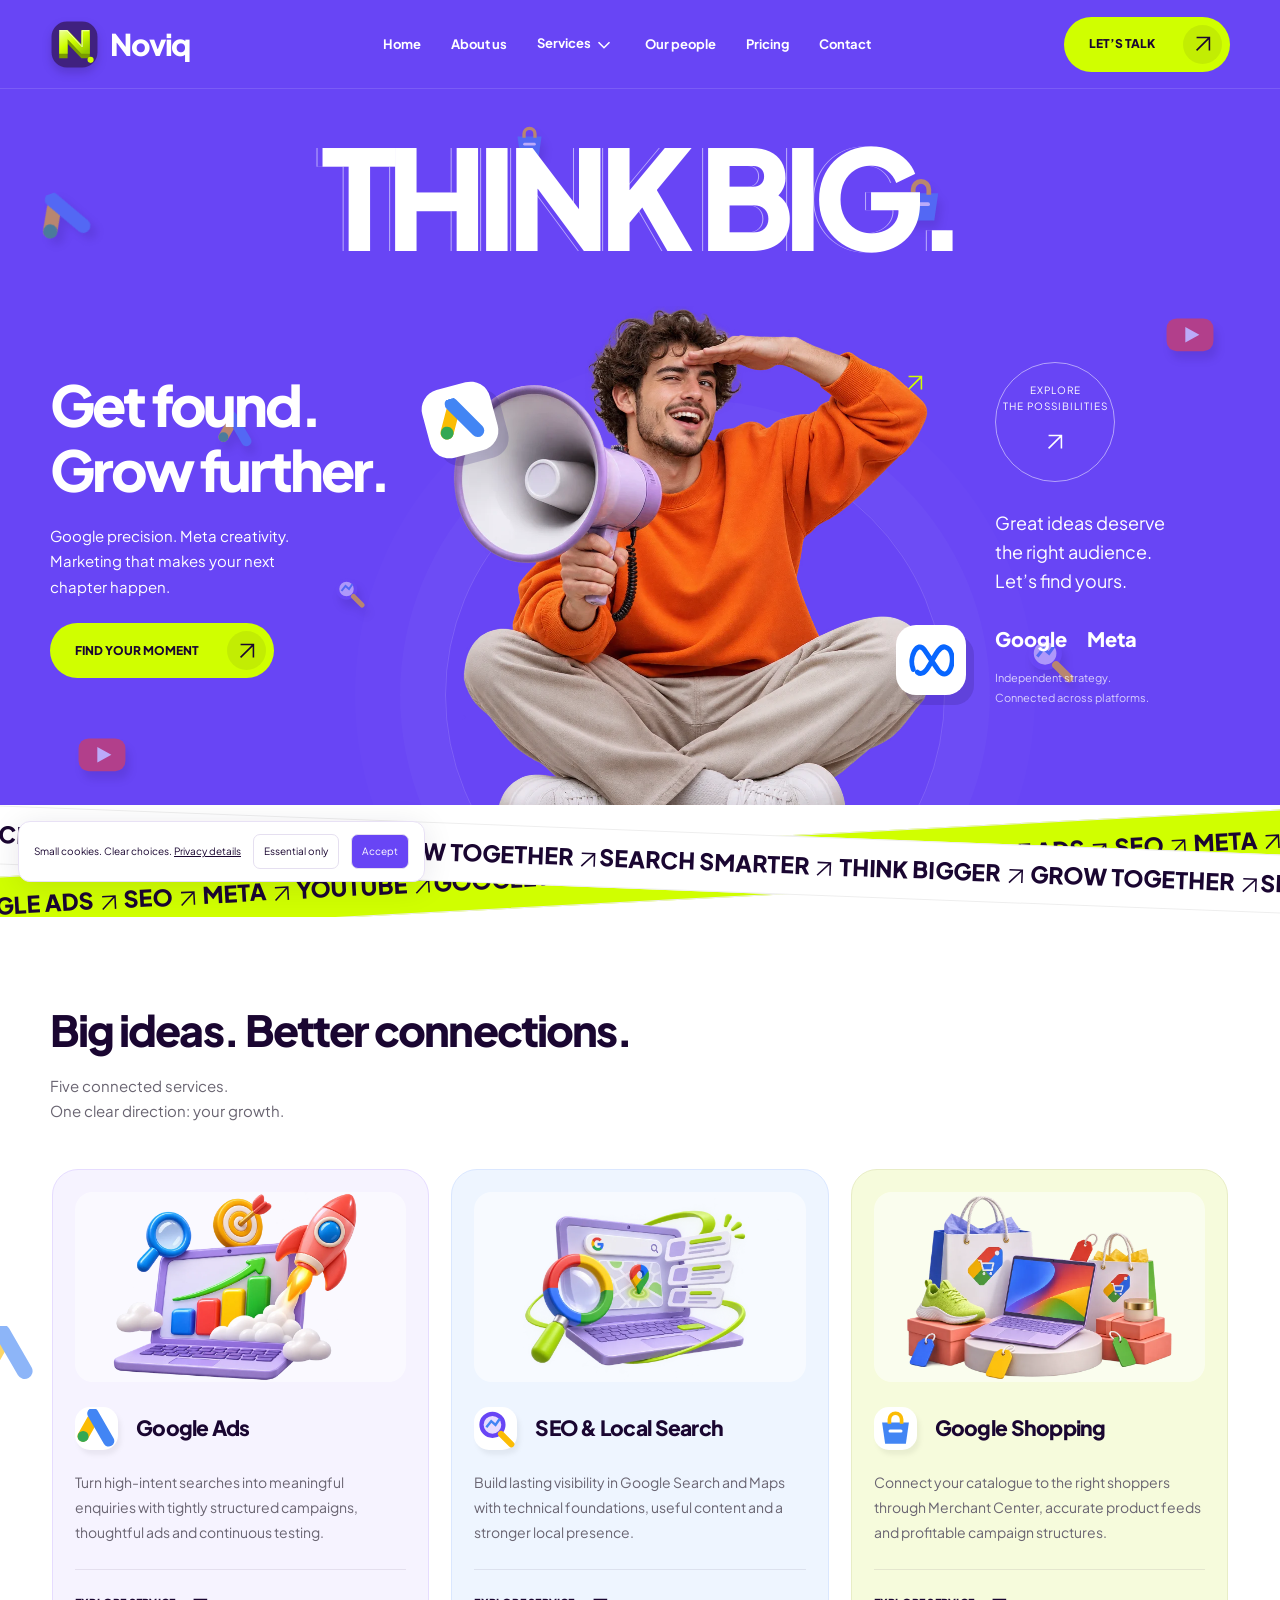
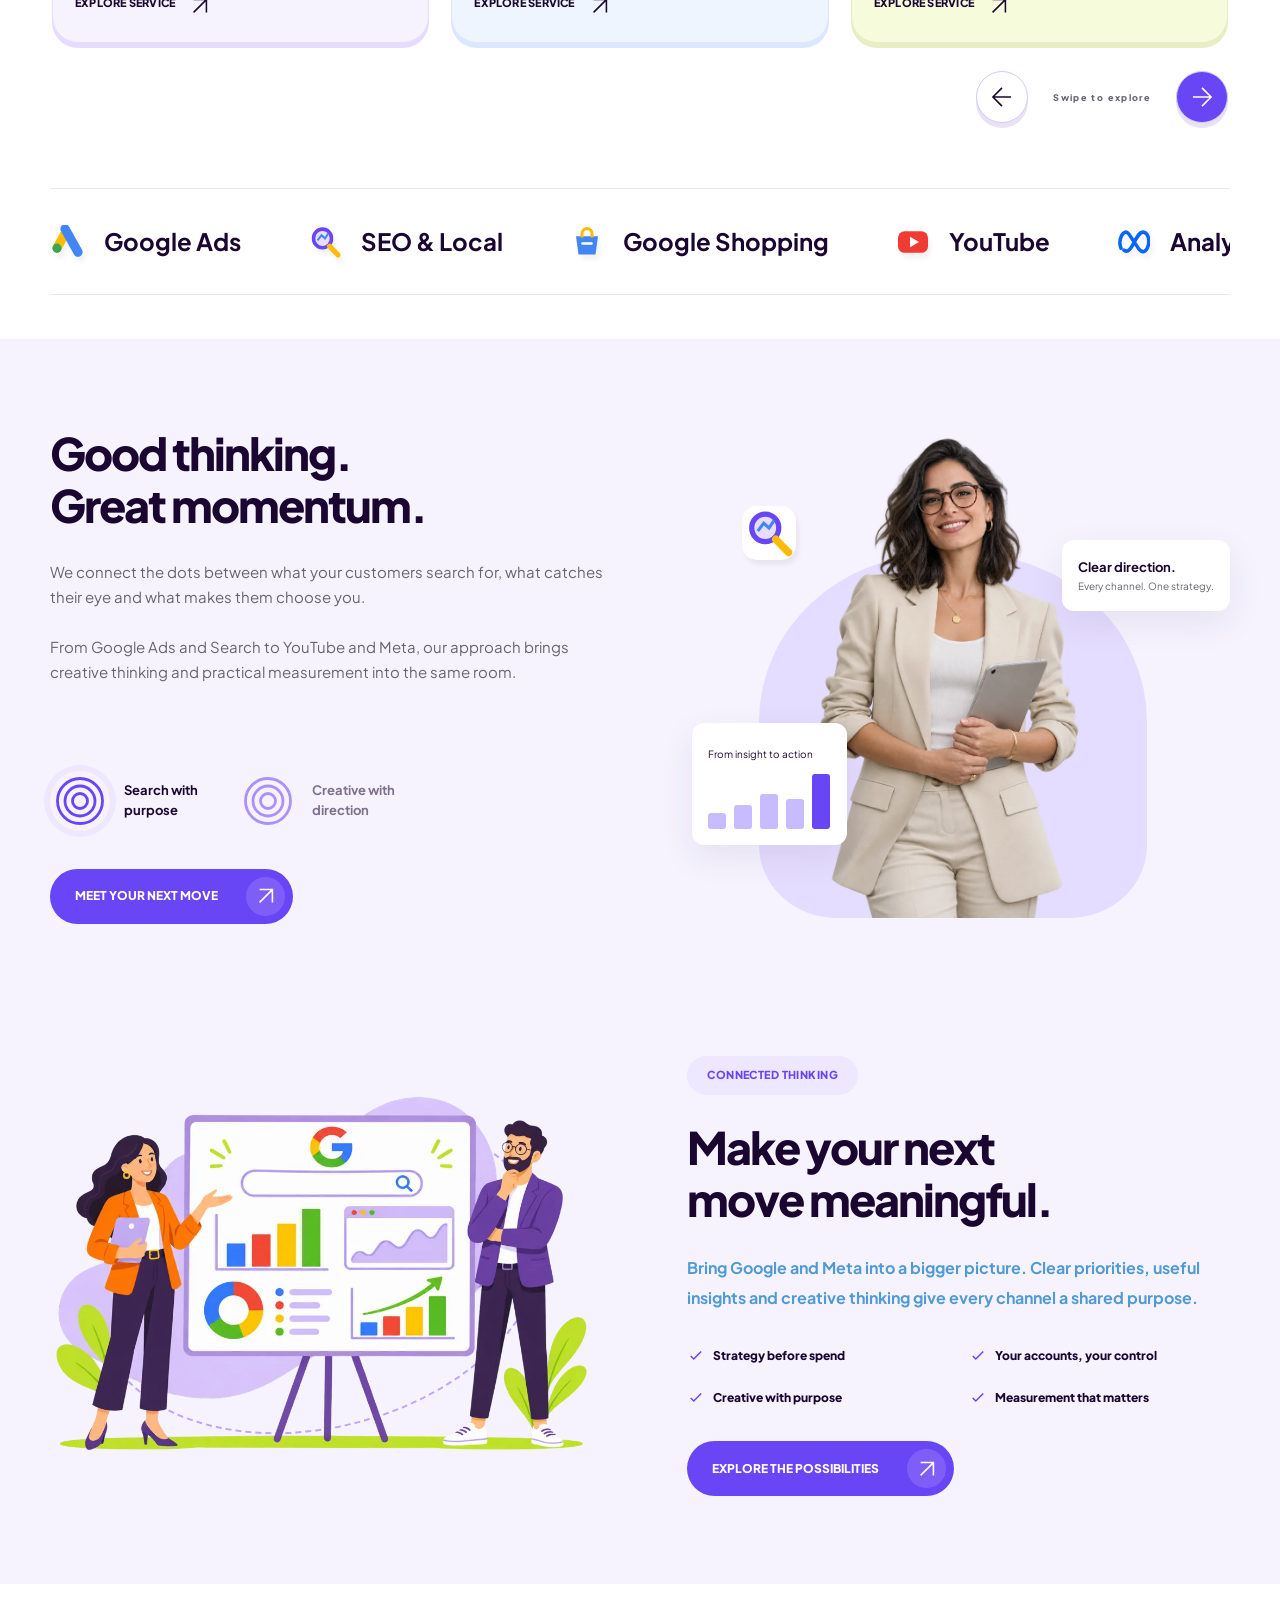
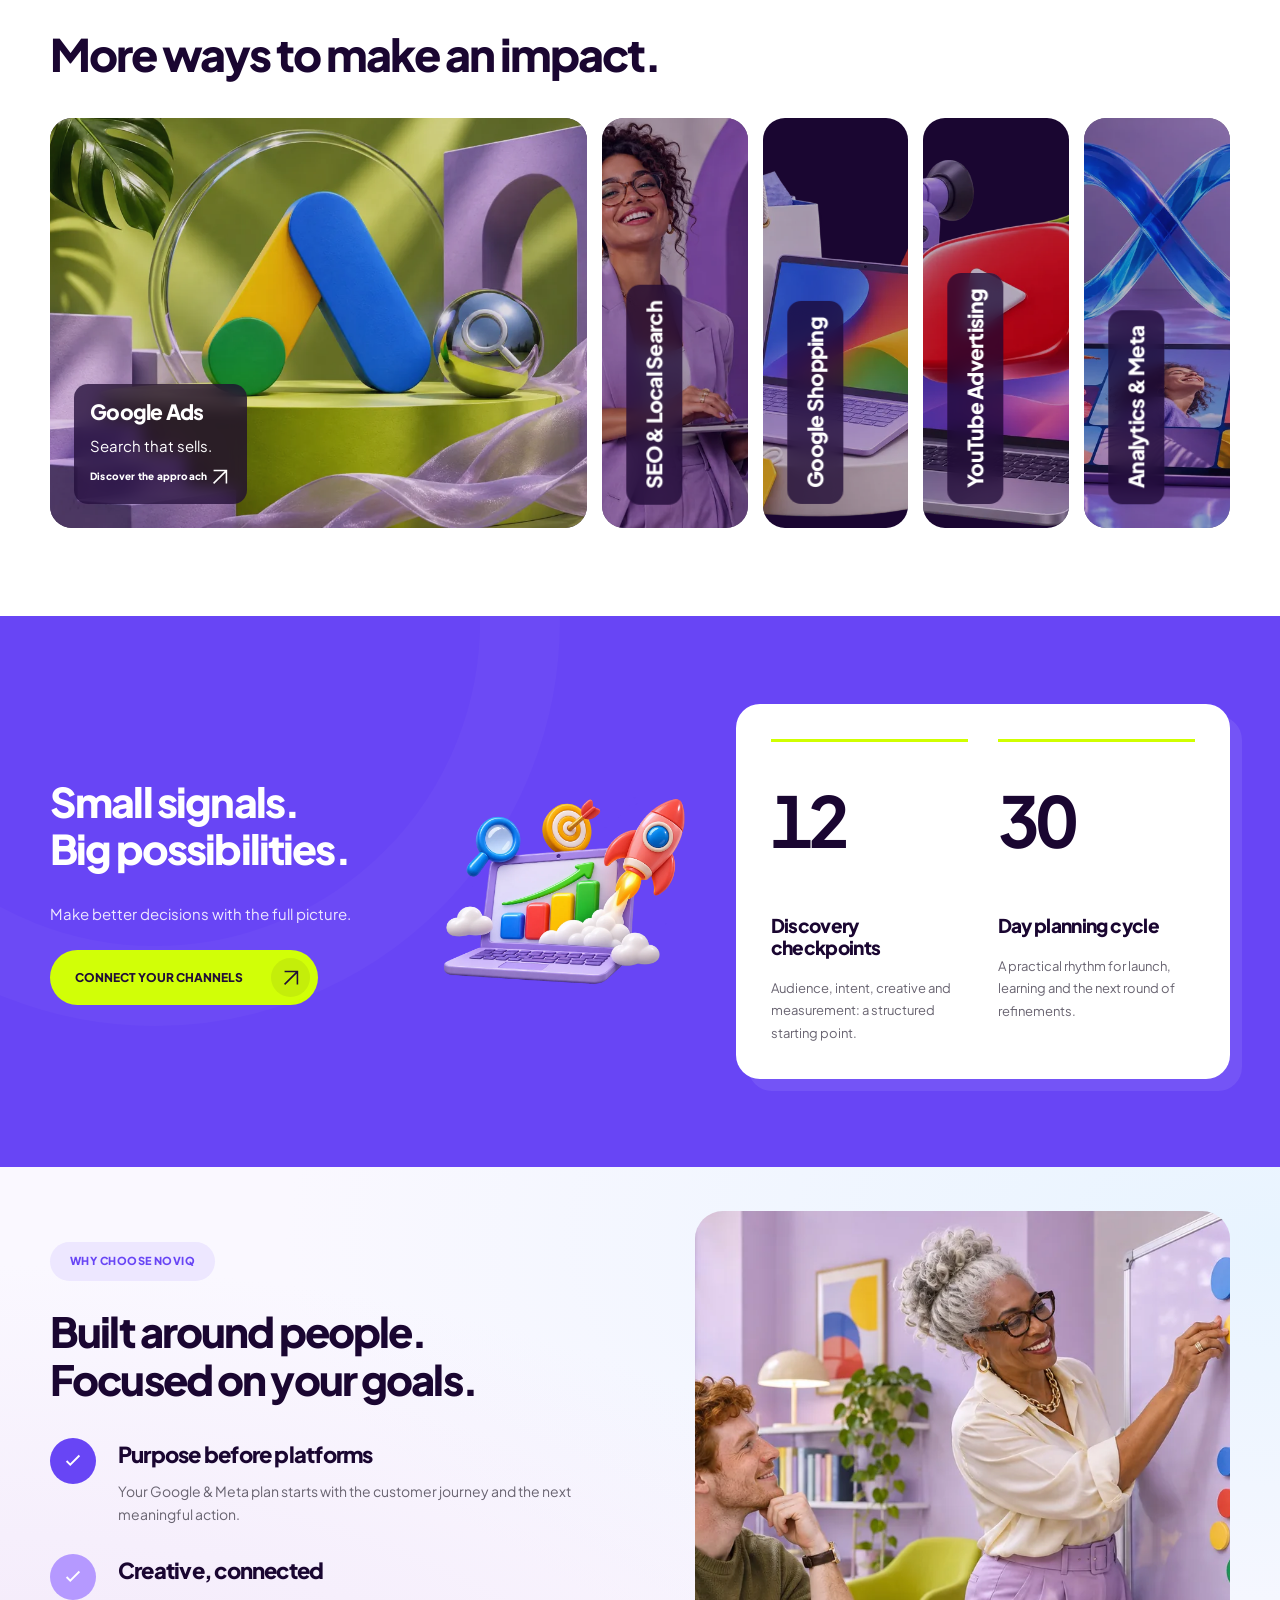
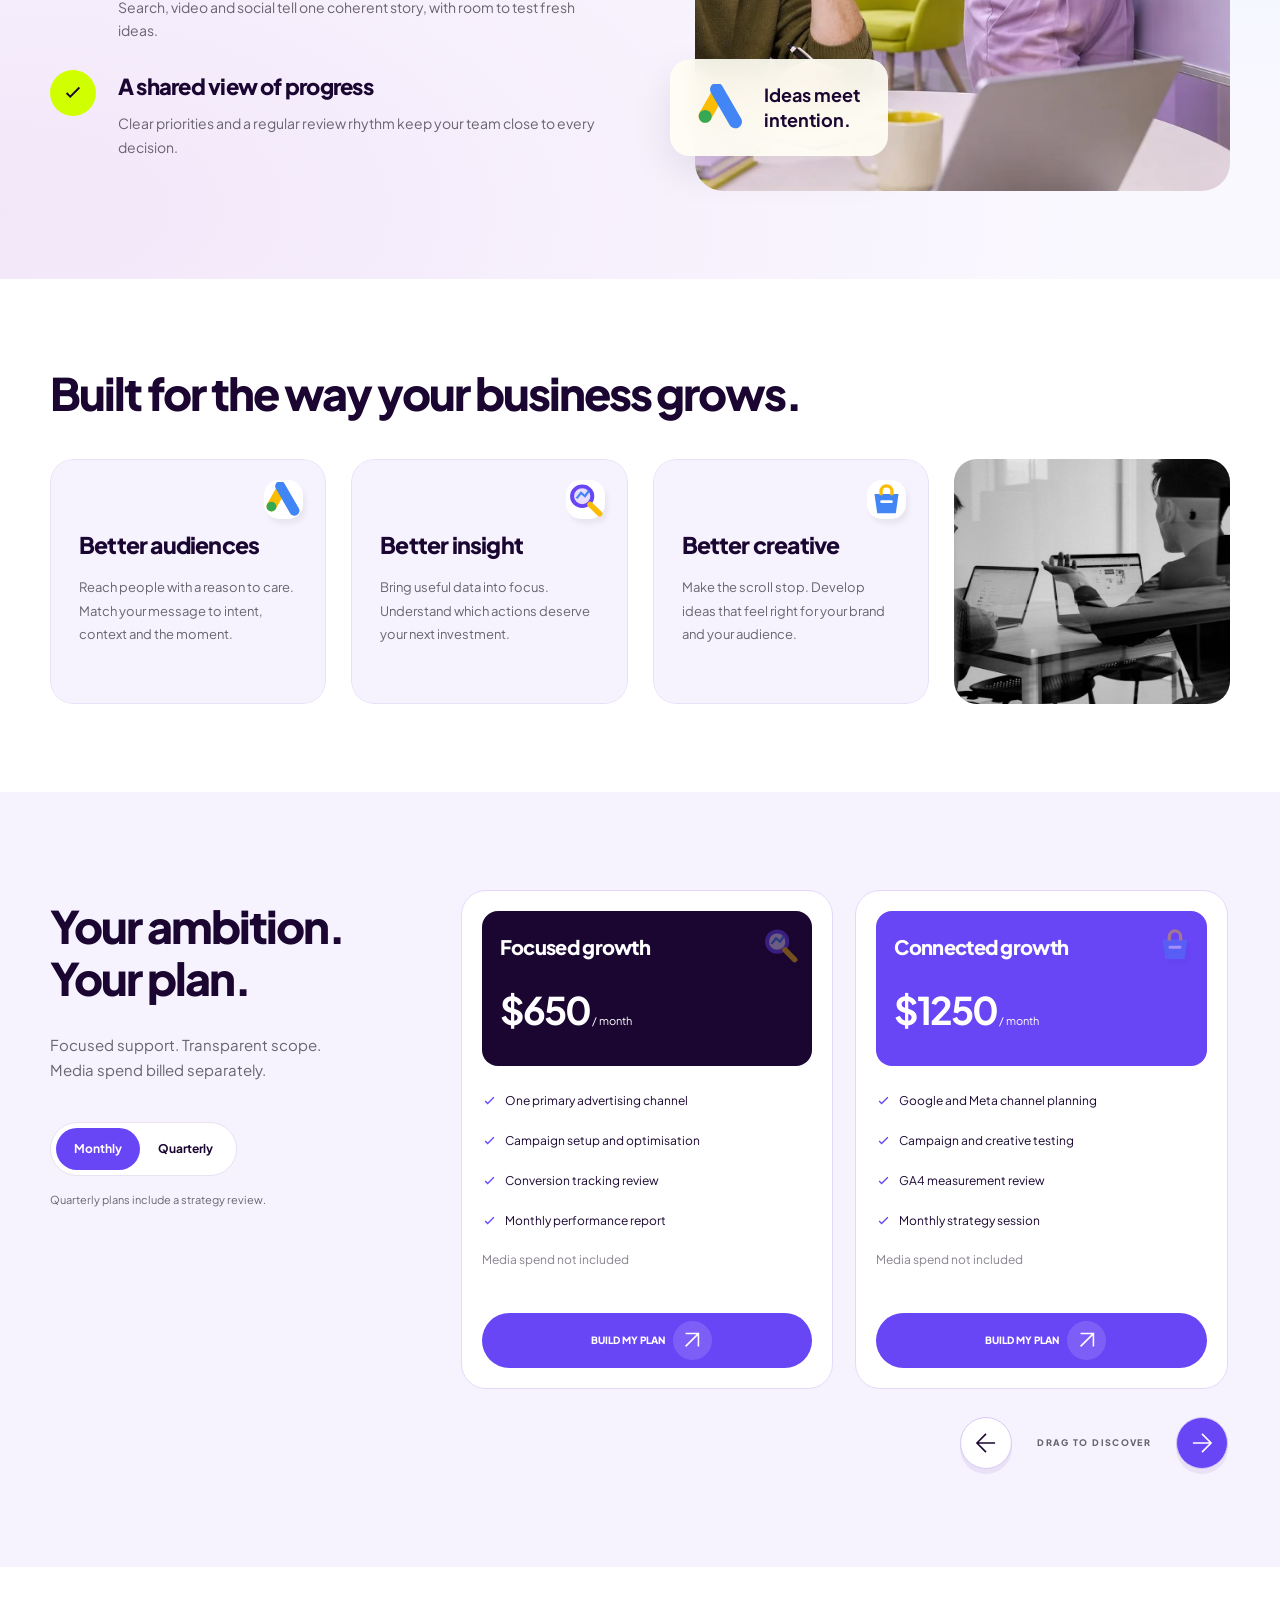
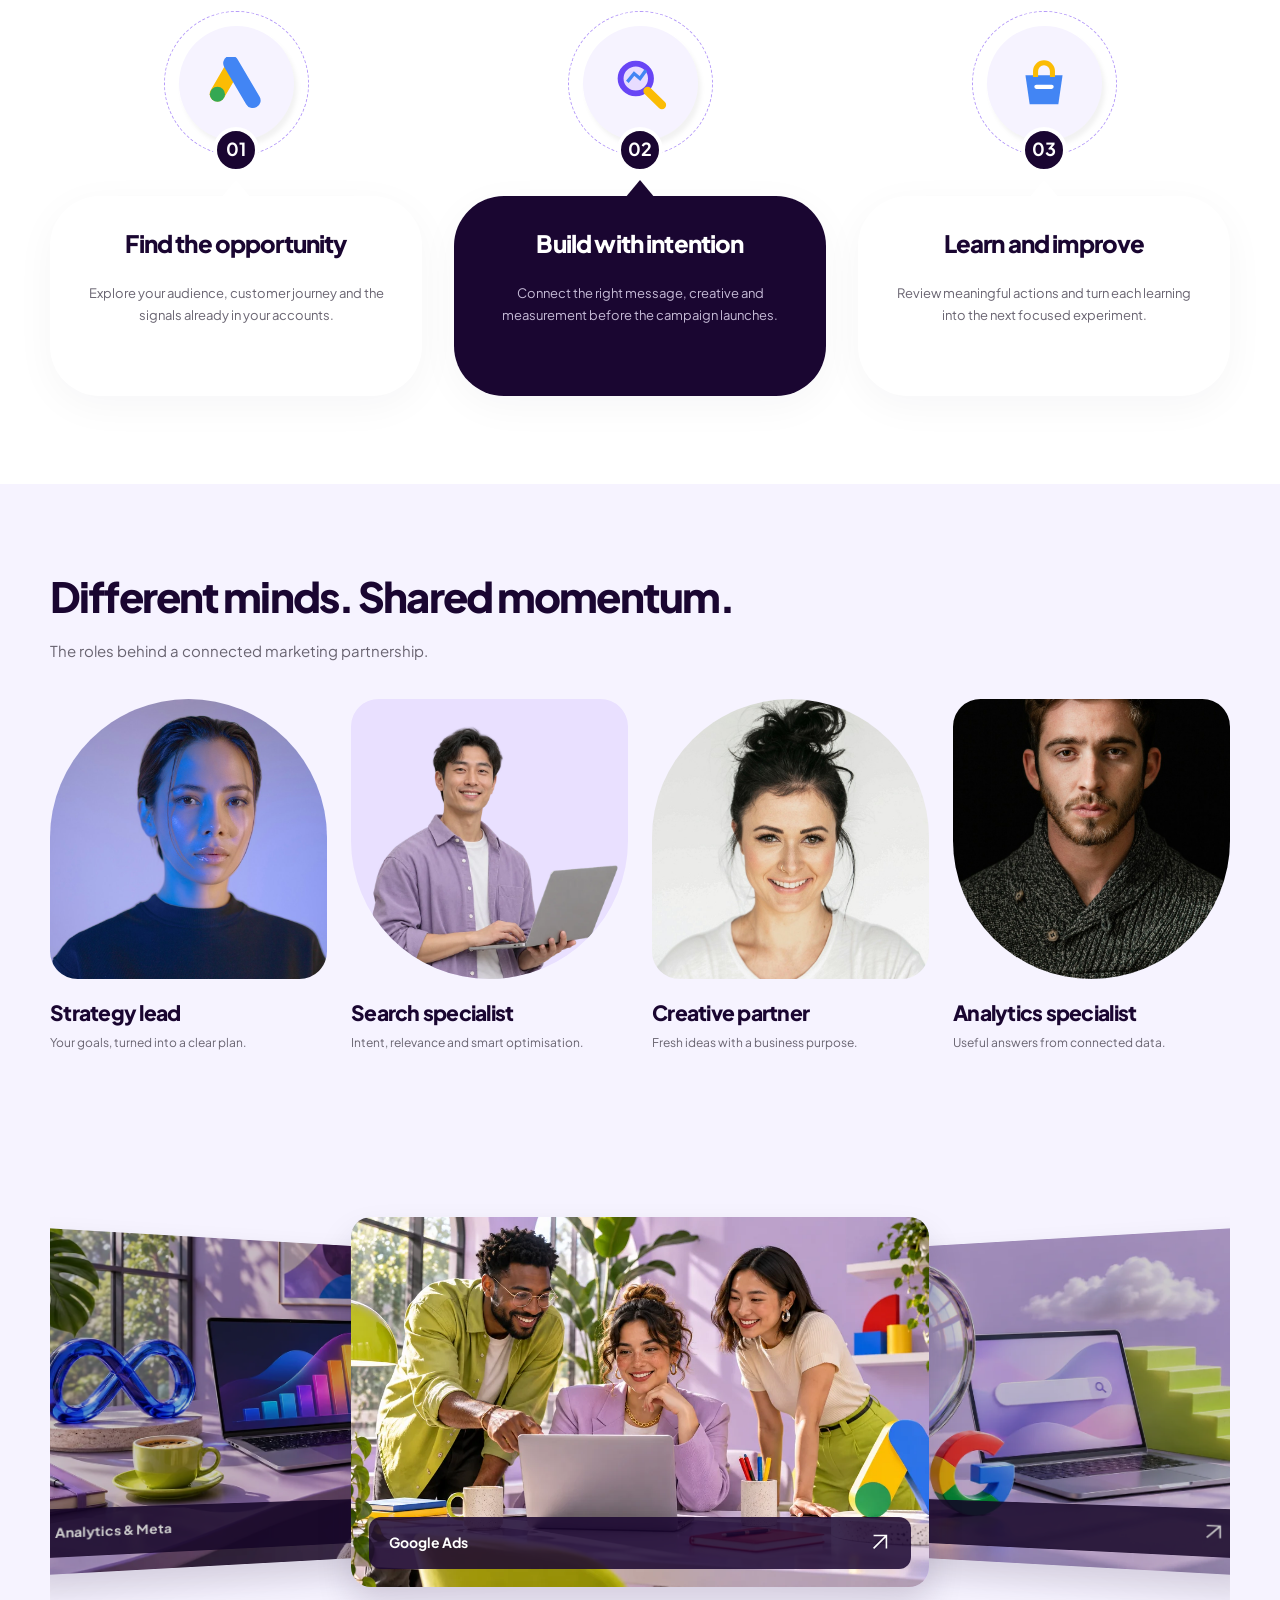
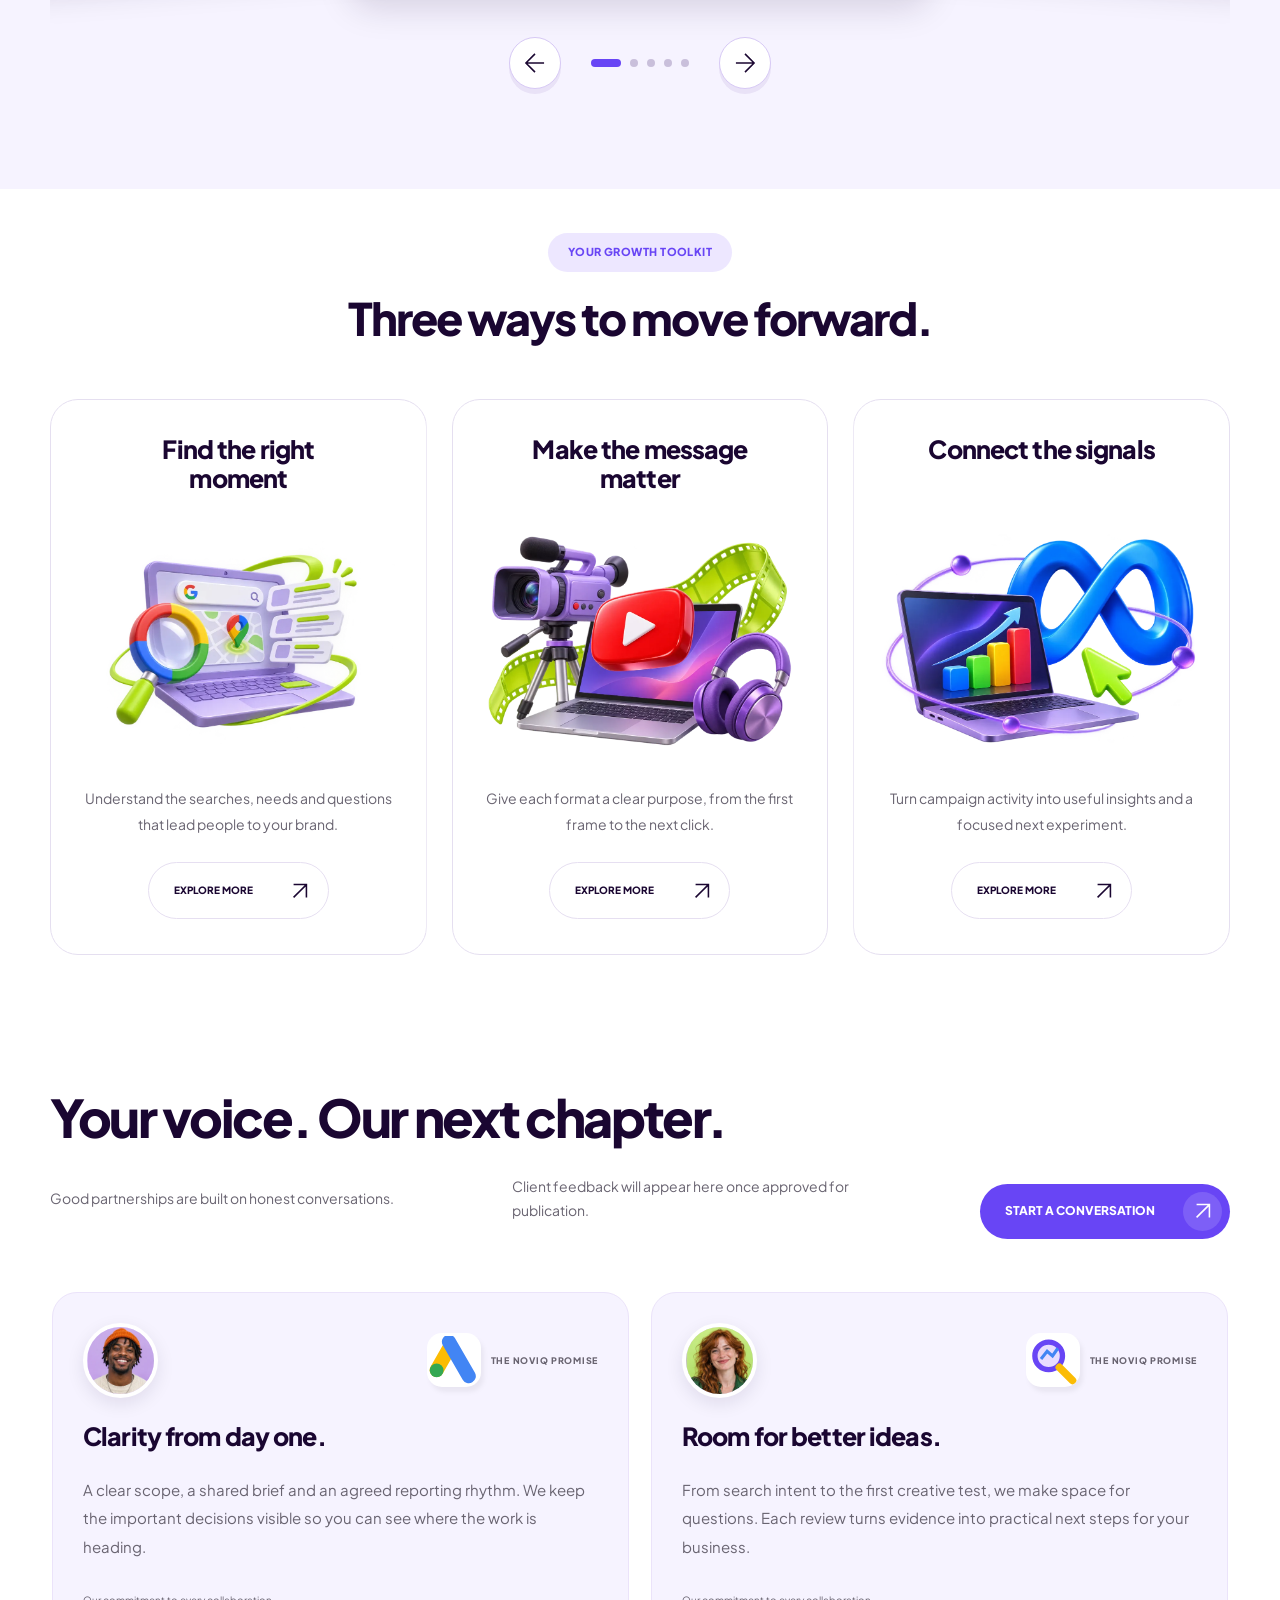
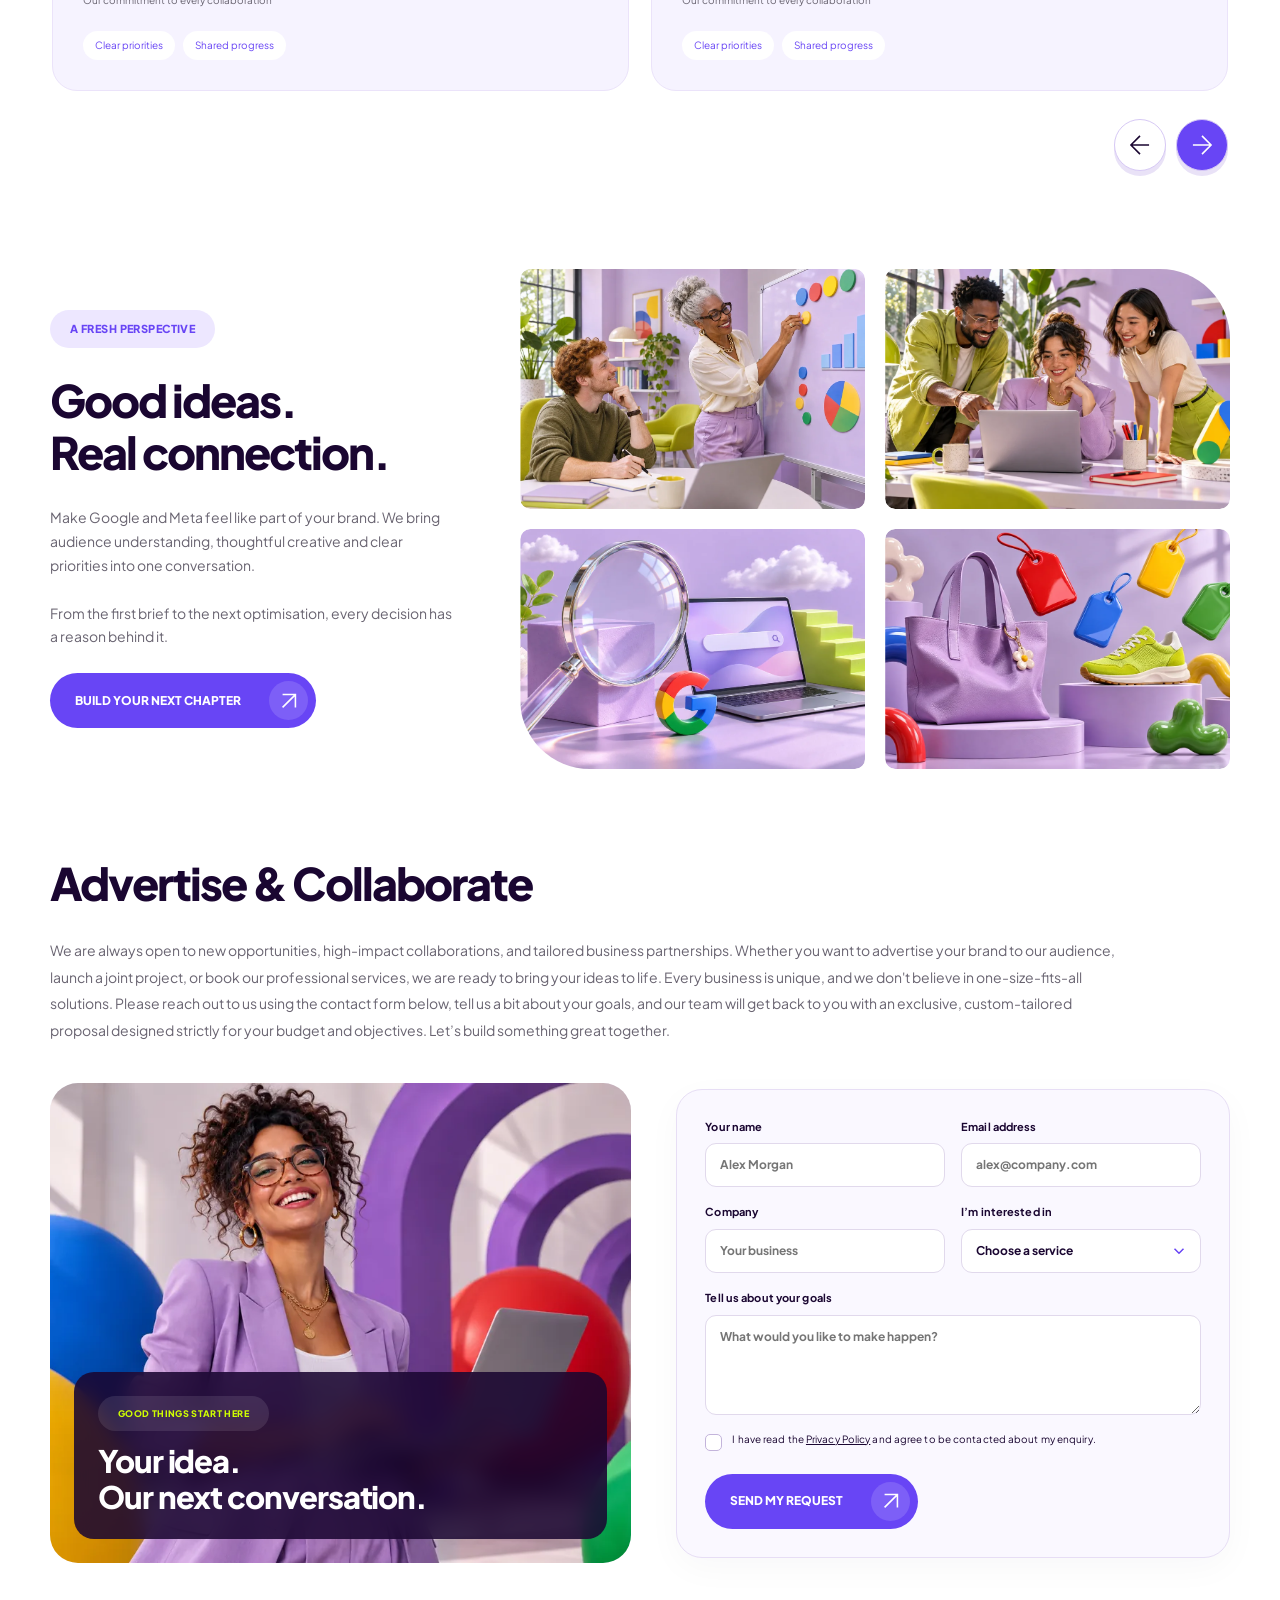
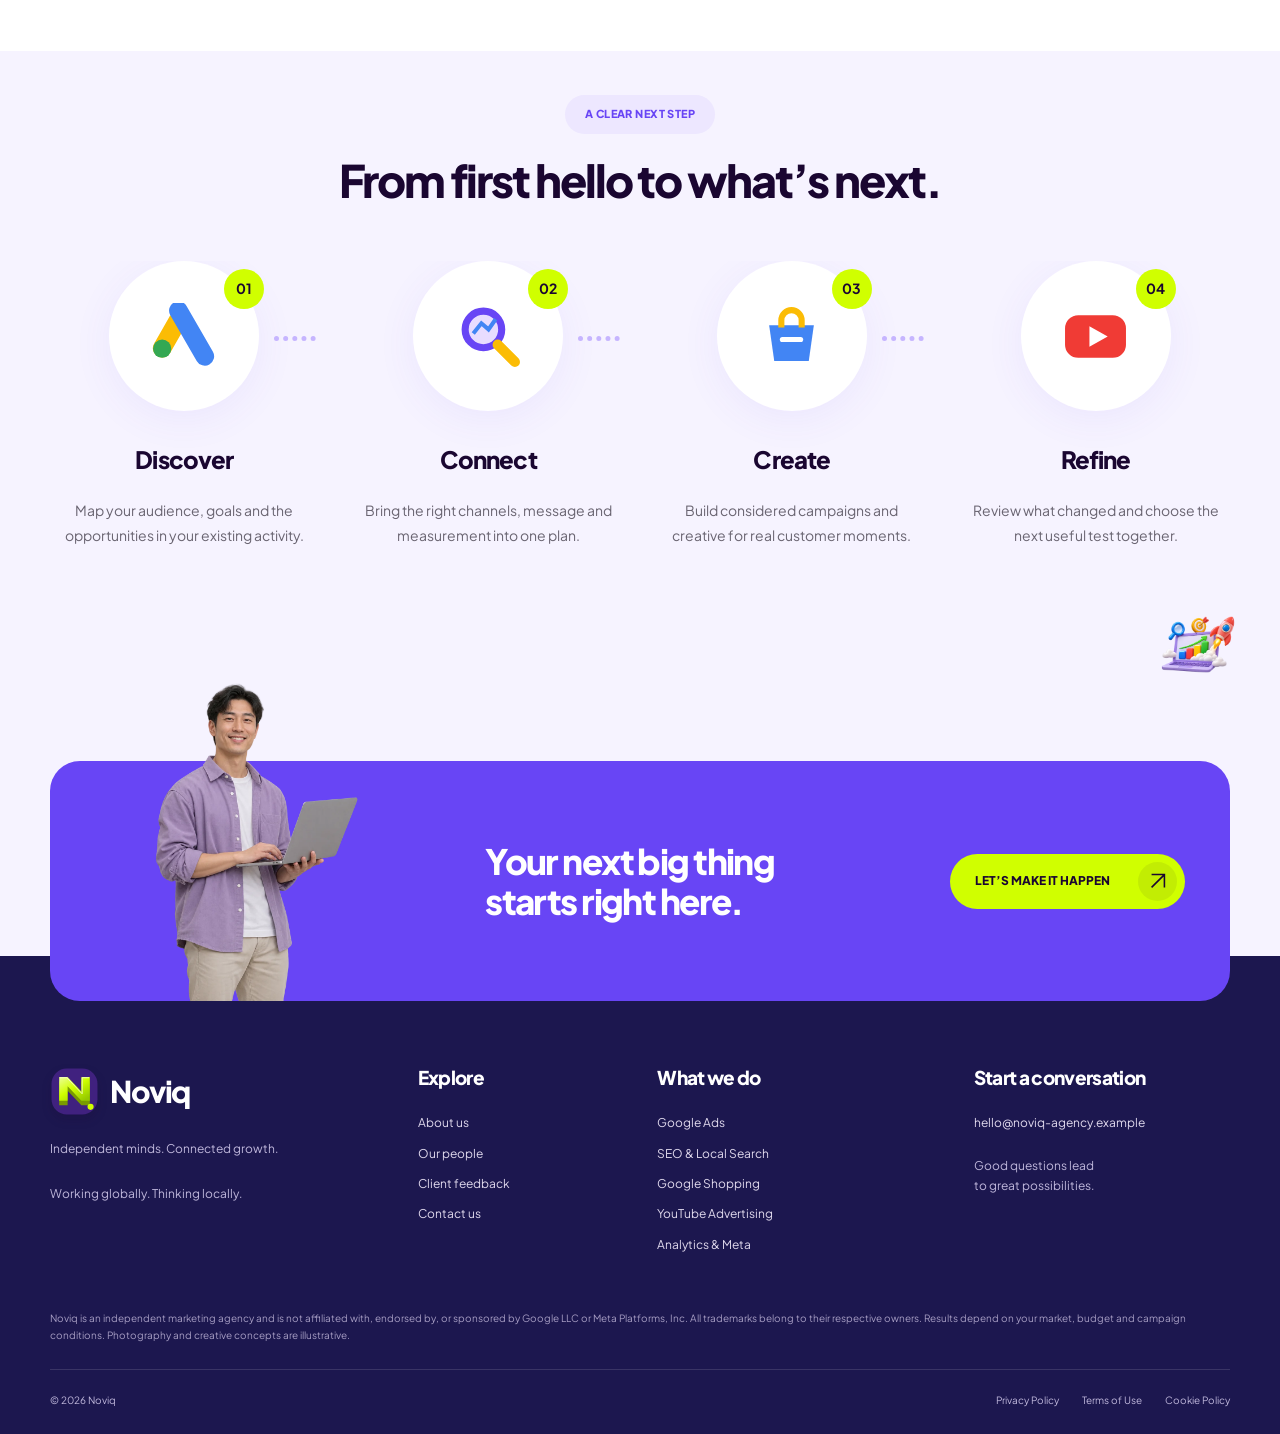
<file: index.html>
<!DOCTYPE html>

<html lang="en"><head><meta charset="utf-8"/><meta content="width=device-width,initial-scale=1" name="viewport"/><meta content="Independent Google and Meta marketing. Search, SEO, Shopping, YouTube and analytics, connected around your business." name="description"/><title>Noviq — Digital Growth</title><link href="assets/logo.svg" rel="icon"/><link href="assets/style.css" rel="stylesheet"/><script defer="" src="config/config.js"></script><script defer="" src="assets/app.js"></script></head><body><a class="skip" href="#main">Skip to content</a><div aria-hidden="true" class="page-transition"><span></span><span></span><span></span><span></span></div><header><div class="container header-inner"><a class="brand" href="index.html"><img alt="" data-logo="" src="assets/logo.svg"/><span data-company="">Noviq</span></a><nav aria-label="Main navigation" id="navigation"><a href="index.html">Home</a><a href="index.html#about">About us</a><div class="dropdown"><button aria-expanded="false" class="services-toggle">Services <span><svg aria-hidden="true" class="ui-icon" fill="none" stroke="currentColor" stroke-width="1.7" viewbox="0 0 24 24"><path d="m6 9 6 6 6-6"></path></svg></span></button><div class="drop-menu"><a href="google-ads.html"><span class="platform-icon"><img alt="" src="assets/platform-0.svg"/></span>Google Ads<svg aria-hidden="true" class="ui-icon" fill="none" stroke="currentColor" stroke-width="1.7" viewbox="0 0 24 24"><path d="M5 19 19 5M5 5h14v14"></path></svg></a><a href="seo.html"><span class="platform-icon"><img alt="" src="assets/platform-1.svg"/></span>SEO &amp; Local Search<svg aria-hidden="true" class="ui-icon" fill="none" stroke="currentColor" stroke-width="1.7" viewbox="0 0 24 24"><path d="M5 19 19 5M5 5h14v14"></path></svg></a><a href="shopping.html"><span class="platform-icon"><img alt="" src="assets/platform-2.svg"/></span>Google Shopping<svg aria-hidden="true" class="ui-icon" fill="none" stroke="currentColor" stroke-width="1.7" viewbox="0 0 24 24"><path d="M5 19 19 5M5 5h14v14"></path></svg></a><a href="youtube.html"><span class="platform-icon"><img alt="" src="assets/platform-3.svg"/></span>YouTube Advertising<svg aria-hidden="true" class="ui-icon" fill="none" stroke="currentColor" stroke-width="1.7" viewbox="0 0 24 24"><path d="M5 19 19 5M5 5h14v14"></path></svg></a><a href="analytics.html"><span class="platform-icon"><img alt="" src="assets/platform-4.svg"/></span>Analytics &amp; Meta<svg aria-hidden="true" class="ui-icon" fill="none" stroke="currentColor" stroke-width="1.7" viewbox="0 0 24 24"><path d="M5 19 19 5M5 5h14v14"></path></svg></a></div></div><a href="index.html#team">Our people</a><a href="index.html#pricing">Pricing</a><a href="index.html#contact">Contact</a><div aria-hidden="true" class="nav-art"><img alt="" class="nav-cloud" src="assets/cloud.webp"/><img alt="" class="concept-icon" src="assets/platform-0.svg"/><img alt="" class="concept-icon" src="assets/platform-1.svg"/><img alt="" class="concept-icon" src="assets/platform-2.svg"/><img alt="" class="concept-icon" src="assets/platform-3.svg"/><img alt="" class="concept-icon" src="assets/platform-4.svg"/></div></nav><a class="button lime header-cta" href="index.html#contact">LET’S TALK <span><svg aria-hidden="true" class="ui-icon" fill="none" stroke="currentColor" stroke-width="1.7" viewbox="0 0 24 24"><path d="M5 19 19 5M5 5h14v14"></path></svg></span></a><button aria-controls="navigation" aria-expanded="false" aria-label="Open navigation" class="menu-toggle"><i></i><i></i></button></div></header><section class="hero" id="main"><div aria-hidden="true" class="google-drift"><img alt="" class="drift d0" src="assets/platform-0.svg"/><img alt="" class="drift d1" src="assets/platform-1.svg"/><img alt="" class="drift d2" src="assets/platform-2.svg"/><img alt="" class="drift d3" src="assets/platform-3.svg"/><img alt="" class="drift d4" src="assets/platform-4.svg"/><img alt="" class="drift d5" src="assets/platform-0.svg"/><img alt="" class="drift d6" src="assets/platform-1.svg"/><img alt="" class="drift d7" src="assets/platform-2.svg"/><img alt="" class="drift d8" src="assets/platform-3.svg"/></div><div class="container"><div aria-hidden="true" class="hero-topline">THINK BIG.</div><div class="hero-grid"><div class="hero-copy"><h1>Get found.<br/>Grow further.</h1><p>Google precision. Meta creativity.<br/>Marketing that makes your next<br/>chapter happen.</p><a class="button lime" href="#contact">FIND YOUR MOMENT<span><svg aria-hidden="true" class="ui-icon" fill="none" stroke="currentColor" stroke-width="1.7" viewbox="0 0 24 24"><path d="M5 19 19 5M5 5h14v14"></path></svg></span></a></div><div class="hero-visual"><div class="orbit"></div><img alt="Creative strategist looking ahead with a megaphone" fetchpriority="high" src="assets/hero.webp"/><span class="float-badge google"><img alt="Google Ads" src="assets/platform-0.svg"/></span><span class="float-badge meta"><img alt="Meta" src="assets/platform-4.svg"/></span><span class="spark"><svg aria-hidden="true" class="ui-icon" fill="none" stroke="currentColor" stroke-width="1.7" viewbox="0 0 24 24"><path d="M5 19 19 5M5 5h14v14"></path></svg></span></div><div class="hero-note"><a class="circle-link" href="#services">EXPLORE<br/>THE POSSIBILITIES <b><svg aria-hidden="true" class="ui-icon" fill="none" stroke="currentColor" stroke-width="1.7" viewbox="0 0 24 24"><path d="M5 19 19 5M5 5h14v14"></path></svg></b></a><p>Great ideas deserve<br/>the right audience.<br/>Let’s find yours.</p><div class="platform-mini"><span>Google</span><span>Meta</span></div><small>Independent strategy.<br/>Connected across platforms.</small></div></div></div></section><div aria-hidden="true" class="marquees"><div class="marquee"><span>SEARCH SMARTER <svg aria-hidden="true" class="ui-icon" fill="none" stroke="currentColor" stroke-width="1.7" viewbox="0 0 24 24"><path d="M5 19 19 5M5 5h14v14"></path></svg> THINK BIGGER <svg aria-hidden="true" class="ui-icon" fill="none" stroke="currentColor" stroke-width="1.7" viewbox="0 0 24 24"><path d="M5 19 19 5M5 5h14v14"></path></svg> GROW TOGETHER <svg aria-hidden="true" class="ui-icon" fill="none" stroke="currentColor" stroke-width="1.7" viewbox="0 0 24 24"><path d="M5 19 19 5M5 5h14v14"></path></svg> </span><span>SEARCH SMARTER <svg aria-hidden="true" class="ui-icon" fill="none" stroke="currentColor" stroke-width="1.7" viewbox="0 0 24 24"><path d="M5 19 19 5M5 5h14v14"></path></svg> THINK BIGGER <svg aria-hidden="true" class="ui-icon" fill="none" stroke="currentColor" stroke-width="1.7" viewbox="0 0 24 24"><path d="M5 19 19 5M5 5h14v14"></path></svg> GROW TOGETHER <svg aria-hidden="true" class="ui-icon" fill="none" stroke="currentColor" stroke-width="1.7" viewbox="0 0 24 24"><path d="M5 19 19 5M5 5h14v14"></path></svg> </span><span>SEARCH SMARTER <svg aria-hidden="true" class="ui-icon" fill="none" stroke="currentColor" stroke-width="1.7" viewbox="0 0 24 24"><path d="M5 19 19 5M5 5h14v14"></path></svg> THINK BIGGER <svg aria-hidden="true" class="ui-icon" fill="none" stroke="currentColor" stroke-width="1.7" viewbox="0 0 24 24"><path d="M5 19 19 5M5 5h14v14"></path></svg> GROW TOGETHER <svg aria-hidden="true" class="ui-icon" fill="none" stroke="currentColor" stroke-width="1.7" viewbox="0 0 24 24"><path d="M5 19 19 5M5 5h14v14"></path></svg> </span><span>SEARCH SMARTER <svg aria-hidden="true" class="ui-icon" fill="none" stroke="currentColor" stroke-width="1.7" viewbox="0 0 24 24"><path d="M5 19 19 5M5 5h14v14"></path></svg> THINK BIGGER <svg aria-hidden="true" class="ui-icon" fill="none" stroke="currentColor" stroke-width="1.7" viewbox="0 0 24 24"><path d="M5 19 19 5M5 5h14v14"></path></svg> GROW TOGETHER <svg aria-hidden="true" class="ui-icon" fill="none" stroke="currentColor" stroke-width="1.7" viewbox="0 0 24 24"><path d="M5 19 19 5M5 5h14v14"></path></svg> </span></div><div class="marquee lime"><span>GOOGLE ADS <svg aria-hidden="true" class="ui-icon" fill="none" stroke="currentColor" stroke-width="1.7" viewbox="0 0 24 24"><path d="M5 19 19 5M5 5h14v14"></path></svg> SEO <svg aria-hidden="true" class="ui-icon" fill="none" stroke="currentColor" stroke-width="1.7" viewbox="0 0 24 24"><path d="M5 19 19 5M5 5h14v14"></path></svg> META <svg aria-hidden="true" class="ui-icon" fill="none" stroke="currentColor" stroke-width="1.7" viewbox="0 0 24 24"><path d="M5 19 19 5M5 5h14v14"></path></svg> YOUTUBE <svg aria-hidden="true" class="ui-icon" fill="none" stroke="currentColor" stroke-width="1.7" viewbox="0 0 24 24"><path d="M5 19 19 5M5 5h14v14"></path></svg> </span><span>GOOGLE ADS <svg aria-hidden="true" class="ui-icon" fill="none" stroke="currentColor" stroke-width="1.7" viewbox="0 0 24 24"><path d="M5 19 19 5M5 5h14v14"></path></svg> SEO <svg aria-hidden="true" class="ui-icon" fill="none" stroke="currentColor" stroke-width="1.7" viewbox="0 0 24 24"><path d="M5 19 19 5M5 5h14v14"></path></svg> META <svg aria-hidden="true" class="ui-icon" fill="none" stroke="currentColor" stroke-width="1.7" viewbox="0 0 24 24"><path d="M5 19 19 5M5 5h14v14"></path></svg> YOUTUBE <svg aria-hidden="true" class="ui-icon" fill="none" stroke="currentColor" stroke-width="1.7" viewbox="0 0 24 24"><path d="M5 19 19 5M5 5h14v14"></path></svg> </span><span>GOOGLE ADS <svg aria-hidden="true" class="ui-icon" fill="none" stroke="currentColor" stroke-width="1.7" viewbox="0 0 24 24"><path d="M5 19 19 5M5 5h14v14"></path></svg> SEO <svg aria-hidden="true" class="ui-icon" fill="none" stroke="currentColor" stroke-width="1.7" viewbox="0 0 24 24"><path d="M5 19 19 5M5 5h14v14"></path></svg> META <svg aria-hidden="true" class="ui-icon" fill="none" stroke="currentColor" stroke-width="1.7" viewbox="0 0 24 24"><path d="M5 19 19 5M5 5h14v14"></path></svg> YOUTUBE <svg aria-hidden="true" class="ui-icon" fill="none" stroke="currentColor" stroke-width="1.7" viewbox="0 0 24 24"><path d="M5 19 19 5M5 5h14v14"></path></svg> </span><span>GOOGLE ADS <svg aria-hidden="true" class="ui-icon" fill="none" stroke="currentColor" stroke-width="1.7" viewbox="0 0 24 24"><path d="M5 19 19 5M5 5h14v14"></path></svg> SEO <svg aria-hidden="true" class="ui-icon" fill="none" stroke="currentColor" stroke-width="1.7" viewbox="0 0 24 24"><path d="M5 19 19 5M5 5h14v14"></path></svg> META <svg aria-hidden="true" class="ui-icon" fill="none" stroke="currentColor" stroke-width="1.7" viewbox="0 0 24 24"><path d="M5 19 19 5M5 5h14v14"></path></svg> YOUTUBE <svg aria-hidden="true" class="ui-icon" fill="none" stroke="currentColor" stroke-width="1.7" viewbox="0 0 24 24"><path d="M5 19 19 5M5 5h14v14"></path></svg> </span></div></div><section class="section" id="services"><img alt="" class="edge-decoration" src="assets/platform-0.svg"/><div class="container"><div class="section-heading" data-reveal=""><h2 data-heading="">Big ideas. Better connections.</h2><p>Five connected services.<br/>One clear direction: your growth.</p></div><div class="carousel" data-carousel=""><div class="carousel-track"><article class="service-card"><div class="service-art"><img alt="" loading="lazy" src="assets/rocket.webp"/></div><div><span class="platform-icon icon-0" style="--icon:#4285f4"><img alt="" loading="lazy" src="assets/platform-0.svg"/></span><h3>Google Ads</h3></div><p>Turn high-intent searches into meaningful enquiries with tightly structured campaigns, thoughtful ads and continuous testing.</p><a class="text-link" href="google-ads.html">EXPLORE SERVICE <span><svg aria-hidden="true" class="ui-icon" fill="none" stroke="currentColor" stroke-width="1.7" viewbox="0 0 24 24"><path d="M5 19 19 5M5 5h14v14"></path></svg></span></a></article><article class="service-card"><div class="service-art"><img alt="" loading="lazy" src="assets/seo.webp"/></div><div><span class="platform-icon icon-1" style="--icon:#34a853"><img alt="" loading="lazy" src="assets/platform-1.svg"/></span><h3>SEO &amp; Local Search</h3></div><p>Build lasting visibility in Google Search and Maps with technical foundations, useful content and a stronger local presence.</p><a class="text-link" href="seo.html">EXPLORE SERVICE <span><svg aria-hidden="true" class="ui-icon" fill="none" stroke="currentColor" stroke-width="1.7" viewbox="0 0 24 24"><path d="M5 19 19 5M5 5h14v14"></path></svg></span></a></article><article class="service-card"><div class="service-art"><img alt="" loading="lazy" src="assets/shopping.webp"/></div><div><span class="platform-icon icon-2" style="--icon:#fbbc05"><img alt="" loading="lazy" src="assets/platform-2.svg"/></span><h3>Google Shopping</h3></div><p>Connect your catalogue to the right shoppers through Merchant Center, accurate product feeds and profitable campaign structures.</p><a class="text-link" href="shopping.html">EXPLORE SERVICE <span><svg aria-hidden="true" class="ui-icon" fill="none" stroke="currentColor" stroke-width="1.7" viewbox="0 0 24 24"><path d="M5 19 19 5M5 5h14v14"></path></svg></span></a></article><article class="service-card"><div class="service-art"><img alt="" loading="lazy" src="assets/youtube.webp"/></div><div><span class="platform-icon icon-3" style="--icon:#ea4335"><img alt="" loading="lazy" src="assets/platform-3.svg"/></span><h3>YouTube Advertising</h3></div><p>Create memorable moments with video campaigns that connect audience insight, compelling creative and clear measurement.</p><a class="text-link" href="youtube.html">EXPLORE SERVICE <span><svg aria-hidden="true" class="ui-icon" fill="none" stroke="currentColor" stroke-width="1.7" viewbox="0 0 24 24"><path d="M5 19 19 5M5 5h14v14"></path></svg></span></a></article><article class="service-card"><div class="service-art"><img alt="" loading="lazy" src="assets/analytics.webp"/></div><div><span class="platform-icon icon-4" style="--icon:#0866ff"><img alt="" loading="lazy" src="assets/platform-4.svg"/></span><h3>Analytics &amp; Meta</h3></div><p>Bring GA4, Tag Manager and Meta campaigns together for a clearer view of what drives your next customer.</p><a class="text-link" href="analytics.html">EXPLORE SERVICE <span><svg aria-hidden="true" class="ui-icon" fill="none" stroke="currentColor" stroke-width="1.7" viewbox="0 0 24 24"><path d="M5 19 19 5M5 5h14v14"></path></svg></span></a></article></div><div class="carousel-controls"><button aria-label="Previous service" data-prev=""><svg aria-hidden="true" class="ui-icon" fill="none" stroke="currentColor" stroke-width="1.7" viewbox="0 0 24 24"><path d="M5 19 19 5M5 5h14v14"></path></svg></button><span>Swipe to explore</span><button aria-label="Next service" data-next=""><svg aria-hidden="true" class="ui-icon" fill="none" stroke="currentColor" stroke-width="1.7" viewbox="0 0 24 24"><path d="M5 19 19 5M5 5h14v14"></path></svg></button></div></div><div class="platform-strip"><div class="platform-runner"><div class="platform-group"><span class="platform-icon"><img alt="" src="assets/platform-0.svg"/></span><b>Google Ads</b><span class="platform-icon"><img alt="" src="assets/platform-1.svg"/></span><b>SEO &amp; Local</b><span class="platform-icon"><img alt="" src="assets/platform-2.svg"/></span><b>Google Shopping</b><span class="platform-icon"><img alt="" src="assets/platform-3.svg"/></span><b>YouTube</b><span class="platform-icon"><img alt="" src="assets/platform-4.svg"/></span><b>Analytics &amp; Meta</b></div><div aria-hidden="true" class="platform-group"><span class="platform-icon"><img alt="" src="assets/platform-0.svg"/></span><b>Google Ads</b><span class="platform-icon"><img alt="" src="assets/platform-1.svg"/></span><b>SEO &amp; Local</b><span class="platform-icon"><img alt="" src="assets/platform-2.svg"/></span><b>Google Shopping</b><span class="platform-icon"><img alt="" src="assets/platform-3.svg"/></span><b>YouTube</b><span class="platform-icon"><img alt="" src="assets/platform-4.svg"/></span><b>Analytics &amp; Meta</b></div></div></div></div></section><section class="section pale" id="about"><div class="container split"><div data-reveal=""><h2 data-heading="">Good thinking.<br/>Great momentum.</h2><div id="about-panel" role="tabpanel"><p>We connect the dots between what your customers search for, what catches their eye and what makes them choose you.</p><p>From Google Ads and Search to YouTube and Meta, our approach brings creative thinking and practical measurement into the same room.</p></div><div aria-label="Our approach" class="rings" role="tablist"><button aria-controls="about-panel" aria-selected="true" data-about-tab="0" role="tab" type="button"><b><svg aria-hidden="true" fill="none" height="64" stroke="currentColor" stroke-width="3" viewbox="0 0 64 64" width="64"><circle cx="32" cy="32" r="24"></circle><circle cx="32" cy="32" r="16"></circle><circle cx="32" cy="32" r="8"></circle></svg></b><span>Search with<br/>purpose</span></button><button aria-controls="about-panel" aria-selected="false" data-about-tab="1" role="tab" type="button"><b><svg aria-hidden="true" fill="none" height="64" stroke="currentColor" stroke-width="3" viewbox="0 0 64 64" width="64"><circle cx="32" cy="32" r="24"></circle><circle cx="32" cy="32" r="16"></circle><circle cx="32" cy="32" r="8"></circle></svg></b><span>Creative with<br/>direction</span></button></div><a class="button" href="#services">MEET YOUR NEXT MOVE<span><svg aria-hidden="true" class="ui-icon" fill="none" stroke="currentColor" stroke-width="1.7" viewbox="0 0 24 24"><path d="M5 19 19 5M5 5h14v14"></path></svg></span></a></div><div class="portrait-composition" data-reveal=""><div class="blob"></div><img alt="Creative professional holding a tablet" loading="lazy" src="assets/director.webp"/><div class="floating-label"><b>Clear direction.</b><span>Every channel. One strategy.</span></div><div class="chart-card"><small>From insight to action</small><div class="bars"><i></i><i></i><i></i><i></i><i></i></div></div><span class="platform-icon icon-1" style="--icon:#34a853"><img alt="" loading="lazy" src="assets/platform-1.svg"/></span></div></div></section><section class="section reference-section pale" id="inspiration-1"><div class="container"><div class="split reference-feature"><div class="reference-visual"><div class="reference-orbit"></div><img alt="Marketing specialists reviewing a campaign together" loading="lazy" src="assets/strategy.webp"/></div><div><span class="section-tag">CONNECTED THINKING</span><h2 data-heading="">Make your next<br/>move meaningful.</h2><p class="blue-lead">Bring Google and Meta into a bigger picture. Clear priorities, useful insights and creative thinking give every channel a shared purpose.</p><div class="check-grid"><span><svg aria-hidden="true" class="ui-icon" fill="none" stroke="currentColor" stroke-width="2" viewbox="0 0 24 24"><path d="m5 12 4 4L19 6"></path></svg>Strategy before spend</span><span><svg aria-hidden="true" class="ui-icon" fill="none" stroke="currentColor" stroke-width="2" viewbox="0 0 24 24"><path d="m5 12 4 4L19 6"></path></svg>Your accounts, your control</span><span><svg aria-hidden="true" class="ui-icon" fill="none" stroke="currentColor" stroke-width="2" viewbox="0 0 24 24"><path d="m5 12 4 4L19 6"></path></svg>Creative with purpose</span><span><svg aria-hidden="true" class="ui-icon" fill="none" stroke="currentColor" stroke-width="2" viewbox="0 0 24 24"><path d="m5 12 4 4L19 6"></path></svg>Measurement that matters</span></div><a class="button" href="index.html#contact">EXPLORE THE POSSIBILITIES<span><svg aria-hidden="true" class="ui-icon" fill="none" stroke="currentColor" stroke-width="1.7" viewbox="0 0 24 24"><path d="M5 19 19 5M5 5h14v14"></path></svg></span></a></div></div></div></section><section class="section project-section"><div class="container"><h2 data-heading="" data-reveal="">More ways to make an impact.</h2><div class="project-panels"><a class="project-panel active" href="google-ads.html"><img alt="Google Ads campaign art direction" class="project-photo" loading="lazy" src="assets/project.webp"/><span aria-hidden="true" class="project-label">Google Ads</span><div><h3>Google Ads</h3><p>Search that sells.</p><span class="text-link">Discover the approach <svg aria-hidden="true" class="ui-icon" fill="none" stroke="currentColor" stroke-width="1.7" viewbox="0 0 24 24"><path d="M5 19 19 5M5 5h14v14"></path></svg></span></div></a><a class="project-panel" href="seo.html"><img alt="SEO &amp; Local campaign art direction" class="project-photo" loading="lazy" src="assets/contact.webp"/><span aria-hidden="true" class="project-label">SEO &amp; Local Search</span><div><h3>SEO &amp; Local Search</h3><p>Be the first find.</p><span class="text-link">Discover the approach <svg aria-hidden="true" class="ui-icon" fill="none" stroke="currentColor" stroke-width="1.7" viewbox="0 0 24 24"><path d="M5 19 19 5M5 5h14v14"></path></svg></span></div></a><a class="project-panel" href="shopping.html"><img alt="Google Shopping campaign art direction" class="project-photo" loading="lazy" src="assets/shopping.webp"/><span aria-hidden="true" class="project-label">Google Shopping</span><div><h3>Google Shopping</h3><p>Make every product count.</p><span class="text-link">Discover the approach <svg aria-hidden="true" class="ui-icon" fill="none" stroke="currentColor" stroke-width="1.7" viewbox="0 0 24 24"><path d="M5 19 19 5M5 5h14v14"></path></svg></span></div></a><a class="project-panel" href="youtube.html"><img alt="YouTube campaign art direction" class="project-photo" loading="lazy" src="assets/youtube.webp"/><span aria-hidden="true" class="project-label">YouTube Advertising</span><div><h3>YouTube Advertising</h3><p>Make people look.</p><span class="text-link">Discover the approach <svg aria-hidden="true" class="ui-icon" fill="none" stroke="currentColor" stroke-width="1.7" viewbox="0 0 24 24"><path d="M5 19 19 5M5 5h14v14"></path></svg></span></div></a><a class="project-panel" href="analytics.html"><img alt="Analytics &amp; Meta campaign art direction" class="project-photo" loading="lazy" src="assets/meta.webp"/><span aria-hidden="true" class="project-label">Analytics &amp; Meta</span><div><h3>Analytics &amp; Meta</h3><p>Connect every signal.</p><span class="text-link">Discover the approach <svg aria-hidden="true" class="ui-icon" fill="none" stroke="currentColor" stroke-width="1.7" viewbox="0 0 24 24"><path d="M5 19 19 5M5 5h14v14"></path></svg></span></div></a></div></div></section><section class="section impact"><div class="container impact-grid"><div data-reveal=""><h2 data-heading="">Small signals.<br/>Big possibilities.</h2><p>Make better decisions with the full picture.</p><a class="button lime" href="#contact">CONNECT YOUR CHANNELS<span><svg aria-hidden="true" class="ui-icon" fill="none" stroke="currentColor" stroke-width="1.7" viewbox="0 0 24 24"><path d="M5 19 19 5M5 5h14v14"></path></svg></span></a></div><img alt="Rocket launching from a laptop with a growth chart" loading="lazy" src="assets/rocket.webp"/><div class="impact-card" data-reveal=""><div><strong data-count="12">12</strong><h3>Discovery checkpoints</h3><p>Audience, intent, creative and measurement: a structured starting point.</p></div><div><strong data-count="30">30</strong><h3>Day planning cycle</h3><p>A practical rhythm for launch, learning and the next round of refinements.</p></div></div></div></section><section class="section reference-section new-reference focus-section pale" id="inspiration-2"><div class="container"><div class="focus-split"><div><span class="section-tag">WHY CHOOSE NOVIQ</span><h2 data-heading="">Built around people.<br/>Focused on your goals.</h2><div class="focus-points"><article><span><svg aria-hidden="true" class="ui-icon" fill="none" stroke="currentColor" stroke-width="2" viewbox="0 0 24 24"><path d="m5 12 4 4L19 6"></path></svg></span><div><h3>Purpose before platforms</h3><p>Your Google &amp; Meta plan starts with the customer journey and the next meaningful action.</p></div></article><article><span><svg aria-hidden="true" class="ui-icon" fill="none" stroke="currentColor" stroke-width="2" viewbox="0 0 24 24"><path d="m5 12 4 4L19 6"></path></svg></span><div><h3>Creative, connected</h3><p>Search, video and social tell one coherent story, with room to test fresh ideas.</p></div></article><article><span><svg aria-hidden="true" class="ui-icon" fill="none" stroke="currentColor" stroke-width="2" viewbox="0 0 24 24"><path d="m5 12 4 4L19 6"></path></svg></span><div><h3>A shared view of progress</h3><p>Clear priorities and a regular review rhythm keep your team close to every decision.</p></div></article></div></div><div class="focus-photo"><img alt="Google &amp; Meta studio concept" loading="lazy" src="assets/scene5.webp"/><span><img alt="" class="concept-icon" src="assets/platform-0.svg"/><b>Ideas meet<br/>intention.</b></span></div></div></div></section><section class="section benefits-section"><div class="container"><h2 data-heading="" data-reveal="">Built for the way your business grows.</h2><div class="why-grid"><article data-reveal="" tabindex="0"><div class="flip-inner"><div class="flip-front"><span class="platform-icon icon-0" style="--icon:#4285f4"><img alt="" loading="lazy" src="assets/platform-0.svg"/></span><h3>Better audiences</h3><p>Reach people with a reason to care. Match your message to intent, context and the moment.</p></div><div class="flip-back"><img alt="Google campaign creative concept" src="assets/project.webp"/><span>Find your audience</span></div></div></article><article data-reveal="" tabindex="0"><div class="flip-inner"><div class="flip-front"><span class="platform-icon icon-1" style="--icon:#34a853"><img alt="" loading="lazy" src="assets/platform-1.svg"/></span><h3>Better insight</h3><p>Bring useful data into focus. Understand which actions deserve your next investment.</p></div><div class="flip-back"><img alt="Google campaign creative concept" src="assets/contact.webp"/><span>See the full picture</span></div></div></article><article data-reveal="" tabindex="0"><div class="flip-inner"><div class="flip-front"><span class="platform-icon icon-2" style="--icon:#fbbc05"><img alt="" loading="lazy" src="assets/platform-2.svg"/></span><h3>Better creative</h3><p>Make the scroll stop. Develop ideas that feel right for your brand and your audience.</p></div><div class="flip-back"><img alt="Google campaign creative concept" src="assets/shopping.webp"/><span>Make the moment</span></div></div></article><img alt="Marketing planning at a creative workspace" loading="lazy" src="assets/photo3.jpg"/></div></div></section><section class="section pale" id="pricing"><div class="container pricing-grid"><div data-reveal=""><h2 data-heading="">Your ambition.<br/>Your plan.</h2><p>Focused support. Transparent scope.<br/>Media spend billed separately.</p><div class="billing"><button class="active" data-billing="monthly">Monthly</button><button data-billing="quarterly">Quarterly</button></div><small>Quarterly plans include a strategy review.</small></div><div class="carousel price-carousel" data-carousel=""><div class="carousel-track"><article class="price-card"><div class="price-top"><h3>Focused growth</h3><p><strong data-price="650">$650</strong><span data-period=""> / month</span></p><span class="platform-icon icon-1" style="--icon:#34a853"><img alt="" loading="lazy" src="assets/platform-1.svg"/></span></div><ul><li><svg aria-hidden="true" class="ui-icon" fill="none" stroke="currentColor" stroke-width="2" viewbox="0 0 24 24"><path d="m5 12 4 4L19 6"></path></svg> One primary advertising channel</li><li><svg aria-hidden="true" class="ui-icon" fill="none" stroke="currentColor" stroke-width="2" viewbox="0 0 24 24"><path d="m5 12 4 4L19 6"></path></svg> Campaign setup and optimisation</li><li><svg aria-hidden="true" class="ui-icon" fill="none" stroke="currentColor" stroke-width="2" viewbox="0 0 24 24"><path d="m5 12 4 4L19 6"></path></svg> Conversion tracking review</li><li><svg aria-hidden="true" class="ui-icon" fill="none" stroke="currentColor" stroke-width="2" viewbox="0 0 24 24"><path d="m5 12 4 4L19 6"></path></svg> Monthly performance report</li><li class="muted">Media spend not included</li></ul><a class="button" href="index.html#contact">BUILD MY PLAN<span><svg aria-hidden="true" class="ui-icon" fill="none" stroke="currentColor" stroke-width="1.7" viewbox="0 0 24 24"><path d="M5 19 19 5M5 5h14v14"></path></svg></span></a></article><article class="price-card"><div class="price-top purple"><h3>Connected growth</h3><p><strong data-price="1250">$1250</strong><span data-period=""> / month</span></p><span class="platform-icon icon-2" style="--icon:#fbbc05"><img alt="" loading="lazy" src="assets/platform-2.svg"/></span></div><ul><li><svg aria-hidden="true" class="ui-icon" fill="none" stroke="currentColor" stroke-width="2" viewbox="0 0 24 24"><path d="m5 12 4 4L19 6"></path></svg> Google and Meta channel planning</li><li><svg aria-hidden="true" class="ui-icon" fill="none" stroke="currentColor" stroke-width="2" viewbox="0 0 24 24"><path d="m5 12 4 4L19 6"></path></svg> Campaign and creative testing</li><li><svg aria-hidden="true" class="ui-icon" fill="none" stroke="currentColor" stroke-width="2" viewbox="0 0 24 24"><path d="m5 12 4 4L19 6"></path></svg> GA4 measurement review</li><li><svg aria-hidden="true" class="ui-icon" fill="none" stroke="currentColor" stroke-width="2" viewbox="0 0 24 24"><path d="m5 12 4 4L19 6"></path></svg> Monthly strategy session</li><li class="muted">Media spend not included</li></ul><a class="button" href="index.html#contact">BUILD MY PLAN<span><svg aria-hidden="true" class="ui-icon" fill="none" stroke="currentColor" stroke-width="1.7" viewbox="0 0 24 24"><path d="M5 19 19 5M5 5h14v14"></path></svg></span></a></article><article class="price-card"><div class="price-top"><h3>Creative momentum</h3><p><strong data-price="850">$850</strong><span data-period=""> / month</span></p><span class="platform-icon icon-1" style="--icon:#34a853"><img alt="" loading="lazy" src="assets/platform-1.svg"/></span></div><ul><li><svg aria-hidden="true" class="ui-icon" fill="none" stroke="currentColor" stroke-width="2" viewbox="0 0 24 24"><path d="m5 12 4 4L19 6"></path></svg> Creative direction and campaign brief</li><li><svg aria-hidden="true" class="ui-icon" fill="none" stroke="currentColor" stroke-width="2" viewbox="0 0 24 24"><path d="m5 12 4 4L19 6"></path></svg> Video and social concept development</li><li><svg aria-hidden="true" class="ui-icon" fill="none" stroke="currentColor" stroke-width="2" viewbox="0 0 24 24"><path d="m5 12 4 4L19 6"></path></svg> A structured creative testing plan</li><li><svg aria-hidden="true" class="ui-icon" fill="none" stroke="currentColor" stroke-width="2" viewbox="0 0 24 24"><path d="m5 12 4 4L19 6"></path></svg> Monthly creative review</li><li class="muted">Media spend not included</li></ul><a class="button" href="index.html#contact">BUILD MY PLAN<span><svg aria-hidden="true" class="ui-icon" fill="none" stroke="currentColor" stroke-width="1.7" viewbox="0 0 24 24"><path d="M5 19 19 5M5 5h14v14"></path></svg></span></a></article><article class="price-card"><div class="price-top"><h3>Search foundations</h3><p><strong data-price="550">$550</strong><span data-period=""> / month</span></p><span class="platform-icon icon-1" style="--icon:#34a853"><img alt="" loading="lazy" src="assets/platform-1.svg"/></span></div><ul><li><svg aria-hidden="true" class="ui-icon" fill="none" stroke="currentColor" stroke-width="2" viewbox="0 0 24 24"><path d="m5 12 4 4L19 6"></path></svg> Technical and local search review</li><li><svg aria-hidden="true" class="ui-icon" fill="none" stroke="currentColor" stroke-width="2" viewbox="0 0 24 24"><path d="m5 12 4 4L19 6"></path></svg> Content and keyword priorities</li><li><svg aria-hidden="true" class="ui-icon" fill="none" stroke="currentColor" stroke-width="2" viewbox="0 0 24 24"><path d="m5 12 4 4L19 6"></path></svg> Search Console health checks</li><li><svg aria-hidden="true" class="ui-icon" fill="none" stroke="currentColor" stroke-width="2" viewbox="0 0 24 24"><path d="m5 12 4 4L19 6"></path></svg> Monthly visibility review</li><li class="muted">Media spend not included</li></ul><a class="button" href="index.html#contact">BUILD MY PLAN<span><svg aria-hidden="true" class="ui-icon" fill="none" stroke="currentColor" stroke-width="1.7" viewbox="0 0 24 24"><path d="M5 19 19 5M5 5h14v14"></path></svg></span></a></article></div><div class="carousel-controls"><button aria-label="Previous slide" data-prev=""><svg aria-hidden="true" class="ui-icon" fill="none" stroke="currentColor" stroke-width="1.7" viewbox="0 0 24 24"><path d="M5 19 19 5M5 5h14v14"></path></svg></button><span>DRAG TO DISCOVER</span><button aria-label="Next slide" data-next=""><svg aria-hidden="true" class="ui-icon" fill="none" stroke="currentColor" stroke-width="1.7" viewbox="0 0 24 24"><path d="M5 19 19 5M5 5h14v14"></path></svg></button></div></div></div></section><section class="section reference-section process-section" id="inspiration-3"><div class="container"><div class="reference-process"><article><div class="process-orb"><span class="platform-icon"><img alt="" src="assets/platform-0.svg"/></span><b>01</b></div><div class="process-pill" tabindex="0"><h3>Find the opportunity</h3><p>Explore your audience, customer journey and the signals already in your accounts.</p></div></article><article><div class="process-orb"><span class="platform-icon"><img alt="" src="assets/platform-1.svg"/></span><b>02</b></div><div class="process-pill" tabindex="0"><h3>Build with intention</h3><p>Connect the right message, creative and measurement before the campaign launches.</p></div></article><article><div class="process-orb"><span class="platform-icon"><img alt="" src="assets/platform-2.svg"/></span><b>03</b></div><div class="process-pill" tabindex="0"><h3>Learn and improve</h3><p>Review meaningful actions and turn each learning into the next focused experiment.</p></div></article></div></div></section><section class="section pale" id="team"><div class="container"><h2 data-heading="" data-reveal="">Different minds. Shared momentum.</h2><p class="lead">The roles behind a connected marketing partnership.</p><div class="team-grid"><article data-reveal=""><div><img alt="Illustrative portrait for the Strategy lead role" loading="lazy" src="assets/photo4.jpg"/></div><h3>Strategy lead</h3><p>Your goals, turned into a clear plan.</p></article><article data-reveal=""><div><img alt="Illustrative portrait for the Search specialist role" loading="lazy" src="assets/person2.webp"/></div><h3>Search specialist</h3><p>Intent, relevance and smart optimisation.</p></article><article data-reveal=""><div><img alt="Illustrative portrait for the Creative partner role" loading="lazy" src="assets/photo6.jpg"/></div><h3>Creative partner</h3><p>Fresh ideas with a business purpose.</p></article><article data-reveal=""><div><img alt="Illustrative portrait for the Analytics specialist role" loading="lazy" src="assets/photo7.jpg"/></div><h3>Analytics specialist</h3><p>Useful answers from connected data.</p></article></div></div></section><section class="section reference-section pale creative-slider-section" id="inspiration-4"><div class="container"><div class="coverflow" data-coverflow=""><div class="coverflow-stage"><a href="google-ads.html"><img alt="Google &amp; Meta creative campaign concept" loading="lazy" src="assets/scene0.webp"/><span>Google Ads<svg aria-hidden="true" class="ui-icon" fill="none" stroke="currentColor" stroke-width="1.7" viewbox="0 0 24 24"><path d="M5 19 19 5M5 5h14v14"></path></svg></span></a><a href="seo.html"><img alt="Google &amp; Meta creative campaign concept" loading="lazy" src="assets/scene1.webp"/><span>SEO &amp; Local<svg aria-hidden="true" class="ui-icon" fill="none" stroke="currentColor" stroke-width="1.7" viewbox="0 0 24 24"><path d="M5 19 19 5M5 5h14v14"></path></svg></span></a><a href="shopping.html"><img alt="Google &amp; Meta creative campaign concept" loading="lazy" src="assets/scene2.webp"/><span>Google Shopping<svg aria-hidden="true" class="ui-icon" fill="none" stroke="currentColor" stroke-width="1.7" viewbox="0 0 24 24"><path d="M5 19 19 5M5 5h14v14"></path></svg></span></a><a href="youtube.html"><img alt="Google &amp; Meta creative campaign concept" loading="lazy" src="assets/scene3.webp"/><span>YouTube<svg aria-hidden="true" class="ui-icon" fill="none" stroke="currentColor" stroke-width="1.7" viewbox="0 0 24 24"><path d="M5 19 19 5M5 5h14v14"></path></svg></span></a><a href="analytics.html"><img alt="Google &amp; Meta creative campaign concept" loading="lazy" src="assets/scene4.webp"/><span>Analytics &amp; Meta<svg aria-hidden="true" class="ui-icon" fill="none" stroke="currentColor" stroke-width="1.7" viewbox="0 0 24 24"><path d="M5 19 19 5M5 5h14v14"></path></svg></span></a></div><div class="coverflow-controls"><button aria-label="Previous concept" data-cover-prev=""><svg aria-hidden="true" class="ui-icon" fill="none" stroke="currentColor" stroke-width="1.7" viewbox="0 0 24 24"><path d="M5 19 19 5M5 5h14v14"></path></svg></button><div class="cover-dots"><button aria-label="Show concept 1" data-cover-index="0"></button><button aria-label="Show concept 2" data-cover-index="1"></button><button aria-label="Show concept 3" data-cover-index="2"></button><button aria-label="Show concept 4" data-cover-index="3"></button><button aria-label="Show concept 5" data-cover-index="4"></button></div><button aria-label="Next concept" data-cover-next=""><svg aria-hidden="true" class="ui-icon" fill="none" stroke="currentColor" stroke-width="1.7" viewbox="0 0 24 24"><path d="M5 19 19 5M5 5h14v14"></path></svg></button></div></div></div></section><section class="section reference-section new-reference growth-toolkit-section" id="inspiration-5"><div class="container"><div class="reference-heading"><span class="section-tag">YOUR GROWTH TOOLKIT</span><h2 data-heading="">Three ways to move forward.</h2></div><div class="illustrated-grid"><article data-puzzle=""><h3>Find the right moment</h3><img alt="Find the right moment creative illustration" loading="lazy" src="assets/seo.webp"/><p>Understand the searches, needs and questions that lead people to your brand.</p><a class="button" href="seo.html">EXPLORE MORE<span><svg aria-hidden="true" class="ui-icon" fill="none" stroke="currentColor" stroke-width="1.7" viewbox="0 0 24 24"><path d="M5 19 19 5M5 5h14v14"></path></svg></span></a></article><article data-puzzle=""><h3>Make the message matter</h3><img alt="Make the message matter creative illustration" loading="lazy" src="assets/youtube.webp"/><p>Give each format a clear purpose, from the first frame to the next click.</p><a class="button" href="youtube.html">EXPLORE MORE<span><svg aria-hidden="true" class="ui-icon" fill="none" stroke="currentColor" stroke-width="1.7" viewbox="0 0 24 24"><path d="M5 19 19 5M5 5h14v14"></path></svg></span></a></article><article data-puzzle=""><h3>Connect the signals</h3><img alt="Connect the signals creative illustration" loading="lazy" src="assets/analytics.webp"/><p>Turn campaign activity into useful insights and a focused next experiment.</p><a class="button" href="analytics.html">EXPLORE MORE<span><svg aria-hidden="true" class="ui-icon" fill="none" stroke="currentColor" stroke-width="1.7" viewbox="0 0 24 24"><path d="M5 19 19 5M5 5h14v14"></path></svg></span></a></article></div></div></section><section class="section" id="reviews"><div class="container"><h2 data-heading="" data-reveal="">Your voice. Our next chapter.</h2><div class="review-layout"><div><p>Good partnerships are built on honest conversations.</p><p>Client feedback will appear here once approved for publication.</p><a class="button" href="#contact">START A CONVERSATION<span><svg aria-hidden="true" class="ui-icon" fill="none" stroke="currentColor" stroke-width="1.7" viewbox="0 0 24 24"><path d="M5 19 19 5M5 5h14v14"></path></svg></span></a></div><div class="carousel reviews-carousel" data-carousel=""><div class="carousel-track"><article class="review-card"><div class="review-person"><span aria-label="Illustrative creative portrait" class="portrait-face" role="img"><img alt="" loading="lazy" src="assets/portraits.webp" style="--col:0;--row:0"/></span><div><span class="platform-icon"><img alt="" src="assets/platform-0.svg"/></span><small>THE NOVIQ PROMISE</small></div></div><h3>Clarity from day one.</h3><p>A clear scope, a shared brief and an agreed reporting rhythm. We keep the important decisions visible so you can see where the work is heading.</p><small>Our commitment to every collaboration</small><div class="review-tags"><span>Clear priorities</span><span>Shared progress</span></div></article><article class="review-card"><div class="review-person"><span aria-label="Illustrative creative portrait" class="portrait-face" role="img"><img alt="" loading="lazy" src="assets/portraits.webp" style="--col:1;--row:0"/></span><div><span class="platform-icon"><img alt="" src="assets/platform-1.svg"/></span><small>THE NOVIQ PROMISE</small></div></div><h3>Room for better ideas.</h3><p>From search intent to the first creative test, we make space for questions. Each review turns evidence into practical next steps for your business.</p><small>Our commitment to every collaboration</small><div class="review-tags"><span>Clear priorities</span><span>Shared progress</span></div></article><article class="review-card"><div class="review-person"><span aria-label="Illustrative creative portrait" class="portrait-face" role="img"><img alt="" loading="lazy" src="assets/portraits.webp" style="--col:2;--row:0"/></span><div><span class="platform-icon"><img alt="" src="assets/platform-2.svg"/></span><small>THE NOVIQ PROMISE</small></div></div><h3>Your business comes first.</h3><p>Your accounts remain yours. Media spend, management fees and creative production are discussed separately, so the proposal stays clear.</p><small>Our commitment to every collaboration</small><div class="review-tags"><span>Clear priorities</span><span>Shared progress</span></div></article><article class="review-card"><div class="review-person"><span aria-label="Illustrative creative portrait" class="portrait-face" role="img"><img alt="" loading="lazy" src="assets/portraits.webp" style="--col:3;--row:0"/></span><div><span class="platform-icon"><img alt="" src="assets/platform-0.svg"/></span><small>THE NOVIQ PROMISE</small></div></div><h3>Make learning count.</h3><p>We connect campaign results with the wider customer journey. The aim is a useful conversation about your next decision, supported by relevant measurement and thoughtful creative.</p><small>Our commitment to every collaboration</small><div class="review-tags"><span>Clear priorities</span><span>Shared progress</span></div></article></div><div class="carousel-controls"><button aria-label="Previous commitment" data-prev=""><svg aria-hidden="true" class="ui-icon" fill="none" stroke="currentColor" stroke-width="1.7" viewbox="0 0 24 24"><path d="M5 19 19 5M5 5h14v14"></path></svg></button><button aria-label="Next commitment" data-next=""><svg aria-hidden="true" class="ui-icon" fill="none" stroke="currentColor" stroke-width="1.7" viewbox="0 0 24 24"><path d="M5 19 19 5M5 5h14v14"></path></svg></button></div></div></div></div></section><section class="section reference-section mosaic-section" id="inspiration-6"><div class="container"><div class="mosaic-layout"><div><span class="section-tag">A FRESH PERSPECTIVE</span><h2 data-heading="">Good ideas.<br/>Real connection.</h2><p>Make Google and Meta feel like part of your brand. We bring audience understanding, thoughtful creative and clear priorities into one conversation.</p><p>From the first brief to the next optimisation, every decision has a reason behind it.</p><a class="button" href="index.html#contact">BUILD YOUR NEXT CHAPTER<span><svg aria-hidden="true" class="ui-icon" fill="none" stroke="currentColor" stroke-width="1.7" viewbox="0 0 24 24"><path d="M5 19 19 5M5 5h14v14"></path></svg></span></a></div><div class="photo-mosaic"><img alt="Google &amp; Meta creative campaign concept" data-puzzle="" loading="lazy" src="assets/scene5.webp"/><img alt="Google &amp; Meta creative campaign concept" data-puzzle="" loading="lazy" src="assets/scene0.webp"/><img alt="Google &amp; Meta creative campaign concept" data-puzzle="" loading="lazy" src="assets/scene1.webp"/><img alt="Google &amp; Meta creative campaign concept" data-puzzle="" loading="lazy" src="assets/scene2.webp"/></div></div></div></section><section class="section" id="contact"><div class="container"><div class="collab-copy" data-reveal=""><h2 data-collab-title="" data-heading=""></h2><p data-collab-text=""></p></div><div class="contact-grid"><div class="contact-art"><img alt="Creative strategist with laptop in a Google inspired studio" loading="lazy" src="assets/contact.webp"/><div><span class="section-tag">GOOD THINGS START HERE</span><h3>Your idea.<br/>Our next conversation.</h3></div></div><form id="contact-form"><div class="form-grid"><label>Your name<input autocomplete="name" maxlength="100" name="name" placeholder="Alex Morgan" required=""/></label><label>Email address<input autocomplete="email" maxlength="254" name="email" placeholder="alex@company.com" required="" type="email"/></label><label>Company<input autocomplete="organization" maxlength="150" name="company" placeholder="Your business"/></label><label>I’m interested in<select name="service" required=""><option value="">Choose a service</option><option>Google Ads</option><option>SEO &amp; Local Search</option><option>Google Shopping</option><option>YouTube Advertising</option><option>Analytics &amp; Meta</option><option>Advertising &amp; collaboration</option></select></label></div><label>Tell us about your goals<textarea maxlength="5000" minlength="10" name="message" placeholder="What would you like to make happen?" required="" rows="4"></textarea></label><label aria-hidden="true" class="honeypot">Website<input autocomplete="off" name="website" tabindex="-1"/></label><label class="consent"><input name="consent" required="" type="checkbox"/> <span>I have read the <a href="privacy.html">Privacy Policy</a> and agree to be contacted about my enquiry.</span></label><button class="button" type="submit">SEND MY REQUEST <span><svg aria-hidden="true" class="ui-icon" fill="none" stroke="currentColor" stroke-width="1.7" viewbox="0 0 24 24"><path d="M5 19 19 5M5 5h14v14"></path></svg></span></button><p aria-live="polite" class="form-status" role="status"></p></form></div></div></section><section class="section reference-section new-reference journey-section pale" id="inspiration-7"><div class="container"><div class="reference-heading"><span class="section-tag">A CLEAR NEXT STEP</span><h2 data-heading="">From first hello to what’s next.</h2></div><div class="journey-grid"><article data-puzzle=""><div class="journey-orb"><img alt="" class="concept-icon" src="assets/platform-0.svg"/><b>01</b></div><h3>Discover</h3><p>Map your audience, goals and the opportunities in your existing activity.</p></article><article data-puzzle=""><div class="journey-orb"><img alt="" class="concept-icon" src="assets/platform-1.svg"/><b>02</b></div><h3>Connect</h3><p>Bring the right channels, message and measurement into one plan.</p></article><article data-puzzle=""><div class="journey-orb"><img alt="" class="concept-icon" src="assets/platform-2.svg"/><b>03</b></div><h3>Create</h3><p>Build considered campaigns and creative for real customer moments.</p></article><article data-puzzle=""><div class="journey-orb"><img alt="" class="concept-icon" src="assets/platform-3.svg"/><b>04</b></div><h3>Refine</h3><p>Review what changed and choose the next useful test together.</p></article></div></div></section><section class="prefooter" id="next-chapter"><a aria-label="Back to home, top of page" class="footer-rocket" href="index.html#main"><img alt="" src="assets/rocket.webp"/></a><div class="container"><img alt="Creative specialist with laptop" class="cta-person" loading="lazy" src="assets/person2.webp"/><h2 data-heading="">Your next big thing<br/>starts right here.</h2><a class="button lime" href="index.html#contact">LET’S MAKE IT HAPPEN<span><svg aria-hidden="true" class="ui-icon" fill="none" stroke="currentColor" stroke-width="1.7" viewbox="0 0 24 24"><path d="M5 19 19 5M5 5h14v14"></path></svg></span></a><span class="cta-star"><svg aria-hidden="true" class="ui-icon" fill="none" stroke="currentColor" stroke-width="1.7" viewbox="0 0 24 24"><path d="M5 19 19 5M5 5h14v14"></path></svg></span></div></section><footer><div class="container"><div class="footer-top"><div><a class="brand" href="index.html"><img alt="" data-logo="" src="assets/logo.svg"/><span data-company="">Noviq</span></a><p data-footer=""></p><p data-address=""></p></div><div><h3>Explore</h3><a href="index.html#about">About us</a><a href="index.html#team">Our people</a><a href="index.html#reviews">Client feedback</a><a href="index.html#contact">Contact us</a></div><div><h3>What we do</h3><a href="google-ads.html">Google Ads</a><a href="seo.html">SEO &amp; Local Search</a><a href="shopping.html">Google Shopping</a><a href="youtube.html">YouTube Advertising</a><a href="analytics.html">Analytics &amp; Meta</a></div><div><h3>Start a conversation</h3><a data-email=""></a><p>Good questions lead<br/>to great possibilities.</p></div></div><p class="disclaimer" data-disclaimer=""></p><div class="footer-bottom"><span>© <span data-year=""></span> <span data-company=""></span></span><div><a href="privacy.html">Privacy Policy</a><a href="terms.html">Terms of Use</a><a href="cookies.html">Cookie Policy</a></div></div></div></footer><aside aria-label="Privacy preferences" class="cookie-banner"><span>Small cookies. Clear choices. <a href="cookies.html">Privacy details</a></span><button data-cookie="essential">Essential only</button><button class="accept" data-cookie="all">Accept</button></aside></body></html>
</file>
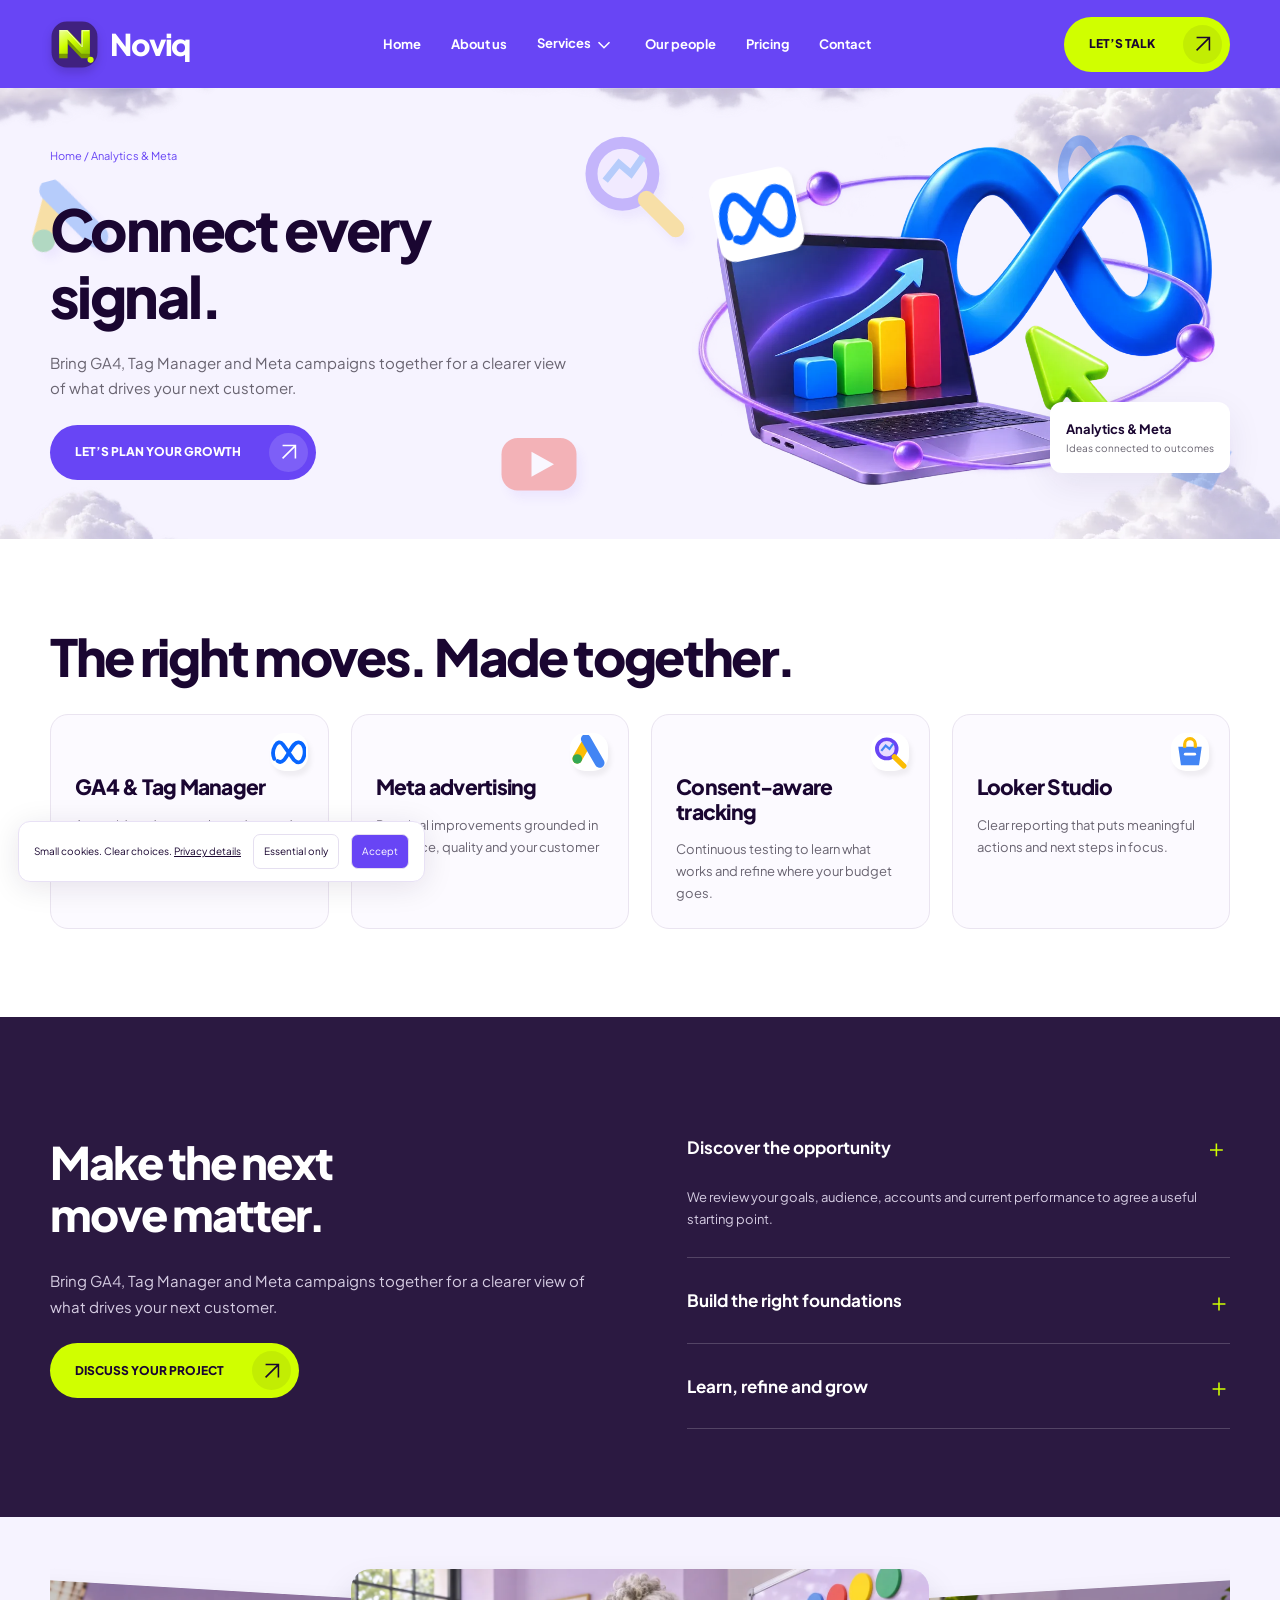
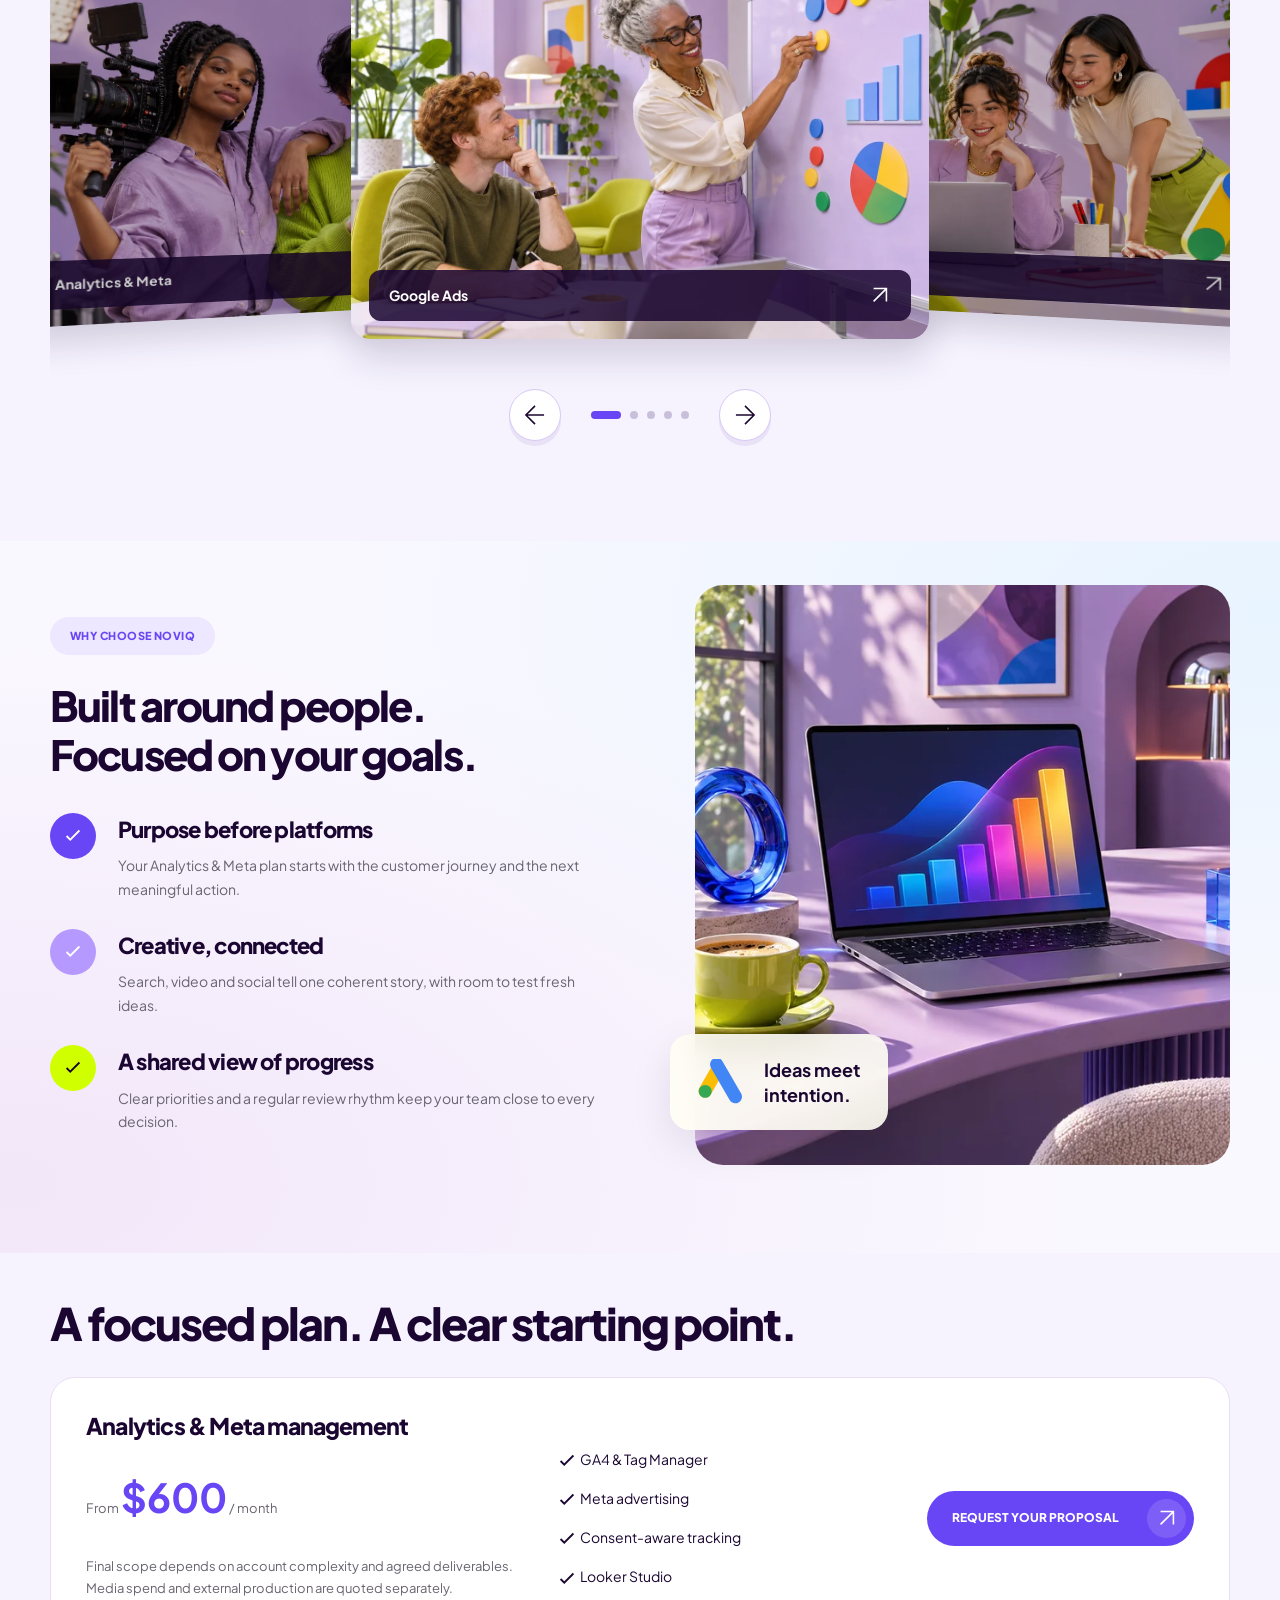
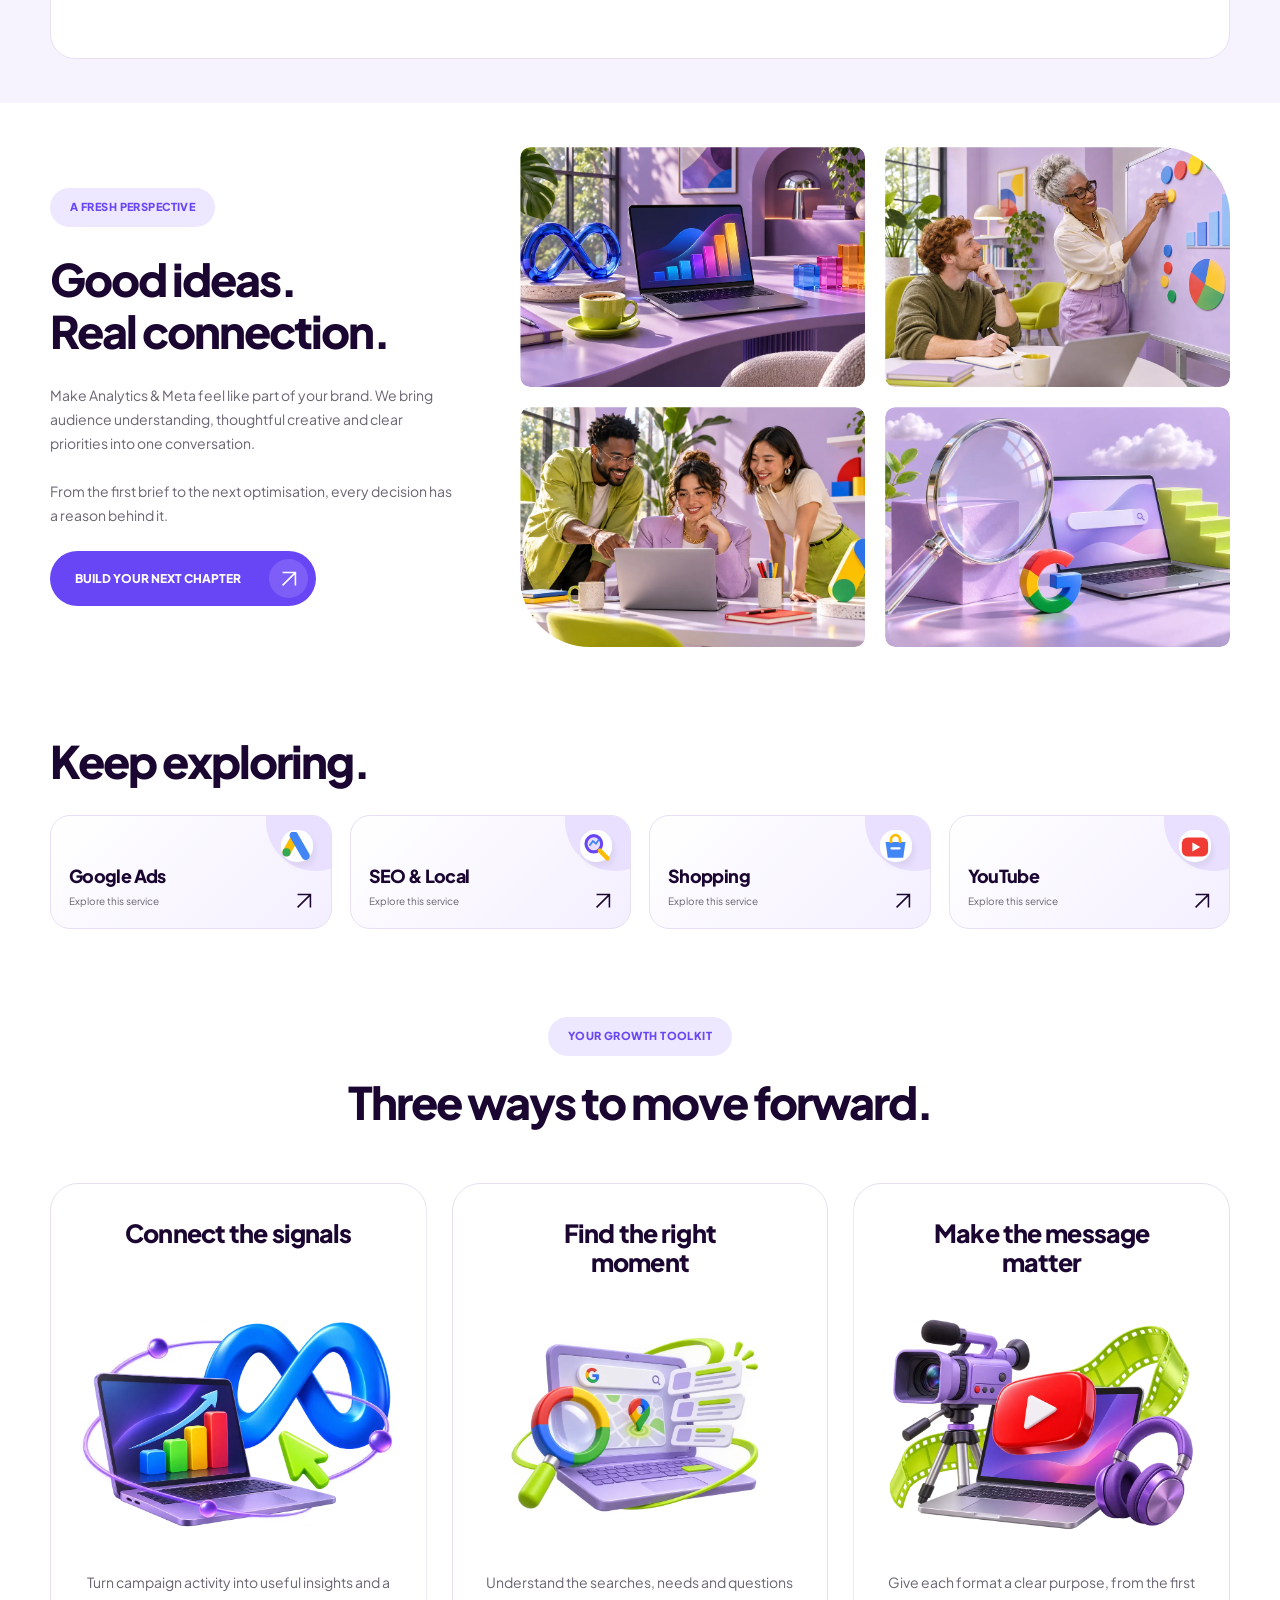
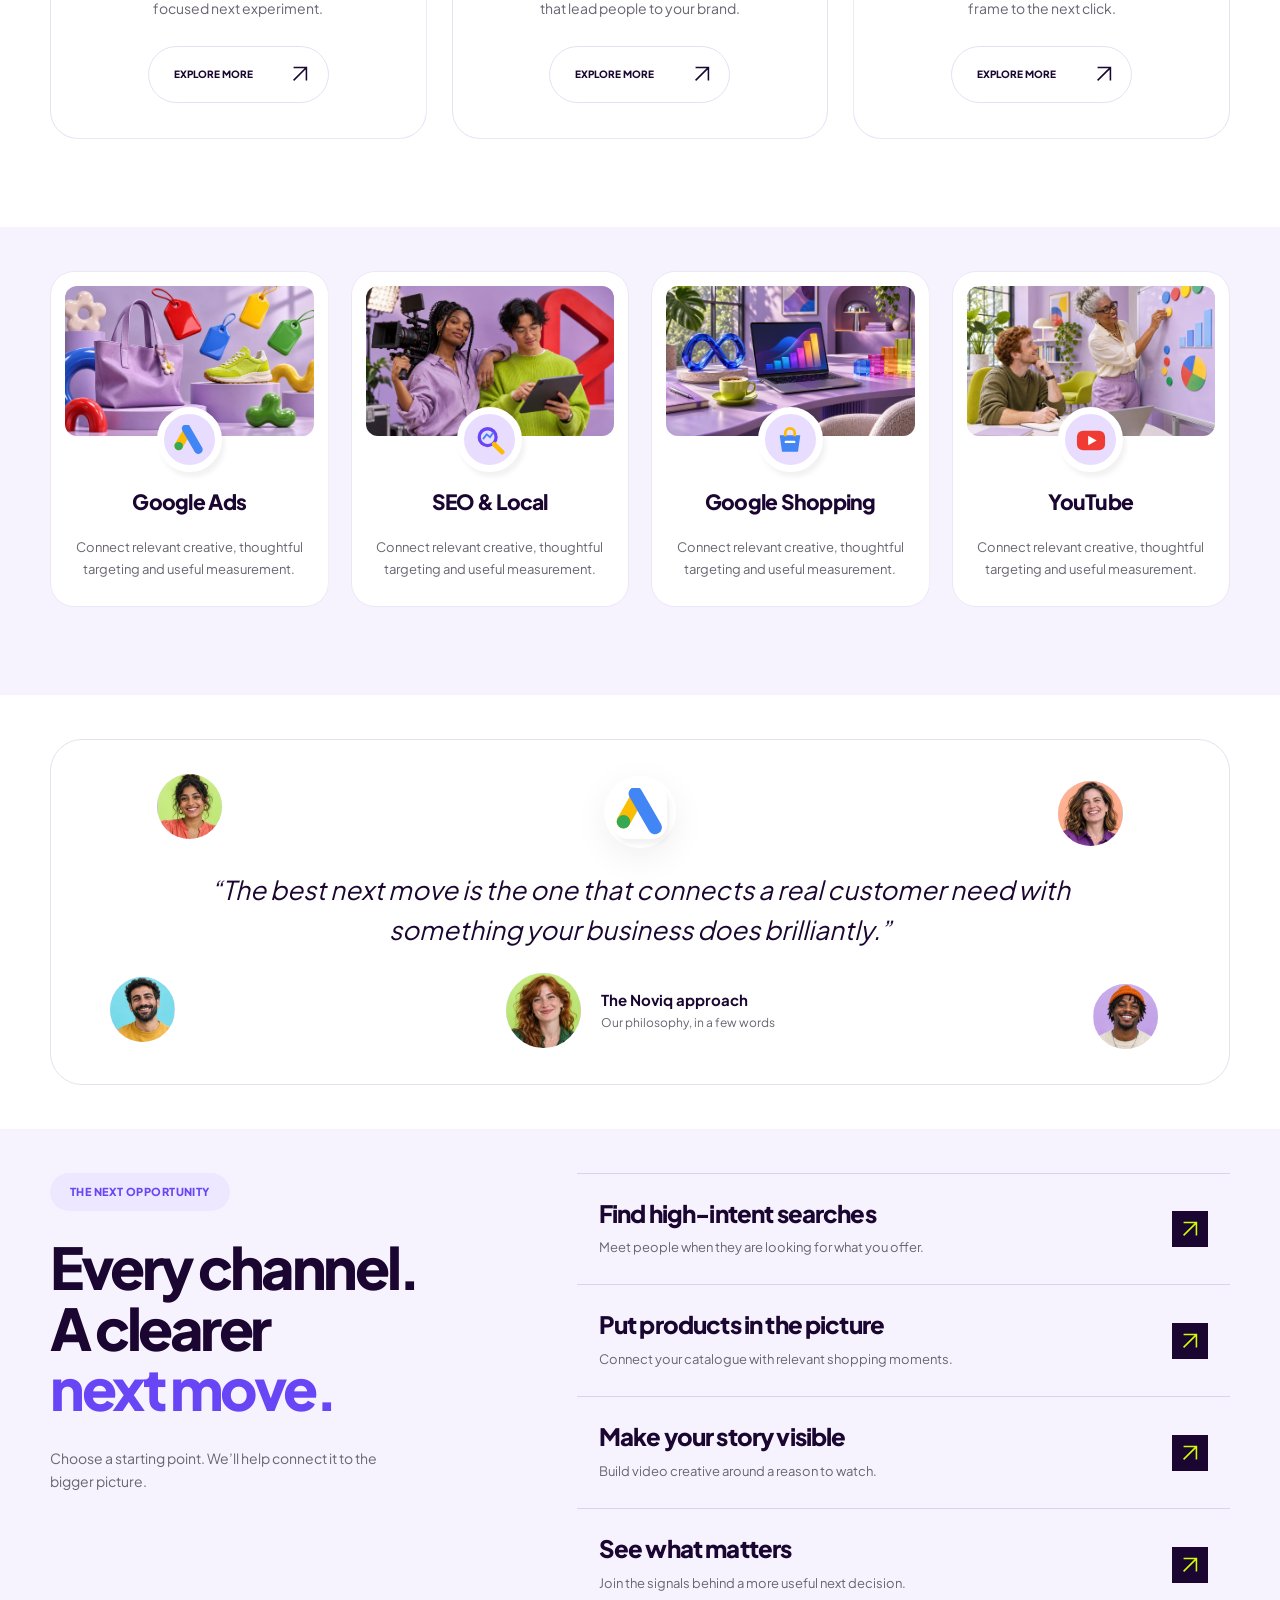
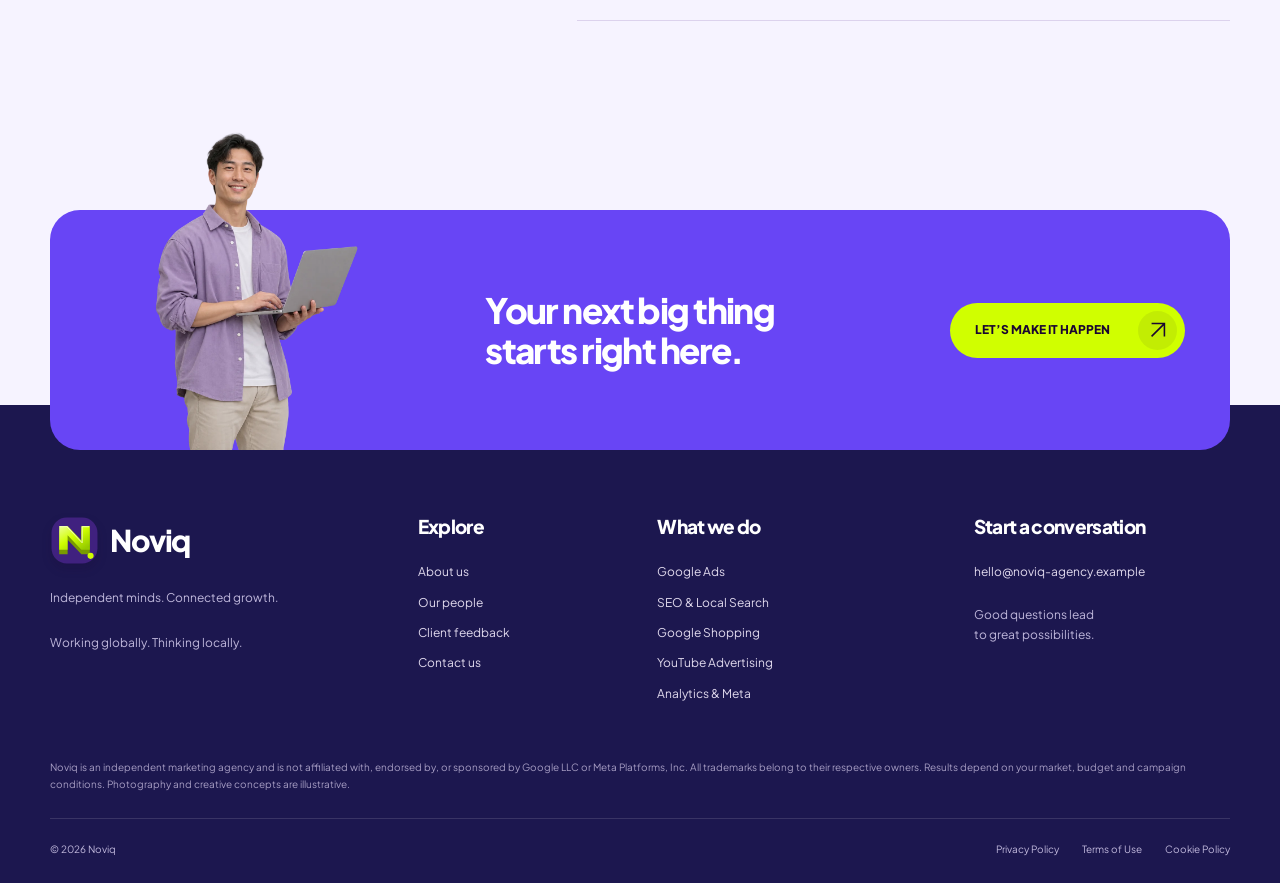
<file: analytics.html>
<!DOCTYPE html>

<html lang="en"><head><meta charset="utf-8"/><meta content="width=device-width,initial-scale=1" name="viewport"/><meta content="Independent Google and Meta marketing. Search, SEO, Shopping, YouTube and analytics, connected around your business." name="description"/><title>Noviq — Digital Growth</title><link href="assets/logo.svg" rel="icon"/><link href="assets/style.css" rel="stylesheet"/><script defer="" src="config/config.js"></script><script defer="" src="assets/app.js"></script></head><body><a class="skip" href="#main">Skip to content</a><div aria-hidden="true" class="page-transition"><span></span><span></span><span></span><span></span></div><header><div class="container header-inner"><a class="brand" href="index.html"><img alt="" data-logo="" src="assets/logo.svg"/><span data-company="">Noviq</span></a><nav aria-label="Main navigation" id="navigation"><a href="index.html">Home</a><a href="index.html#about">About us</a><div class="dropdown"><button aria-expanded="false" class="services-toggle">Services <span><svg aria-hidden="true" class="ui-icon" fill="none" stroke="currentColor" stroke-width="1.7" viewbox="0 0 24 24"><path d="m6 9 6 6 6-6"></path></svg></span></button><div class="drop-menu"><a href="google-ads.html"><span class="platform-icon"><img alt="" src="assets/platform-0.svg"/></span>Google Ads<svg aria-hidden="true" class="ui-icon" fill="none" stroke="currentColor" stroke-width="1.7" viewbox="0 0 24 24"><path d="M5 19 19 5M5 5h14v14"></path></svg></a><a href="seo.html"><span class="platform-icon"><img alt="" src="assets/platform-1.svg"/></span>SEO &amp; Local Search<svg aria-hidden="true" class="ui-icon" fill="none" stroke="currentColor" stroke-width="1.7" viewbox="0 0 24 24"><path d="M5 19 19 5M5 5h14v14"></path></svg></a><a href="shopping.html"><span class="platform-icon"><img alt="" src="assets/platform-2.svg"/></span>Google Shopping<svg aria-hidden="true" class="ui-icon" fill="none" stroke="currentColor" stroke-width="1.7" viewbox="0 0 24 24"><path d="M5 19 19 5M5 5h14v14"></path></svg></a><a href="youtube.html"><span class="platform-icon"><img alt="" src="assets/platform-3.svg"/></span>YouTube Advertising<svg aria-hidden="true" class="ui-icon" fill="none" stroke="currentColor" stroke-width="1.7" viewbox="0 0 24 24"><path d="M5 19 19 5M5 5h14v14"></path></svg></a><a href="analytics.html"><span class="platform-icon"><img alt="" src="assets/platform-4.svg"/></span>Analytics &amp; Meta<svg aria-hidden="true" class="ui-icon" fill="none" stroke="currentColor" stroke-width="1.7" viewbox="0 0 24 24"><path d="M5 19 19 5M5 5h14v14"></path></svg></a></div></div><a href="index.html#team">Our people</a><a href="index.html#pricing">Pricing</a><a href="index.html#contact">Contact</a><div aria-hidden="true" class="nav-art"><img alt="" class="nav-cloud" src="assets/cloud.webp"/><img alt="" class="concept-icon" src="assets/platform-0.svg"/><img alt="" class="concept-icon" src="assets/platform-1.svg"/><img alt="" class="concept-icon" src="assets/platform-2.svg"/><img alt="" class="concept-icon" src="assets/platform-3.svg"/><img alt="" class="concept-icon" src="assets/platform-4.svg"/></div></nav><a class="button lime header-cta" href="index.html#contact">LET’S TALK <span><svg aria-hidden="true" class="ui-icon" fill="none" stroke="currentColor" stroke-width="1.7" viewbox="0 0 24 24"><path d="M5 19 19 5M5 5h14v14"></path></svg></span></a><button aria-controls="navigation" aria-expanded="false" aria-label="Open navigation" class="menu-toggle"><i></i><i></i></button></div></header><main id="main"><section class="service-hero pale"><div aria-hidden="true" class="service-sky"><img alt="" class="sky-cloud sc0" src="assets/cloud.webp"/><img alt="" class="sky-cloud sc1" src="assets/cloud.webp"/><img alt="" class="sky-cloud sc2" src="assets/cloud.webp"/><img alt="" class="sky-cloud sc3" src="assets/cloud.webp"/><img alt="" class="sky-cloud sc4" src="assets/cloud.webp"/><img alt="" class="sky-cloud sc5" src="assets/cloud.webp"/><img alt="" class="sky-badge sb0" src="assets/platform-0.svg"/><img alt="" class="sky-badge sb1" src="assets/platform-1.svg"/><img alt="" class="sky-badge sb2" src="assets/platform-2.svg"/><img alt="" class="sky-badge sb3" src="assets/platform-3.svg"/><img alt="" class="sky-badge sb4" src="assets/platform-4.svg"/></div><div class="container split"><div><a class="breadcrumb" href="index.html">Home / Analytics &amp; Meta</a><h1>Connect every signal.</h1><p>Bring GA4, Tag Manager and Meta campaigns together for a clearer view of what drives your next customer.</p><a class="button" href="index.html#contact">LET’S PLAN YOUR GROWTH<span><svg aria-hidden="true" class="ui-icon" fill="none" stroke="currentColor" stroke-width="1.7" viewbox="0 0 24 24"><path d="M5 19 19 5M5 5h14v14"></path></svg></span></a></div><div class="service-illustration"><span class="platform-icon icon-4" style="--icon:#0866ff"><img alt="" loading="lazy" src="assets/platform-4.svg"/></span><img alt="Illustrated digital growth launch" src="assets/analytics.webp"/><div class="floating-label"><b>Analytics &amp; Meta</b><span>Ideas connected to outcomes</span></div></div></div></section><section class="section"><div class="container"><h2 class="service-features-heading" data-heading="" data-reveal="">The right moves. Made together.</h2><div class="feature-grid"><article class="compact-card" data-reveal=""><span class="platform-icon icon-4" style="--icon:#0866ff"><img alt="" loading="lazy" src="assets/platform-4.svg"/></span><h3>GA4 &amp; Tag Manager</h3><p>A considered setup, shaped around your audience and commercial priorities.</p></article><article class="compact-card" data-reveal=""><span class="platform-icon icon-0" style="--icon:#4285f4"><img alt="" loading="lazy" src="assets/platform-0.svg"/></span><h3>Meta advertising</h3><p>Practical improvements grounded in relevance, quality and your customer journey.</p></article><article class="compact-card" data-reveal=""><span class="platform-icon icon-1" style="--icon:#34a853"><img alt="" loading="lazy" src="assets/platform-1.svg"/></span><h3>Consent-aware tracking</h3><p>Continuous testing to learn what works and refine where your budget goes.</p></article><article class="compact-card" data-reveal=""><span class="platform-icon icon-2" style="--icon:#fbbc05"><img alt="" loading="lazy" src="assets/platform-2.svg"/></span><h3>Looker Studio</h3><p>Clear reporting that puts meaningful actions and next steps in focus.</p></article></div></div></section><section class="section dark parallax-section"><div class="container split"><div><h2 data-heading="">Make the next<br/>move matter.</h2><p>Bring GA4, Tag Manager and Meta campaigns together for a clearer view of what drives your next customer.</p><a class="button lime" href="index.html#contact">DISCUSS YOUR PROJECT<span><svg aria-hidden="true" class="ui-icon" fill="none" stroke="currentColor" stroke-width="1.7" viewbox="0 0 24 24"><path d="M5 19 19 5M5 5h14v14"></path></svg></span></a></div><div class="process-list"><details open=""><summary>Discover the opportunity<span><svg aria-hidden="true" class="ui-icon" fill="none" stroke="currentColor" stroke-width="1.7" viewbox="0 0 24 24"><path d="M5 12h14M12 5v14"></path></svg></span></summary><p>We review your goals, audience, accounts and current performance to agree a useful starting point.</p></details><details><summary>Build the right foundations<span><svg aria-hidden="true" class="ui-icon" fill="none" stroke="currentColor" stroke-width="1.7" viewbox="0 0 24 24"><path d="M5 12h14M12 5v14"></path></svg></span></summary><p>We agree the scope, check measurement and develop the campaign or optimisation plan.</p></details><details><summary>Learn, refine and grow<span><svg aria-hidden="true" class="ui-icon" fill="none" stroke="currentColor" stroke-width="1.7" viewbox="0 0 24 24"><path d="M5 12h14M12 5v14"></path></svg></span></summary><p>We track progress, review the evidence and turn learning into the next round of improvements.</p></details></div></div></section><section class="section reference-section pale creative-slider-section" id="inspiration-1"><div class="container"><div class="coverflow" data-coverflow=""><div class="coverflow-stage"><a href="google-ads.html"><img alt="Analytics &amp; Meta creative campaign concept" loading="lazy" src="assets/scene5.webp"/><span>Google Ads<svg aria-hidden="true" class="ui-icon" fill="none" stroke="currentColor" stroke-width="1.7" viewbox="0 0 24 24"><path d="M5 19 19 5M5 5h14v14"></path></svg></span></a><a href="seo.html"><img alt="Analytics &amp; Meta creative campaign concept" loading="lazy" src="assets/scene0.webp"/><span>SEO &amp; Local<svg aria-hidden="true" class="ui-icon" fill="none" stroke="currentColor" stroke-width="1.7" viewbox="0 0 24 24"><path d="M5 19 19 5M5 5h14v14"></path></svg></span></a><a href="shopping.html"><img alt="Analytics &amp; Meta creative campaign concept" loading="lazy" src="assets/scene1.webp"/><span>Google Shopping<svg aria-hidden="true" class="ui-icon" fill="none" stroke="currentColor" stroke-width="1.7" viewbox="0 0 24 24"><path d="M5 19 19 5M5 5h14v14"></path></svg></span></a><a href="youtube.html"><img alt="Analytics &amp; Meta creative campaign concept" loading="lazy" src="assets/scene2.webp"/><span>YouTube<svg aria-hidden="true" class="ui-icon" fill="none" stroke="currentColor" stroke-width="1.7" viewbox="0 0 24 24"><path d="M5 19 19 5M5 5h14v14"></path></svg></span></a><a href="analytics.html"><img alt="Analytics &amp; Meta creative campaign concept" loading="lazy" src="assets/scene3.webp"/><span>Analytics &amp; Meta<svg aria-hidden="true" class="ui-icon" fill="none" stroke="currentColor" stroke-width="1.7" viewbox="0 0 24 24"><path d="M5 19 19 5M5 5h14v14"></path></svg></span></a></div><div class="coverflow-controls"><button aria-label="Previous concept" data-cover-prev=""><svg aria-hidden="true" class="ui-icon" fill="none" stroke="currentColor" stroke-width="1.7" viewbox="0 0 24 24"><path d="M5 19 19 5M5 5h14v14"></path></svg></button><div class="cover-dots"><button aria-label="Show concept 1" data-cover-index="0"></button><button aria-label="Show concept 2" data-cover-index="1"></button><button aria-label="Show concept 3" data-cover-index="2"></button><button aria-label="Show concept 4" data-cover-index="3"></button><button aria-label="Show concept 5" data-cover-index="4"></button></div><button aria-label="Next concept" data-cover-next=""><svg aria-hidden="true" class="ui-icon" fill="none" stroke="currentColor" stroke-width="1.7" viewbox="0 0 24 24"><path d="M5 19 19 5M5 5h14v14"></path></svg></button></div></div></div></section><section class="section reference-section new-reference focus-section pale" id="inspiration-2"><div class="container"><div class="focus-split"><div><span class="section-tag">WHY CHOOSE NOVIQ</span><h2 data-heading="">Built around people.<br/>Focused on your goals.</h2><div class="focus-points"><article><span><svg aria-hidden="true" class="ui-icon" fill="none" stroke="currentColor" stroke-width="2" viewbox="0 0 24 24"><path d="m5 12 4 4L19 6"></path></svg></span><div><h3>Purpose before platforms</h3><p>Your Analytics &amp; Meta plan starts with the customer journey and the next meaningful action.</p></div></article><article><span><svg aria-hidden="true" class="ui-icon" fill="none" stroke="currentColor" stroke-width="2" viewbox="0 0 24 24"><path d="m5 12 4 4L19 6"></path></svg></span><div><h3>Creative, connected</h3><p>Search, video and social tell one coherent story, with room to test fresh ideas.</p></div></article><article><span><svg aria-hidden="true" class="ui-icon" fill="none" stroke="currentColor" stroke-width="2" viewbox="0 0 24 24"><path d="m5 12 4 4L19 6"></path></svg></span><div><h3>A shared view of progress</h3><p>Clear priorities and a regular review rhythm keep your team close to every decision.</p></div></article></div></div><div class="focus-photo"><img alt="Analytics &amp; Meta studio concept" loading="lazy" src="assets/scene4.webp"/><span><img alt="" class="concept-icon" src="assets/platform-0.svg"/><b>Ideas meet<br/>intention.</b></span></div></div></div></section><section class="section pale service-offer-section"><div class="container"><h2 class="service-offer-heading" data-heading="" data-reveal="">A focused plan. A clear starting point.</h2><div class="service-offer"><div><h3>Analytics &amp; Meta management</h3><p>From <strong>$600</strong> / month</p><p>Final scope depends on account complexity and agreed deliverables. Media spend and external production are quoted separately.</p></div><ul><li><svg aria-hidden="true" class="ui-icon" fill="none" stroke="currentColor" stroke-width="2" viewbox="0 0 24 24"><path d="m5 12 4 4L19 6"></path></svg> GA4 &amp; Tag Manager</li><li><svg aria-hidden="true" class="ui-icon" fill="none" stroke="currentColor" stroke-width="2" viewbox="0 0 24 24"><path d="m5 12 4 4L19 6"></path></svg> Meta advertising</li><li><svg aria-hidden="true" class="ui-icon" fill="none" stroke="currentColor" stroke-width="2" viewbox="0 0 24 24"><path d="m5 12 4 4L19 6"></path></svg> Consent-aware tracking</li><li><svg aria-hidden="true" class="ui-icon" fill="none" stroke="currentColor" stroke-width="2" viewbox="0 0 24 24"><path d="m5 12 4 4L19 6"></path></svg> Looker Studio</li></ul><a class="button" href="index.html#contact">REQUEST YOUR PROPOSAL<span><svg aria-hidden="true" class="ui-icon" fill="none" stroke="currentColor" stroke-width="1.7" viewbox="0 0 24 24"><path d="M5 19 19 5M5 5h14v14"></path></svg></span></a></div></div></section><section class="section reference-section mosaic-section" id="inspiration-3"><div class="container"><div class="mosaic-layout"><div><span class="section-tag">A FRESH PERSPECTIVE</span><h2 data-heading="">Good ideas.<br/>Real connection.</h2><p>Make Analytics &amp; Meta feel like part of your brand. We bring audience understanding, thoughtful creative and clear priorities into one conversation.</p><p>From the first brief to the next optimisation, every decision has a reason behind it.</p><a class="button" href="index.html#contact">BUILD YOUR NEXT CHAPTER<span><svg aria-hidden="true" class="ui-icon" fill="none" stroke="currentColor" stroke-width="1.7" viewbox="0 0 24 24"><path d="M5 19 19 5M5 5h14v14"></path></svg></span></a></div><div class="photo-mosaic"><img alt="Analytics &amp; Meta creative campaign concept" data-puzzle="" loading="lazy" src="assets/scene4.webp"/><img alt="Analytics &amp; Meta creative campaign concept" data-puzzle="" loading="lazy" src="assets/scene5.webp"/><img alt="Analytics &amp; Meta creative campaign concept" data-puzzle="" loading="lazy" src="assets/scene0.webp"/><img alt="Analytics &amp; Meta creative campaign concept" data-puzzle="" loading="lazy" src="assets/scene1.webp"/></div></div></div></section><section class="section related-section"><div class="container"><h2 data-heading="" data-reveal="">Keep exploring.</h2><div class="related"><a class="compact-card" href="google-ads.html"><span class="platform-icon icon-0" style="--icon:#4285f4"><img alt="" loading="lazy" src="assets/platform-0.svg"/></span><h3>Google Ads</h3><span><svg aria-hidden="true" class="ui-icon" fill="none" stroke="currentColor" stroke-width="1.7" viewbox="0 0 24 24"><path d="M5 19 19 5M5 5h14v14"></path></svg></span><small>Explore this service</small></a><a class="compact-card" href="seo.html"><span class="platform-icon icon-1" style="--icon:#34a853"><img alt="" loading="lazy" src="assets/platform-1.svg"/></span><h3>SEO &amp; Local</h3><span><svg aria-hidden="true" class="ui-icon" fill="none" stroke="currentColor" stroke-width="1.7" viewbox="0 0 24 24"><path d="M5 19 19 5M5 5h14v14"></path></svg></span><small>Explore this service</small></a><a class="compact-card" href="shopping.html"><span class="platform-icon icon-2" style="--icon:#fbbc05"><img alt="" loading="lazy" src="assets/platform-2.svg"/></span><h3>Shopping</h3><span><svg aria-hidden="true" class="ui-icon" fill="none" stroke="currentColor" stroke-width="1.7" viewbox="0 0 24 24"><path d="M5 19 19 5M5 5h14v14"></path></svg></span><small>Explore this service</small></a><a class="compact-card" href="youtube.html"><span class="platform-icon icon-3" style="--icon:#ea4335"><img alt="" loading="lazy" src="assets/platform-3.svg"/></span><h3>YouTube</h3><span><svg aria-hidden="true" class="ui-icon" fill="none" stroke="currentColor" stroke-width="1.7" viewbox="0 0 24 24"><path d="M5 19 19 5M5 5h14v14"></path></svg></span><small>Explore this service</small></a></div></div></section><section class="section reference-section new-reference growth-toolkit-section" id="inspiration-4"><div class="container"><div class="reference-heading"><span class="section-tag">YOUR GROWTH TOOLKIT</span><h2 data-heading="">Three ways to move forward.</h2></div><div class="illustrated-grid"><article data-puzzle=""><h3>Connect the signals</h3><img alt="Connect the signals creative illustration" loading="lazy" src="assets/analytics.webp"/><p>Turn campaign activity into useful insights and a focused next experiment.</p><a class="button" href="analytics.html">EXPLORE MORE<span><svg aria-hidden="true" class="ui-icon" fill="none" stroke="currentColor" stroke-width="1.7" viewbox="0 0 24 24"><path d="M5 19 19 5M5 5h14v14"></path></svg></span></a></article><article data-puzzle=""><h3>Find the right moment</h3><img alt="Find the right moment creative illustration" loading="lazy" src="assets/seo.webp"/><p>Understand the searches, needs and questions that lead people to your brand.</p><a class="button" href="seo.html">EXPLORE MORE<span><svg aria-hidden="true" class="ui-icon" fill="none" stroke="currentColor" stroke-width="1.7" viewbox="0 0 24 24"><path d="M5 19 19 5M5 5h14v14"></path></svg></span></a></article><article data-puzzle=""><h3>Make the message matter</h3><img alt="Make the message matter creative illustration" loading="lazy" src="assets/youtube.webp"/><p>Give each format a clear purpose, from the first frame to the next click.</p><a class="button" href="youtube.html">EXPLORE MORE<span><svg aria-hidden="true" class="ui-icon" fill="none" stroke="currentColor" stroke-width="1.7" viewbox="0 0 24 24"><path d="M5 19 19 5M5 5h14v14"></path></svg></span></a></article></div></div></section><section class="section reference-section pale" id="inspiration-5"><div class="container"><div class="photo-services"><a data-puzzle="" href="google-ads.html"><img alt="Analytics &amp; Meta creative campaign concept" loading="lazy" src="assets/scene2.webp"/><span class="platform-icon"><img alt="" src="assets/platform-0.svg"/></span><h3>Google Ads</h3><p>Connect relevant creative, thoughtful targeting and useful measurement.</p></a><a data-puzzle="" href="seo.html"><img alt="Analytics &amp; Meta creative campaign concept" loading="lazy" src="assets/scene3.webp"/><span class="platform-icon"><img alt="" src="assets/platform-1.svg"/></span><h3>SEO &amp; Local</h3><p>Connect relevant creative, thoughtful targeting and useful measurement.</p></a><a data-puzzle="" href="shopping.html"><img alt="Analytics &amp; Meta creative campaign concept" loading="lazy" src="assets/scene4.webp"/><span class="platform-icon"><img alt="" src="assets/platform-2.svg"/></span><h3>Google Shopping</h3><p>Connect relevant creative, thoughtful targeting and useful measurement.</p></a><a data-puzzle="" href="youtube.html"><img alt="Analytics &amp; Meta creative campaign concept" loading="lazy" src="assets/scene5.webp"/><span class="platform-icon"><img alt="" src="assets/platform-3.svg"/></span><h3>YouTube</h3><p>Connect relevant creative, thoughtful targeting and useful measurement.</p></a></div></div></section><section class="section reference-section quote-section" id="inspiration-6"><div class="container"><div aria-label="Noviq philosophy slideshow" class="editorial-quote" data-slideshow=""><span aria-label="Illustrative creative portrait" class="portrait-face quote-face q1" role="img"><img alt="" loading="lazy" src="assets/portraits.webp" style="--col:1;--row:1"/></span><span aria-label="Illustrative creative portrait" class="portrait-face quote-face q2" role="img"><img alt="" loading="lazy" src="assets/portraits.webp" style="--col:2;--row:1"/></span><span aria-label="Illustrative creative portrait" class="portrait-face quote-face q3" role="img"><img alt="" loading="lazy" src="assets/portraits.webp" style="--col:3;--row:1"/></span><span aria-label="Illustrative creative portrait" class="portrait-face quote-face q4" role="img"><img alt="" loading="lazy" src="assets/portraits.webp" style="--col:0;--row:0"/></span><span class="quote-medallion"><span class="platform-icon"><img alt="" src="assets/platform-0.svg"/></span></span><blockquote class="quote-slide is-current">“The best next move is the one that connects a real customer need with something your business does brilliantly.”</blockquote><blockquote aria-hidden="true" class="quote-slide">“Creative work earns its place when it reflects your audience, your ambition and the way your business really works.”</blockquote><blockquote aria-hidden="true" class="quote-slide">“Good measurement makes room for better questions. Better questions make the next decision clearer.”</blockquote><div class="quote-author"><span aria-label="Illustrative creative portrait" class="portrait-face" role="img"><img alt="" loading="lazy" src="assets/portraits.webp" style="--col:1;--row:0"/></span><div><b>The Noviq approach</b><span>Our philosophy, in a few words</span></div></div></div></div></section></main><section class="section reference-section new-reference directory-section pale" id="inspiration-7"><div class="container"><div class="directory-layout"><div><span class="section-tag">THE NEXT OPPORTUNITY</span><h2 data-heading="">Every channel.<br/>A clearer<br/><em>next move.</em></h2><p>Choose a starting point. We’ll help connect it to the bigger picture.</p></div><div class="directory-rows"><a href="google-ads.html"><div><h3>Find high-intent searches</h3><p>Meet people when they are looking for what you offer.</p></div><img alt="" loading="lazy" src="assets/scene5.webp"/><span><svg aria-hidden="true" class="ui-icon" fill="none" stroke="currentColor" stroke-width="1.7" viewbox="0 0 24 24"><path d="M5 19 19 5M5 5h14v14"></path></svg></span></a><a href="shopping.html"><div><h3>Put products in the picture</h3><p>Connect your catalogue with relevant shopping moments.</p></div><img alt="" loading="lazy" src="assets/scene0.webp"/><span><svg aria-hidden="true" class="ui-icon" fill="none" stroke="currentColor" stroke-width="1.7" viewbox="0 0 24 24"><path d="M5 19 19 5M5 5h14v14"></path></svg></span></a><a href="youtube.html"><div><h3>Make your story visible</h3><p>Build video creative around a reason to watch.</p></div><img alt="" loading="lazy" src="assets/scene1.webp"/><span><svg aria-hidden="true" class="ui-icon" fill="none" stroke="currentColor" stroke-width="1.7" viewbox="0 0 24 24"><path d="M5 19 19 5M5 5h14v14"></path></svg></span></a><a href="analytics.html"><div><h3>See what matters</h3><p>Join the signals behind a more useful next decision.</p></div><img alt="" loading="lazy" src="assets/scene2.webp"/><span><svg aria-hidden="true" class="ui-icon" fill="none" stroke="currentColor" stroke-width="1.7" viewbox="0 0 24 24"><path d="M5 19 19 5M5 5h14v14"></path></svg></span></a></div></div></div></section><section class="prefooter" id="next-chapter"><div class="container"><img alt="Creative specialist with laptop" class="cta-person" loading="lazy" src="assets/person2.webp"/><h2 data-heading="">Your next big thing<br/>starts right here.</h2><a class="button lime" href="index.html#contact">LET’S MAKE IT HAPPEN<span><svg aria-hidden="true" class="ui-icon" fill="none" stroke="currentColor" stroke-width="1.7" viewbox="0 0 24 24"><path d="M5 19 19 5M5 5h14v14"></path></svg></span></a><span class="cta-star"><svg aria-hidden="true" class="ui-icon" fill="none" stroke="currentColor" stroke-width="1.7" viewbox="0 0 24 24"><path d="M5 19 19 5M5 5h14v14"></path></svg></span></div></section><footer><div class="container"><div class="footer-top"><div><a class="brand" href="index.html"><img alt="" data-logo="" src="assets/logo.svg"/><span data-company="">Noviq</span></a><p data-footer=""></p><p data-address=""></p></div><div><h3>Explore</h3><a href="index.html#about">About us</a><a href="index.html#team">Our people</a><a href="index.html#reviews">Client feedback</a><a href="index.html#contact">Contact us</a></div><div><h3>What we do</h3><a href="google-ads.html">Google Ads</a><a href="seo.html">SEO &amp; Local Search</a><a href="shopping.html">Google Shopping</a><a href="youtube.html">YouTube Advertising</a><a href="analytics.html">Analytics &amp; Meta</a></div><div><h3>Start a conversation</h3><a data-email=""></a><p>Good questions lead<br/>to great possibilities.</p></div></div><p class="disclaimer" data-disclaimer=""></p><div class="footer-bottom"><span>© <span data-year=""></span> <span data-company=""></span></span><div><a href="privacy.html">Privacy Policy</a><a href="terms.html">Terms of Use</a><a href="cookies.html">Cookie Policy</a></div></div></div></footer><aside aria-label="Privacy preferences" class="cookie-banner"><span>Small cookies. Clear choices. <a href="cookies.html">Privacy details</a></span><button data-cookie="essential">Essential only</button><button class="accept" data-cookie="all">Accept</button></aside></body></html>
</file>
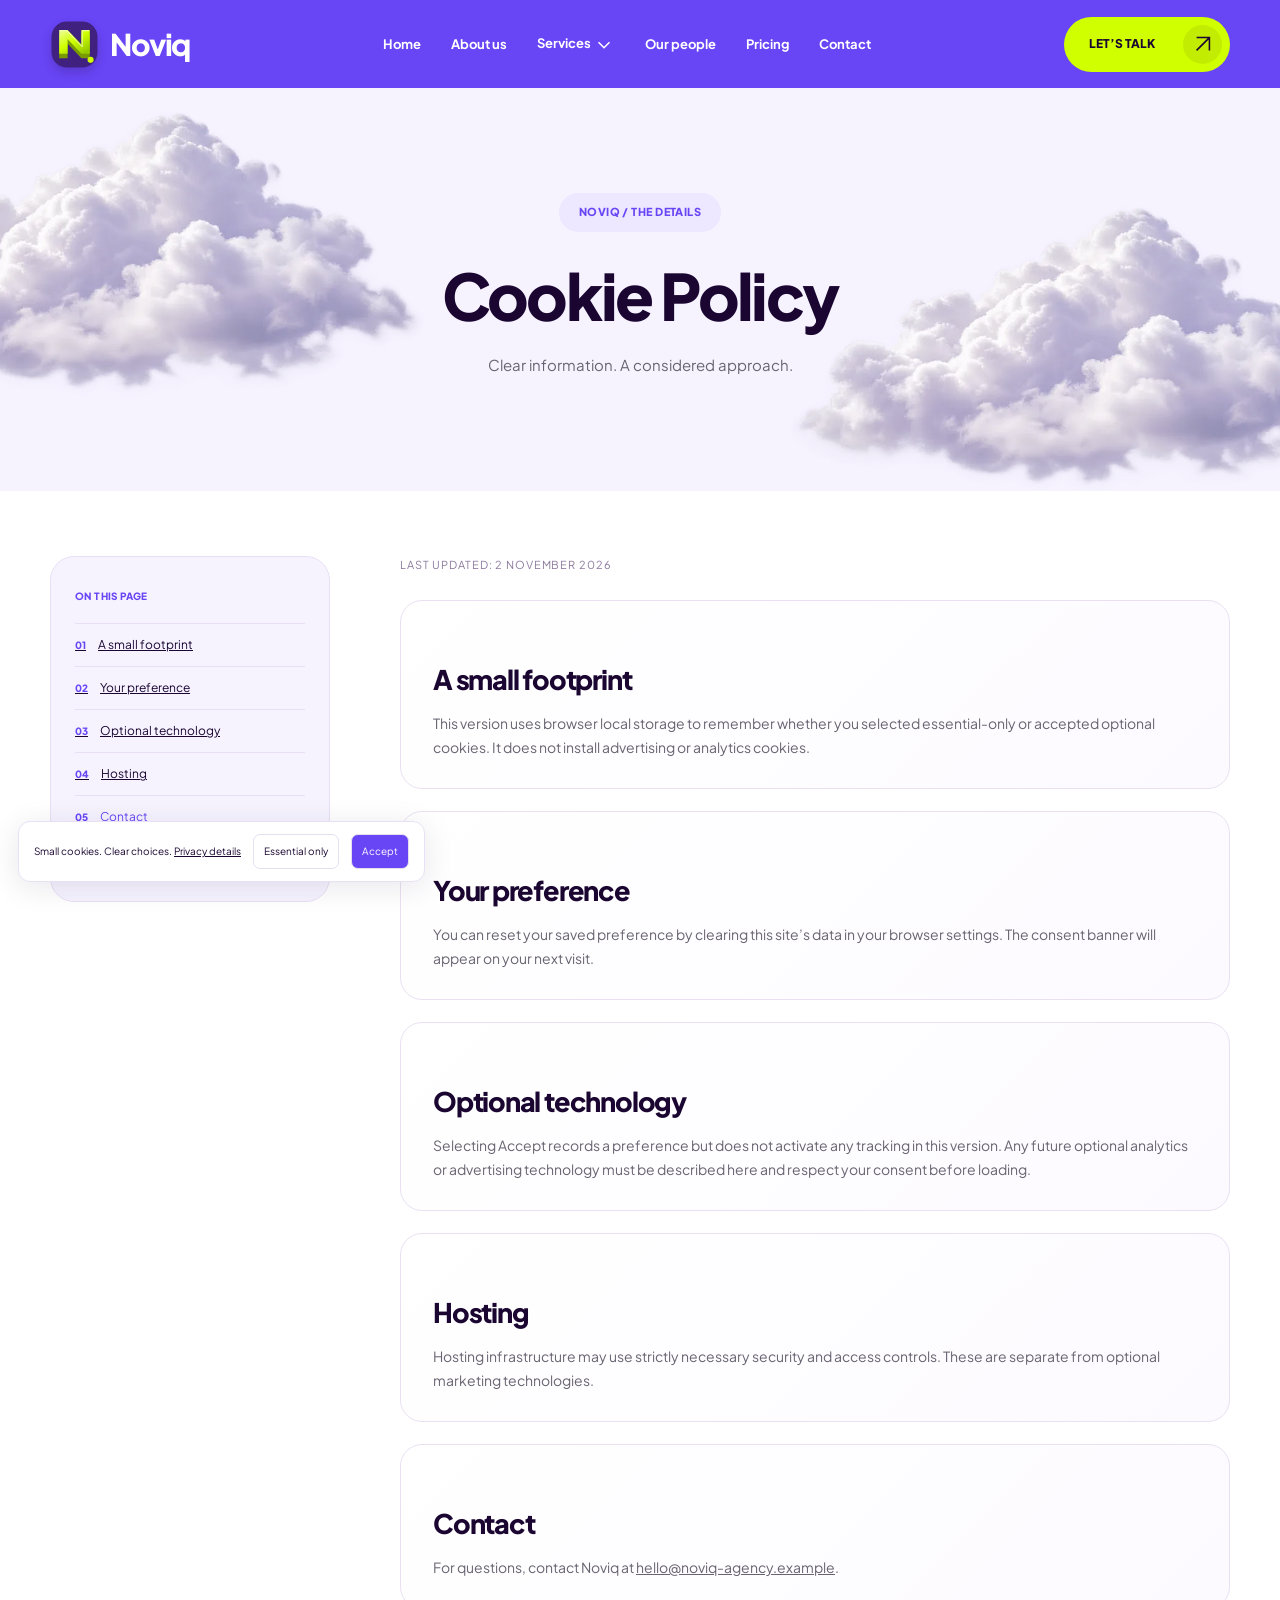
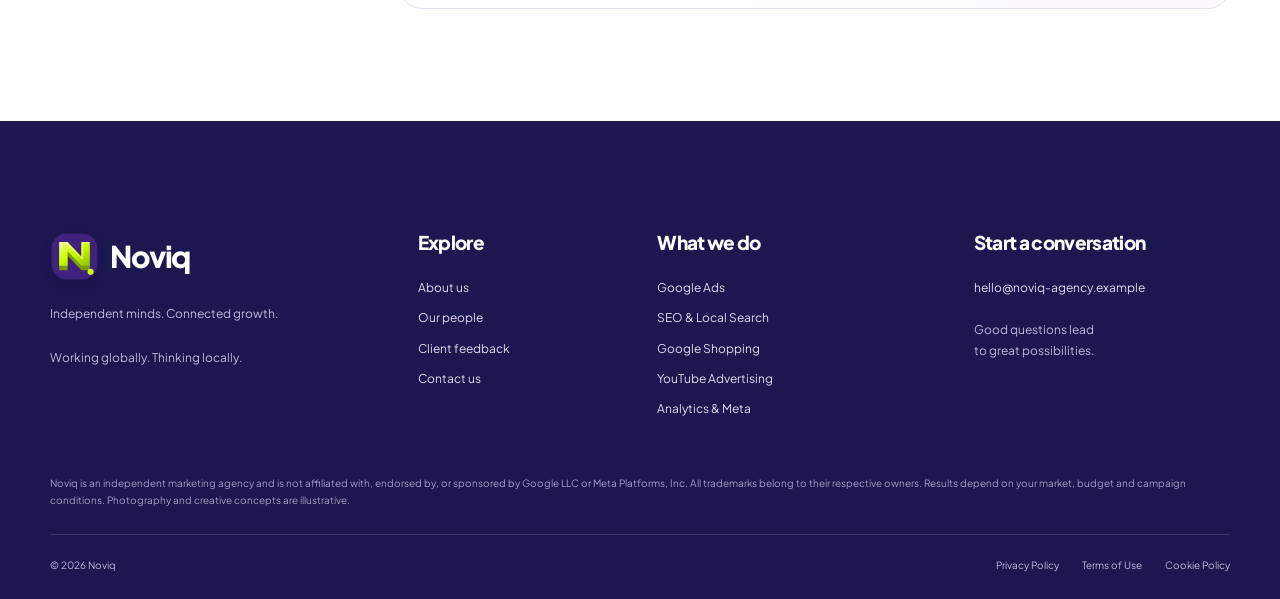
<file: cookies.html>
<!DOCTYPE html>

<html lang="en"><head><meta charset="utf-8"/><meta content="width=device-width,initial-scale=1" name="viewport"/><meta content="Independent Google and Meta marketing. Search, SEO, Shopping, YouTube and analytics, connected around your business." name="description"/><title>Noviq — Digital Growth</title><link href="assets/logo.svg" rel="icon"/><link href="assets/style.css" rel="stylesheet"/><script defer="" src="config/config.js"></script><script defer="" src="assets/app.js"></script></head><body><a class="skip" href="#main">Skip to content</a><div aria-hidden="true" class="page-transition"><span></span><span></span><span></span><span></span></div><header><div class="container header-inner"><a class="brand" href="index.html"><img alt="" data-logo="" src="assets/logo.svg"/><span data-company="">Noviq</span></a><nav aria-label="Main navigation" id="navigation"><a href="index.html">Home</a><a href="index.html#about">About us</a><div class="dropdown"><button aria-expanded="false" class="services-toggle">Services <span><svg aria-hidden="true" class="ui-icon" fill="none" stroke="currentColor" stroke-width="1.7" viewbox="0 0 24 24"><path d="m6 9 6 6 6-6"></path></svg></span></button><div class="drop-menu"><a href="google-ads.html"><span class="platform-icon"><img alt="" src="assets/platform-0.svg"/></span>Google Ads<svg aria-hidden="true" class="ui-icon" fill="none" stroke="currentColor" stroke-width="1.7" viewbox="0 0 24 24"><path d="M5 19 19 5M5 5h14v14"></path></svg></a><a href="seo.html"><span class="platform-icon"><img alt="" src="assets/platform-1.svg"/></span>SEO &amp; Local Search<svg aria-hidden="true" class="ui-icon" fill="none" stroke="currentColor" stroke-width="1.7" viewbox="0 0 24 24"><path d="M5 19 19 5M5 5h14v14"></path></svg></a><a href="shopping.html"><span class="platform-icon"><img alt="" src="assets/platform-2.svg"/></span>Google Shopping<svg aria-hidden="true" class="ui-icon" fill="none" stroke="currentColor" stroke-width="1.7" viewbox="0 0 24 24"><path d="M5 19 19 5M5 5h14v14"></path></svg></a><a href="youtube.html"><span class="platform-icon"><img alt="" src="assets/platform-3.svg"/></span>YouTube Advertising<svg aria-hidden="true" class="ui-icon" fill="none" stroke="currentColor" stroke-width="1.7" viewbox="0 0 24 24"><path d="M5 19 19 5M5 5h14v14"></path></svg></a><a href="analytics.html"><span class="platform-icon"><img alt="" src="assets/platform-4.svg"/></span>Analytics &amp; Meta<svg aria-hidden="true" class="ui-icon" fill="none" stroke="currentColor" stroke-width="1.7" viewbox="0 0 24 24"><path d="M5 19 19 5M5 5h14v14"></path></svg></a></div></div><a href="index.html#team">Our people</a><a href="index.html#pricing">Pricing</a><a href="index.html#contact">Contact</a><div aria-hidden="true" class="nav-art"><img alt="" class="nav-cloud" src="assets/cloud.webp"/><img alt="" class="concept-icon" src="assets/platform-0.svg"/><img alt="" class="concept-icon" src="assets/platform-1.svg"/><img alt="" class="concept-icon" src="assets/platform-2.svg"/><img alt="" class="concept-icon" src="assets/platform-3.svg"/><img alt="" class="concept-icon" src="assets/platform-4.svg"/></div></nav><a class="button lime header-cta" href="index.html#contact">LET’S TALK <span><svg aria-hidden="true" class="ui-icon" fill="none" stroke="currentColor" stroke-width="1.7" viewbox="0 0 24 24"><path d="M5 19 19 5M5 5h14v14"></path></svg></span></a><button aria-controls="navigation" aria-expanded="false" aria-label="Open navigation" class="menu-toggle"><i></i><i></i></button></div></header><section class="legal-hero"><img alt="" class="cloud c1" src="assets/cloud.webp"/><img alt="" class="cloud c2" src="assets/cloud.webp"/><div class="container"><span class="section-tag">NOVIQ / THE DETAILS</span><h1>Cookie Policy</h1><p>Clear information. A considered approach.</p></div></section><main class="legal container" id="main"><aside class="legal-toc"><span class="section-tag">ON THIS PAGE</span><a href="#legal-1"><span>01</span>A small footprint</a><a href="#legal-2"><span>02</span>Your preference</a><a href="#legal-3"><span>03</span>Optional technology</a><a href="#legal-4"><span>04</span>Hosting</a><a href="#legal-5"><span>05</span>Contact</a><div class="legal-links"><a href="privacy.html">Privacy</a><a href="terms.html">Terms</a><a href="cookies.html">Cookies</a></div></aside><div class="legal-content"><p>Last updated: 2 November 2026</p><section id="legal-1"><h2 data-heading="">A small footprint</h2><p>This version uses browser local storage to remember whether you selected essential-only or accepted optional cookies. It does not install advertising or analytics cookies.</p></section><section id="legal-2"><h2 data-heading="">Your preference</h2><p>You can reset your saved preference by clearing this site’s data in your browser settings. The consent banner will appear on your next visit.</p></section><section id="legal-3"><h2 data-heading="">Optional technology</h2><p>Selecting Accept records a preference but does not activate any tracking in this version. Any future optional analytics or advertising technology must be described here and respect your consent before loading.</p></section><section id="legal-4"><h2 data-heading="">Hosting</h2><p>Hosting infrastructure may use strictly necessary security and access controls. These are separate from optional marketing technologies.</p></section><section id="legal-5"><h2 data-heading="">Contact</h2><p>For questions, contact <span data-company=""></span> at <a data-email=""></a>.</p></section></div></main><footer><div class="container"><div class="footer-top"><div><a class="brand" href="index.html"><img alt="" data-logo="" src="assets/logo.svg"/><span data-company="">Noviq</span></a><p data-footer=""></p><p data-address=""></p></div><div><h3>Explore</h3><a href="index.html#about">About us</a><a href="index.html#team">Our people</a><a href="index.html#reviews">Client feedback</a><a href="index.html#contact">Contact us</a></div><div><h3>What we do</h3><a href="google-ads.html">Google Ads</a><a href="seo.html">SEO &amp; Local Search</a><a href="shopping.html">Google Shopping</a><a href="youtube.html">YouTube Advertising</a><a href="analytics.html">Analytics &amp; Meta</a></div><div><h3>Start a conversation</h3><a data-email=""></a><p>Good questions lead<br/>to great possibilities.</p></div></div><p class="disclaimer" data-disclaimer=""></p><div class="footer-bottom"><span>© <span data-year=""></span> <span data-company=""></span></span><div><a href="privacy.html">Privacy Policy</a><a href="terms.html">Terms of Use</a><a href="cookies.html">Cookie Policy</a></div></div></div></footer><aside aria-label="Privacy preferences" class="cookie-banner"><span>Small cookies. Clear choices. <a href="cookies.html">Privacy details</a></span><button data-cookie="essential">Essential only</button><button class="accept" data-cookie="all">Accept</button></aside></body></html>
</file>
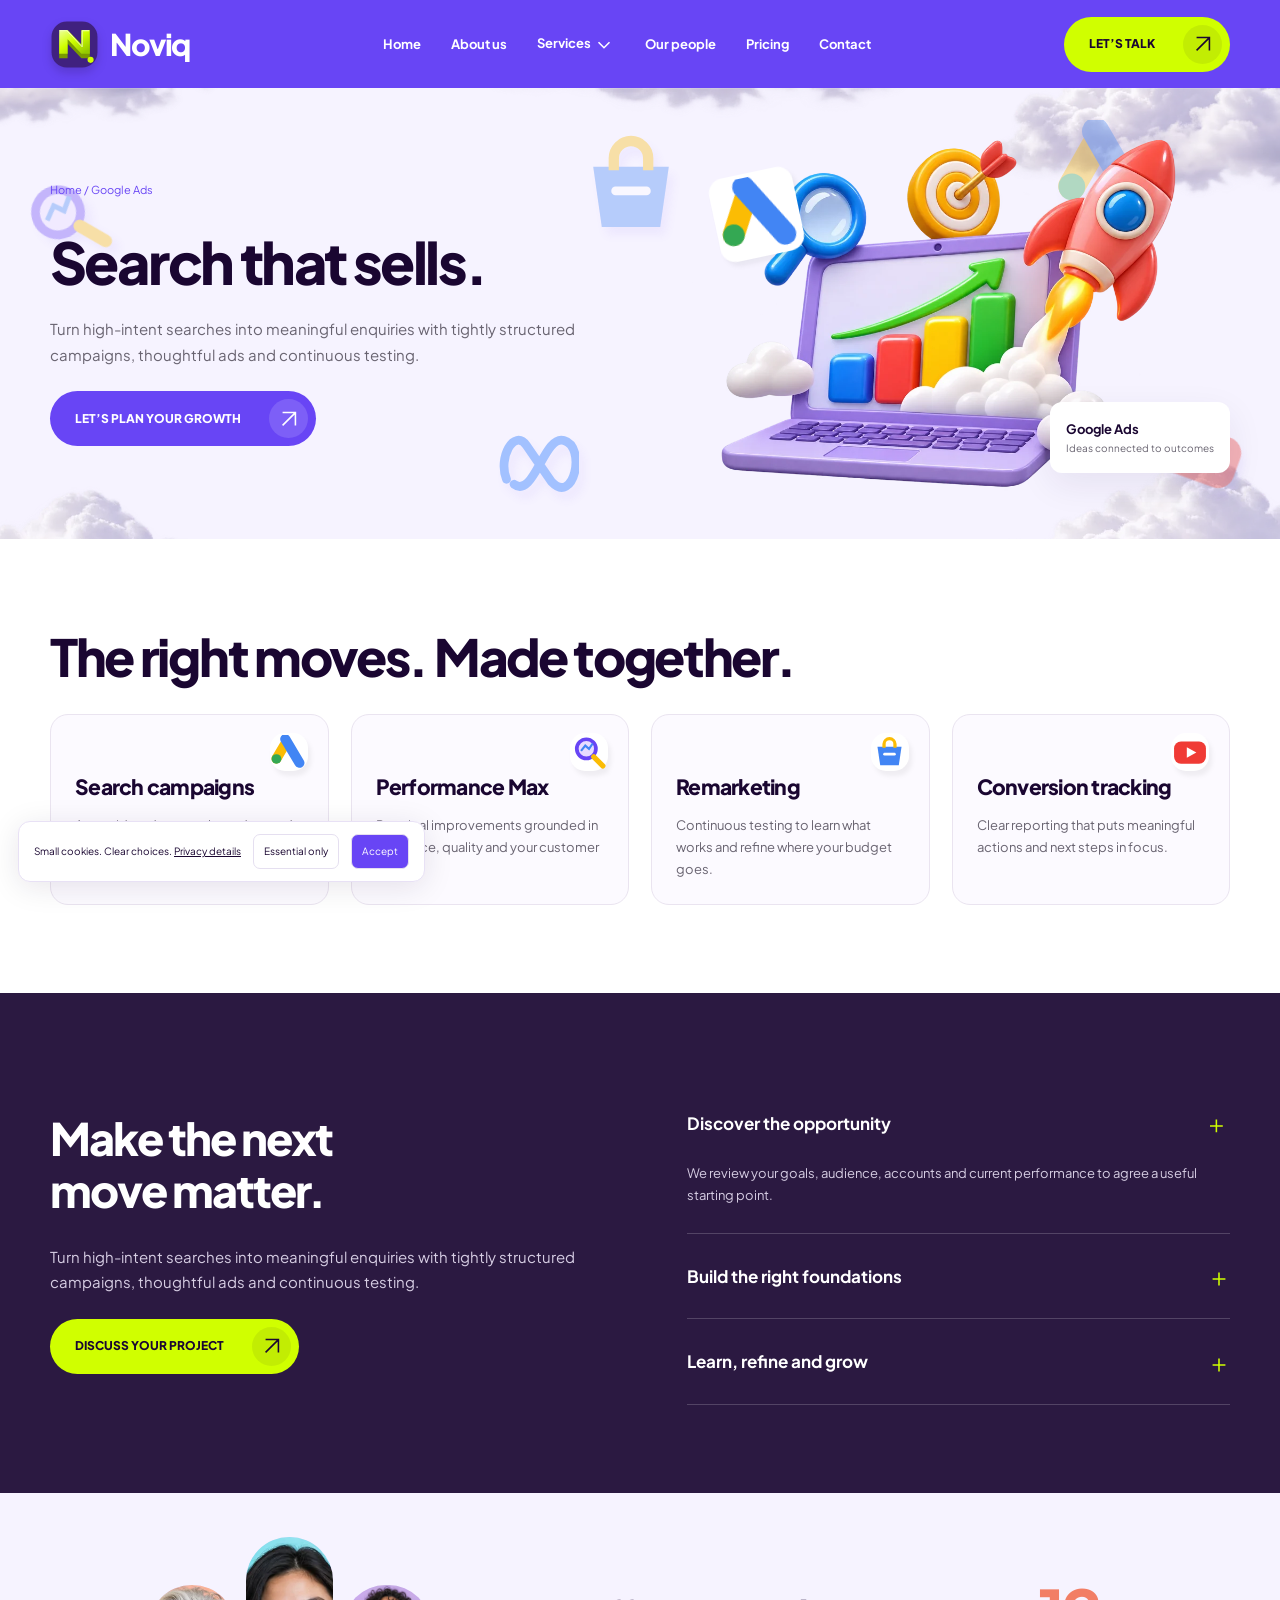
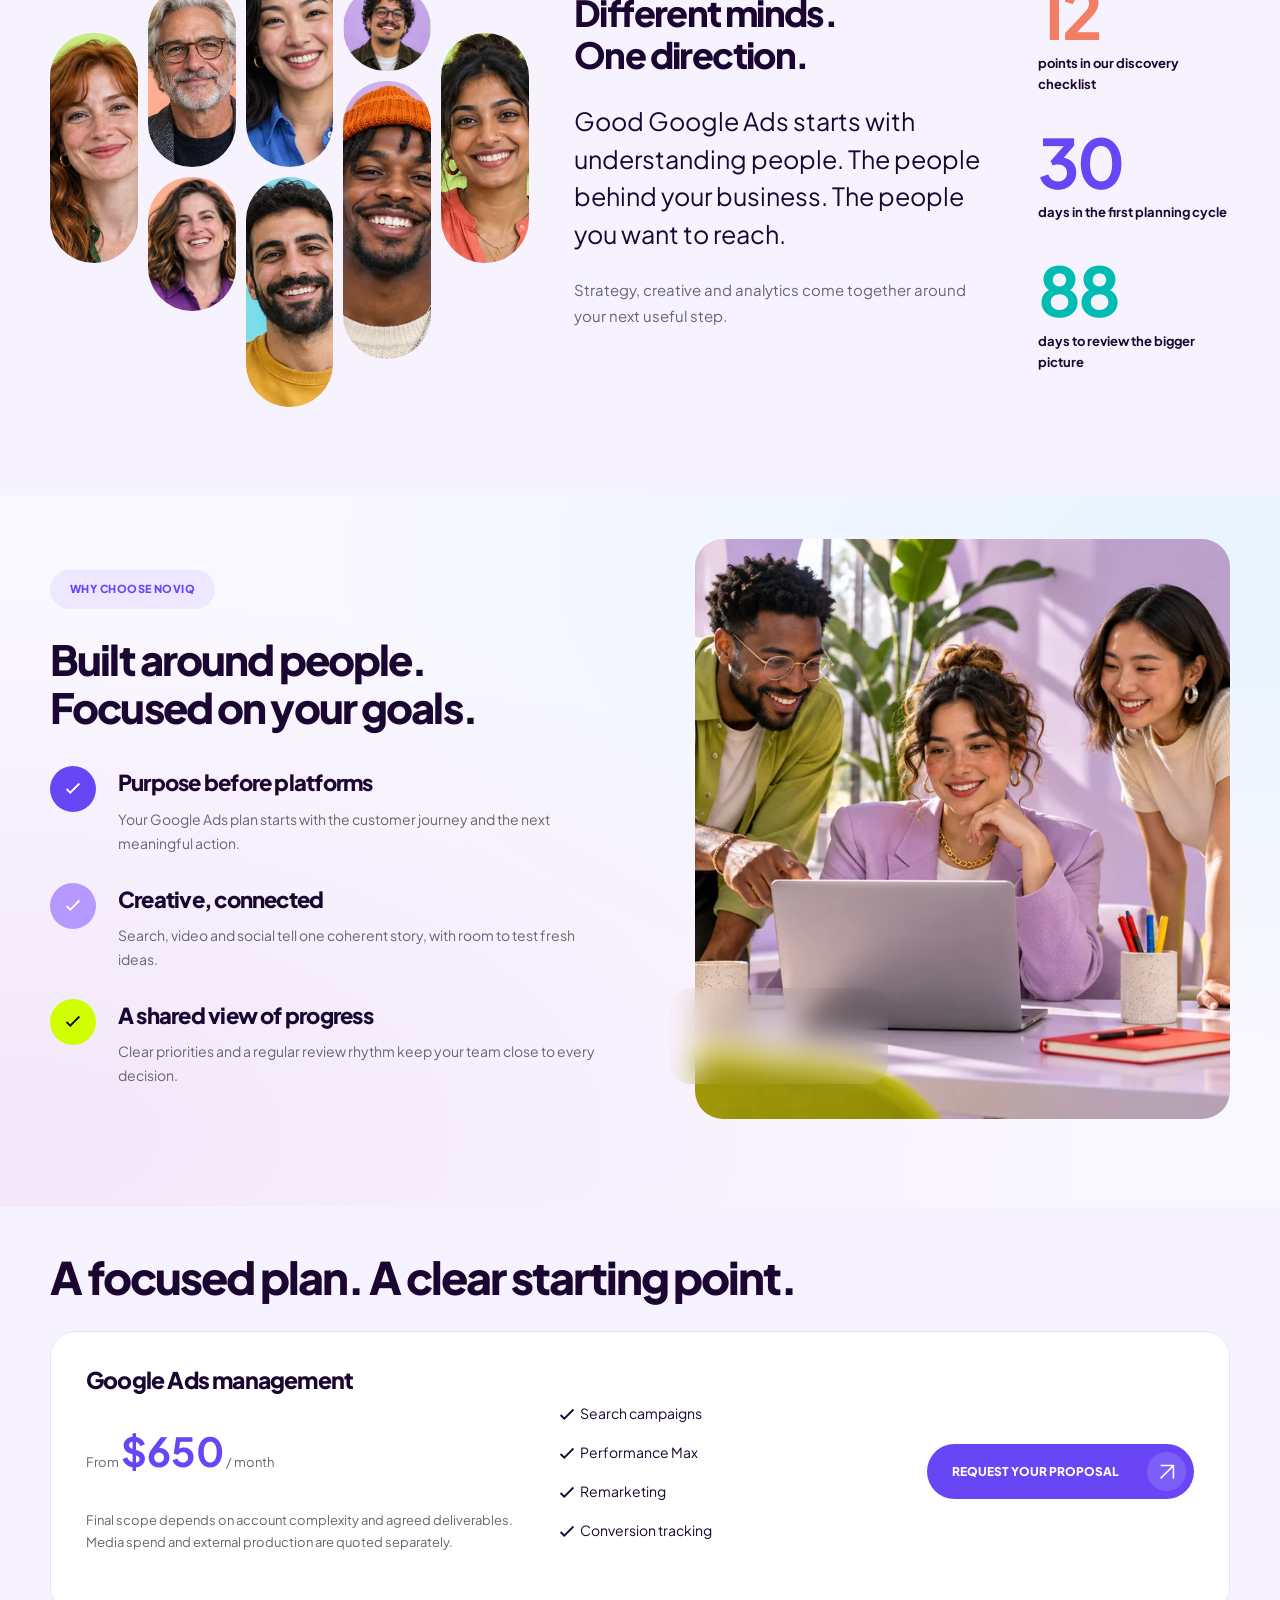
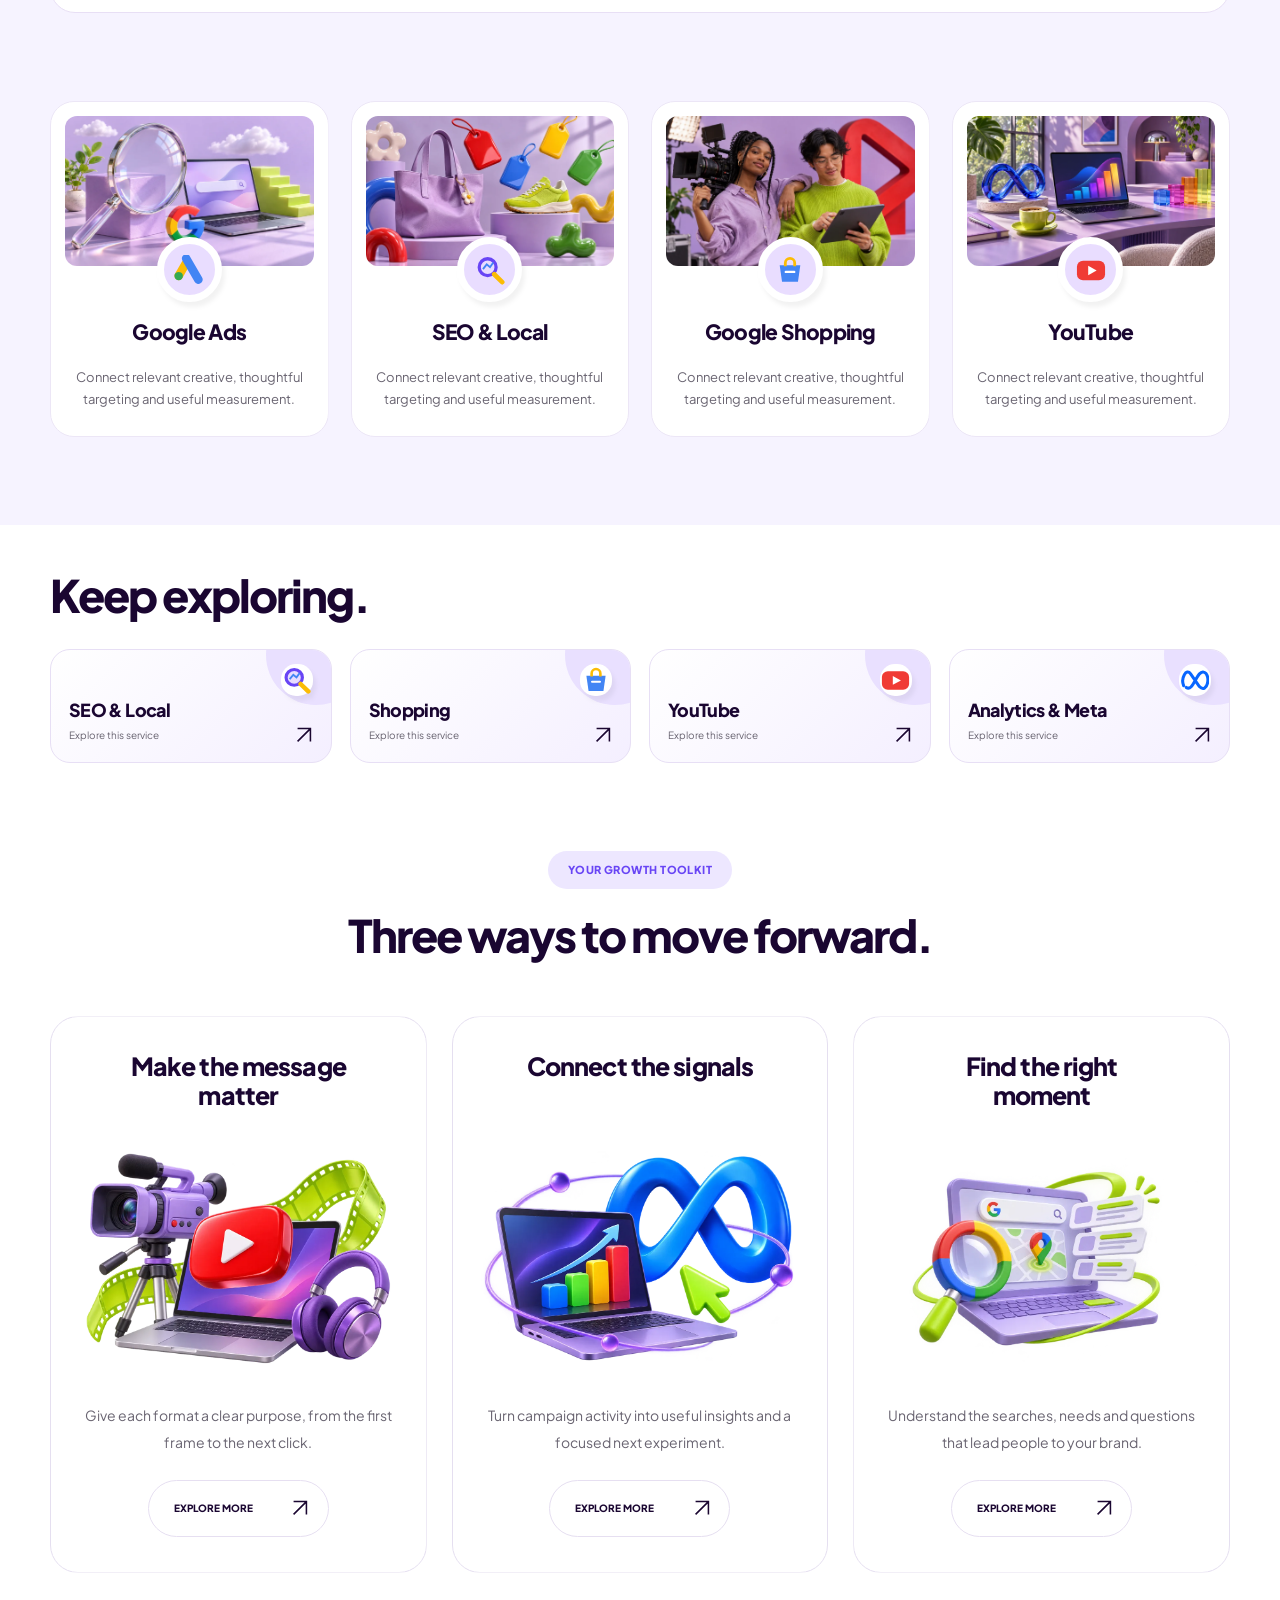
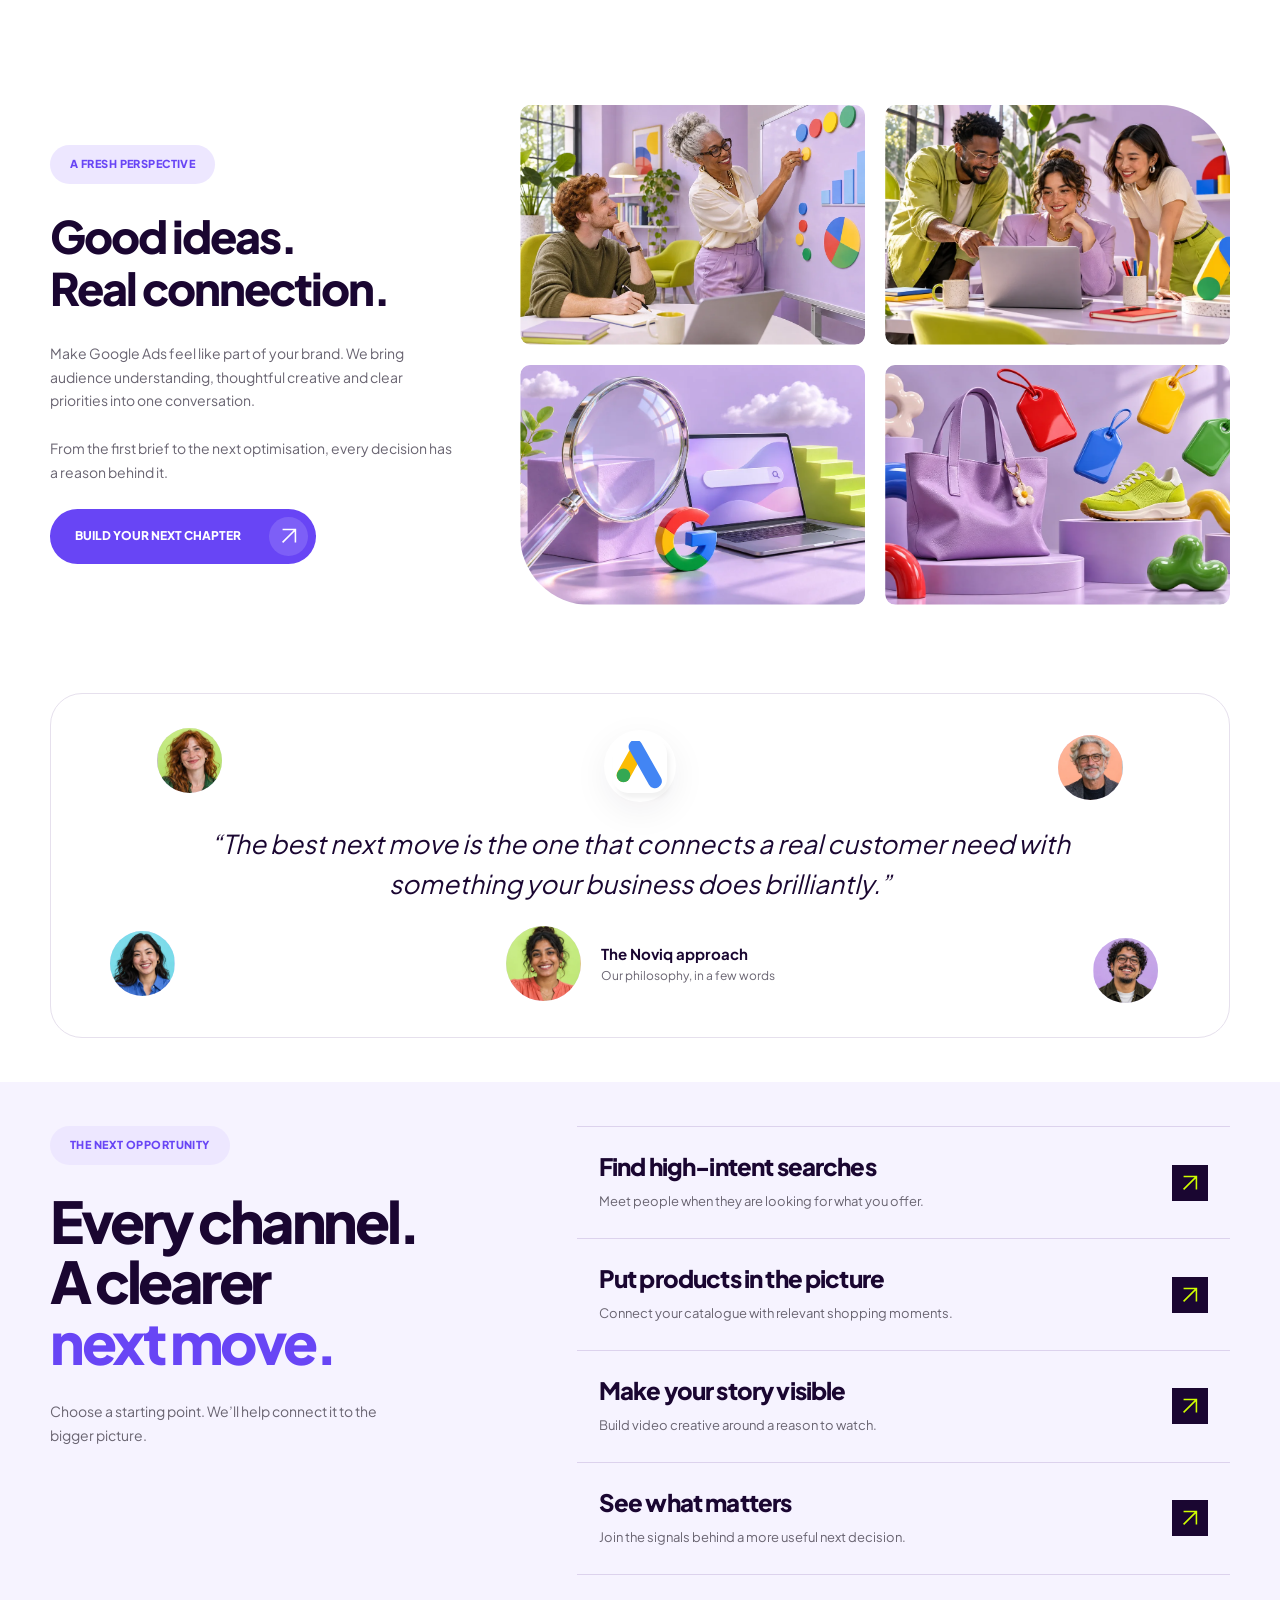
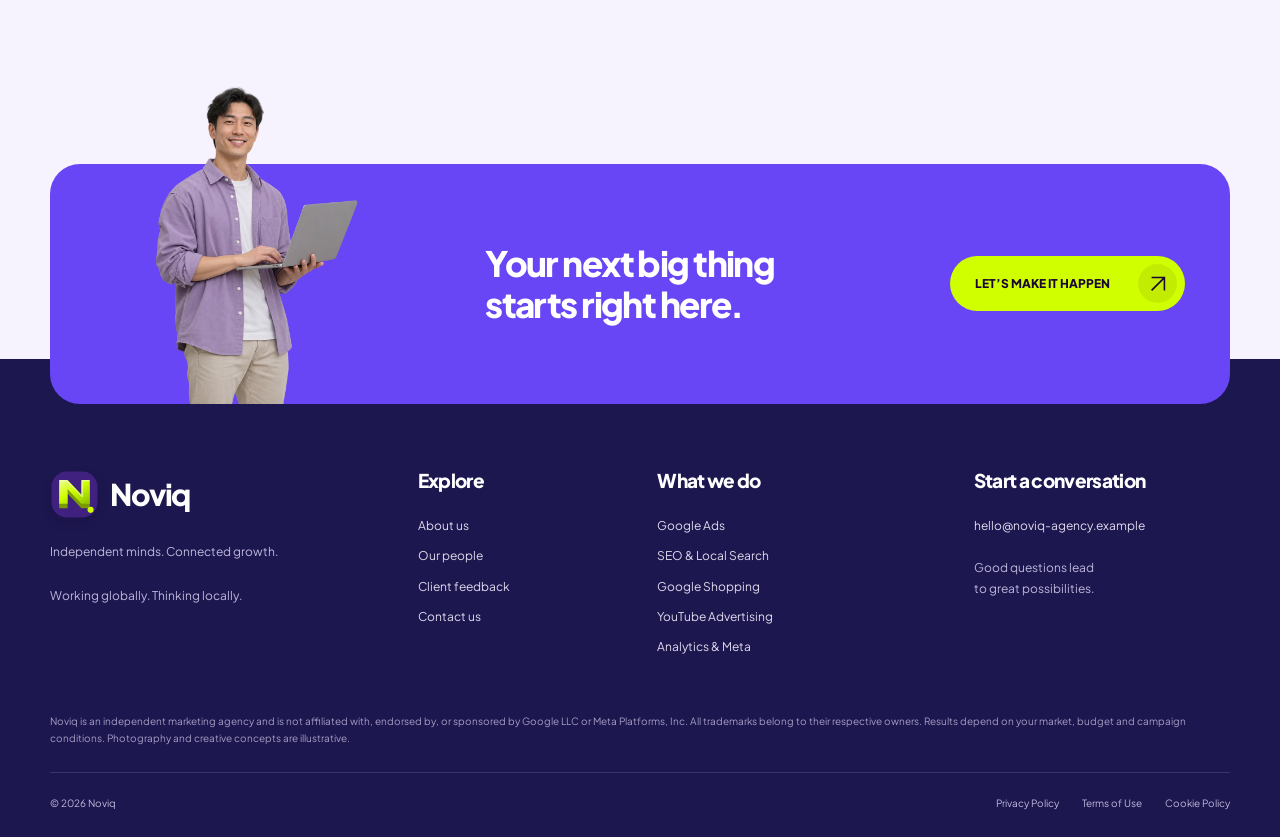
<file: google-ads.html>
<!DOCTYPE html>

<html lang="en"><head><meta charset="utf-8"/><meta content="width=device-width,initial-scale=1" name="viewport"/><meta content="Independent Google and Meta marketing. Search, SEO, Shopping, YouTube and analytics, connected around your business." name="description"/><title>Noviq — Digital Growth</title><link href="assets/logo.svg" rel="icon"/><link href="assets/style.css" rel="stylesheet"/><script defer="" src="config/config.js"></script><script defer="" src="assets/app.js"></script></head><body><a class="skip" href="#main">Skip to content</a><div aria-hidden="true" class="page-transition"><span></span><span></span><span></span><span></span></div><header><div class="container header-inner"><a class="brand" href="index.html"><img alt="" data-logo="" src="assets/logo.svg"/><span data-company="">Noviq</span></a><nav aria-label="Main navigation" id="navigation"><a href="index.html">Home</a><a href="index.html#about">About us</a><div class="dropdown"><button aria-expanded="false" class="services-toggle">Services <span><svg aria-hidden="true" class="ui-icon" fill="none" stroke="currentColor" stroke-width="1.7" viewbox="0 0 24 24"><path d="m6 9 6 6 6-6"></path></svg></span></button><div class="drop-menu"><a href="google-ads.html"><span class="platform-icon"><img alt="" src="assets/platform-0.svg"/></span>Google Ads<svg aria-hidden="true" class="ui-icon" fill="none" stroke="currentColor" stroke-width="1.7" viewbox="0 0 24 24"><path d="M5 19 19 5M5 5h14v14"></path></svg></a><a href="seo.html"><span class="platform-icon"><img alt="" src="assets/platform-1.svg"/></span>SEO &amp; Local Search<svg aria-hidden="true" class="ui-icon" fill="none" stroke="currentColor" stroke-width="1.7" viewbox="0 0 24 24"><path d="M5 19 19 5M5 5h14v14"></path></svg></a><a href="shopping.html"><span class="platform-icon"><img alt="" src="assets/platform-2.svg"/></span>Google Shopping<svg aria-hidden="true" class="ui-icon" fill="none" stroke="currentColor" stroke-width="1.7" viewbox="0 0 24 24"><path d="M5 19 19 5M5 5h14v14"></path></svg></a><a href="youtube.html"><span class="platform-icon"><img alt="" src="assets/platform-3.svg"/></span>YouTube Advertising<svg aria-hidden="true" class="ui-icon" fill="none" stroke="currentColor" stroke-width="1.7" viewbox="0 0 24 24"><path d="M5 19 19 5M5 5h14v14"></path></svg></a><a href="analytics.html"><span class="platform-icon"><img alt="" src="assets/platform-4.svg"/></span>Analytics &amp; Meta<svg aria-hidden="true" class="ui-icon" fill="none" stroke="currentColor" stroke-width="1.7" viewbox="0 0 24 24"><path d="M5 19 19 5M5 5h14v14"></path></svg></a></div></div><a href="index.html#team">Our people</a><a href="index.html#pricing">Pricing</a><a href="index.html#contact">Contact</a><div aria-hidden="true" class="nav-art"><img alt="" class="nav-cloud" src="assets/cloud.webp"/><img alt="" class="concept-icon" src="assets/platform-0.svg"/><img alt="" class="concept-icon" src="assets/platform-1.svg"/><img alt="" class="concept-icon" src="assets/platform-2.svg"/><img alt="" class="concept-icon" src="assets/platform-3.svg"/><img alt="" class="concept-icon" src="assets/platform-4.svg"/></div></nav><a class="button lime header-cta" href="index.html#contact">LET’S TALK <span><svg aria-hidden="true" class="ui-icon" fill="none" stroke="currentColor" stroke-width="1.7" viewbox="0 0 24 24"><path d="M5 19 19 5M5 5h14v14"></path></svg></span></a><button aria-controls="navigation" aria-expanded="false" aria-label="Open navigation" class="menu-toggle"><i></i><i></i></button></div></header><main id="main"><section class="service-hero pale"><div aria-hidden="true" class="service-sky"><img alt="" class="sky-cloud sc0" src="assets/cloud.webp"/><img alt="" class="sky-cloud sc1" src="assets/cloud.webp"/><img alt="" class="sky-cloud sc2" src="assets/cloud.webp"/><img alt="" class="sky-cloud sc3" src="assets/cloud.webp"/><img alt="" class="sky-cloud sc4" src="assets/cloud.webp"/><img alt="" class="sky-cloud sc5" src="assets/cloud.webp"/><img alt="" class="sky-badge sb0" src="assets/platform-1.svg"/><img alt="" class="sky-badge sb1" src="assets/platform-2.svg"/><img alt="" class="sky-badge sb2" src="assets/platform-3.svg"/><img alt="" class="sky-badge sb3" src="assets/platform-4.svg"/><img alt="" class="sky-badge sb4" src="assets/platform-0.svg"/></div><div class="container split"><div><a class="breadcrumb" href="index.html">Home / Google Ads</a><h1>Search that sells.</h1><p>Turn high-intent searches into meaningful enquiries with tightly structured campaigns, thoughtful ads and continuous testing.</p><a class="button" href="index.html#contact">LET’S PLAN YOUR GROWTH<span><svg aria-hidden="true" class="ui-icon" fill="none" stroke="currentColor" stroke-width="1.7" viewbox="0 0 24 24"><path d="M5 19 19 5M5 5h14v14"></path></svg></span></a></div><div class="service-illustration"><span class="platform-icon icon-0" style="--icon:#4285f4"><img alt="" loading="lazy" src="assets/platform-0.svg"/></span><img alt="Illustrated digital growth launch" src="assets/rocket.webp"/><div class="floating-label"><b>Google Ads</b><span>Ideas connected to outcomes</span></div></div></div></section><section class="section"><div class="container"><h2 class="service-features-heading" data-heading="" data-reveal="">The right moves. Made together.</h2><div class="feature-grid"><article class="compact-card" data-reveal=""><span class="platform-icon icon-0" style="--icon:#4285f4"><img alt="" loading="lazy" src="assets/platform-0.svg"/></span><h3>Search campaigns</h3><p>A considered setup, shaped around your audience and commercial priorities.</p></article><article class="compact-card" data-reveal=""><span class="platform-icon icon-1" style="--icon:#34a853"><img alt="" loading="lazy" src="assets/platform-1.svg"/></span><h3>Performance Max</h3><p>Practical improvements grounded in relevance, quality and your customer journey.</p></article><article class="compact-card" data-reveal=""><span class="platform-icon icon-2" style="--icon:#fbbc05"><img alt="" loading="lazy" src="assets/platform-2.svg"/></span><h3>Remarketing</h3><p>Continuous testing to learn what works and refine where your budget goes.</p></article><article class="compact-card" data-reveal=""><span class="platform-icon icon-3" style="--icon:#ea4335"><img alt="" loading="lazy" src="assets/platform-3.svg"/></span><h3>Conversion tracking</h3><p>Clear reporting that puts meaningful actions and next steps in focus.</p></article></div></div></section><section class="section dark parallax-section"><div class="container split"><div><h2 data-heading="">Make the next<br/>move matter.</h2><p>Turn high-intent searches into meaningful enquiries with tightly structured campaigns, thoughtful ads and continuous testing.</p><a class="button lime" href="index.html#contact">DISCUSS YOUR PROJECT<span><svg aria-hidden="true" class="ui-icon" fill="none" stroke="currentColor" stroke-width="1.7" viewbox="0 0 24 24"><path d="M5 19 19 5M5 5h14v14"></path></svg></span></a></div><div class="process-list"><details open=""><summary>Discover the opportunity<span><svg aria-hidden="true" class="ui-icon" fill="none" stroke="currentColor" stroke-width="1.7" viewbox="0 0 24 24"><path d="M5 12h14M12 5v14"></path></svg></span></summary><p>We review your goals, audience, accounts and current performance to agree a useful starting point.</p></details><details><summary>Build the right foundations<span><svg aria-hidden="true" class="ui-icon" fill="none" stroke="currentColor" stroke-width="1.7" viewbox="0 0 24 24"><path d="M5 12h14M12 5v14"></path></svg></span></summary><p>We agree the scope, check measurement and develop the campaign or optimisation plan.</p></details><details><summary>Learn, refine and grow<span><svg aria-hidden="true" class="ui-icon" fill="none" stroke="currentColor" stroke-width="1.7" viewbox="0 0 24 24"><path d="M5 12h14M12 5v14"></path></svg></span></summary><p>We track progress, review the evidence and turn learning into the next round of improvements.</p></details></div></div></section><section class="section reference-section pale" id="inspiration-1"><div class="container"><div class="people-story"><div class="pill-portraits"><span aria-label="Illustrative creative portrait" class="portrait-face pill-face pf0" role="img"><img alt="" loading="lazy" src="assets/portraits.webp" style="--col:1;--row:0"/></span><span aria-label="Illustrative creative portrait" class="portrait-face pill-face pf1" role="img"><img alt="" loading="lazy" src="assets/portraits.webp" style="--col:2;--row:0"/></span><span aria-label="Illustrative creative portrait" class="portrait-face pill-face pf2" role="img"><img alt="" loading="lazy" src="assets/portraits.webp" style="--col:3;--row:0"/></span><span aria-label="Illustrative creative portrait" class="portrait-face pill-face pf3" role="img"><img alt="" loading="lazy" src="assets/portraits.webp" style="--col:0;--row:1"/></span><span aria-label="Illustrative creative portrait" class="portrait-face pill-face pf4" role="img"><img alt="" loading="lazy" src="assets/portraits.webp" style="--col:1;--row:1"/></span><span aria-label="Illustrative creative portrait" class="portrait-face pill-face pf5" role="img"><img alt="" loading="lazy" src="assets/portraits.webp" style="--col:2;--row:1"/></span><span aria-label="Illustrative creative portrait" class="portrait-face pill-face pf6" role="img"><img alt="" loading="lazy" src="assets/portraits.webp" style="--col:3;--row:1"/></span><span aria-label="Illustrative creative portrait" class="portrait-face pill-face pf7" role="img"><img alt="" loading="lazy" src="assets/portraits.webp" style="--col:0;--row:0"/></span></div><div><h2 data-heading="">Different minds.<br/>One direction.</h2><p class="large-copy">Good Google Ads starts with understanding people. The people behind your business. The people you want to reach.</p><p>Strategy, creative and analytics come together around your next useful step.</p></div><div class="story-metrics"><div><strong data-count="12">12</strong><span>points in our discovery checklist</span></div><div><strong data-count="30">30</strong><span>days in the first planning cycle</span></div><div><strong data-count="90">90</strong><span>days to review the bigger picture</span></div></div></div></div></section><section class="section reference-section new-reference focus-section pale" id="inspiration-2"><div class="container"><div class="focus-split"><div><span class="section-tag">WHY CHOOSE NOVIQ</span><h2 data-heading="">Built around people.<br/>Focused on your goals.</h2><div class="focus-points"><article><span><svg aria-hidden="true" class="ui-icon" fill="none" stroke="currentColor" stroke-width="2" viewbox="0 0 24 24"><path d="m5 12 4 4L19 6"></path></svg></span><div><h3>Purpose before platforms</h3><p>Your Google Ads plan starts with the customer journey and the next meaningful action.</p></div></article><article><span><svg aria-hidden="true" class="ui-icon" fill="none" stroke="currentColor" stroke-width="2" viewbox="0 0 24 24"><path d="m5 12 4 4L19 6"></path></svg></span><div><h3>Creative, connected</h3><p>Search, video and social tell one coherent story, with room to test fresh ideas.</p></div></article><article><span><svg aria-hidden="true" class="ui-icon" fill="none" stroke="currentColor" stroke-width="2" viewbox="0 0 24 24"><path d="m5 12 4 4L19 6"></path></svg></span><div><h3>A shared view of progress</h3><p>Clear priorities and a regular review rhythm keep your team close to every decision.</p></div></article></div></div><div class="focus-photo"><img alt="Google Ads studio concept" loading="lazy" src="assets/scene0.webp"/><span><img alt="" class="concept-icon" src="assets/platform-1.svg"/><b>Ideas meet<br/>intention.</b></span></div></div></div></section><section class="section pale service-offer-section"><div class="container"><h2 class="service-offer-heading" data-heading="" data-reveal="">A focused plan. A clear starting point.</h2><div class="service-offer"><div><h3>Google Ads management</h3><p>From <strong>$650</strong> / month</p><p>Final scope depends on account complexity and agreed deliverables. Media spend and external production are quoted separately.</p></div><ul><li><svg aria-hidden="true" class="ui-icon" fill="none" stroke="currentColor" stroke-width="2" viewbox="0 0 24 24"><path d="m5 12 4 4L19 6"></path></svg> Search campaigns</li><li><svg aria-hidden="true" class="ui-icon" fill="none" stroke="currentColor" stroke-width="2" viewbox="0 0 24 24"><path d="m5 12 4 4L19 6"></path></svg> Performance Max</li><li><svg aria-hidden="true" class="ui-icon" fill="none" stroke="currentColor" stroke-width="2" viewbox="0 0 24 24"><path d="m5 12 4 4L19 6"></path></svg> Remarketing</li><li><svg aria-hidden="true" class="ui-icon" fill="none" stroke="currentColor" stroke-width="2" viewbox="0 0 24 24"><path d="m5 12 4 4L19 6"></path></svg> Conversion tracking</li></ul><a class="button" href="index.html#contact">REQUEST YOUR PROPOSAL<span><svg aria-hidden="true" class="ui-icon" fill="none" stroke="currentColor" stroke-width="1.7" viewbox="0 0 24 24"><path d="M5 19 19 5M5 5h14v14"></path></svg></span></a></div></div></section><section class="section reference-section pale" id="inspiration-3"><div class="container"><div class="photo-services"><a data-puzzle="" href="google-ads.html"><img alt="Google Ads creative campaign concept" loading="lazy" src="assets/scene1.webp"/><span class="platform-icon"><img alt="" src="assets/platform-0.svg"/></span><h3>Google Ads</h3><p>Connect relevant creative, thoughtful targeting and useful measurement.</p></a><a data-puzzle="" href="seo.html"><img alt="Google Ads creative campaign concept" loading="lazy" src="assets/scene2.webp"/><span class="platform-icon"><img alt="" src="assets/platform-1.svg"/></span><h3>SEO &amp; Local</h3><p>Connect relevant creative, thoughtful targeting and useful measurement.</p></a><a data-puzzle="" href="shopping.html"><img alt="Google Ads creative campaign concept" loading="lazy" src="assets/scene3.webp"/><span class="platform-icon"><img alt="" src="assets/platform-2.svg"/></span><h3>Google Shopping</h3><p>Connect relevant creative, thoughtful targeting and useful measurement.</p></a><a data-puzzle="" href="youtube.html"><img alt="Google Ads creative campaign concept" loading="lazy" src="assets/scene4.webp"/><span class="platform-icon"><img alt="" src="assets/platform-3.svg"/></span><h3>YouTube</h3><p>Connect relevant creative, thoughtful targeting and useful measurement.</p></a></div></div></section><section class="section related-section"><div class="container"><h2 data-heading="" data-reveal="">Keep exploring.</h2><div class="related"><a class="compact-card" href="seo.html"><span class="platform-icon icon-1" style="--icon:#34a853"><img alt="" loading="lazy" src="assets/platform-1.svg"/></span><h3>SEO &amp; Local</h3><span><svg aria-hidden="true" class="ui-icon" fill="none" stroke="currentColor" stroke-width="1.7" viewbox="0 0 24 24"><path d="M5 19 19 5M5 5h14v14"></path></svg></span><small>Explore this service</small></a><a class="compact-card" href="shopping.html"><span class="platform-icon icon-2" style="--icon:#fbbc05"><img alt="" loading="lazy" src="assets/platform-2.svg"/></span><h3>Shopping</h3><span><svg aria-hidden="true" class="ui-icon" fill="none" stroke="currentColor" stroke-width="1.7" viewbox="0 0 24 24"><path d="M5 19 19 5M5 5h14v14"></path></svg></span><small>Explore this service</small></a><a class="compact-card" href="youtube.html"><span class="platform-icon icon-3" style="--icon:#ea4335"><img alt="" loading="lazy" src="assets/platform-3.svg"/></span><h3>YouTube</h3><span><svg aria-hidden="true" class="ui-icon" fill="none" stroke="currentColor" stroke-width="1.7" viewbox="0 0 24 24"><path d="M5 19 19 5M5 5h14v14"></path></svg></span><small>Explore this service</small></a><a class="compact-card" href="analytics.html"><span class="platform-icon icon-4" style="--icon:#0866ff"><img alt="" loading="lazy" src="assets/platform-4.svg"/></span><h3>Analytics &amp; Meta</h3><span><svg aria-hidden="true" class="ui-icon" fill="none" stroke="currentColor" stroke-width="1.7" viewbox="0 0 24 24"><path d="M5 19 19 5M5 5h14v14"></path></svg></span><small>Explore this service</small></a></div></div></section><section class="section reference-section new-reference growth-toolkit-section" id="inspiration-4"><div class="container"><div class="reference-heading"><span class="section-tag">YOUR GROWTH TOOLKIT</span><h2 data-heading="">Three ways to move forward.</h2></div><div class="illustrated-grid"><article data-puzzle=""><h3>Make the message matter</h3><img alt="Make the message matter creative illustration" loading="lazy" src="assets/youtube.webp"/><p>Give each format a clear purpose, from the first frame to the next click.</p><a class="button" href="youtube.html">EXPLORE MORE<span><svg aria-hidden="true" class="ui-icon" fill="none" stroke="currentColor" stroke-width="1.7" viewbox="0 0 24 24"><path d="M5 19 19 5M5 5h14v14"></path></svg></span></a></article><article data-puzzle=""><h3>Connect the signals</h3><img alt="Connect the signals creative illustration" loading="lazy" src="assets/analytics.webp"/><p>Turn campaign activity into useful insights and a focused next experiment.</p><a class="button" href="analytics.html">EXPLORE MORE<span><svg aria-hidden="true" class="ui-icon" fill="none" stroke="currentColor" stroke-width="1.7" viewbox="0 0 24 24"><path d="M5 19 19 5M5 5h14v14"></path></svg></span></a></article><article data-puzzle=""><h3>Find the right moment</h3><img alt="Find the right moment creative illustration" loading="lazy" src="assets/seo.webp"/><p>Understand the searches, needs and questions that lead people to your brand.</p><a class="button" href="seo.html">EXPLORE MORE<span><svg aria-hidden="true" class="ui-icon" fill="none" stroke="currentColor" stroke-width="1.7" viewbox="0 0 24 24"><path d="M5 19 19 5M5 5h14v14"></path></svg></span></a></article></div></div></section><section class="section reference-section mosaic-section" id="inspiration-5"><div class="container"><div class="mosaic-layout"><div><span class="section-tag">A FRESH PERSPECTIVE</span><h2 data-heading="">Good ideas.<br/>Real connection.</h2><p>Make Google Ads feel like part of your brand. We bring audience understanding, thoughtful creative and clear priorities into one conversation.</p><p>From the first brief to the next optimisation, every decision has a reason behind it.</p><a class="button" href="index.html#contact">BUILD YOUR NEXT CHAPTER<span><svg aria-hidden="true" class="ui-icon" fill="none" stroke="currentColor" stroke-width="1.7" viewbox="0 0 24 24"><path d="M5 19 19 5M5 5h14v14"></path></svg></span></a></div><div class="photo-mosaic"><img alt="Google Ads creative campaign concept" data-puzzle="" loading="lazy" src="assets/scene5.webp"/><img alt="Google Ads creative campaign concept" data-puzzle="" loading="lazy" src="assets/scene0.webp"/><img alt="Google Ads creative campaign concept" data-puzzle="" loading="lazy" src="assets/scene1.webp"/><img alt="Google Ads creative campaign concept" data-puzzle="" loading="lazy" src="assets/scene2.webp"/></div></div></div></section><section class="section reference-section quote-section" id="inspiration-6"><div class="container"><div aria-label="Noviq philosophy slideshow" class="editorial-quote" data-slideshow=""><span aria-label="Illustrative creative portrait" class="portrait-face quote-face q1" role="img"><img alt="" loading="lazy" src="assets/portraits.webp" style="--col:1;--row:0"/></span><span aria-label="Illustrative creative portrait" class="portrait-face quote-face q2" role="img"><img alt="" loading="lazy" src="assets/portraits.webp" style="--col:2;--row:0"/></span><span aria-label="Illustrative creative portrait" class="portrait-face quote-face q3" role="img"><img alt="" loading="lazy" src="assets/portraits.webp" style="--col:3;--row:0"/></span><span aria-label="Illustrative creative portrait" class="portrait-face quote-face q4" role="img"><img alt="" loading="lazy" src="assets/portraits.webp" style="--col:0;--row:1"/></span><span class="quote-medallion"><span class="platform-icon"><img alt="" src="assets/platform-0.svg"/></span></span><blockquote class="quote-slide is-current">“The best next move is the one that connects a real customer need with something your business does brilliantly.”</blockquote><blockquote aria-hidden="true" class="quote-slide">“Creative work earns its place when it reflects your audience, your ambition and the way your business really works.”</blockquote><blockquote aria-hidden="true" class="quote-slide">“Good measurement makes room for better questions. Better questions make the next decision clearer.”</blockquote><div class="quote-author"><span aria-label="Illustrative creative portrait" class="portrait-face" role="img"><img alt="" loading="lazy" src="assets/portraits.webp" style="--col:1;--row:1"/></span><div><b>The Noviq approach</b><span>Our philosophy, in a few words</span></div></div></div></div></section></main><section class="section reference-section new-reference directory-section pale" id="inspiration-7"><div class="container"><div class="directory-layout"><div><span class="section-tag">THE NEXT OPPORTUNITY</span><h2 data-heading="">Every channel.<br/>A clearer<br/><em>next move.</em></h2><p>Choose a starting point. We’ll help connect it to the bigger picture.</p></div><div class="directory-rows"><a href="google-ads.html"><div><h3>Find high-intent searches</h3><p>Meet people when they are looking for what you offer.</p></div><img alt="" loading="lazy" src="assets/scene1.webp"/><span><svg aria-hidden="true" class="ui-icon" fill="none" stroke="currentColor" stroke-width="1.7" viewbox="0 0 24 24"><path d="M5 19 19 5M5 5h14v14"></path></svg></span></a><a href="shopping.html"><div><h3>Put products in the picture</h3><p>Connect your catalogue with relevant shopping moments.</p></div><img alt="" loading="lazy" src="assets/scene2.webp"/><span><svg aria-hidden="true" class="ui-icon" fill="none" stroke="currentColor" stroke-width="1.7" viewbox="0 0 24 24"><path d="M5 19 19 5M5 5h14v14"></path></svg></span></a><a href="youtube.html"><div><h3>Make your story visible</h3><p>Build video creative around a reason to watch.</p></div><img alt="" loading="lazy" src="assets/scene3.webp"/><span><svg aria-hidden="true" class="ui-icon" fill="none" stroke="currentColor" stroke-width="1.7" viewbox="0 0 24 24"><path d="M5 19 19 5M5 5h14v14"></path></svg></span></a><a href="analytics.html"><div><h3>See what matters</h3><p>Join the signals behind a more useful next decision.</p></div><img alt="" loading="lazy" src="assets/scene4.webp"/><span><svg aria-hidden="true" class="ui-icon" fill="none" stroke="currentColor" stroke-width="1.7" viewbox="0 0 24 24"><path d="M5 19 19 5M5 5h14v14"></path></svg></span></a></div></div></div></section><section class="prefooter" id="next-chapter"><div class="container"><img alt="Creative specialist with laptop" class="cta-person" loading="lazy" src="assets/person2.webp"/><h2 data-heading="">Your next big thing<br/>starts right here.</h2><a class="button lime" href="index.html#contact">LET’S MAKE IT HAPPEN<span><svg aria-hidden="true" class="ui-icon" fill="none" stroke="currentColor" stroke-width="1.7" viewbox="0 0 24 24"><path d="M5 19 19 5M5 5h14v14"></path></svg></span></a><span class="cta-star"><svg aria-hidden="true" class="ui-icon" fill="none" stroke="currentColor" stroke-width="1.7" viewbox="0 0 24 24"><path d="M5 19 19 5M5 5h14v14"></path></svg></span></div></section><footer><div class="container"><div class="footer-top"><div><a class="brand" href="index.html"><img alt="" data-logo="" src="assets/logo.svg"/><span data-company="">Noviq</span></a><p data-footer=""></p><p data-address=""></p></div><div><h3>Explore</h3><a href="index.html#about">About us</a><a href="index.html#team">Our people</a><a href="index.html#reviews">Client feedback</a><a href="index.html#contact">Contact us</a></div><div><h3>What we do</h3><a href="google-ads.html">Google Ads</a><a href="seo.html">SEO &amp; Local Search</a><a href="shopping.html">Google Shopping</a><a href="youtube.html">YouTube Advertising</a><a href="analytics.html">Analytics &amp; Meta</a></div><div><h3>Start a conversation</h3><a data-email=""></a><p>Good questions lead<br/>to great possibilities.</p></div></div><p class="disclaimer" data-disclaimer=""></p><div class="footer-bottom"><span>© <span data-year=""></span> <span data-company=""></span></span><div><a href="privacy.html">Privacy Policy</a><a href="terms.html">Terms of Use</a><a href="cookies.html">Cookie Policy</a></div></div></div></footer><aside aria-label="Privacy preferences" class="cookie-banner"><span>Small cookies. Clear choices. <a href="cookies.html">Privacy details</a></span><button data-cookie="essential">Essential only</button><button class="accept" data-cookie="all">Accept</button></aside></body></html>
</file>
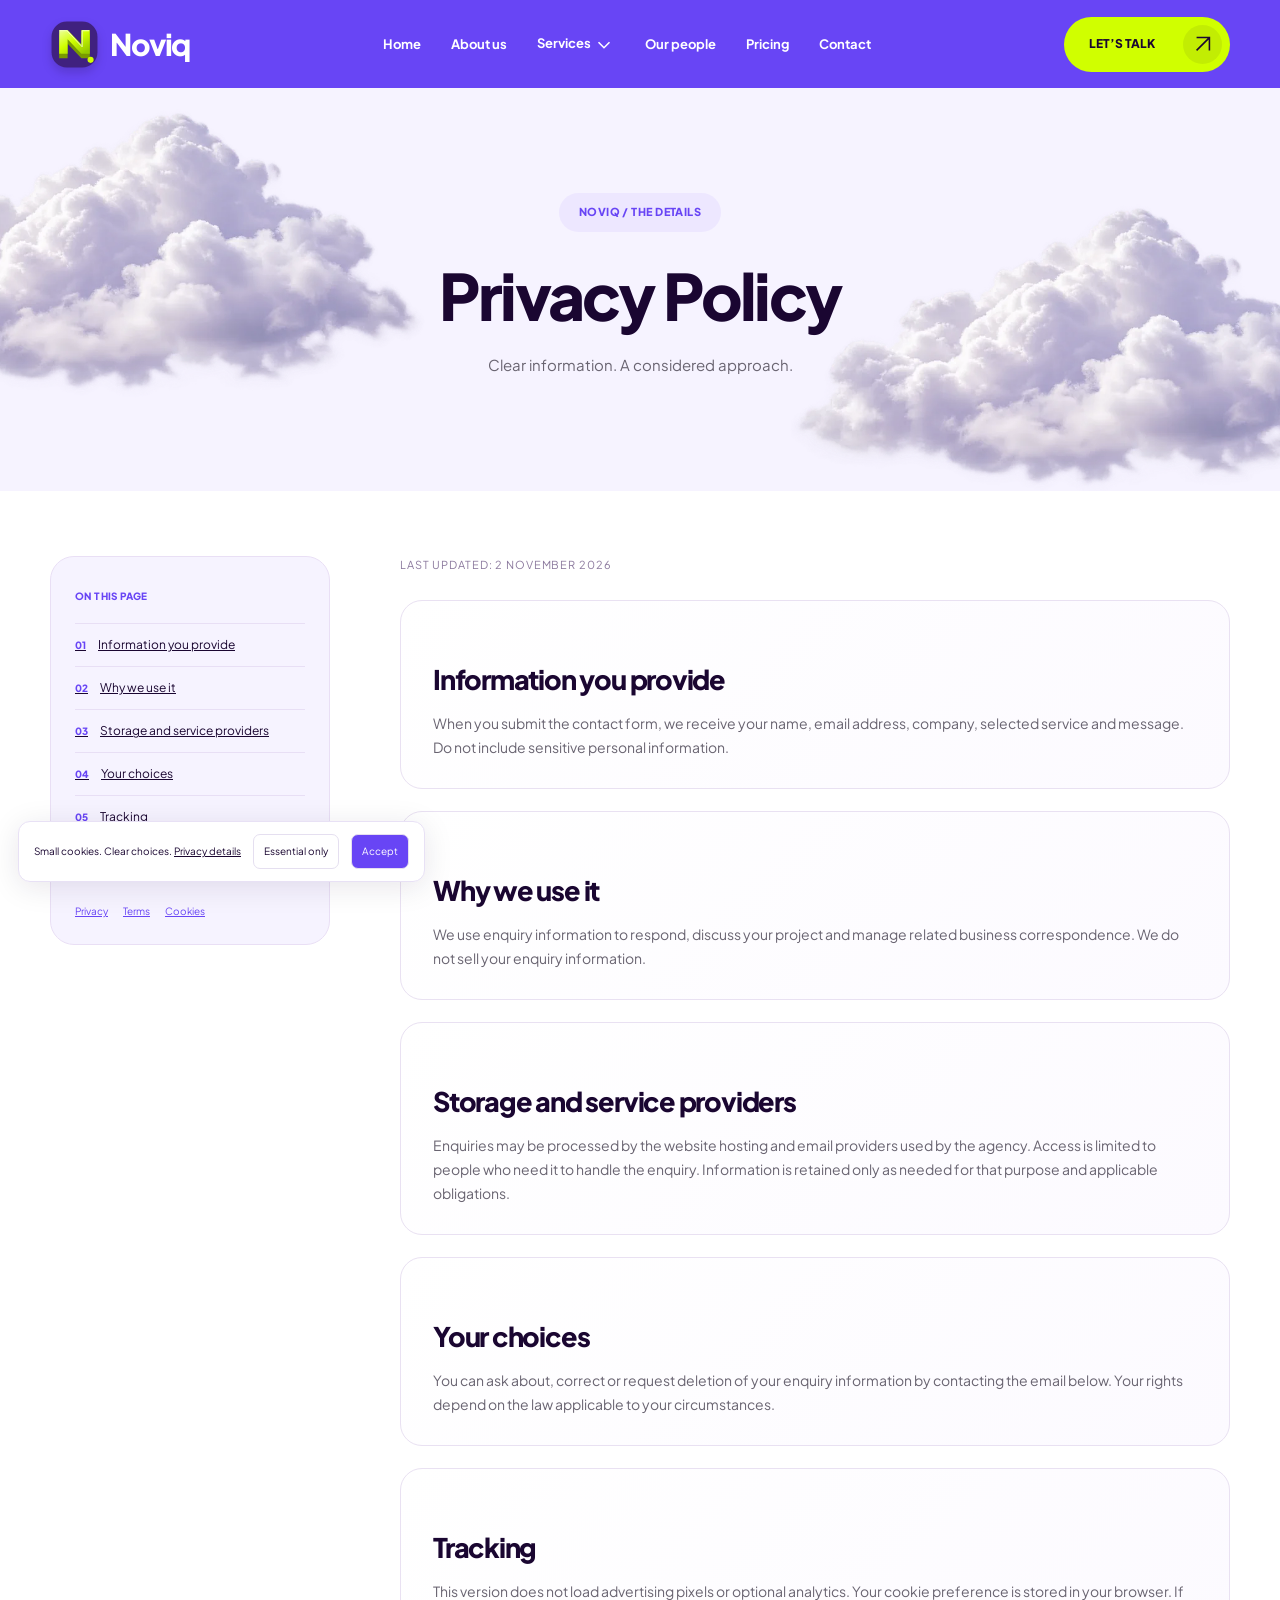
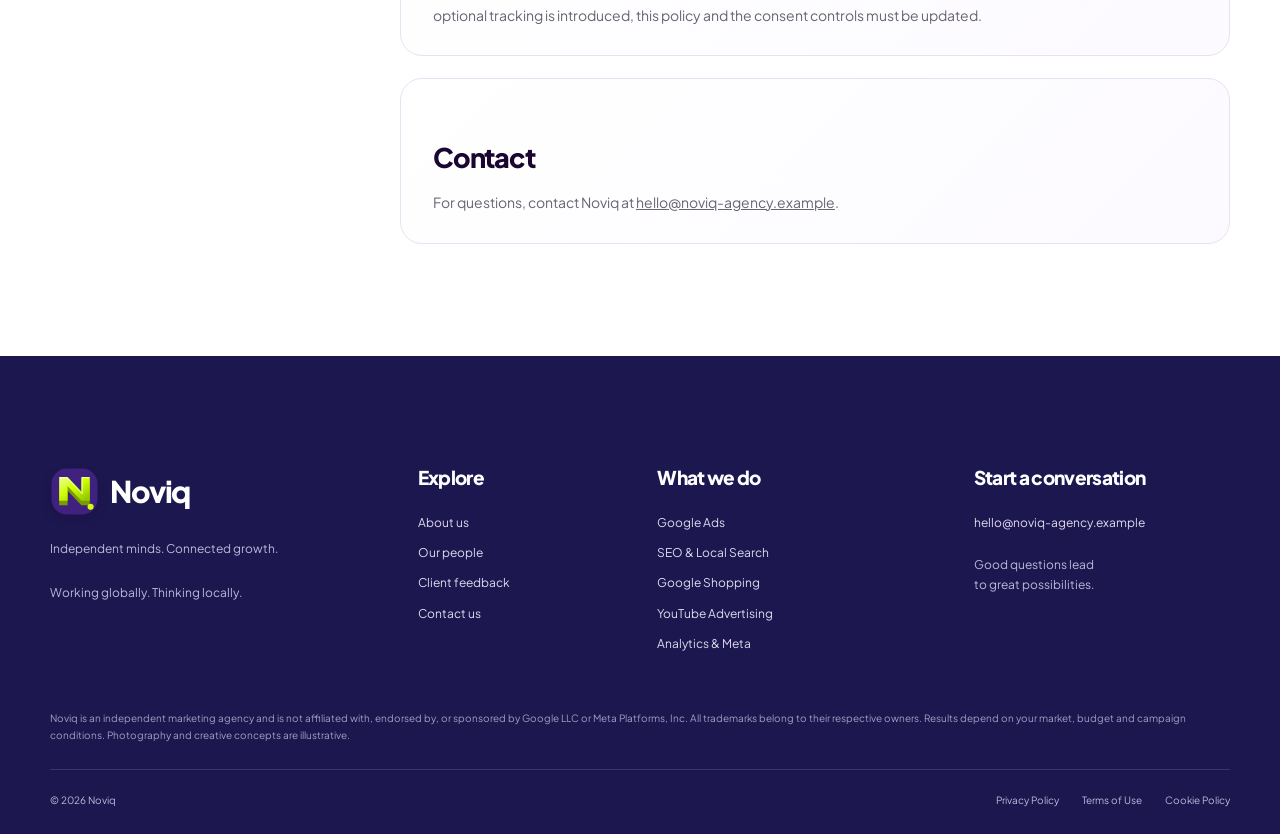
<file: privacy.html>
<!DOCTYPE html>

<html lang="en"><head><meta charset="utf-8"/><meta content="width=device-width,initial-scale=1" name="viewport"/><meta content="Independent Google and Meta marketing. Search, SEO, Shopping, YouTube and analytics, connected around your business." name="description"/><title>Noviq — Digital Growth</title><link href="assets/logo.svg" rel="icon"/><link href="assets/style.css" rel="stylesheet"/><script defer="" src="config/config.js"></script><script defer="" src="assets/app.js"></script></head><body><a class="skip" href="#main">Skip to content</a><div aria-hidden="true" class="page-transition"><span></span><span></span><span></span><span></span></div><header><div class="container header-inner"><a class="brand" href="index.html"><img alt="" data-logo="" src="assets/logo.svg"/><span data-company="">Noviq</span></a><nav aria-label="Main navigation" id="navigation"><a href="index.html">Home</a><a href="index.html#about">About us</a><div class="dropdown"><button aria-expanded="false" class="services-toggle">Services <span><svg aria-hidden="true" class="ui-icon" fill="none" stroke="currentColor" stroke-width="1.7" viewbox="0 0 24 24"><path d="m6 9 6 6 6-6"></path></svg></span></button><div class="drop-menu"><a href="google-ads.html"><span class="platform-icon"><img alt="" src="assets/platform-0.svg"/></span>Google Ads<svg aria-hidden="true" class="ui-icon" fill="none" stroke="currentColor" stroke-width="1.7" viewbox="0 0 24 24"><path d="M5 19 19 5M5 5h14v14"></path></svg></a><a href="seo.html"><span class="platform-icon"><img alt="" src="assets/platform-1.svg"/></span>SEO &amp; Local Search<svg aria-hidden="true" class="ui-icon" fill="none" stroke="currentColor" stroke-width="1.7" viewbox="0 0 24 24"><path d="M5 19 19 5M5 5h14v14"></path></svg></a><a href="shopping.html"><span class="platform-icon"><img alt="" src="assets/platform-2.svg"/></span>Google Shopping<svg aria-hidden="true" class="ui-icon" fill="none" stroke="currentColor" stroke-width="1.7" viewbox="0 0 24 24"><path d="M5 19 19 5M5 5h14v14"></path></svg></a><a href="youtube.html"><span class="platform-icon"><img alt="" src="assets/platform-3.svg"/></span>YouTube Advertising<svg aria-hidden="true" class="ui-icon" fill="none" stroke="currentColor" stroke-width="1.7" viewbox="0 0 24 24"><path d="M5 19 19 5M5 5h14v14"></path></svg></a><a href="analytics.html"><span class="platform-icon"><img alt="" src="assets/platform-4.svg"/></span>Analytics &amp; Meta<svg aria-hidden="true" class="ui-icon" fill="none" stroke="currentColor" stroke-width="1.7" viewbox="0 0 24 24"><path d="M5 19 19 5M5 5h14v14"></path></svg></a></div></div><a href="index.html#team">Our people</a><a href="index.html#pricing">Pricing</a><a href="index.html#contact">Contact</a><div aria-hidden="true" class="nav-art"><img alt="" class="nav-cloud" src="assets/cloud.webp"/><img alt="" class="concept-icon" src="assets/platform-0.svg"/><img alt="" class="concept-icon" src="assets/platform-1.svg"/><img alt="" class="concept-icon" src="assets/platform-2.svg"/><img alt="" class="concept-icon" src="assets/platform-3.svg"/><img alt="" class="concept-icon" src="assets/platform-4.svg"/></div></nav><a class="button lime header-cta" href="index.html#contact">LET’S TALK <span><svg aria-hidden="true" class="ui-icon" fill="none" stroke="currentColor" stroke-width="1.7" viewbox="0 0 24 24"><path d="M5 19 19 5M5 5h14v14"></path></svg></span></a><button aria-controls="navigation" aria-expanded="false" aria-label="Open navigation" class="menu-toggle"><i></i><i></i></button></div></header><section class="legal-hero"><img alt="" class="cloud c1" src="assets/cloud.webp"/><img alt="" class="cloud c2" src="assets/cloud.webp"/><div class="container"><span class="section-tag">NOVIQ / THE DETAILS</span><h1>Privacy Policy</h1><p>Clear information. A considered approach.</p></div></section><main class="legal container" id="main"><aside class="legal-toc"><span class="section-tag">ON THIS PAGE</span><a href="#legal-1"><span>01</span>Information you provide</a><a href="#legal-2"><span>02</span>Why we use it</a><a href="#legal-3"><span>03</span>Storage and service providers</a><a href="#legal-4"><span>04</span>Your choices</a><a href="#legal-5"><span>05</span>Tracking</a><a href="#legal-6"><span>06</span>Contact</a><div class="legal-links"><a href="privacy.html">Privacy</a><a href="terms.html">Terms</a><a href="cookies.html">Cookies</a></div></aside><div class="legal-content"><p>Last updated: 2 November 2026</p><section id="legal-1"><h2 data-heading="">Information you provide</h2><p>When you submit the contact form, we receive your name, email address, company, selected service and message. Do not include sensitive personal information.</p></section><section id="legal-2"><h2 data-heading="">Why we use it</h2><p>We use enquiry information to respond, discuss your project and manage related business correspondence. We do not sell your enquiry information.</p></section><section id="legal-3"><h2 data-heading="">Storage and service providers</h2><p>Enquiries may be processed by the website hosting and email providers used by the agency. Access is limited to people who need it to handle the enquiry. Information is retained only as needed for that purpose and applicable obligations.</p></section><section id="legal-4"><h2 data-heading="">Your choices</h2><p>You can ask about, correct or request deletion of your enquiry information by contacting the email below. Your rights depend on the law applicable to your circumstances.</p></section><section id="legal-5"><h2 data-heading="">Tracking</h2><p>This version does not load advertising pixels or optional analytics. Your cookie preference is stored in your browser. If optional tracking is introduced, this policy and the consent controls must be updated.</p></section><section id="legal-6"><h2 data-heading="">Contact</h2><p>For questions, contact <span data-company=""></span> at <a data-email=""></a>.</p></section></div></main><footer><div class="container"><div class="footer-top"><div><a class="brand" href="index.html"><img alt="" data-logo="" src="assets/logo.svg"/><span data-company="">Noviq</span></a><p data-footer=""></p><p data-address=""></p></div><div><h3>Explore</h3><a href="index.html#about">About us</a><a href="index.html#team">Our people</a><a href="index.html#reviews">Client feedback</a><a href="index.html#contact">Contact us</a></div><div><h3>What we do</h3><a href="google-ads.html">Google Ads</a><a href="seo.html">SEO &amp; Local Search</a><a href="shopping.html">Google Shopping</a><a href="youtube.html">YouTube Advertising</a><a href="analytics.html">Analytics &amp; Meta</a></div><div><h3>Start a conversation</h3><a data-email=""></a><p>Good questions lead<br/>to great possibilities.</p></div></div><p class="disclaimer" data-disclaimer=""></p><div class="footer-bottom"><span>© <span data-year=""></span> <span data-company=""></span></span><div><a href="privacy.html">Privacy Policy</a><a href="terms.html">Terms of Use</a><a href="cookies.html">Cookie Policy</a></div></div></div></footer><aside aria-label="Privacy preferences" class="cookie-banner"><span>Small cookies. Clear choices. <a href="cookies.html">Privacy details</a></span><button data-cookie="essential">Essential only</button><button class="accept" data-cookie="all">Accept</button></aside></body></html>
</file>
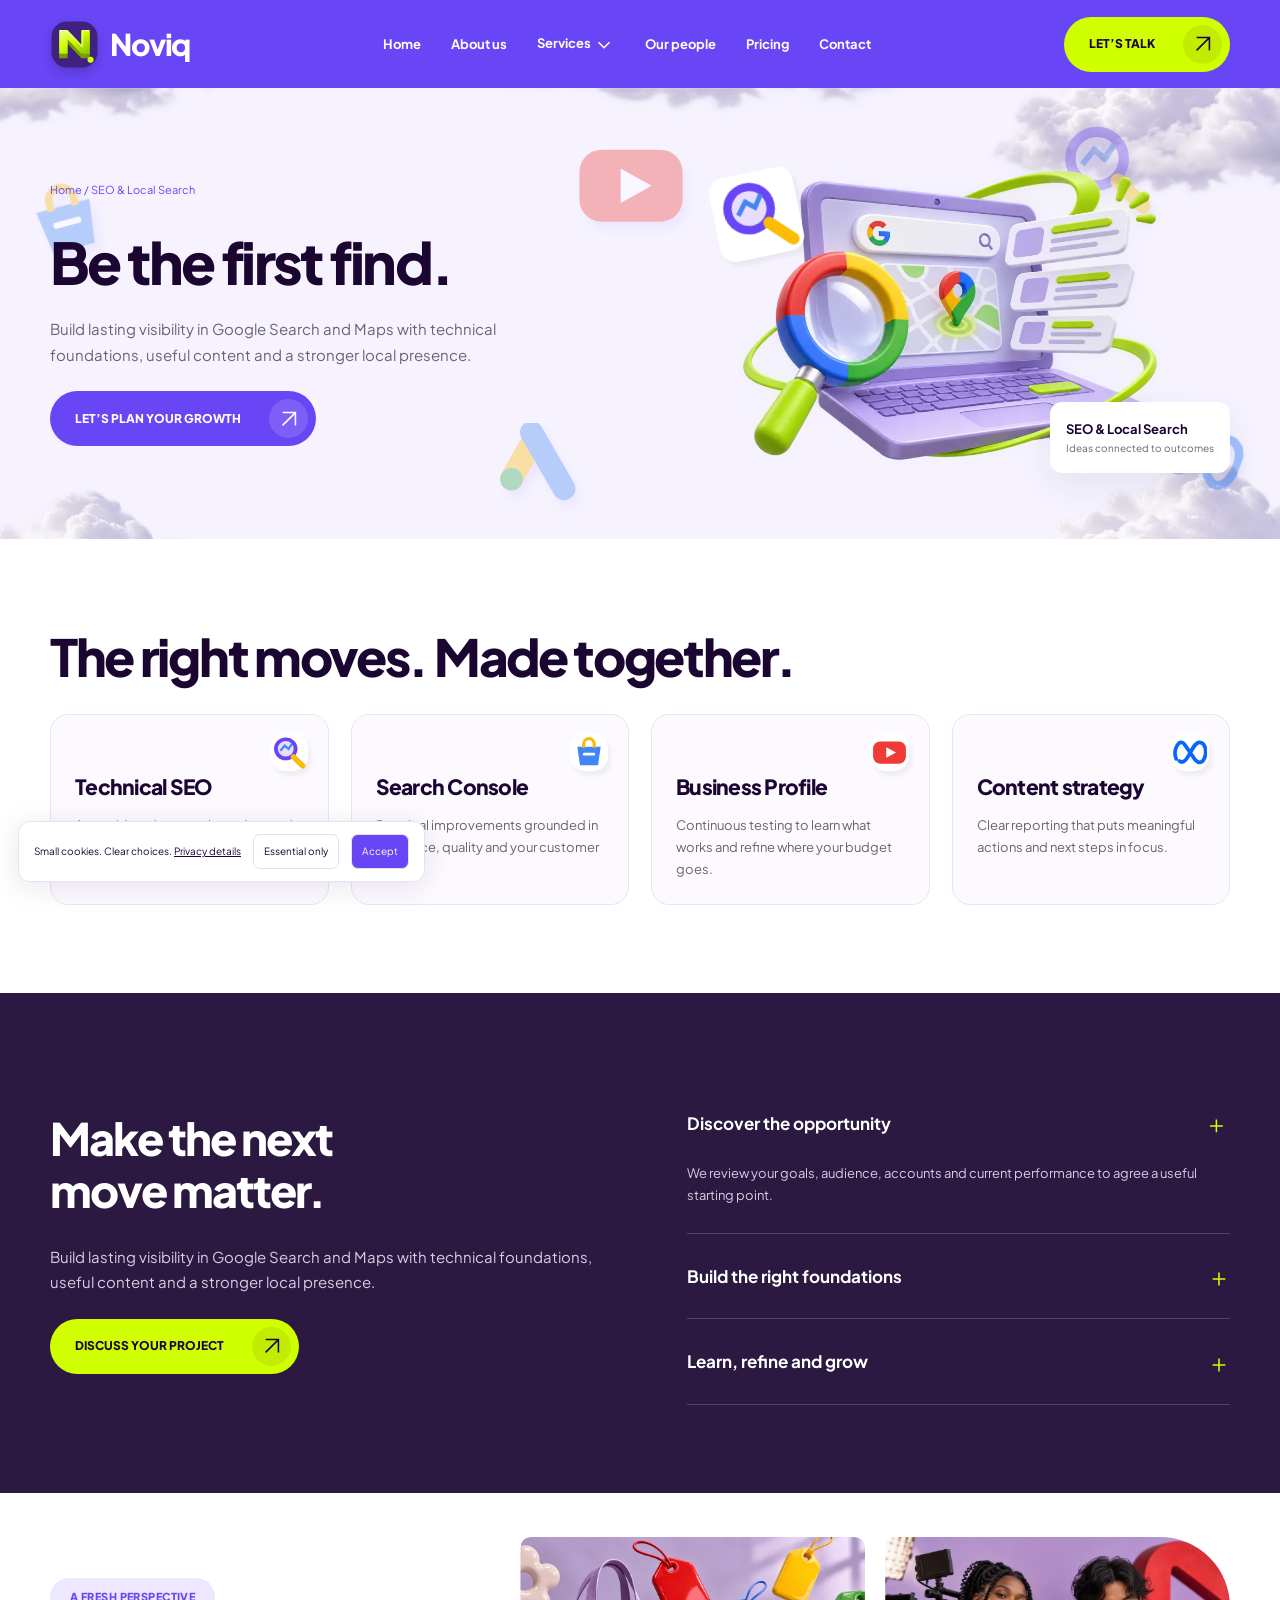
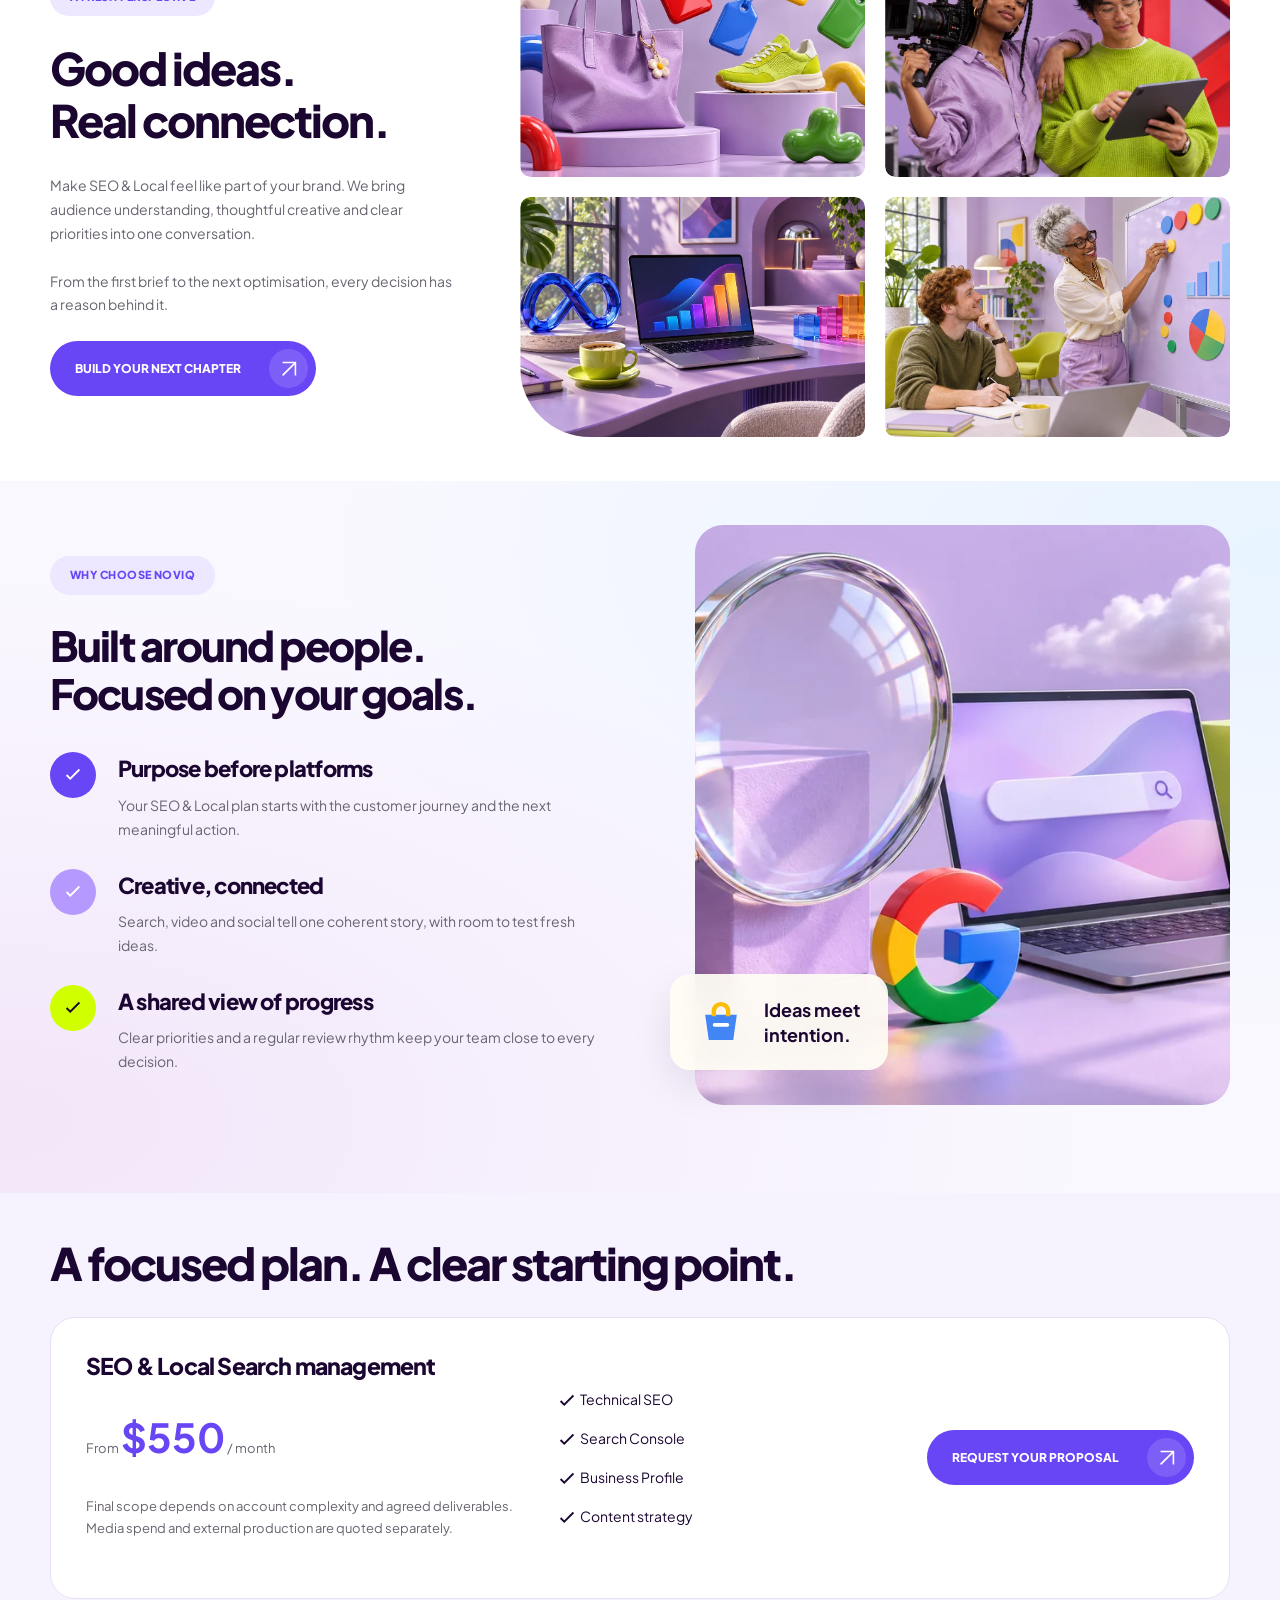
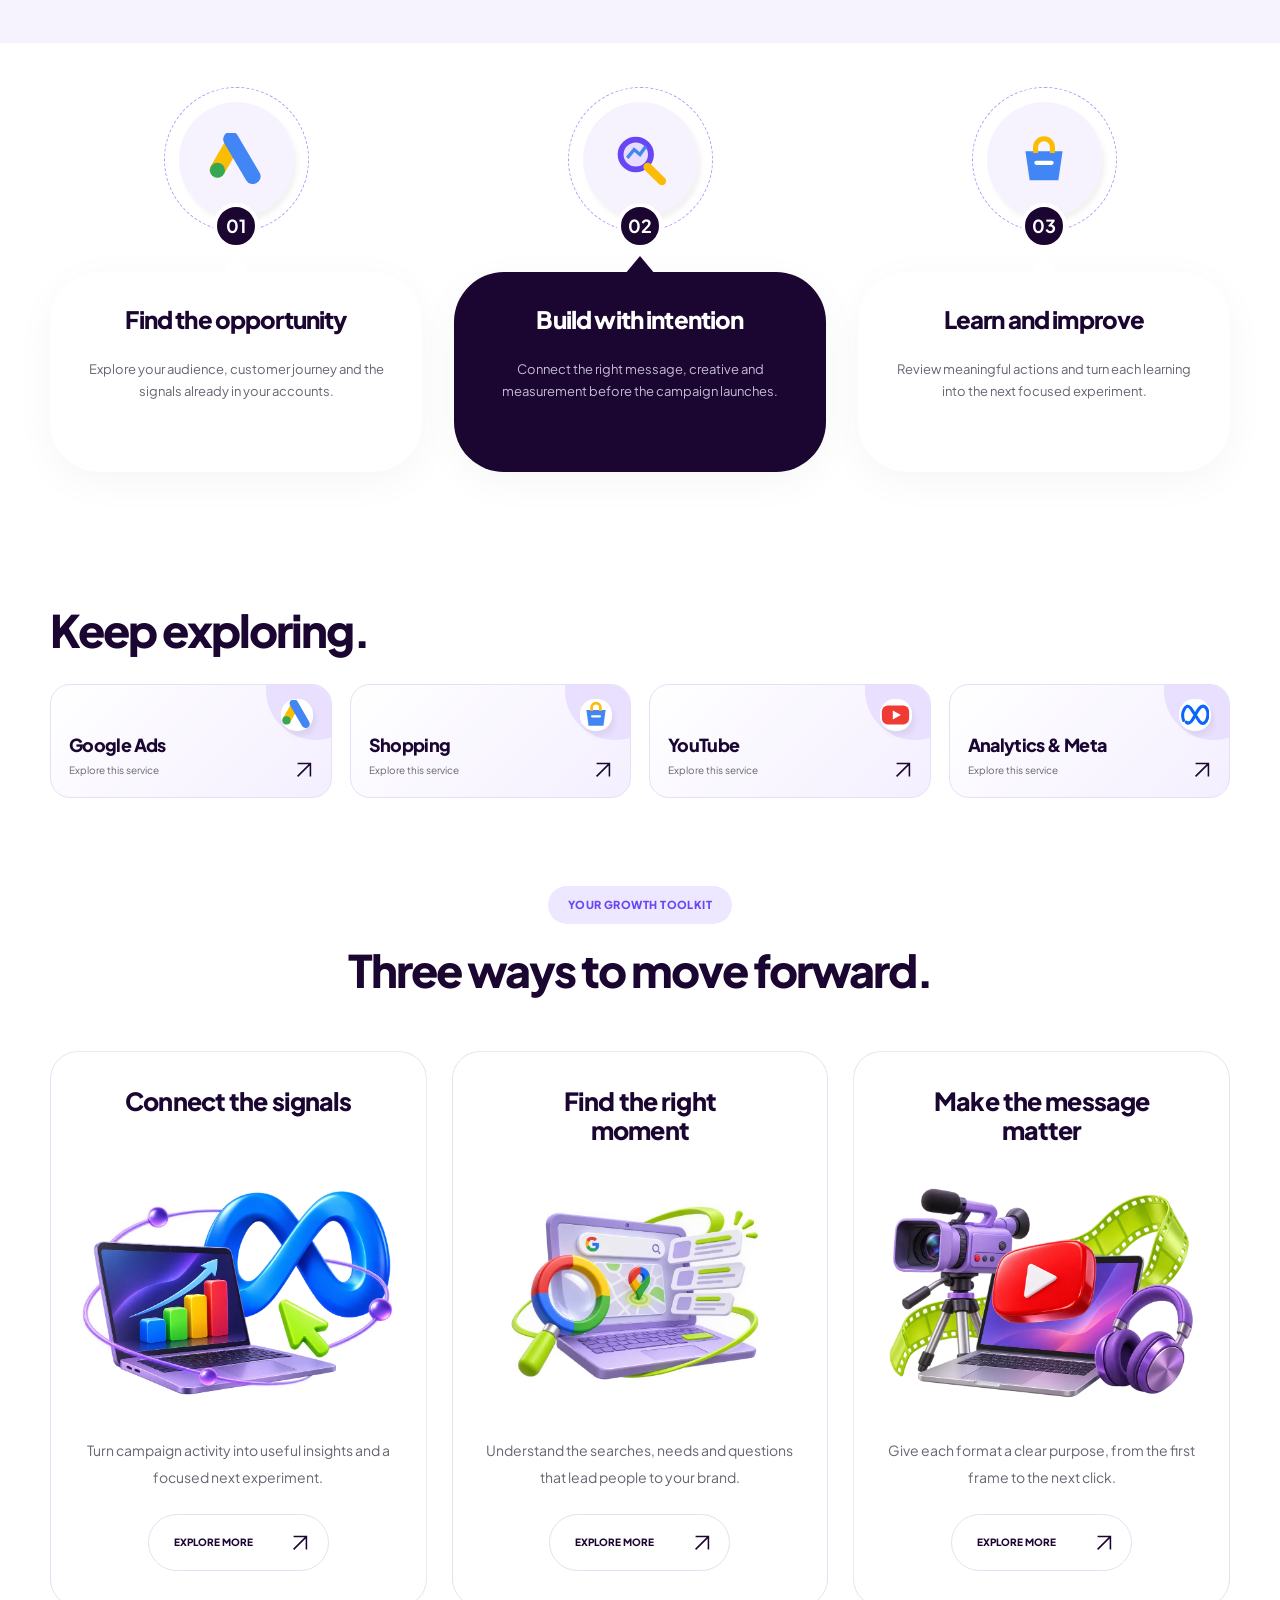
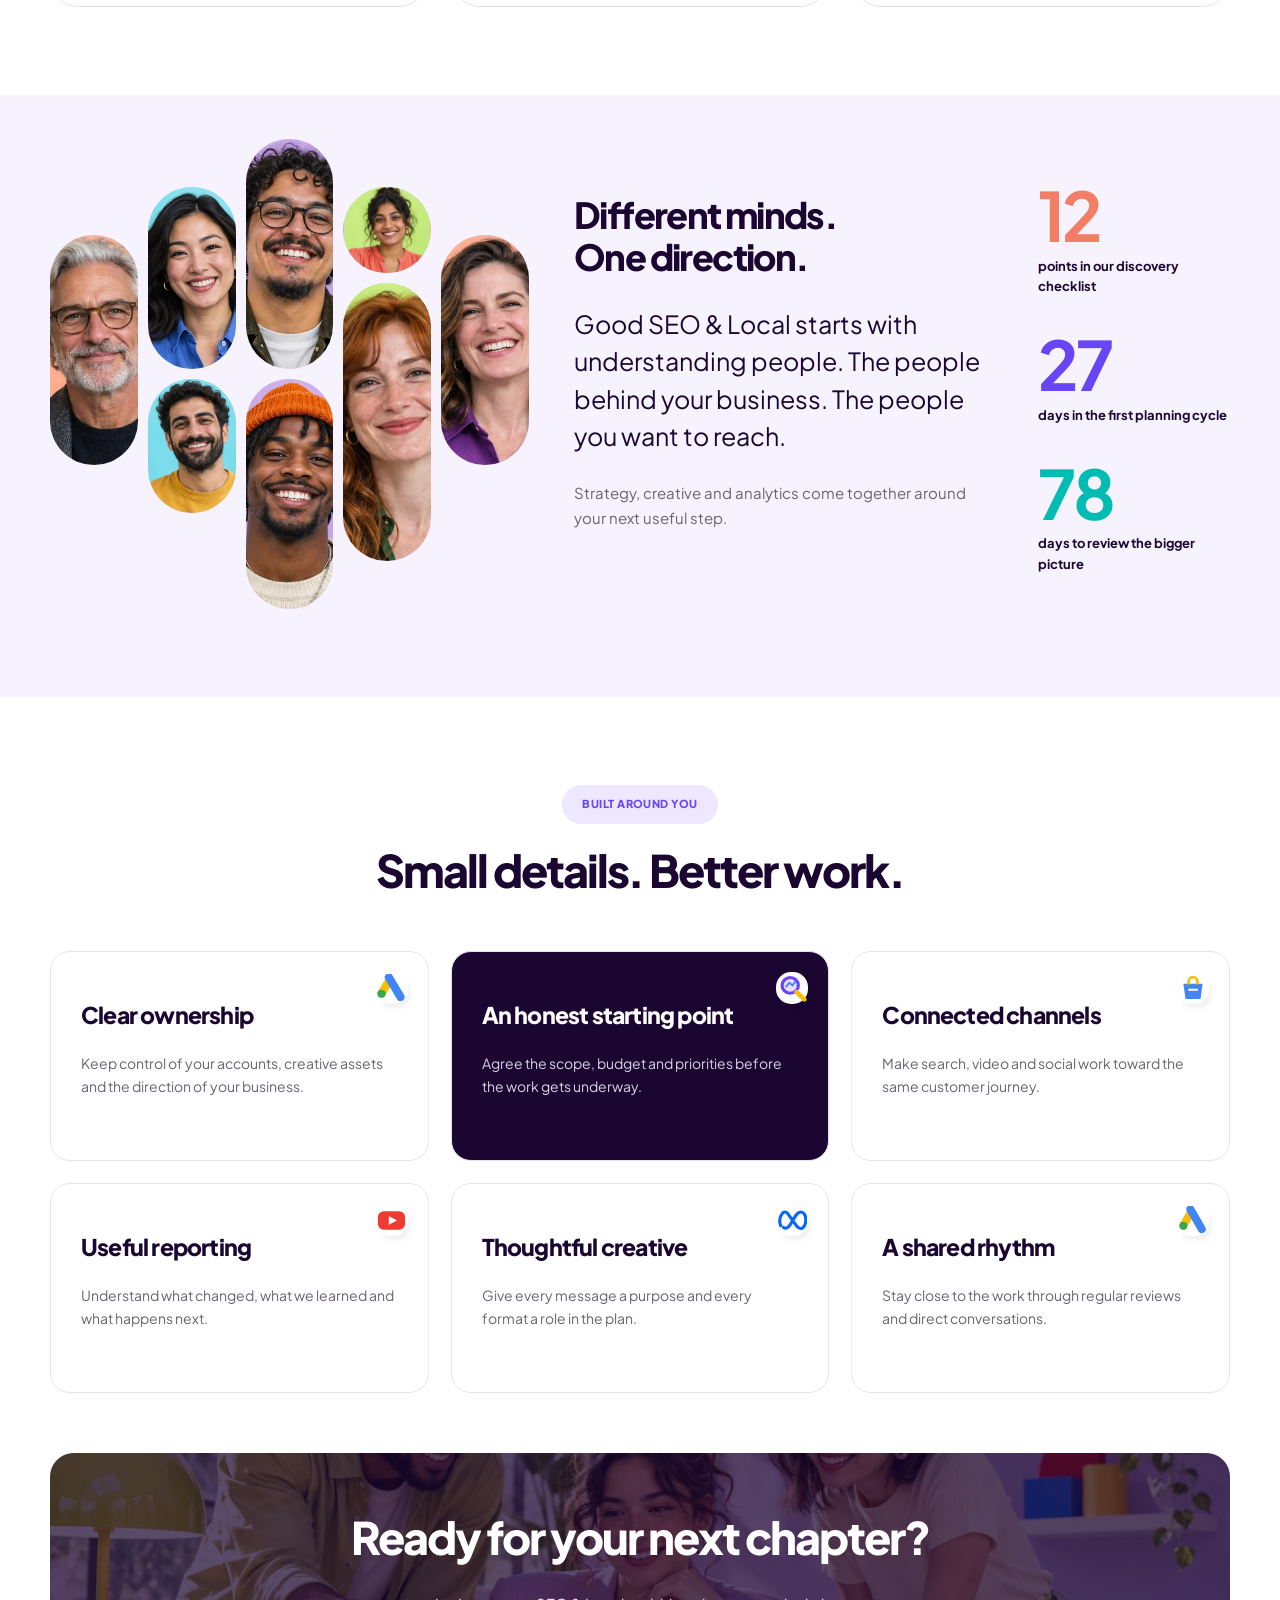
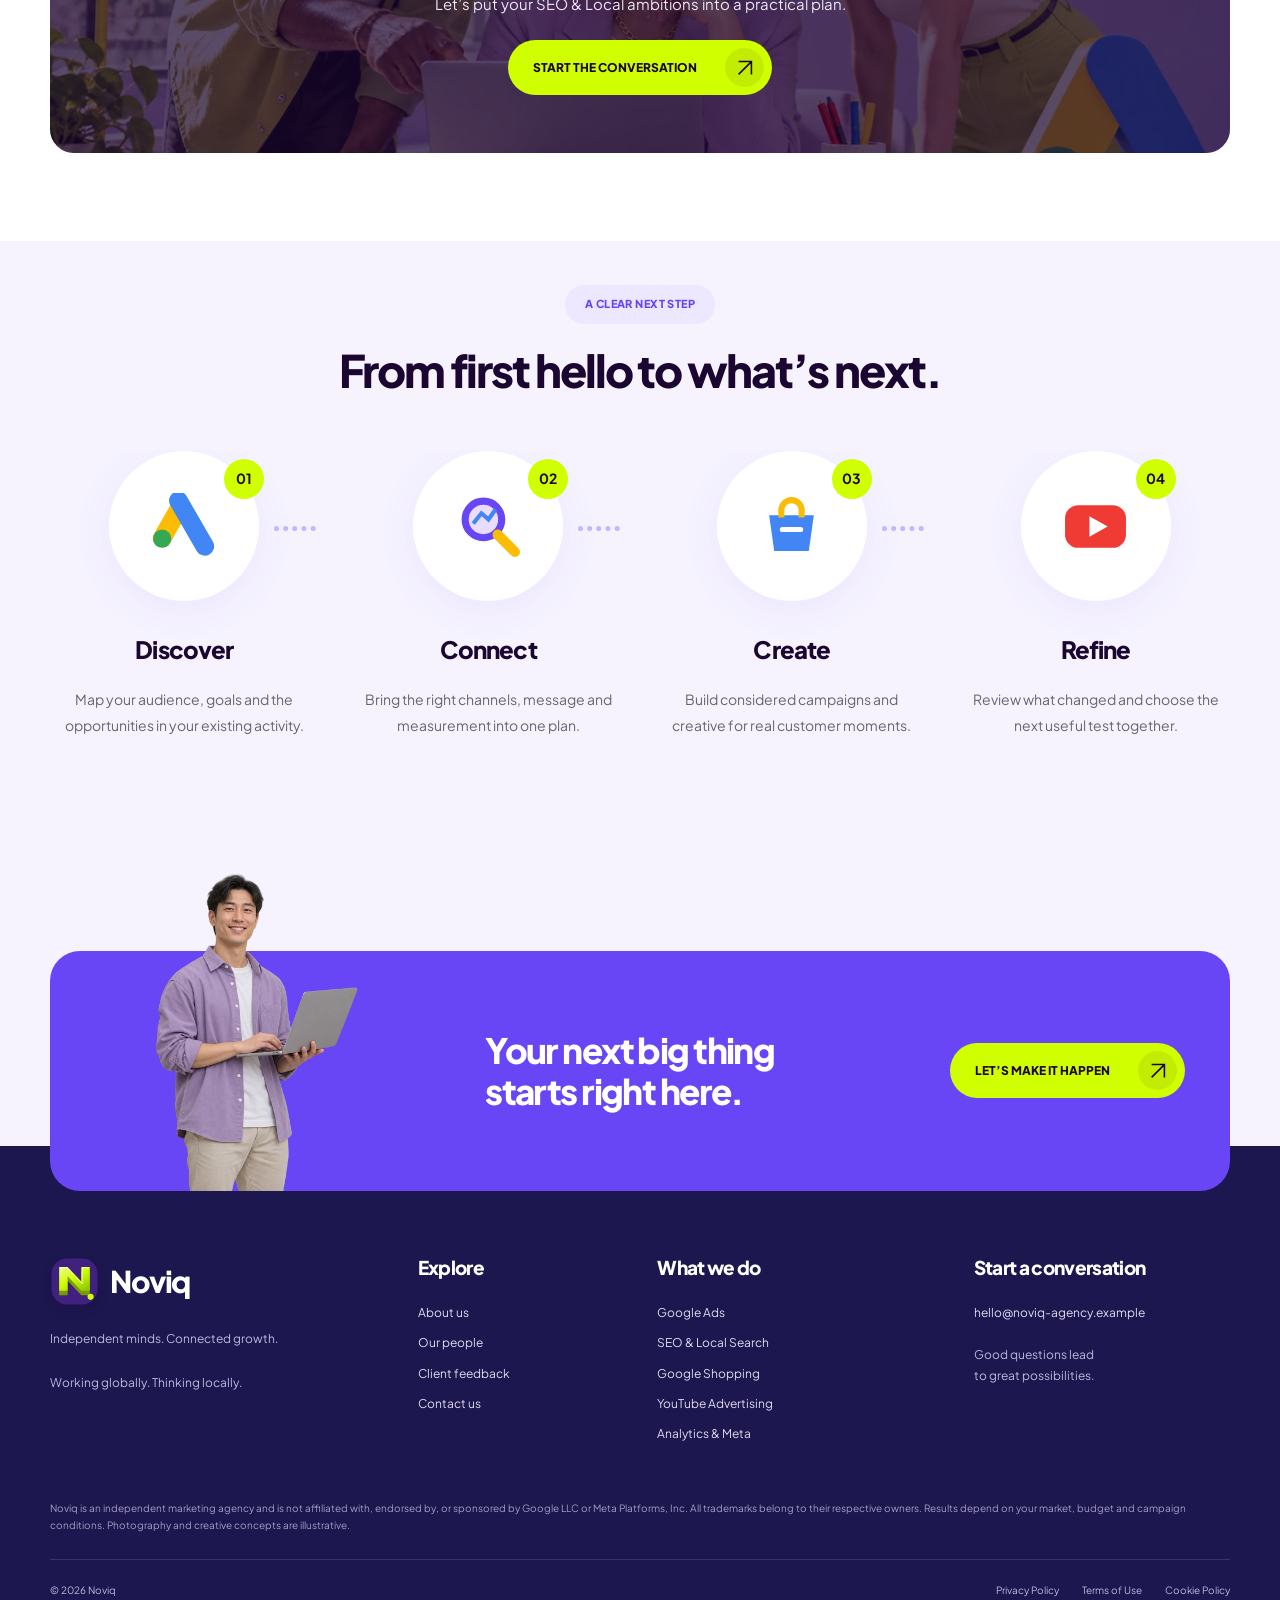
<file: seo.html>
<!DOCTYPE html>

<html lang="en"><head><meta charset="utf-8"/><meta content="width=device-width,initial-scale=1" name="viewport"/><meta content="Independent Google and Meta marketing. Search, SEO, Shopping, YouTube and analytics, connected around your business." name="description"/><title>Noviq — Digital Growth</title><link href="assets/logo.svg" rel="icon"/><link href="assets/style.css" rel="stylesheet"/><script defer="" src="config/config.js"></script><script defer="" src="assets/app.js"></script></head><body><a class="skip" href="#main">Skip to content</a><div aria-hidden="true" class="page-transition"><span></span><span></span><span></span><span></span></div><header><div class="container header-inner"><a class="brand" href="index.html"><img alt="" data-logo="" src="assets/logo.svg"/><span data-company="">Noviq</span></a><nav aria-label="Main navigation" id="navigation"><a href="index.html">Home</a><a href="index.html#about">About us</a><div class="dropdown"><button aria-expanded="false" class="services-toggle">Services <span><svg aria-hidden="true" class="ui-icon" fill="none" stroke="currentColor" stroke-width="1.7" viewbox="0 0 24 24"><path d="m6 9 6 6 6-6"></path></svg></span></button><div class="drop-menu"><a href="google-ads.html"><span class="platform-icon"><img alt="" src="assets/platform-0.svg"/></span>Google Ads<svg aria-hidden="true" class="ui-icon" fill="none" stroke="currentColor" stroke-width="1.7" viewbox="0 0 24 24"><path d="M5 19 19 5M5 5h14v14"></path></svg></a><a href="seo.html"><span class="platform-icon"><img alt="" src="assets/platform-1.svg"/></span>SEO &amp; Local Search<svg aria-hidden="true" class="ui-icon" fill="none" stroke="currentColor" stroke-width="1.7" viewbox="0 0 24 24"><path d="M5 19 19 5M5 5h14v14"></path></svg></a><a href="shopping.html"><span class="platform-icon"><img alt="" src="assets/platform-2.svg"/></span>Google Shopping<svg aria-hidden="true" class="ui-icon" fill="none" stroke="currentColor" stroke-width="1.7" viewbox="0 0 24 24"><path d="M5 19 19 5M5 5h14v14"></path></svg></a><a href="youtube.html"><span class="platform-icon"><img alt="" src="assets/platform-3.svg"/></span>YouTube Advertising<svg aria-hidden="true" class="ui-icon" fill="none" stroke="currentColor" stroke-width="1.7" viewbox="0 0 24 24"><path d="M5 19 19 5M5 5h14v14"></path></svg></a><a href="analytics.html"><span class="platform-icon"><img alt="" src="assets/platform-4.svg"/></span>Analytics &amp; Meta<svg aria-hidden="true" class="ui-icon" fill="none" stroke="currentColor" stroke-width="1.7" viewbox="0 0 24 24"><path d="M5 19 19 5M5 5h14v14"></path></svg></a></div></div><a href="index.html#team">Our people</a><a href="index.html#pricing">Pricing</a><a href="index.html#contact">Contact</a><div aria-hidden="true" class="nav-art"><img alt="" class="nav-cloud" src="assets/cloud.webp"/><img alt="" class="concept-icon" src="assets/platform-0.svg"/><img alt="" class="concept-icon" src="assets/platform-1.svg"/><img alt="" class="concept-icon" src="assets/platform-2.svg"/><img alt="" class="concept-icon" src="assets/platform-3.svg"/><img alt="" class="concept-icon" src="assets/platform-4.svg"/></div></nav><a class="button lime header-cta" href="index.html#contact">LET’S TALK <span><svg aria-hidden="true" class="ui-icon" fill="none" stroke="currentColor" stroke-width="1.7" viewbox="0 0 24 24"><path d="M5 19 19 5M5 5h14v14"></path></svg></span></a><button aria-controls="navigation" aria-expanded="false" aria-label="Open navigation" class="menu-toggle"><i></i><i></i></button></div></header><main id="main"><section class="service-hero pale"><div aria-hidden="true" class="service-sky"><img alt="" class="sky-cloud sc0" src="assets/cloud.webp"/><img alt="" class="sky-cloud sc1" src="assets/cloud.webp"/><img alt="" class="sky-cloud sc2" src="assets/cloud.webp"/><img alt="" class="sky-cloud sc3" src="assets/cloud.webp"/><img alt="" class="sky-cloud sc4" src="assets/cloud.webp"/><img alt="" class="sky-cloud sc5" src="assets/cloud.webp"/><img alt="" class="sky-badge sb0" src="assets/platform-2.svg"/><img alt="" class="sky-badge sb1" src="assets/platform-3.svg"/><img alt="" class="sky-badge sb2" src="assets/platform-4.svg"/><img alt="" class="sky-badge sb3" src="assets/platform-0.svg"/><img alt="" class="sky-badge sb4" src="assets/platform-1.svg"/></div><div class="container split"><div><a class="breadcrumb" href="index.html">Home / SEO &amp; Local Search</a><h1>Be the first find.</h1><p>Build lasting visibility in Google Search and Maps with technical foundations, useful content and a stronger local presence.</p><a class="button" href="index.html#contact">LET’S PLAN YOUR GROWTH<span><svg aria-hidden="true" class="ui-icon" fill="none" stroke="currentColor" stroke-width="1.7" viewbox="0 0 24 24"><path d="M5 19 19 5M5 5h14v14"></path></svg></span></a></div><div class="service-illustration"><span class="platform-icon icon-1" style="--icon:#34a853"><img alt="" loading="lazy" src="assets/platform-1.svg"/></span><img alt="Illustrated digital growth launch" src="assets/seo.webp"/><div class="floating-label"><b>SEO &amp; Local Search</b><span>Ideas connected to outcomes</span></div></div></div></section><section class="section"><div class="container"><h2 class="service-features-heading" data-heading="" data-reveal="">The right moves. Made together.</h2><div class="feature-grid"><article class="compact-card" data-reveal=""><span class="platform-icon icon-1" style="--icon:#34a853"><img alt="" loading="lazy" src="assets/platform-1.svg"/></span><h3>Technical SEO</h3><p>A considered setup, shaped around your audience and commercial priorities.</p></article><article class="compact-card" data-reveal=""><span class="platform-icon icon-2" style="--icon:#fbbc05"><img alt="" loading="lazy" src="assets/platform-2.svg"/></span><h3>Search Console</h3><p>Practical improvements grounded in relevance, quality and your customer journey.</p></article><article class="compact-card" data-reveal=""><span class="platform-icon icon-3" style="--icon:#ea4335"><img alt="" loading="lazy" src="assets/platform-3.svg"/></span><h3>Business Profile</h3><p>Continuous testing to learn what works and refine where your budget goes.</p></article><article class="compact-card" data-reveal=""><span class="platform-icon icon-4" style="--icon:#0866ff"><img alt="" loading="lazy" src="assets/platform-4.svg"/></span><h3>Content strategy</h3><p>Clear reporting that puts meaningful actions and next steps in focus.</p></article></div></div></section><section class="section dark parallax-section"><div class="container split"><div><h2 data-heading="">Make the next<br/>move matter.</h2><p>Build lasting visibility in Google Search and Maps with technical foundations, useful content and a stronger local presence.</p><a class="button lime" href="index.html#contact">DISCUSS YOUR PROJECT<span><svg aria-hidden="true" class="ui-icon" fill="none" stroke="currentColor" stroke-width="1.7" viewbox="0 0 24 24"><path d="M5 19 19 5M5 5h14v14"></path></svg></span></a></div><div class="process-list"><details open=""><summary>Discover the opportunity<span><svg aria-hidden="true" class="ui-icon" fill="none" stroke="currentColor" stroke-width="1.7" viewbox="0 0 24 24"><path d="M5 12h14M12 5v14"></path></svg></span></summary><p>We review your goals, audience, accounts and current performance to agree a useful starting point.</p></details><details><summary>Build the right foundations<span><svg aria-hidden="true" class="ui-icon" fill="none" stroke="currentColor" stroke-width="1.7" viewbox="0 0 24 24"><path d="M5 12h14M12 5v14"></path></svg></span></summary><p>We agree the scope, check measurement and develop the campaign or optimisation plan.</p></details><details><summary>Learn, refine and grow<span><svg aria-hidden="true" class="ui-icon" fill="none" stroke="currentColor" stroke-width="1.7" viewbox="0 0 24 24"><path d="M5 12h14M12 5v14"></path></svg></span></summary><p>We track progress, review the evidence and turn learning into the next round of improvements.</p></details></div></div></section><section class="section reference-section mosaic-section" id="inspiration-1"><div class="container"><div class="mosaic-layout"><div><span class="section-tag">A FRESH PERSPECTIVE</span><h2 data-heading="">Good ideas.<br/>Real connection.</h2><p>Make SEO &amp; Local feel like part of your brand. We bring audience understanding, thoughtful creative and clear priorities into one conversation.</p><p>From the first brief to the next optimisation, every decision has a reason behind it.</p><a class="button" href="index.html#contact">BUILD YOUR NEXT CHAPTER<span><svg aria-hidden="true" class="ui-icon" fill="none" stroke="currentColor" stroke-width="1.7" viewbox="0 0 24 24"><path d="M5 19 19 5M5 5h14v14"></path></svg></span></a></div><div class="photo-mosaic"><img alt="SEO &amp; Local creative campaign concept" data-puzzle="" loading="lazy" src="assets/scene2.webp"/><img alt="SEO &amp; Local creative campaign concept" data-puzzle="" loading="lazy" src="assets/scene3.webp"/><img alt="SEO &amp; Local creative campaign concept" data-puzzle="" loading="lazy" src="assets/scene4.webp"/><img alt="SEO &amp; Local creative campaign concept" data-puzzle="" loading="lazy" src="assets/scene5.webp"/></div></div></div></section><section class="section reference-section new-reference focus-section pale" id="inspiration-2"><div class="container"><div class="focus-split"><div><span class="section-tag">WHY CHOOSE NOVIQ</span><h2 data-heading="">Built around people.<br/>Focused on your goals.</h2><div class="focus-points"><article><span><svg aria-hidden="true" class="ui-icon" fill="none" stroke="currentColor" stroke-width="2" viewbox="0 0 24 24"><path d="m5 12 4 4L19 6"></path></svg></span><div><h3>Purpose before platforms</h3><p>Your SEO &amp; Local plan starts with the customer journey and the next meaningful action.</p></div></article><article><span><svg aria-hidden="true" class="ui-icon" fill="none" stroke="currentColor" stroke-width="2" viewbox="0 0 24 24"><path d="m5 12 4 4L19 6"></path></svg></span><div><h3>Creative, connected</h3><p>Search, video and social tell one coherent story, with room to test fresh ideas.</p></div></article><article><span><svg aria-hidden="true" class="ui-icon" fill="none" stroke="currentColor" stroke-width="2" viewbox="0 0 24 24"><path d="m5 12 4 4L19 6"></path></svg></span><div><h3>A shared view of progress</h3><p>Clear priorities and a regular review rhythm keep your team close to every decision.</p></div></article></div></div><div class="focus-photo"><img alt="SEO &amp; Local studio concept" loading="lazy" src="assets/scene1.webp"/><span><img alt="" class="concept-icon" src="assets/platform-2.svg"/><b>Ideas meet<br/>intention.</b></span></div></div></div></section><section class="section pale service-offer-section"><div class="container"><h2 class="service-offer-heading" data-heading="" data-reveal="">A focused plan. A clear starting point.</h2><div class="service-offer"><div><h3>SEO &amp; Local Search management</h3><p>From <strong>$550</strong> / month</p><p>Final scope depends on account complexity and agreed deliverables. Media spend and external production are quoted separately.</p></div><ul><li><svg aria-hidden="true" class="ui-icon" fill="none" stroke="currentColor" stroke-width="2" viewbox="0 0 24 24"><path d="m5 12 4 4L19 6"></path></svg> Technical SEO</li><li><svg aria-hidden="true" class="ui-icon" fill="none" stroke="currentColor" stroke-width="2" viewbox="0 0 24 24"><path d="m5 12 4 4L19 6"></path></svg> Search Console</li><li><svg aria-hidden="true" class="ui-icon" fill="none" stroke="currentColor" stroke-width="2" viewbox="0 0 24 24"><path d="m5 12 4 4L19 6"></path></svg> Business Profile</li><li><svg aria-hidden="true" class="ui-icon" fill="none" stroke="currentColor" stroke-width="2" viewbox="0 0 24 24"><path d="m5 12 4 4L19 6"></path></svg> Content strategy</li></ul><a class="button" href="index.html#contact">REQUEST YOUR PROPOSAL<span><svg aria-hidden="true" class="ui-icon" fill="none" stroke="currentColor" stroke-width="1.7" viewbox="0 0 24 24"><path d="M5 19 19 5M5 5h14v14"></path></svg></span></a></div></div></section><section class="section reference-section process-section" id="inspiration-3"><div class="container"><div class="reference-process"><article><div class="process-orb"><span class="platform-icon"><img alt="" src="assets/platform-0.svg"/></span><b>01</b></div><div class="process-pill" tabindex="0"><h3>Find the opportunity</h3><p>Explore your audience, customer journey and the signals already in your accounts.</p></div></article><article><div class="process-orb"><span class="platform-icon"><img alt="" src="assets/platform-1.svg"/></span><b>02</b></div><div class="process-pill" tabindex="0"><h3>Build with intention</h3><p>Connect the right message, creative and measurement before the campaign launches.</p></div></article><article><div class="process-orb"><span class="platform-icon"><img alt="" src="assets/platform-2.svg"/></span><b>03</b></div><div class="process-pill" tabindex="0"><h3>Learn and improve</h3><p>Review meaningful actions and turn each learning into the next focused experiment.</p></div></article></div></div></section><section class="section related-section"><div class="container"><h2 data-heading="" data-reveal="">Keep exploring.</h2><div class="related"><a class="compact-card" href="google-ads.html"><span class="platform-icon icon-0" style="--icon:#4285f4"><img alt="" loading="lazy" src="assets/platform-0.svg"/></span><h3>Google Ads</h3><span><svg aria-hidden="true" class="ui-icon" fill="none" stroke="currentColor" stroke-width="1.7" viewbox="0 0 24 24"><path d="M5 19 19 5M5 5h14v14"></path></svg></span><small>Explore this service</small></a><a class="compact-card" href="shopping.html"><span class="platform-icon icon-2" style="--icon:#fbbc05"><img alt="" loading="lazy" src="assets/platform-2.svg"/></span><h3>Shopping</h3><span><svg aria-hidden="true" class="ui-icon" fill="none" stroke="currentColor" stroke-width="1.7" viewbox="0 0 24 24"><path d="M5 19 19 5M5 5h14v14"></path></svg></span><small>Explore this service</small></a><a class="compact-card" href="youtube.html"><span class="platform-icon icon-3" style="--icon:#ea4335"><img alt="" loading="lazy" src="assets/platform-3.svg"/></span><h3>YouTube</h3><span><svg aria-hidden="true" class="ui-icon" fill="none" stroke="currentColor" stroke-width="1.7" viewbox="0 0 24 24"><path d="M5 19 19 5M5 5h14v14"></path></svg></span><small>Explore this service</small></a><a class="compact-card" href="analytics.html"><span class="platform-icon icon-4" style="--icon:#0866ff"><img alt="" loading="lazy" src="assets/platform-4.svg"/></span><h3>Analytics &amp; Meta</h3><span><svg aria-hidden="true" class="ui-icon" fill="none" stroke="currentColor" stroke-width="1.7" viewbox="0 0 24 24"><path d="M5 19 19 5M5 5h14v14"></path></svg></span><small>Explore this service</small></a></div></div></section><section class="section reference-section new-reference growth-toolkit-section" id="inspiration-4"><div class="container"><div class="reference-heading"><span class="section-tag">YOUR GROWTH TOOLKIT</span><h2 data-heading="">Three ways to move forward.</h2></div><div class="illustrated-grid"><article data-puzzle=""><h3>Connect the signals</h3><img alt="Connect the signals creative illustration" loading="lazy" src="assets/analytics.webp"/><p>Turn campaign activity into useful insights and a focused next experiment.</p><a class="button" href="analytics.html">EXPLORE MORE<span><svg aria-hidden="true" class="ui-icon" fill="none" stroke="currentColor" stroke-width="1.7" viewbox="0 0 24 24"><path d="M5 19 19 5M5 5h14v14"></path></svg></span></a></article><article data-puzzle=""><h3>Find the right moment</h3><img alt="Find the right moment creative illustration" loading="lazy" src="assets/seo.webp"/><p>Understand the searches, needs and questions that lead people to your brand.</p><a class="button" href="seo.html">EXPLORE MORE<span><svg aria-hidden="true" class="ui-icon" fill="none" stroke="currentColor" stroke-width="1.7" viewbox="0 0 24 24"><path d="M5 19 19 5M5 5h14v14"></path></svg></span></a></article><article data-puzzle=""><h3>Make the message matter</h3><img alt="Make the message matter creative illustration" loading="lazy" src="assets/youtube.webp"/><p>Give each format a clear purpose, from the first frame to the next click.</p><a class="button" href="youtube.html">EXPLORE MORE<span><svg aria-hidden="true" class="ui-icon" fill="none" stroke="currentColor" stroke-width="1.7" viewbox="0 0 24 24"><path d="M5 19 19 5M5 5h14v14"></path></svg></span></a></article></div></div></section><section class="section reference-section pale" id="inspiration-5"><div class="container"><div class="people-story"><div class="pill-portraits"><span aria-label="Illustrative creative portrait" class="portrait-face pill-face pf0" role="img"><img alt="" loading="lazy" src="assets/portraits.webp" style="--col:2;--row:0"/></span><span aria-label="Illustrative creative portrait" class="portrait-face pill-face pf1" role="img"><img alt="" loading="lazy" src="assets/portraits.webp" style="--col:3;--row:0"/></span><span aria-label="Illustrative creative portrait" class="portrait-face pill-face pf2" role="img"><img alt="" loading="lazy" src="assets/portraits.webp" style="--col:0;--row:1"/></span><span aria-label="Illustrative creative portrait" class="portrait-face pill-face pf3" role="img"><img alt="" loading="lazy" src="assets/portraits.webp" style="--col:1;--row:1"/></span><span aria-label="Illustrative creative portrait" class="portrait-face pill-face pf4" role="img"><img alt="" loading="lazy" src="assets/portraits.webp" style="--col:2;--row:1"/></span><span aria-label="Illustrative creative portrait" class="portrait-face pill-face pf5" role="img"><img alt="" loading="lazy" src="assets/portraits.webp" style="--col:3;--row:1"/></span><span aria-label="Illustrative creative portrait" class="portrait-face pill-face pf6" role="img"><img alt="" loading="lazy" src="assets/portraits.webp" style="--col:0;--row:0"/></span><span aria-label="Illustrative creative portrait" class="portrait-face pill-face pf7" role="img"><img alt="" loading="lazy" src="assets/portraits.webp" style="--col:1;--row:0"/></span></div><div><h2 data-heading="">Different minds.<br/>One direction.</h2><p class="large-copy">Good SEO &amp; Local starts with understanding people. The people behind your business. The people you want to reach.</p><p>Strategy, creative and analytics come together around your next useful step.</p></div><div class="story-metrics"><div><strong data-count="12">12</strong><span>points in our discovery checklist</span></div><div><strong data-count="30">30</strong><span>days in the first planning cycle</span></div><div><strong data-count="90">90</strong><span>days to review the bigger picture</span></div></div></div></div></section><section class="section reference-section" id="inspiration-6"><div class="container"><div class="reference-heading"><span class="section-tag">BUILT AROUND YOU</span><h2 data-heading="">Small details. Better work.</h2></div><div class="six-grid"><article data-puzzle=""><span class="platform-icon"><img alt="" src="assets/platform-0.svg"/></span><h3>Clear ownership</h3><p>Keep control of your accounts, creative assets and the direction of your business.</p></article><article data-puzzle=""><span class="platform-icon"><img alt="" src="assets/platform-1.svg"/></span><h3>An honest starting point</h3><p>Agree the scope, budget and priorities before the work gets underway.</p></article><article data-puzzle=""><span class="platform-icon"><img alt="" src="assets/platform-2.svg"/></span><h3>Connected channels</h3><p>Make search, video and social work toward the same customer journey.</p></article><article data-puzzle=""><span class="platform-icon"><img alt="" src="assets/platform-3.svg"/></span><h3>Useful reporting</h3><p>Understand what changed, what we learned and what happens next.</p></article><article data-puzzle=""><span class="platform-icon"><img alt="" src="assets/platform-4.svg"/></span><h3>Thoughtful creative</h3><p>Give every message a purpose and every format a role in the plan.</p></article><article data-puzzle=""><span class="platform-icon"><img alt="" src="assets/platform-0.svg"/></span><h3>A shared rhythm</h3><p>Stay close to the work through regular reviews and direct conversations.</p></article></div><div class="photo-cta"><img alt="SEO &amp; Local creative campaign concept" loading="lazy" src="assets/scene0.webp"/><div><h2 data-heading="">Ready for your next chapter?</h2><p>Let’s put your SEO &amp; Local ambitions into a practical plan.</p><a class="button lime" href="index.html#contact">START THE CONVERSATION<span><svg aria-hidden="true" class="ui-icon" fill="none" stroke="currentColor" stroke-width="1.7" viewbox="0 0 24 24"><path d="M5 19 19 5M5 5h14v14"></path></svg></span></a></div></div></div></section></main><section class="section reference-section new-reference journey-section pale" id="inspiration-7"><div class="container"><div class="reference-heading"><span class="section-tag">A CLEAR NEXT STEP</span><h2 data-heading="">From first hello to what’s next.</h2></div><div class="journey-grid"><article data-puzzle=""><div class="journey-orb"><img alt="" class="concept-icon" src="assets/platform-0.svg"/><b>01</b></div><h3>Discover</h3><p>Map your audience, goals and the opportunities in your existing activity.</p></article><article data-puzzle=""><div class="journey-orb"><img alt="" class="concept-icon" src="assets/platform-1.svg"/><b>02</b></div><h3>Connect</h3><p>Bring the right channels, message and measurement into one plan.</p></article><article data-puzzle=""><div class="journey-orb"><img alt="" class="concept-icon" src="assets/platform-2.svg"/><b>03</b></div><h3>Create</h3><p>Build considered campaigns and creative for real customer moments.</p></article><article data-puzzle=""><div class="journey-orb"><img alt="" class="concept-icon" src="assets/platform-3.svg"/><b>04</b></div><h3>Refine</h3><p>Review what changed and choose the next useful test together.</p></article></div></div></section><section class="prefooter" id="next-chapter"><div class="container"><img alt="Creative specialist with laptop" class="cta-person" loading="lazy" src="assets/person2.webp"/><h2 data-heading="">Your next big thing<br/>starts right here.</h2><a class="button lime" href="index.html#contact">LET’S MAKE IT HAPPEN<span><svg aria-hidden="true" class="ui-icon" fill="none" stroke="currentColor" stroke-width="1.7" viewbox="0 0 24 24"><path d="M5 19 19 5M5 5h14v14"></path></svg></span></a><span class="cta-star"><svg aria-hidden="true" class="ui-icon" fill="none" stroke="currentColor" stroke-width="1.7" viewbox="0 0 24 24"><path d="M5 19 19 5M5 5h14v14"></path></svg></span></div></section><footer><div class="container"><div class="footer-top"><div><a class="brand" href="index.html"><img alt="" data-logo="" src="assets/logo.svg"/><span data-company="">Noviq</span></a><p data-footer=""></p><p data-address=""></p></div><div><h3>Explore</h3><a href="index.html#about">About us</a><a href="index.html#team">Our people</a><a href="index.html#reviews">Client feedback</a><a href="index.html#contact">Contact us</a></div><div><h3>What we do</h3><a href="google-ads.html">Google Ads</a><a href="seo.html">SEO &amp; Local Search</a><a href="shopping.html">Google Shopping</a><a href="youtube.html">YouTube Advertising</a><a href="analytics.html">Analytics &amp; Meta</a></div><div><h3>Start a conversation</h3><a data-email=""></a><p>Good questions lead<br/>to great possibilities.</p></div></div><p class="disclaimer" data-disclaimer=""></p><div class="footer-bottom"><span>© <span data-year=""></span> <span data-company=""></span></span><div><a href="privacy.html">Privacy Policy</a><a href="terms.html">Terms of Use</a><a href="cookies.html">Cookie Policy</a></div></div></div></footer><aside aria-label="Privacy preferences" class="cookie-banner"><span>Small cookies. Clear choices. <a href="cookies.html">Privacy details</a></span><button data-cookie="essential">Essential only</button><button class="accept" data-cookie="all">Accept</button></aside></body></html>
</file>
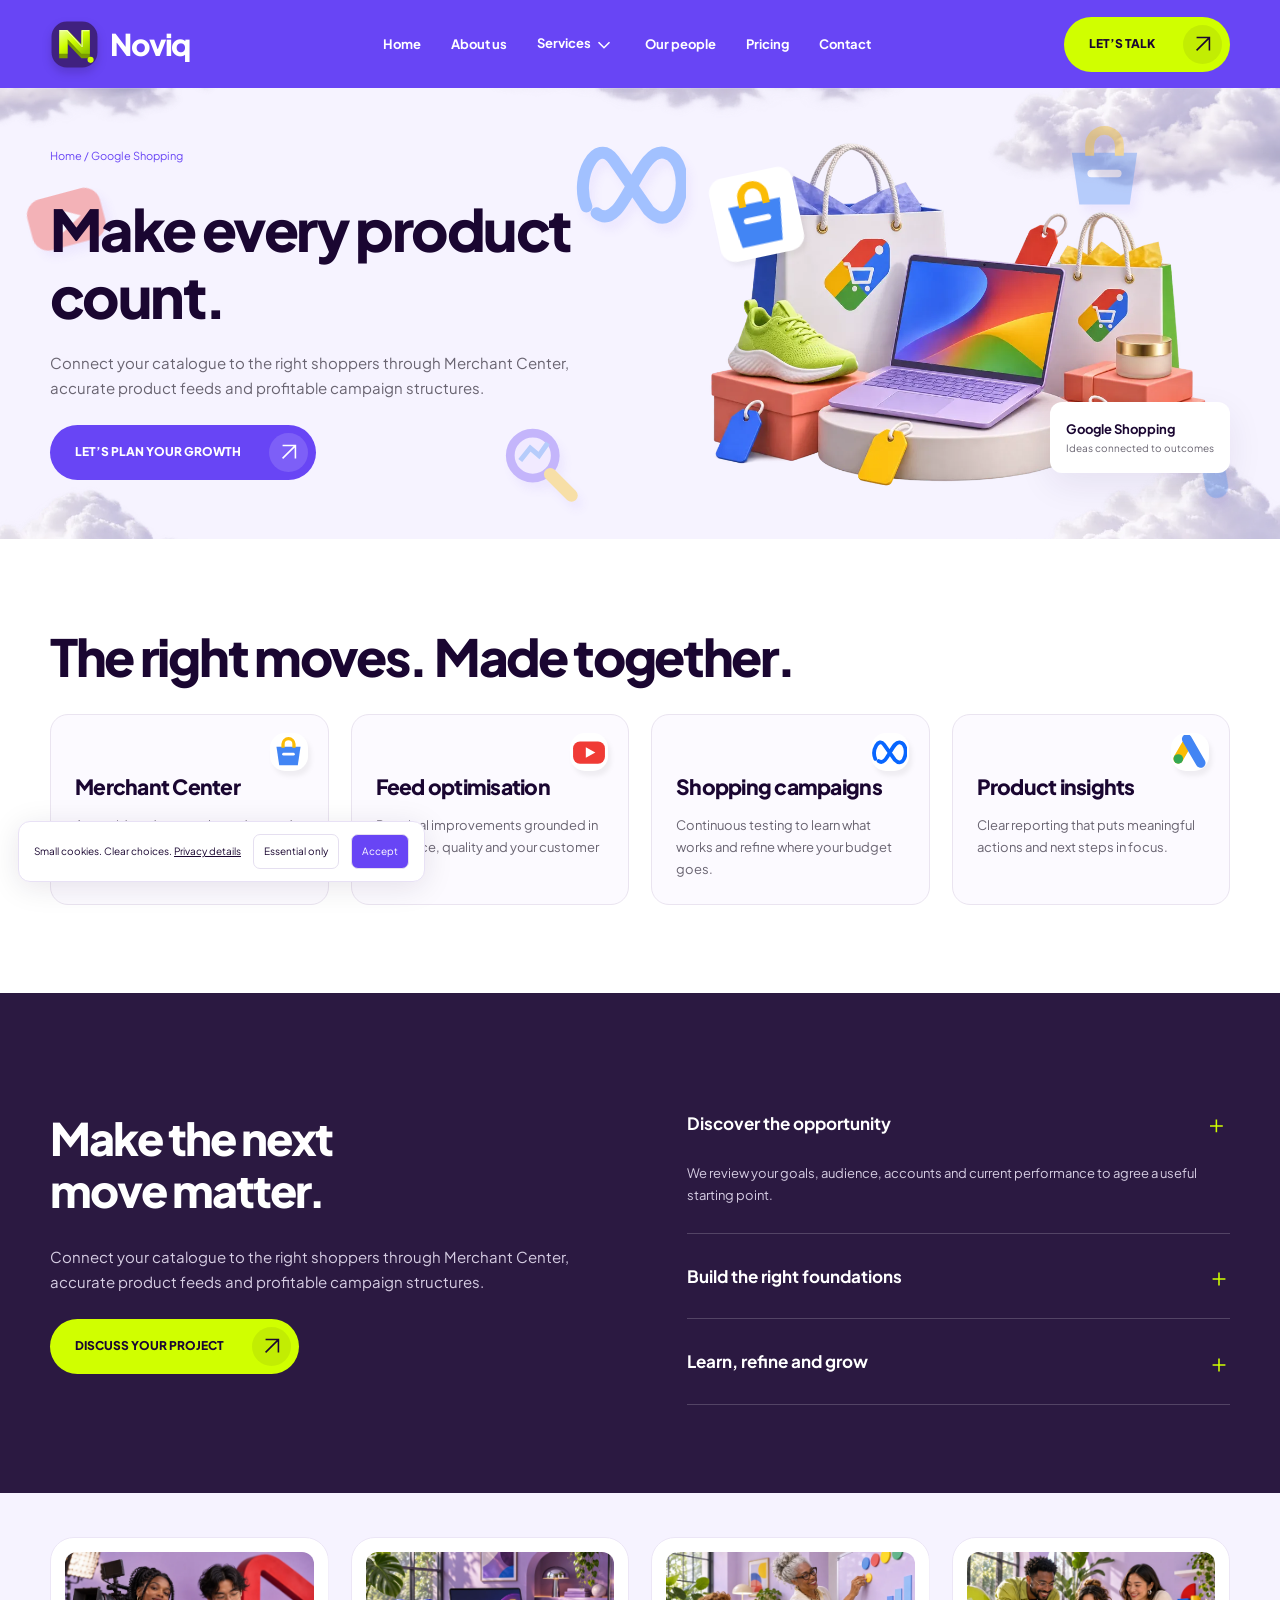
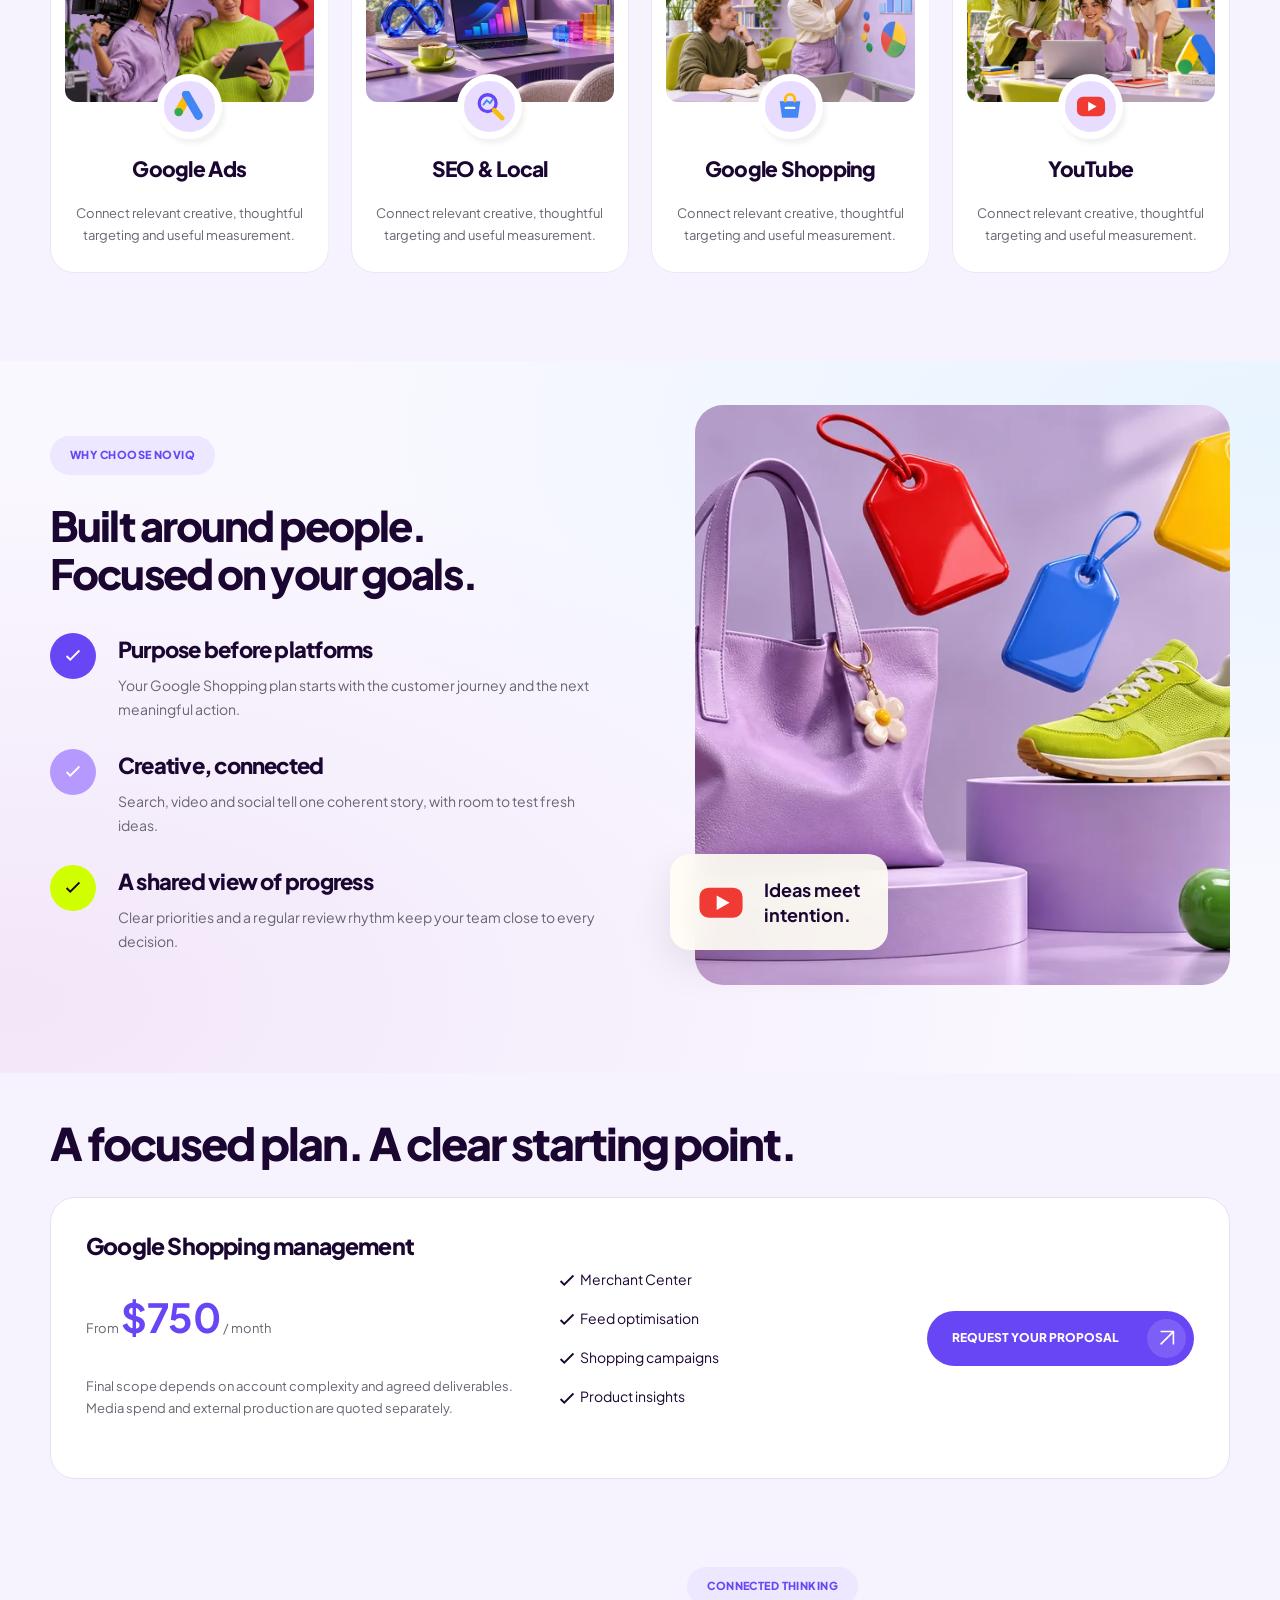
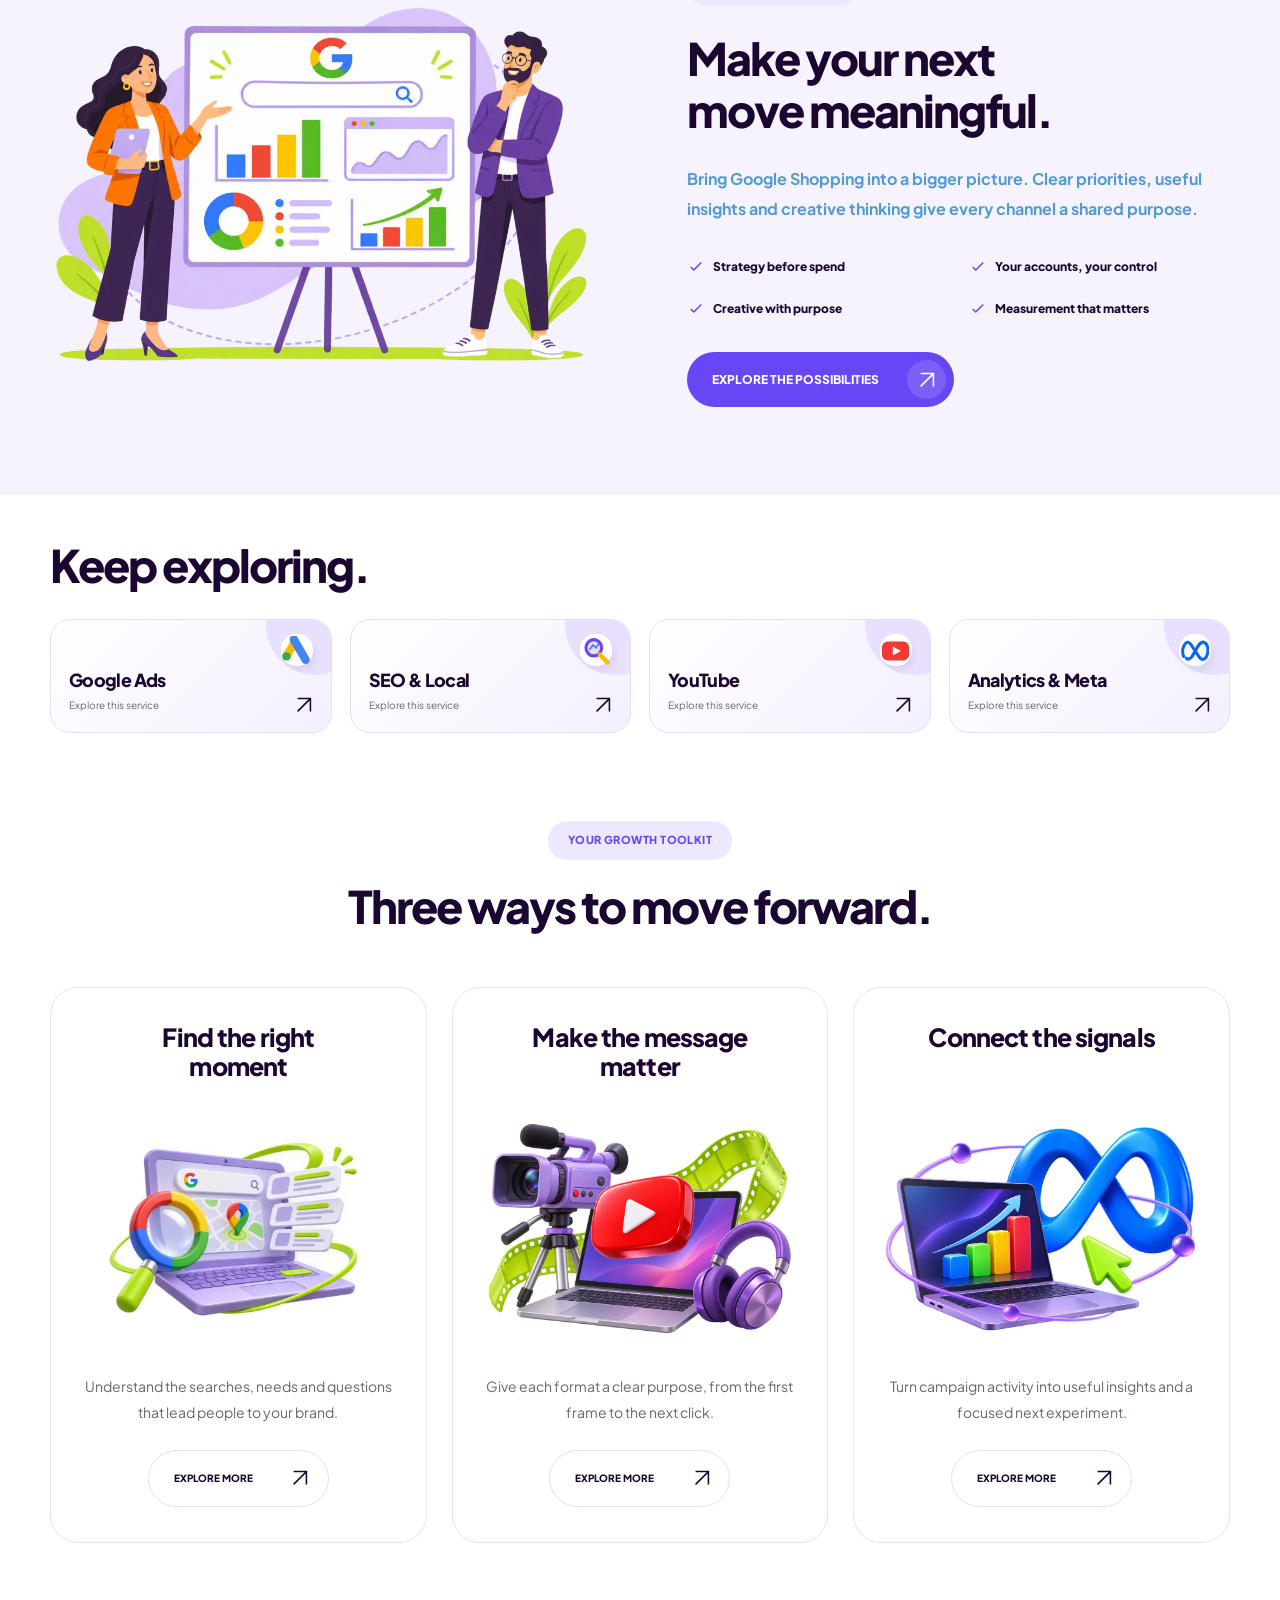
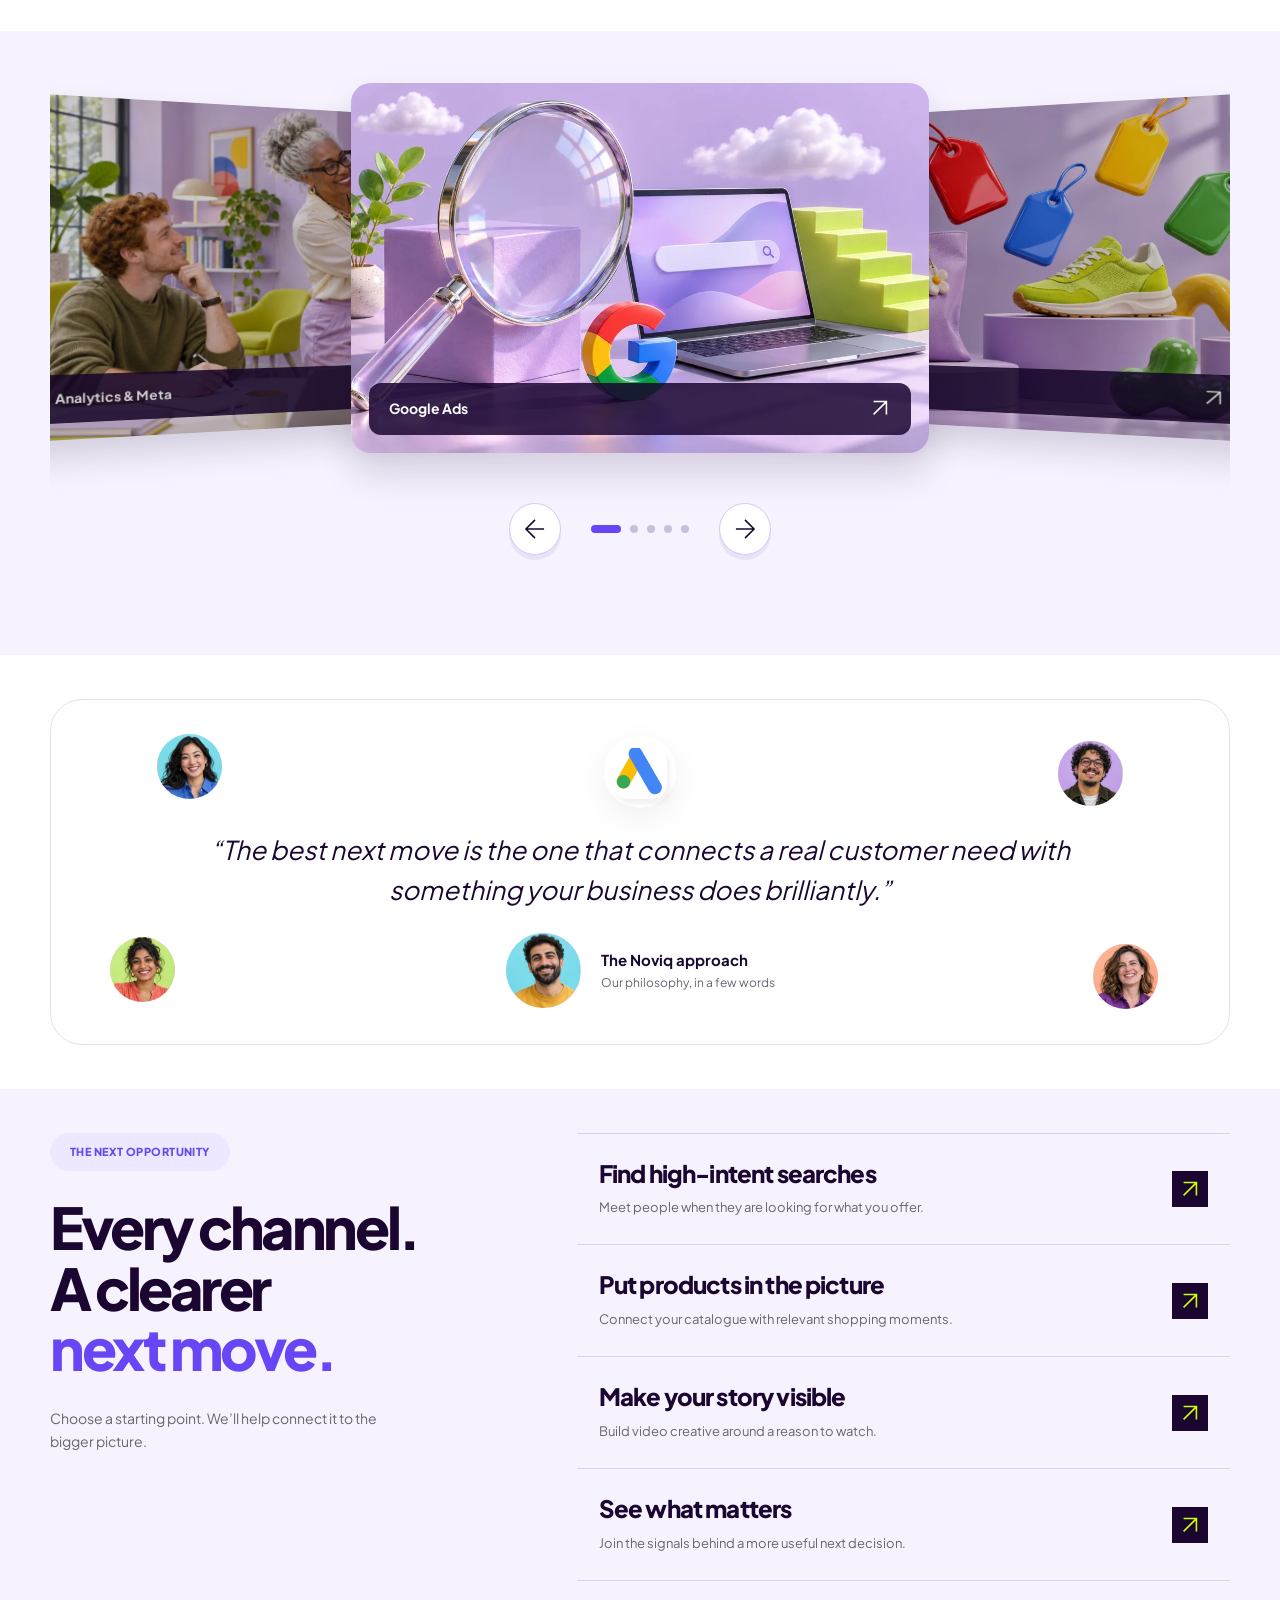
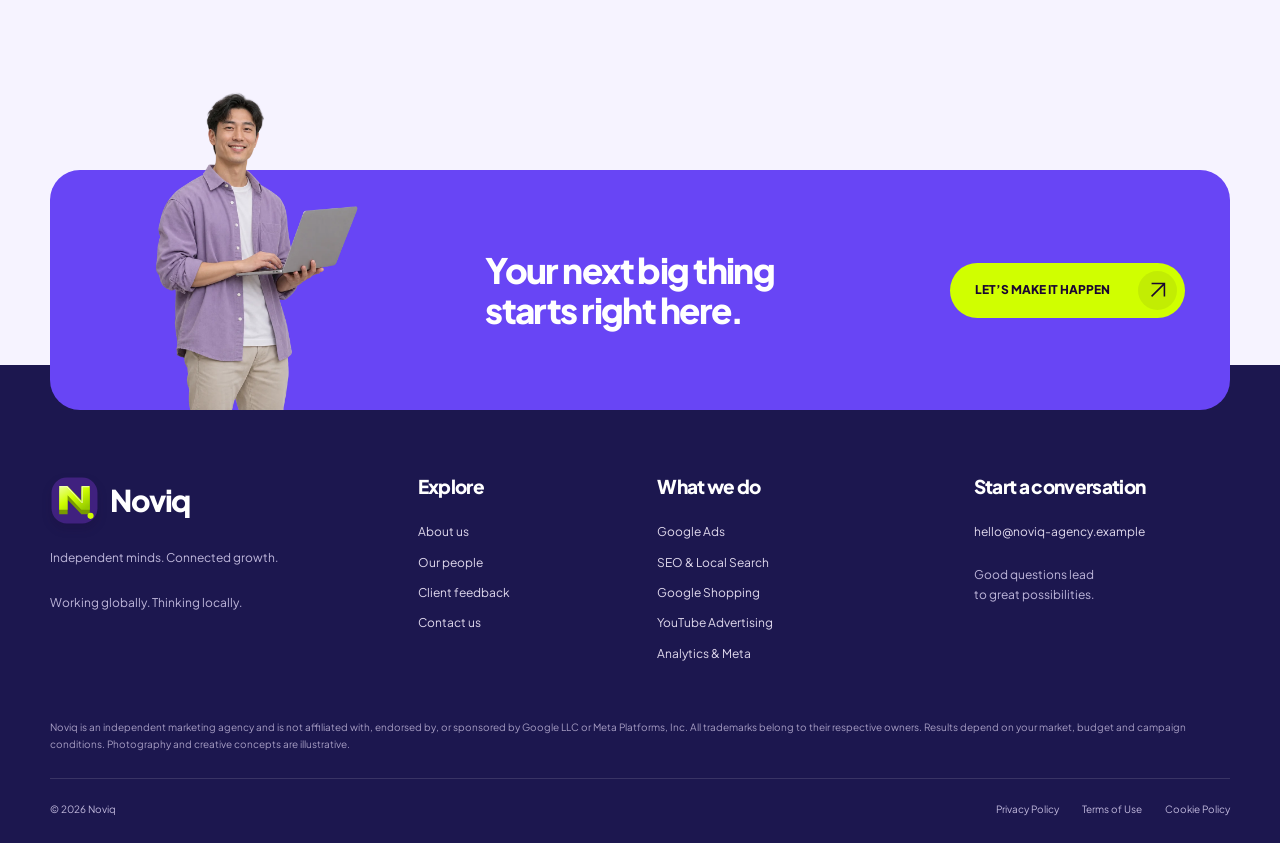
<file: shopping.html>
<!DOCTYPE html>

<html lang="en"><head><meta charset="utf-8"/><meta content="width=device-width,initial-scale=1" name="viewport"/><meta content="Independent Google and Meta marketing. Search, SEO, Shopping, YouTube and analytics, connected around your business." name="description"/><title>Noviq — Digital Growth</title><link href="assets/logo.svg" rel="icon"/><link href="assets/style.css" rel="stylesheet"/><script defer="" src="config/config.js"></script><script defer="" src="assets/app.js"></script></head><body><a class="skip" href="#main">Skip to content</a><div aria-hidden="true" class="page-transition"><span></span><span></span><span></span><span></span></div><header><div class="container header-inner"><a class="brand" href="index.html"><img alt="" data-logo="" src="assets/logo.svg"/><span data-company="">Noviq</span></a><nav aria-label="Main navigation" id="navigation"><a href="index.html">Home</a><a href="index.html#about">About us</a><div class="dropdown"><button aria-expanded="false" class="services-toggle">Services <span><svg aria-hidden="true" class="ui-icon" fill="none" stroke="currentColor" stroke-width="1.7" viewbox="0 0 24 24"><path d="m6 9 6 6 6-6"></path></svg></span></button><div class="drop-menu"><a href="google-ads.html"><span class="platform-icon"><img alt="" src="assets/platform-0.svg"/></span>Google Ads<svg aria-hidden="true" class="ui-icon" fill="none" stroke="currentColor" stroke-width="1.7" viewbox="0 0 24 24"><path d="M5 19 19 5M5 5h14v14"></path></svg></a><a href="seo.html"><span class="platform-icon"><img alt="" src="assets/platform-1.svg"/></span>SEO &amp; Local Search<svg aria-hidden="true" class="ui-icon" fill="none" stroke="currentColor" stroke-width="1.7" viewbox="0 0 24 24"><path d="M5 19 19 5M5 5h14v14"></path></svg></a><a href="shopping.html"><span class="platform-icon"><img alt="" src="assets/platform-2.svg"/></span>Google Shopping<svg aria-hidden="true" class="ui-icon" fill="none" stroke="currentColor" stroke-width="1.7" viewbox="0 0 24 24"><path d="M5 19 19 5M5 5h14v14"></path></svg></a><a href="youtube.html"><span class="platform-icon"><img alt="" src="assets/platform-3.svg"/></span>YouTube Advertising<svg aria-hidden="true" class="ui-icon" fill="none" stroke="currentColor" stroke-width="1.7" viewbox="0 0 24 24"><path d="M5 19 19 5M5 5h14v14"></path></svg></a><a href="analytics.html"><span class="platform-icon"><img alt="" src="assets/platform-4.svg"/></span>Analytics &amp; Meta<svg aria-hidden="true" class="ui-icon" fill="none" stroke="currentColor" stroke-width="1.7" viewbox="0 0 24 24"><path d="M5 19 19 5M5 5h14v14"></path></svg></a></div></div><a href="index.html#team">Our people</a><a href="index.html#pricing">Pricing</a><a href="index.html#contact">Contact</a><div aria-hidden="true" class="nav-art"><img alt="" class="nav-cloud" src="assets/cloud.webp"/><img alt="" class="concept-icon" src="assets/platform-0.svg"/><img alt="" class="concept-icon" src="assets/platform-1.svg"/><img alt="" class="concept-icon" src="assets/platform-2.svg"/><img alt="" class="concept-icon" src="assets/platform-3.svg"/><img alt="" class="concept-icon" src="assets/platform-4.svg"/></div></nav><a class="button lime header-cta" href="index.html#contact">LET’S TALK <span><svg aria-hidden="true" class="ui-icon" fill="none" stroke="currentColor" stroke-width="1.7" viewbox="0 0 24 24"><path d="M5 19 19 5M5 5h14v14"></path></svg></span></a><button aria-controls="navigation" aria-expanded="false" aria-label="Open navigation" class="menu-toggle"><i></i><i></i></button></div></header><main id="main"><section class="service-hero pale"><div aria-hidden="true" class="service-sky"><img alt="" class="sky-cloud sc0" src="assets/cloud.webp"/><img alt="" class="sky-cloud sc1" src="assets/cloud.webp"/><img alt="" class="sky-cloud sc2" src="assets/cloud.webp"/><img alt="" class="sky-cloud sc3" src="assets/cloud.webp"/><img alt="" class="sky-cloud sc4" src="assets/cloud.webp"/><img alt="" class="sky-cloud sc5" src="assets/cloud.webp"/><img alt="" class="sky-badge sb0" src="assets/platform-3.svg"/><img alt="" class="sky-badge sb1" src="assets/platform-4.svg"/><img alt="" class="sky-badge sb2" src="assets/platform-0.svg"/><img alt="" class="sky-badge sb3" src="assets/platform-1.svg"/><img alt="" class="sky-badge sb4" src="assets/platform-2.svg"/></div><div class="container split"><div><a class="breadcrumb" href="index.html">Home / Google Shopping</a><h1>Make every product count.</h1><p>Connect your catalogue to the right shoppers through Merchant Center, accurate product feeds and profitable campaign structures.</p><a class="button" href="index.html#contact">LET’S PLAN YOUR GROWTH<span><svg aria-hidden="true" class="ui-icon" fill="none" stroke="currentColor" stroke-width="1.7" viewbox="0 0 24 24"><path d="M5 19 19 5M5 5h14v14"></path></svg></span></a></div><div class="service-illustration"><span class="platform-icon icon-2" style="--icon:#fbbc05"><img alt="" loading="lazy" src="assets/platform-2.svg"/></span><img alt="Illustrated digital growth launch" src="assets/shopping.webp"/><div class="floating-label"><b>Google Shopping</b><span>Ideas connected to outcomes</span></div></div></div></section><section class="section"><div class="container"><h2 class="service-features-heading" data-heading="" data-reveal="">The right moves. Made together.</h2><div class="feature-grid"><article class="compact-card" data-reveal=""><span class="platform-icon icon-2" style="--icon:#fbbc05"><img alt="" loading="lazy" src="assets/platform-2.svg"/></span><h3>Merchant Center</h3><p>A considered setup, shaped around your audience and commercial priorities.</p></article><article class="compact-card" data-reveal=""><span class="platform-icon icon-3" style="--icon:#ea4335"><img alt="" loading="lazy" src="assets/platform-3.svg"/></span><h3>Feed optimisation</h3><p>Practical improvements grounded in relevance, quality and your customer journey.</p></article><article class="compact-card" data-reveal=""><span class="platform-icon icon-4" style="--icon:#0866ff"><img alt="" loading="lazy" src="assets/platform-4.svg"/></span><h3>Shopping campaigns</h3><p>Continuous testing to learn what works and refine where your budget goes.</p></article><article class="compact-card" data-reveal=""><span class="platform-icon icon-0" style="--icon:#4285f4"><img alt="" loading="lazy" src="assets/platform-0.svg"/></span><h3>Product insights</h3><p>Clear reporting that puts meaningful actions and next steps in focus.</p></article></div></div></section><section class="section dark parallax-section"><div class="container split"><div><h2 data-heading="">Make the next<br/>move matter.</h2><p>Connect your catalogue to the right shoppers through Merchant Center, accurate product feeds and profitable campaign structures.</p><a class="button lime" href="index.html#contact">DISCUSS YOUR PROJECT<span><svg aria-hidden="true" class="ui-icon" fill="none" stroke="currentColor" stroke-width="1.7" viewbox="0 0 24 24"><path d="M5 19 19 5M5 5h14v14"></path></svg></span></a></div><div class="process-list"><details open=""><summary>Discover the opportunity<span><svg aria-hidden="true" class="ui-icon" fill="none" stroke="currentColor" stroke-width="1.7" viewbox="0 0 24 24"><path d="M5 12h14M12 5v14"></path></svg></span></summary><p>We review your goals, audience, accounts and current performance to agree a useful starting point.</p></details><details><summary>Build the right foundations<span><svg aria-hidden="true" class="ui-icon" fill="none" stroke="currentColor" stroke-width="1.7" viewbox="0 0 24 24"><path d="M5 12h14M12 5v14"></path></svg></span></summary><p>We agree the scope, check measurement and develop the campaign or optimisation plan.</p></details><details><summary>Learn, refine and grow<span><svg aria-hidden="true" class="ui-icon" fill="none" stroke="currentColor" stroke-width="1.7" viewbox="0 0 24 24"><path d="M5 12h14M12 5v14"></path></svg></span></summary><p>We track progress, review the evidence and turn learning into the next round of improvements.</p></details></div></div></section><section class="section reference-section pale" id="inspiration-1"><div class="container"><div class="photo-services"><a data-puzzle="" href="google-ads.html"><img alt="Google Shopping creative campaign concept" loading="lazy" src="assets/scene3.webp"/><span class="platform-icon"><img alt="" src="assets/platform-0.svg"/></span><h3>Google Ads</h3><p>Connect relevant creative, thoughtful targeting and useful measurement.</p></a><a data-puzzle="" href="seo.html"><img alt="Google Shopping creative campaign concept" loading="lazy" src="assets/scene4.webp"/><span class="platform-icon"><img alt="" src="assets/platform-1.svg"/></span><h3>SEO &amp; Local</h3><p>Connect relevant creative, thoughtful targeting and useful measurement.</p></a><a data-puzzle="" href="shopping.html"><img alt="Google Shopping creative campaign concept" loading="lazy" src="assets/scene5.webp"/><span class="platform-icon"><img alt="" src="assets/platform-2.svg"/></span><h3>Google Shopping</h3><p>Connect relevant creative, thoughtful targeting and useful measurement.</p></a><a data-puzzle="" href="youtube.html"><img alt="Google Shopping creative campaign concept" loading="lazy" src="assets/scene0.webp"/><span class="platform-icon"><img alt="" src="assets/platform-3.svg"/></span><h3>YouTube</h3><p>Connect relevant creative, thoughtful targeting and useful measurement.</p></a></div></div></section><section class="section reference-section new-reference focus-section pale" id="inspiration-2"><div class="container"><div class="focus-split"><div><span class="section-tag">WHY CHOOSE NOVIQ</span><h2 data-heading="">Built around people.<br/>Focused on your goals.</h2><div class="focus-points"><article><span><svg aria-hidden="true" class="ui-icon" fill="none" stroke="currentColor" stroke-width="2" viewbox="0 0 24 24"><path d="m5 12 4 4L19 6"></path></svg></span><div><h3>Purpose before platforms</h3><p>Your Google Shopping plan starts with the customer journey and the next meaningful action.</p></div></article><article><span><svg aria-hidden="true" class="ui-icon" fill="none" stroke="currentColor" stroke-width="2" viewbox="0 0 24 24"><path d="m5 12 4 4L19 6"></path></svg></span><div><h3>Creative, connected</h3><p>Search, video and social tell one coherent story, with room to test fresh ideas.</p></div></article><article><span><svg aria-hidden="true" class="ui-icon" fill="none" stroke="currentColor" stroke-width="2" viewbox="0 0 24 24"><path d="m5 12 4 4L19 6"></path></svg></span><div><h3>A shared view of progress</h3><p>Clear priorities and a regular review rhythm keep your team close to every decision.</p></div></article></div></div><div class="focus-photo"><img alt="Google Shopping studio concept" loading="lazy" src="assets/scene2.webp"/><span><img alt="" class="concept-icon" src="assets/platform-3.svg"/><b>Ideas meet<br/>intention.</b></span></div></div></div></section><section class="section pale service-offer-section"><div class="container"><h2 class="service-offer-heading" data-heading="" data-reveal="">A focused plan. A clear starting point.</h2><div class="service-offer"><div><h3>Google Shopping management</h3><p>From <strong>$750</strong> / month</p><p>Final scope depends on account complexity and agreed deliverables. Media spend and external production are quoted separately.</p></div><ul><li><svg aria-hidden="true" class="ui-icon" fill="none" stroke="currentColor" stroke-width="2" viewbox="0 0 24 24"><path d="m5 12 4 4L19 6"></path></svg> Merchant Center</li><li><svg aria-hidden="true" class="ui-icon" fill="none" stroke="currentColor" stroke-width="2" viewbox="0 0 24 24"><path d="m5 12 4 4L19 6"></path></svg> Feed optimisation</li><li><svg aria-hidden="true" class="ui-icon" fill="none" stroke="currentColor" stroke-width="2" viewbox="0 0 24 24"><path d="m5 12 4 4L19 6"></path></svg> Shopping campaigns</li><li><svg aria-hidden="true" class="ui-icon" fill="none" stroke="currentColor" stroke-width="2" viewbox="0 0 24 24"><path d="m5 12 4 4L19 6"></path></svg> Product insights</li></ul><a class="button" href="index.html#contact">REQUEST YOUR PROPOSAL<span><svg aria-hidden="true" class="ui-icon" fill="none" stroke="currentColor" stroke-width="1.7" viewbox="0 0 24 24"><path d="M5 19 19 5M5 5h14v14"></path></svg></span></a></div></div></section><section class="section reference-section pale" id="inspiration-3"><div class="container"><div class="split reference-feature"><div class="reference-visual"><div class="reference-orbit"></div><img alt="Marketing specialists reviewing a campaign together" loading="lazy" src="assets/strategy.webp"/></div><div><span class="section-tag">CONNECTED THINKING</span><h2 data-heading="">Make your next<br/>move meaningful.</h2><p class="blue-lead">Bring Google Shopping into a bigger picture. Clear priorities, useful insights and creative thinking give every channel a shared purpose.</p><div class="check-grid"><span><svg aria-hidden="true" class="ui-icon" fill="none" stroke="currentColor" stroke-width="2" viewbox="0 0 24 24"><path d="m5 12 4 4L19 6"></path></svg>Strategy before spend</span><span><svg aria-hidden="true" class="ui-icon" fill="none" stroke="currentColor" stroke-width="2" viewbox="0 0 24 24"><path d="m5 12 4 4L19 6"></path></svg>Your accounts, your control</span><span><svg aria-hidden="true" class="ui-icon" fill="none" stroke="currentColor" stroke-width="2" viewbox="0 0 24 24"><path d="m5 12 4 4L19 6"></path></svg>Creative with purpose</span><span><svg aria-hidden="true" class="ui-icon" fill="none" stroke="currentColor" stroke-width="2" viewbox="0 0 24 24"><path d="m5 12 4 4L19 6"></path></svg>Measurement that matters</span></div><a class="button" href="index.html#contact">EXPLORE THE POSSIBILITIES<span><svg aria-hidden="true" class="ui-icon" fill="none" stroke="currentColor" stroke-width="1.7" viewbox="0 0 24 24"><path d="M5 19 19 5M5 5h14v14"></path></svg></span></a></div></div></div></section><section class="section related-section"><div class="container"><h2 data-heading="" data-reveal="">Keep exploring.</h2><div class="related"><a class="compact-card" href="google-ads.html"><span class="platform-icon icon-0" style="--icon:#4285f4"><img alt="" loading="lazy" src="assets/platform-0.svg"/></span><h3>Google Ads</h3><span><svg aria-hidden="true" class="ui-icon" fill="none" stroke="currentColor" stroke-width="1.7" viewbox="0 0 24 24"><path d="M5 19 19 5M5 5h14v14"></path></svg></span><small>Explore this service</small></a><a class="compact-card" href="seo.html"><span class="platform-icon icon-1" style="--icon:#34a853"><img alt="" loading="lazy" src="assets/platform-1.svg"/></span><h3>SEO &amp; Local</h3><span><svg aria-hidden="true" class="ui-icon" fill="none" stroke="currentColor" stroke-width="1.7" viewbox="0 0 24 24"><path d="M5 19 19 5M5 5h14v14"></path></svg></span><small>Explore this service</small></a><a class="compact-card" href="youtube.html"><span class="platform-icon icon-3" style="--icon:#ea4335"><img alt="" loading="lazy" src="assets/platform-3.svg"/></span><h3>YouTube</h3><span><svg aria-hidden="true" class="ui-icon" fill="none" stroke="currentColor" stroke-width="1.7" viewbox="0 0 24 24"><path d="M5 19 19 5M5 5h14v14"></path></svg></span><small>Explore this service</small></a><a class="compact-card" href="analytics.html"><span class="platform-icon icon-4" style="--icon:#0866ff"><img alt="" loading="lazy" src="assets/platform-4.svg"/></span><h3>Analytics &amp; Meta</h3><span><svg aria-hidden="true" class="ui-icon" fill="none" stroke="currentColor" stroke-width="1.7" viewbox="0 0 24 24"><path d="M5 19 19 5M5 5h14v14"></path></svg></span><small>Explore this service</small></a></div></div></section><section class="section reference-section new-reference growth-toolkit-section" id="inspiration-4"><div class="container"><div class="reference-heading"><span class="section-tag">YOUR GROWTH TOOLKIT</span><h2 data-heading="">Three ways to move forward.</h2></div><div class="illustrated-grid"><article data-puzzle=""><h3>Find the right moment</h3><img alt="Find the right moment creative illustration" loading="lazy" src="assets/seo.webp"/><p>Understand the searches, needs and questions that lead people to your brand.</p><a class="button" href="seo.html">EXPLORE MORE<span><svg aria-hidden="true" class="ui-icon" fill="none" stroke="currentColor" stroke-width="1.7" viewbox="0 0 24 24"><path d="M5 19 19 5M5 5h14v14"></path></svg></span></a></article><article data-puzzle=""><h3>Make the message matter</h3><img alt="Make the message matter creative illustration" loading="lazy" src="assets/youtube.webp"/><p>Give each format a clear purpose, from the first frame to the next click.</p><a class="button" href="youtube.html">EXPLORE MORE<span><svg aria-hidden="true" class="ui-icon" fill="none" stroke="currentColor" stroke-width="1.7" viewbox="0 0 24 24"><path d="M5 19 19 5M5 5h14v14"></path></svg></span></a></article><article data-puzzle=""><h3>Connect the signals</h3><img alt="Connect the signals creative illustration" loading="lazy" src="assets/analytics.webp"/><p>Turn campaign activity into useful insights and a focused next experiment.</p><a class="button" href="analytics.html">EXPLORE MORE<span><svg aria-hidden="true" class="ui-icon" fill="none" stroke="currentColor" stroke-width="1.7" viewbox="0 0 24 24"><path d="M5 19 19 5M5 5h14v14"></path></svg></span></a></article></div></div></section><section class="section reference-section pale creative-slider-section" id="inspiration-5"><div class="container"><div class="coverflow" data-coverflow=""><div class="coverflow-stage"><a href="google-ads.html"><img alt="Google Shopping creative campaign concept" loading="lazy" src="assets/scene1.webp"/><span>Google Ads<svg aria-hidden="true" class="ui-icon" fill="none" stroke="currentColor" stroke-width="1.7" viewbox="0 0 24 24"><path d="M5 19 19 5M5 5h14v14"></path></svg></span></a><a href="seo.html"><img alt="Google Shopping creative campaign concept" loading="lazy" src="assets/scene2.webp"/><span>SEO &amp; Local<svg aria-hidden="true" class="ui-icon" fill="none" stroke="currentColor" stroke-width="1.7" viewbox="0 0 24 24"><path d="M5 19 19 5M5 5h14v14"></path></svg></span></a><a href="shopping.html"><img alt="Google Shopping creative campaign concept" loading="lazy" src="assets/scene3.webp"/><span>Google Shopping<svg aria-hidden="true" class="ui-icon" fill="none" stroke="currentColor" stroke-width="1.7" viewbox="0 0 24 24"><path d="M5 19 19 5M5 5h14v14"></path></svg></span></a><a href="youtube.html"><img alt="Google Shopping creative campaign concept" loading="lazy" src="assets/scene4.webp"/><span>YouTube<svg aria-hidden="true" class="ui-icon" fill="none" stroke="currentColor" stroke-width="1.7" viewbox="0 0 24 24"><path d="M5 19 19 5M5 5h14v14"></path></svg></span></a><a href="analytics.html"><img alt="Google Shopping creative campaign concept" loading="lazy" src="assets/scene5.webp"/><span>Analytics &amp; Meta<svg aria-hidden="true" class="ui-icon" fill="none" stroke="currentColor" stroke-width="1.7" viewbox="0 0 24 24"><path d="M5 19 19 5M5 5h14v14"></path></svg></span></a></div><div class="coverflow-controls"><button aria-label="Previous concept" data-cover-prev=""><svg aria-hidden="true" class="ui-icon" fill="none" stroke="currentColor" stroke-width="1.7" viewbox="0 0 24 24"><path d="M5 19 19 5M5 5h14v14"></path></svg></button><div class="cover-dots"><button aria-label="Show concept 1" data-cover-index="0"></button><button aria-label="Show concept 2" data-cover-index="1"></button><button aria-label="Show concept 3" data-cover-index="2"></button><button aria-label="Show concept 4" data-cover-index="3"></button><button aria-label="Show concept 5" data-cover-index="4"></button></div><button aria-label="Next concept" data-cover-next=""><svg aria-hidden="true" class="ui-icon" fill="none" stroke="currentColor" stroke-width="1.7" viewbox="0 0 24 24"><path d="M5 19 19 5M5 5h14v14"></path></svg></button></div></div></div></section><section class="section reference-section quote-section" id="inspiration-6"><div class="container"><div aria-label="Noviq philosophy slideshow" class="editorial-quote" data-slideshow=""><span aria-label="Illustrative creative portrait" class="portrait-face quote-face q1" role="img"><img alt="" loading="lazy" src="assets/portraits.webp" style="--col:3;--row:0"/></span><span aria-label="Illustrative creative portrait" class="portrait-face quote-face q2" role="img"><img alt="" loading="lazy" src="assets/portraits.webp" style="--col:0;--row:1"/></span><span aria-label="Illustrative creative portrait" class="portrait-face quote-face q3" role="img"><img alt="" loading="lazy" src="assets/portraits.webp" style="--col:1;--row:1"/></span><span aria-label="Illustrative creative portrait" class="portrait-face quote-face q4" role="img"><img alt="" loading="lazy" src="assets/portraits.webp" style="--col:2;--row:1"/></span><span class="quote-medallion"><span class="platform-icon"><img alt="" src="assets/platform-0.svg"/></span></span><blockquote class="quote-slide is-current">“The best next move is the one that connects a real customer need with something your business does brilliantly.”</blockquote><blockquote aria-hidden="true" class="quote-slide">“Creative work earns its place when it reflects your audience, your ambition and the way your business really works.”</blockquote><blockquote aria-hidden="true" class="quote-slide">“Good measurement makes room for better questions. Better questions make the next decision clearer.”</blockquote><div class="quote-author"><span aria-label="Illustrative creative portrait" class="portrait-face" role="img"><img alt="" loading="lazy" src="assets/portraits.webp" style="--col:3;--row:1"/></span><div><b>The Noviq approach</b><span>Our philosophy, in a few words</span></div></div></div></div></section></main><section class="section reference-section new-reference directory-section pale" id="inspiration-7"><div class="container"><div class="directory-layout"><div><span class="section-tag">THE NEXT OPPORTUNITY</span><h2 data-heading="">Every channel.<br/>A clearer<br/><em>next move.</em></h2><p>Choose a starting point. We’ll help connect it to the bigger picture.</p></div><div class="directory-rows"><a href="google-ads.html"><div><h3>Find high-intent searches</h3><p>Meet people when they are looking for what you offer.</p></div><img alt="" loading="lazy" src="assets/scene3.webp"/><span><svg aria-hidden="true" class="ui-icon" fill="none" stroke="currentColor" stroke-width="1.7" viewbox="0 0 24 24"><path d="M5 19 19 5M5 5h14v14"></path></svg></span></a><a href="shopping.html"><div><h3>Put products in the picture</h3><p>Connect your catalogue with relevant shopping moments.</p></div><img alt="" loading="lazy" src="assets/scene4.webp"/><span><svg aria-hidden="true" class="ui-icon" fill="none" stroke="currentColor" stroke-width="1.7" viewbox="0 0 24 24"><path d="M5 19 19 5M5 5h14v14"></path></svg></span></a><a href="youtube.html"><div><h3>Make your story visible</h3><p>Build video creative around a reason to watch.</p></div><img alt="" loading="lazy" src="assets/scene5.webp"/><span><svg aria-hidden="true" class="ui-icon" fill="none" stroke="currentColor" stroke-width="1.7" viewbox="0 0 24 24"><path d="M5 19 19 5M5 5h14v14"></path></svg></span></a><a href="analytics.html"><div><h3>See what matters</h3><p>Join the signals behind a more useful next decision.</p></div><img alt="" loading="lazy" src="assets/scene0.webp"/><span><svg aria-hidden="true" class="ui-icon" fill="none" stroke="currentColor" stroke-width="1.7" viewbox="0 0 24 24"><path d="M5 19 19 5M5 5h14v14"></path></svg></span></a></div></div></div></section><section class="prefooter" id="next-chapter"><div class="container"><img alt="Creative specialist with laptop" class="cta-person" loading="lazy" src="assets/person2.webp"/><h2 data-heading="">Your next big thing<br/>starts right here.</h2><a class="button lime" href="index.html#contact">LET’S MAKE IT HAPPEN<span><svg aria-hidden="true" class="ui-icon" fill="none" stroke="currentColor" stroke-width="1.7" viewbox="0 0 24 24"><path d="M5 19 19 5M5 5h14v14"></path></svg></span></a><span class="cta-star"><svg aria-hidden="true" class="ui-icon" fill="none" stroke="currentColor" stroke-width="1.7" viewbox="0 0 24 24"><path d="M5 19 19 5M5 5h14v14"></path></svg></span></div></section><footer><div class="container"><div class="footer-top"><div><a class="brand" href="index.html"><img alt="" data-logo="" src="assets/logo.svg"/><span data-company="">Noviq</span></a><p data-footer=""></p><p data-address=""></p></div><div><h3>Explore</h3><a href="index.html#about">About us</a><a href="index.html#team">Our people</a><a href="index.html#reviews">Client feedback</a><a href="index.html#contact">Contact us</a></div><div><h3>What we do</h3><a href="google-ads.html">Google Ads</a><a href="seo.html">SEO &amp; Local Search</a><a href="shopping.html">Google Shopping</a><a href="youtube.html">YouTube Advertising</a><a href="analytics.html">Analytics &amp; Meta</a></div><div><h3>Start a conversation</h3><a data-email=""></a><p>Good questions lead<br/>to great possibilities.</p></div></div><p class="disclaimer" data-disclaimer=""></p><div class="footer-bottom"><span>© <span data-year=""></span> <span data-company=""></span></span><div><a href="privacy.html">Privacy Policy</a><a href="terms.html">Terms of Use</a><a href="cookies.html">Cookie Policy</a></div></div></div></footer><aside aria-label="Privacy preferences" class="cookie-banner"><span>Small cookies. Clear choices. <a href="cookies.html">Privacy details</a></span><button data-cookie="essential">Essential only</button><button class="accept" data-cookie="all">Accept</button></aside></body></html>
</file>
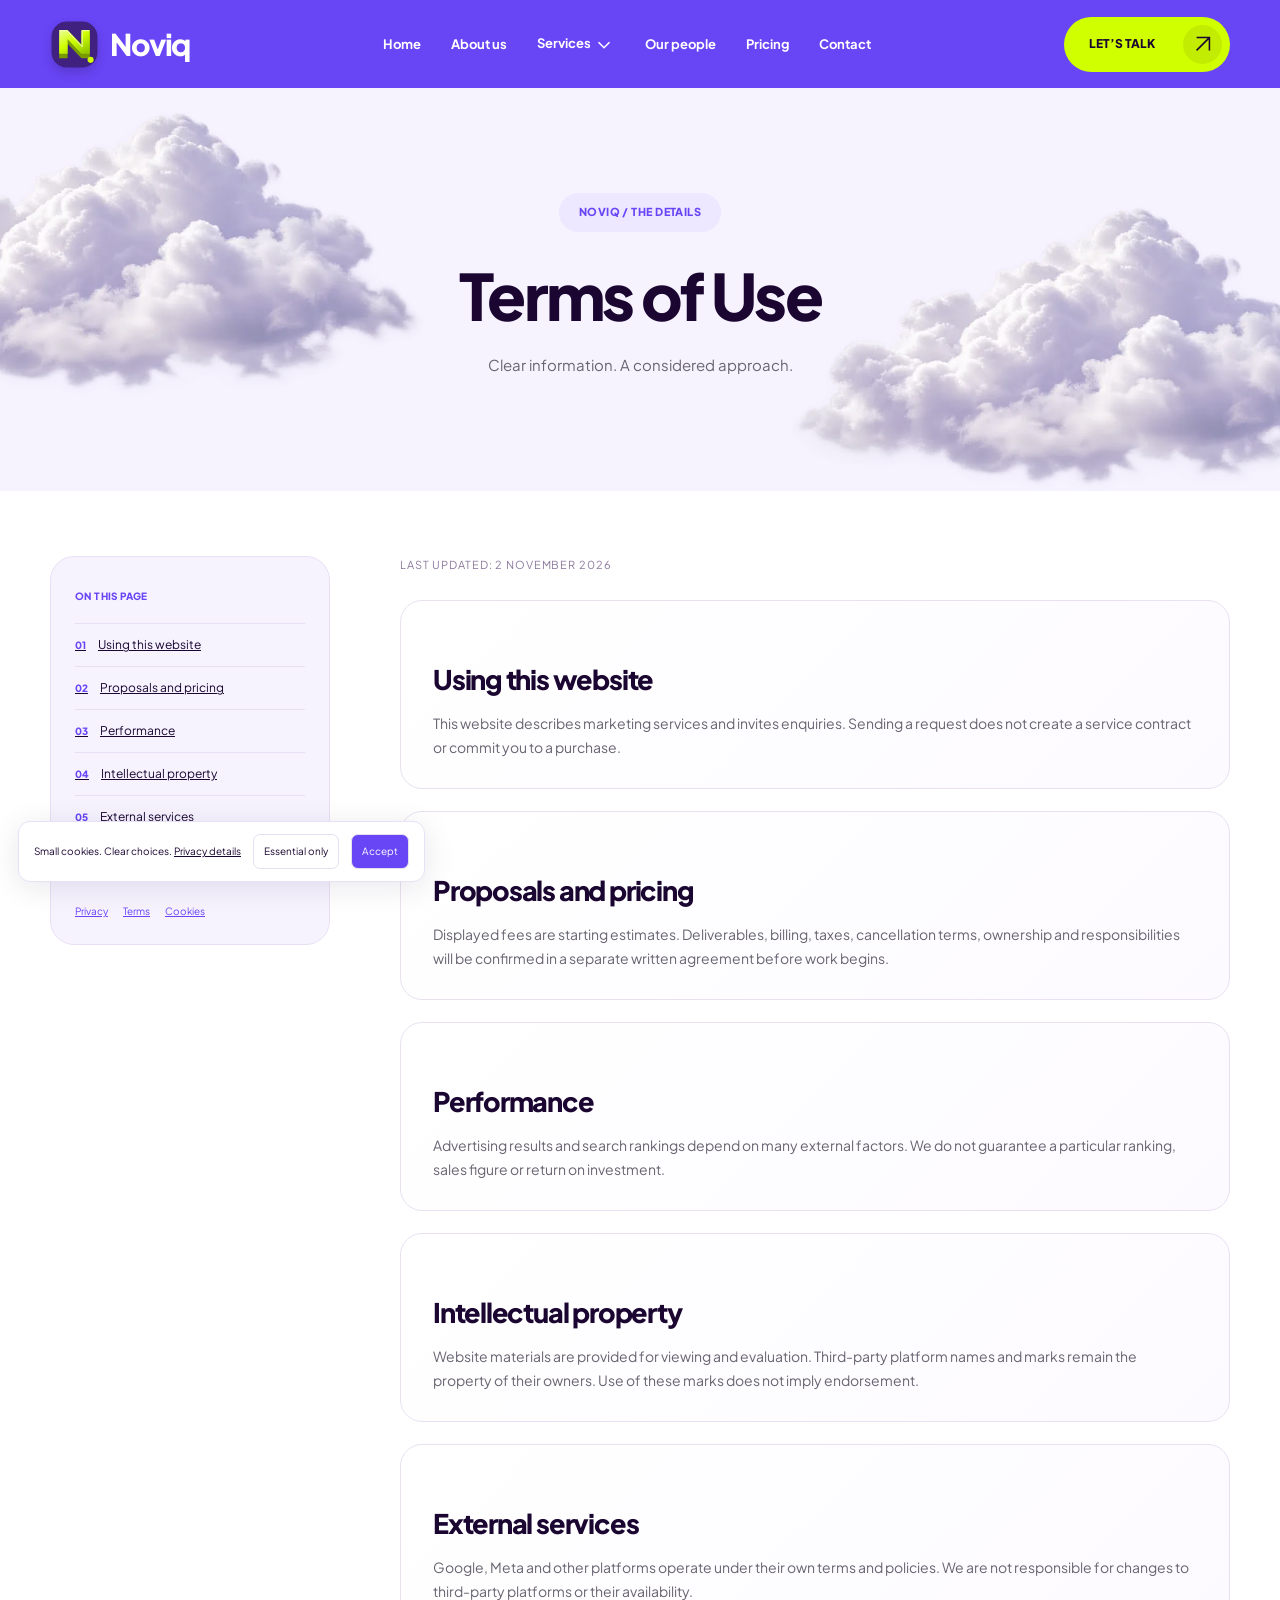
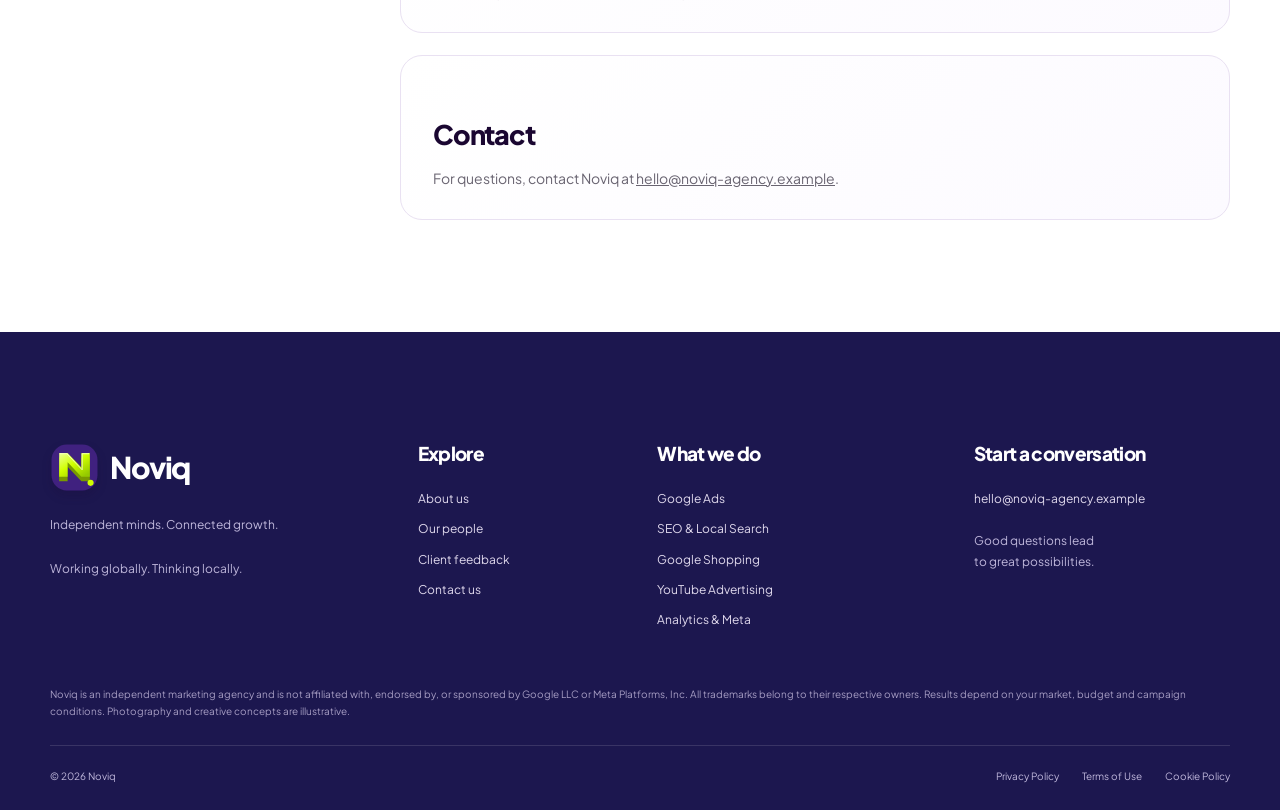
<file: terms.html>
<!DOCTYPE html>

<html lang="en"><head><meta charset="utf-8"/><meta content="width=device-width,initial-scale=1" name="viewport"/><meta content="Independent Google and Meta marketing. Search, SEO, Shopping, YouTube and analytics, connected around your business." name="description"/><title>Noviq — Digital Growth</title><link href="assets/logo.svg" rel="icon"/><link href="assets/style.css" rel="stylesheet"/><script defer="" src="config/config.js"></script><script defer="" src="assets/app.js"></script></head><body><a class="skip" href="#main">Skip to content</a><div aria-hidden="true" class="page-transition"><span></span><span></span><span></span><span></span></div><header><div class="container header-inner"><a class="brand" href="index.html"><img alt="" data-logo="" src="assets/logo.svg"/><span data-company="">Noviq</span></a><nav aria-label="Main navigation" id="navigation"><a href="index.html">Home</a><a href="index.html#about">About us</a><div class="dropdown"><button aria-expanded="false" class="services-toggle">Services <span><svg aria-hidden="true" class="ui-icon" fill="none" stroke="currentColor" stroke-width="1.7" viewbox="0 0 24 24"><path d="m6 9 6 6 6-6"></path></svg></span></button><div class="drop-menu"><a href="google-ads.html"><span class="platform-icon"><img alt="" src="assets/platform-0.svg"/></span>Google Ads<svg aria-hidden="true" class="ui-icon" fill="none" stroke="currentColor" stroke-width="1.7" viewbox="0 0 24 24"><path d="M5 19 19 5M5 5h14v14"></path></svg></a><a href="seo.html"><span class="platform-icon"><img alt="" src="assets/platform-1.svg"/></span>SEO &amp; Local Search<svg aria-hidden="true" class="ui-icon" fill="none" stroke="currentColor" stroke-width="1.7" viewbox="0 0 24 24"><path d="M5 19 19 5M5 5h14v14"></path></svg></a><a href="shopping.html"><span class="platform-icon"><img alt="" src="assets/platform-2.svg"/></span>Google Shopping<svg aria-hidden="true" class="ui-icon" fill="none" stroke="currentColor" stroke-width="1.7" viewbox="0 0 24 24"><path d="M5 19 19 5M5 5h14v14"></path></svg></a><a href="youtube.html"><span class="platform-icon"><img alt="" src="assets/platform-3.svg"/></span>YouTube Advertising<svg aria-hidden="true" class="ui-icon" fill="none" stroke="currentColor" stroke-width="1.7" viewbox="0 0 24 24"><path d="M5 19 19 5M5 5h14v14"></path></svg></a><a href="analytics.html"><span class="platform-icon"><img alt="" src="assets/platform-4.svg"/></span>Analytics &amp; Meta<svg aria-hidden="true" class="ui-icon" fill="none" stroke="currentColor" stroke-width="1.7" viewbox="0 0 24 24"><path d="M5 19 19 5M5 5h14v14"></path></svg></a></div></div><a href="index.html#team">Our people</a><a href="index.html#pricing">Pricing</a><a href="index.html#contact">Contact</a><div aria-hidden="true" class="nav-art"><img alt="" class="nav-cloud" src="assets/cloud.webp"/><img alt="" class="concept-icon" src="assets/platform-0.svg"/><img alt="" class="concept-icon" src="assets/platform-1.svg"/><img alt="" class="concept-icon" src="assets/platform-2.svg"/><img alt="" class="concept-icon" src="assets/platform-3.svg"/><img alt="" class="concept-icon" src="assets/platform-4.svg"/></div></nav><a class="button lime header-cta" href="index.html#contact">LET’S TALK <span><svg aria-hidden="true" class="ui-icon" fill="none" stroke="currentColor" stroke-width="1.7" viewbox="0 0 24 24"><path d="M5 19 19 5M5 5h14v14"></path></svg></span></a><button aria-controls="navigation" aria-expanded="false" aria-label="Open navigation" class="menu-toggle"><i></i><i></i></button></div></header><section class="legal-hero"><img alt="" class="cloud c1" src="assets/cloud.webp"/><img alt="" class="cloud c2" src="assets/cloud.webp"/><div class="container"><span class="section-tag">NOVIQ / THE DETAILS</span><h1>Terms of Use</h1><p>Clear information. A considered approach.</p></div></section><main class="legal container" id="main"><aside class="legal-toc"><span class="section-tag">ON THIS PAGE</span><a href="#legal-1"><span>01</span>Using this website</a><a href="#legal-2"><span>02</span>Proposals and pricing</a><a href="#legal-3"><span>03</span>Performance</a><a href="#legal-4"><span>04</span>Intellectual property</a><a href="#legal-5"><span>05</span>External services</a><a href="#legal-6"><span>06</span>Contact</a><div class="legal-links"><a href="privacy.html">Privacy</a><a href="terms.html">Terms</a><a href="cookies.html">Cookies</a></div></aside><div class="legal-content"><p>Last updated: 2 November 2026</p><section id="legal-1"><h2 data-heading="">Using this website</h2><p>This website describes marketing services and invites enquiries. Sending a request does not create a service contract or commit you to a purchase.</p></section><section id="legal-2"><h2 data-heading="">Proposals and pricing</h2><p>Displayed fees are starting estimates. Deliverables, billing, taxes, cancellation terms, ownership and responsibilities will be confirmed in a separate written agreement before work begins.</p></section><section id="legal-3"><h2 data-heading="">Performance</h2><p>Advertising results and search rankings depend on many external factors. We do not guarantee a particular ranking, sales figure or return on investment.</p></section><section id="legal-4"><h2 data-heading="">Intellectual property</h2><p>Website materials are provided for viewing and evaluation. Third-party platform names and marks remain the property of their owners. Use of these marks does not imply endorsement.</p></section><section id="legal-5"><h2 data-heading="">External services</h2><p>Google, Meta and other platforms operate under their own terms and policies. We are not responsible for changes to third-party platforms or their availability.</p></section><section id="legal-6"><h2 data-heading="">Contact</h2><p>For questions, contact <span data-company=""></span> at <a data-email=""></a>.</p></section></div></main><footer><div class="container"><div class="footer-top"><div><a class="brand" href="index.html"><img alt="" data-logo="" src="assets/logo.svg"/><span data-company="">Noviq</span></a><p data-footer=""></p><p data-address=""></p></div><div><h3>Explore</h3><a href="index.html#about">About us</a><a href="index.html#team">Our people</a><a href="index.html#reviews">Client feedback</a><a href="index.html#contact">Contact us</a></div><div><h3>What we do</h3><a href="google-ads.html">Google Ads</a><a href="seo.html">SEO &amp; Local Search</a><a href="shopping.html">Google Shopping</a><a href="youtube.html">YouTube Advertising</a><a href="analytics.html">Analytics &amp; Meta</a></div><div><h3>Start a conversation</h3><a data-email=""></a><p>Good questions lead<br/>to great possibilities.</p></div></div><p class="disclaimer" data-disclaimer=""></p><div class="footer-bottom"><span>© <span data-year=""></span> <span data-company=""></span></span><div><a href="privacy.html">Privacy Policy</a><a href="terms.html">Terms of Use</a><a href="cookies.html">Cookie Policy</a></div></div></div></footer><aside aria-label="Privacy preferences" class="cookie-banner"><span>Small cookies. Clear choices. <a href="cookies.html">Privacy details</a></span><button data-cookie="essential">Essential only</button><button class="accept" data-cookie="all">Accept</button></aside></body></html>
</file>
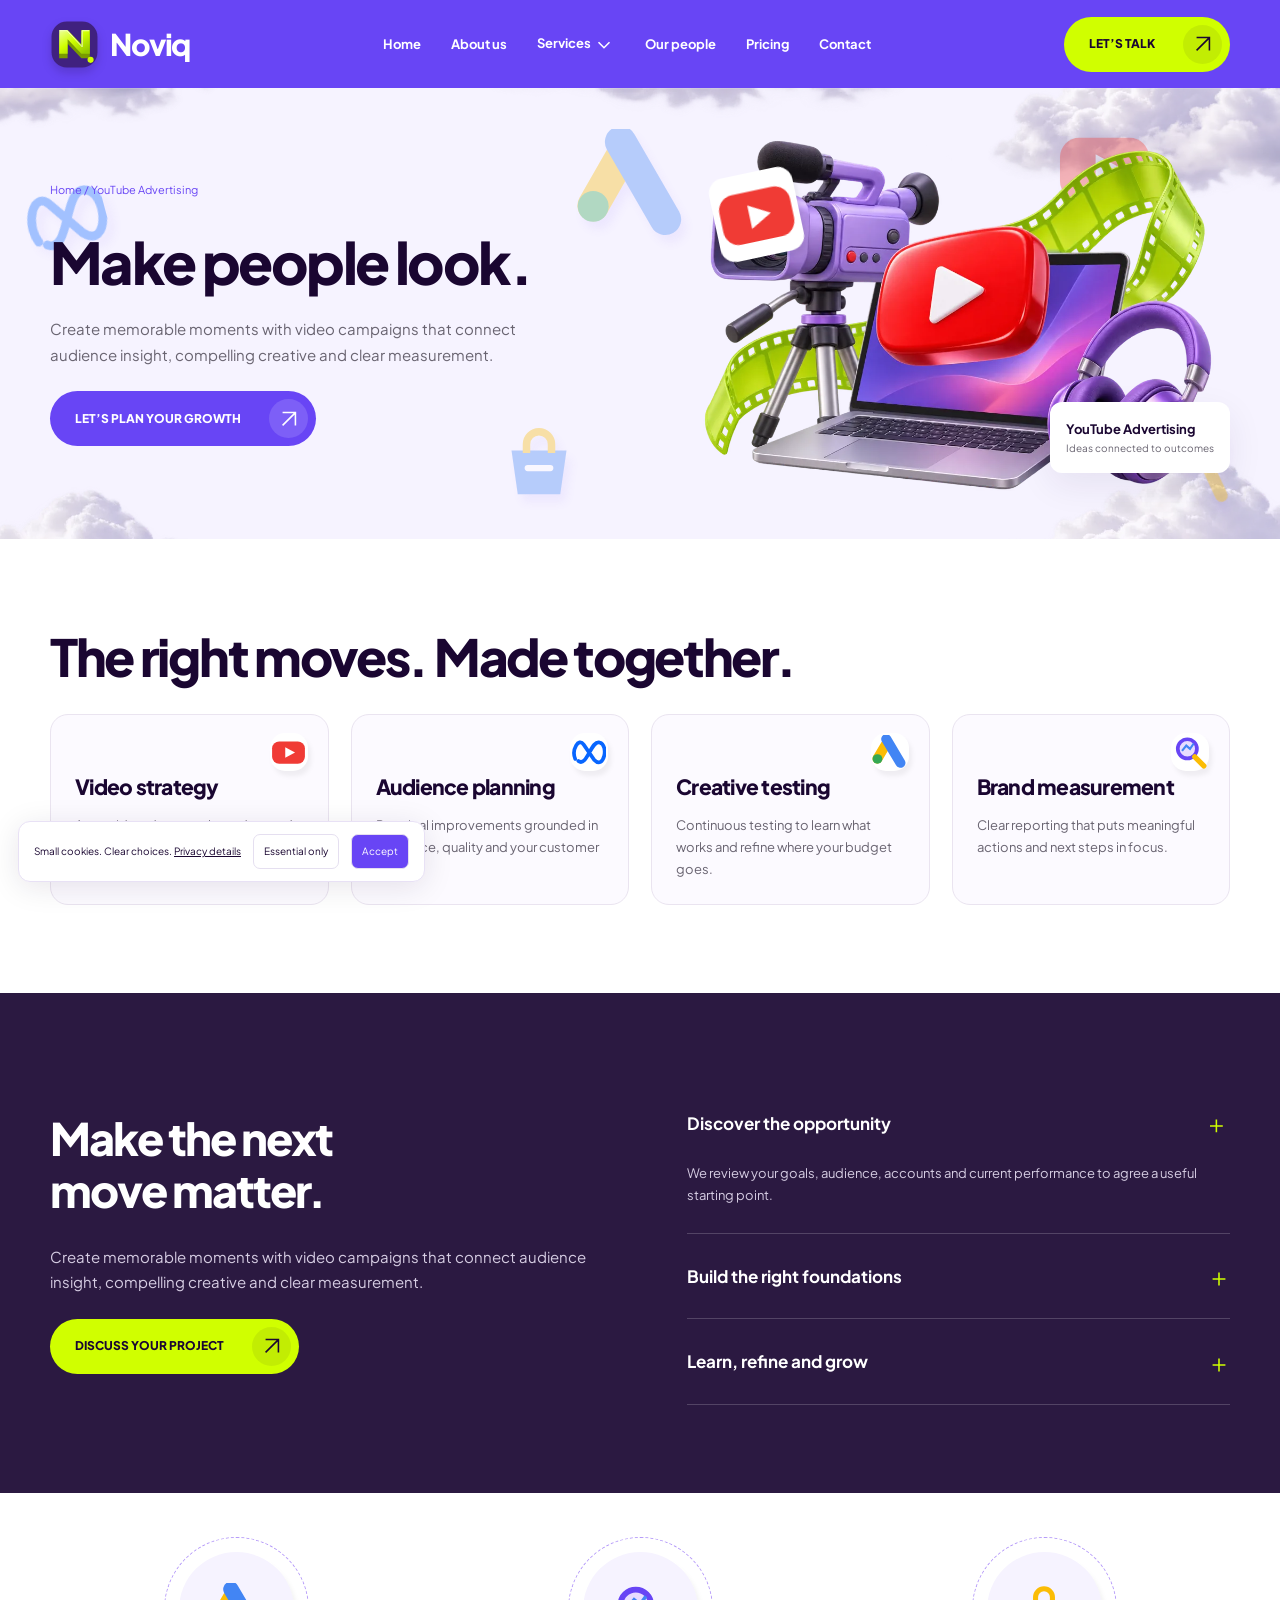
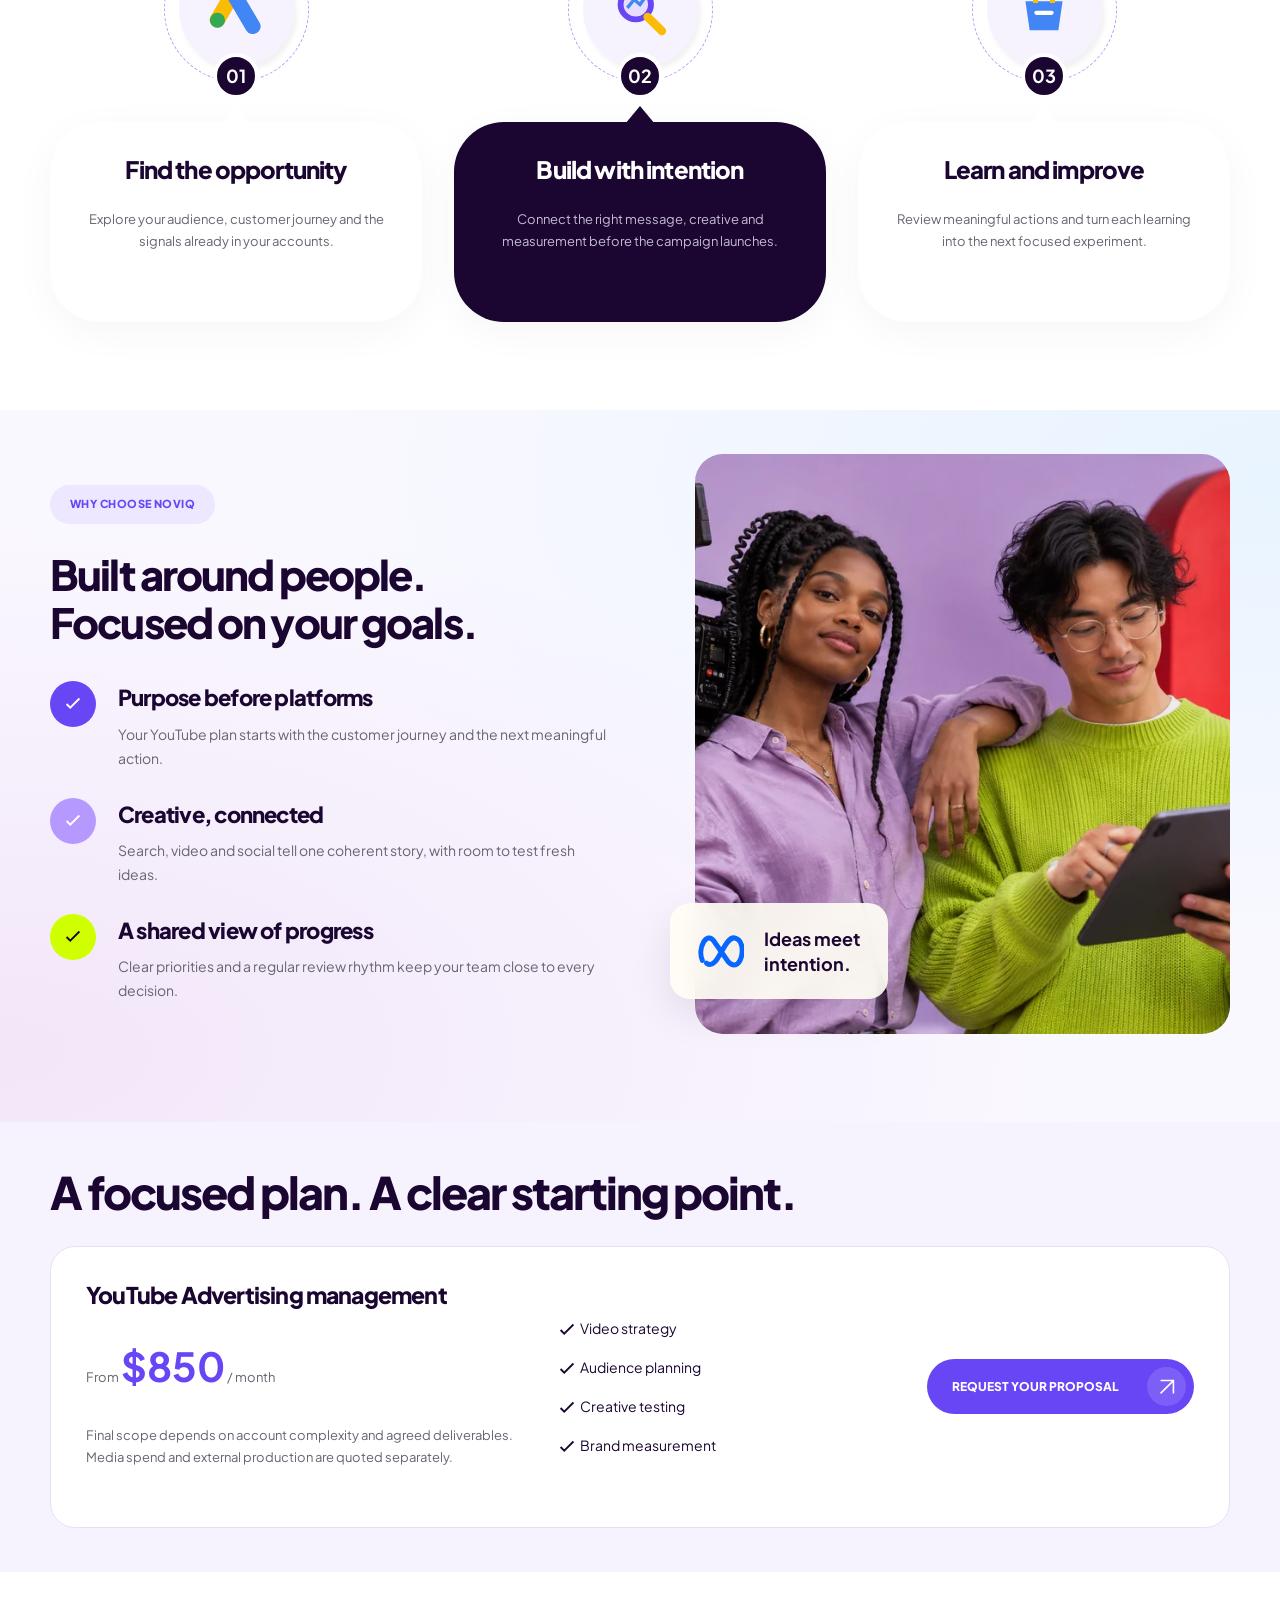
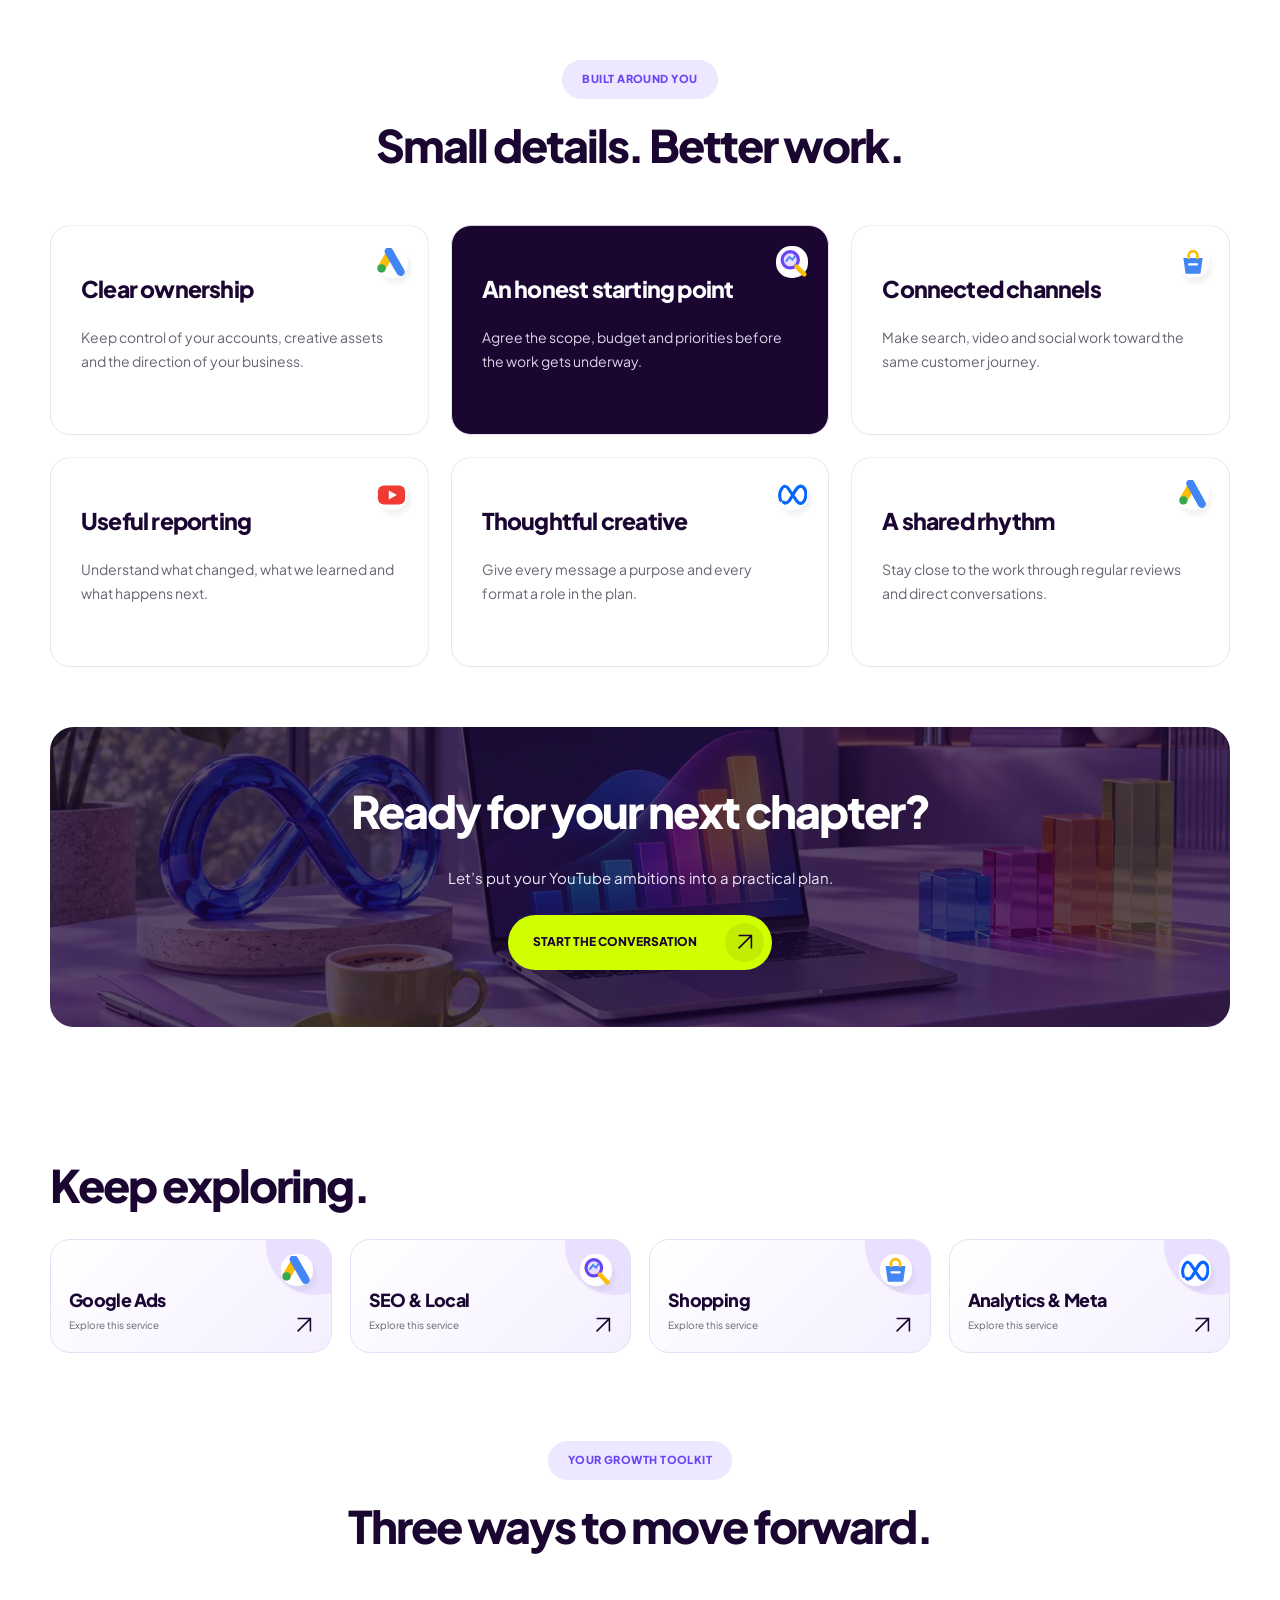
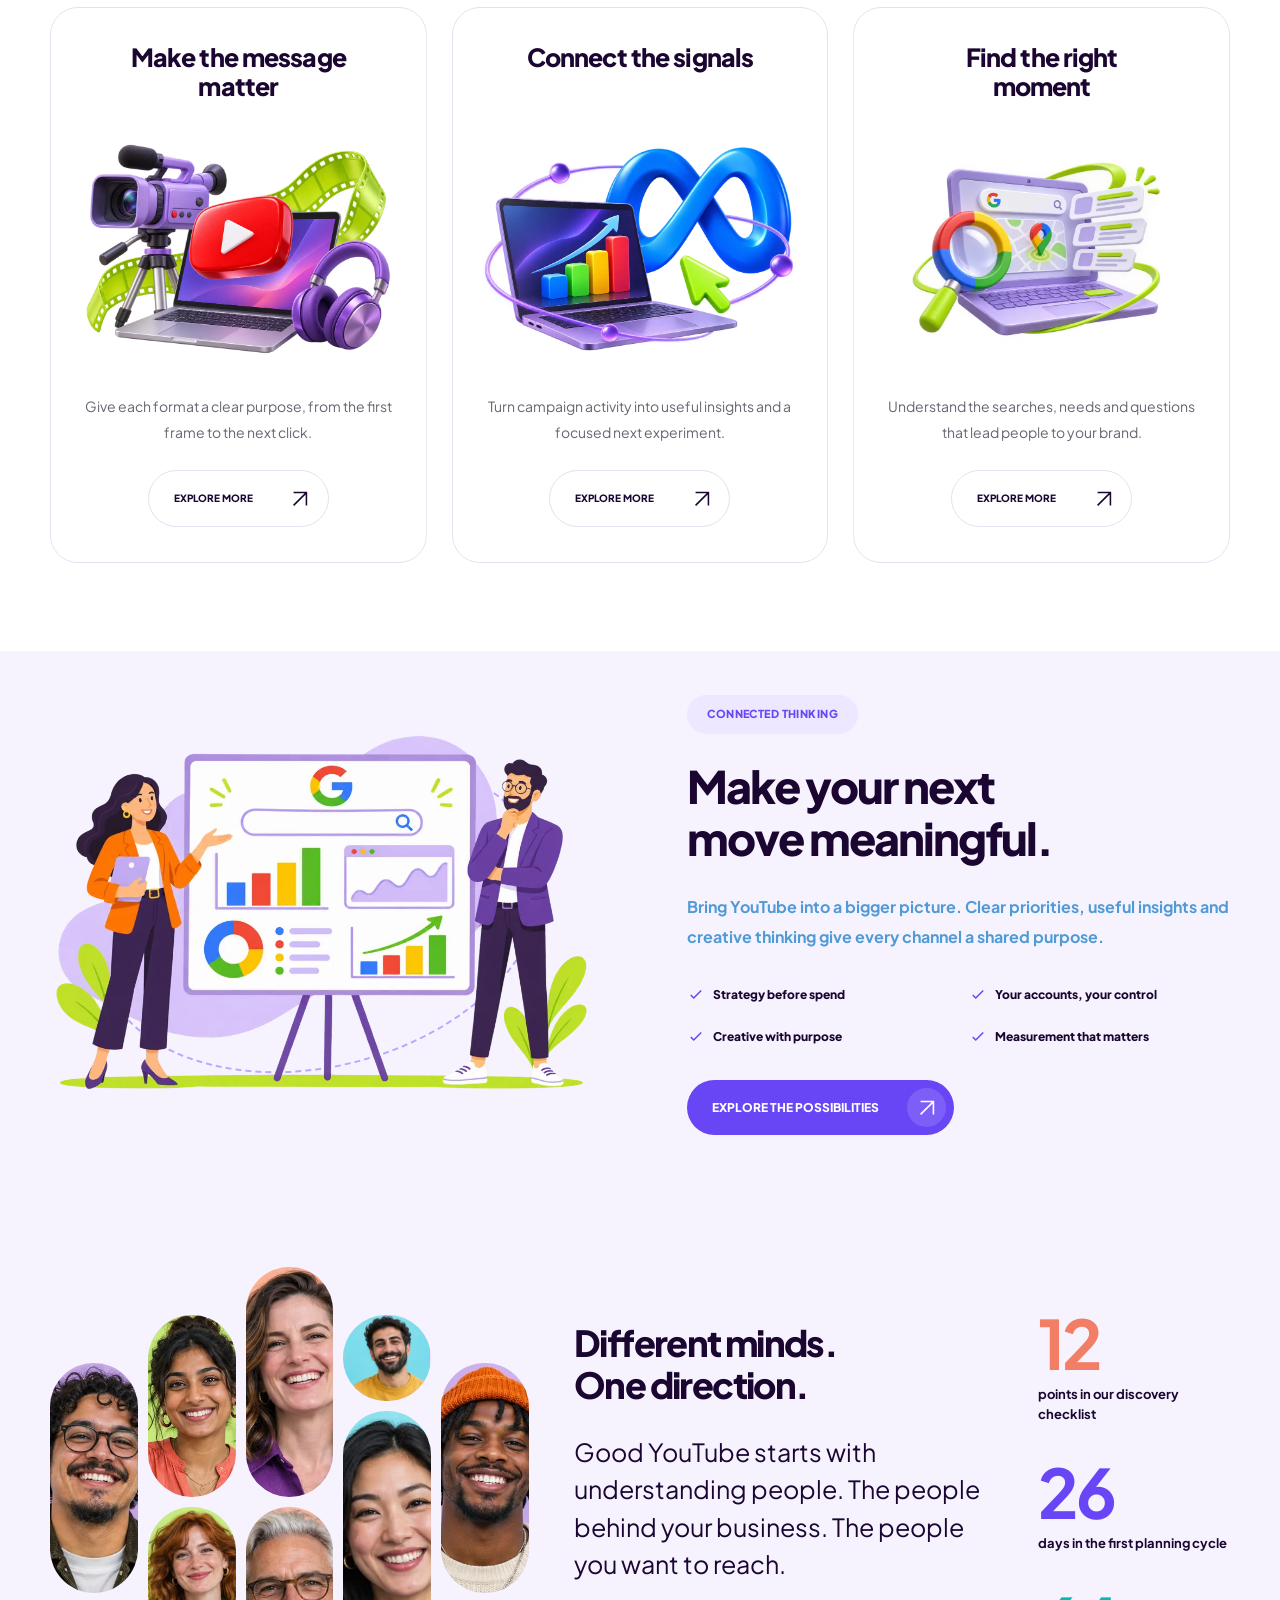
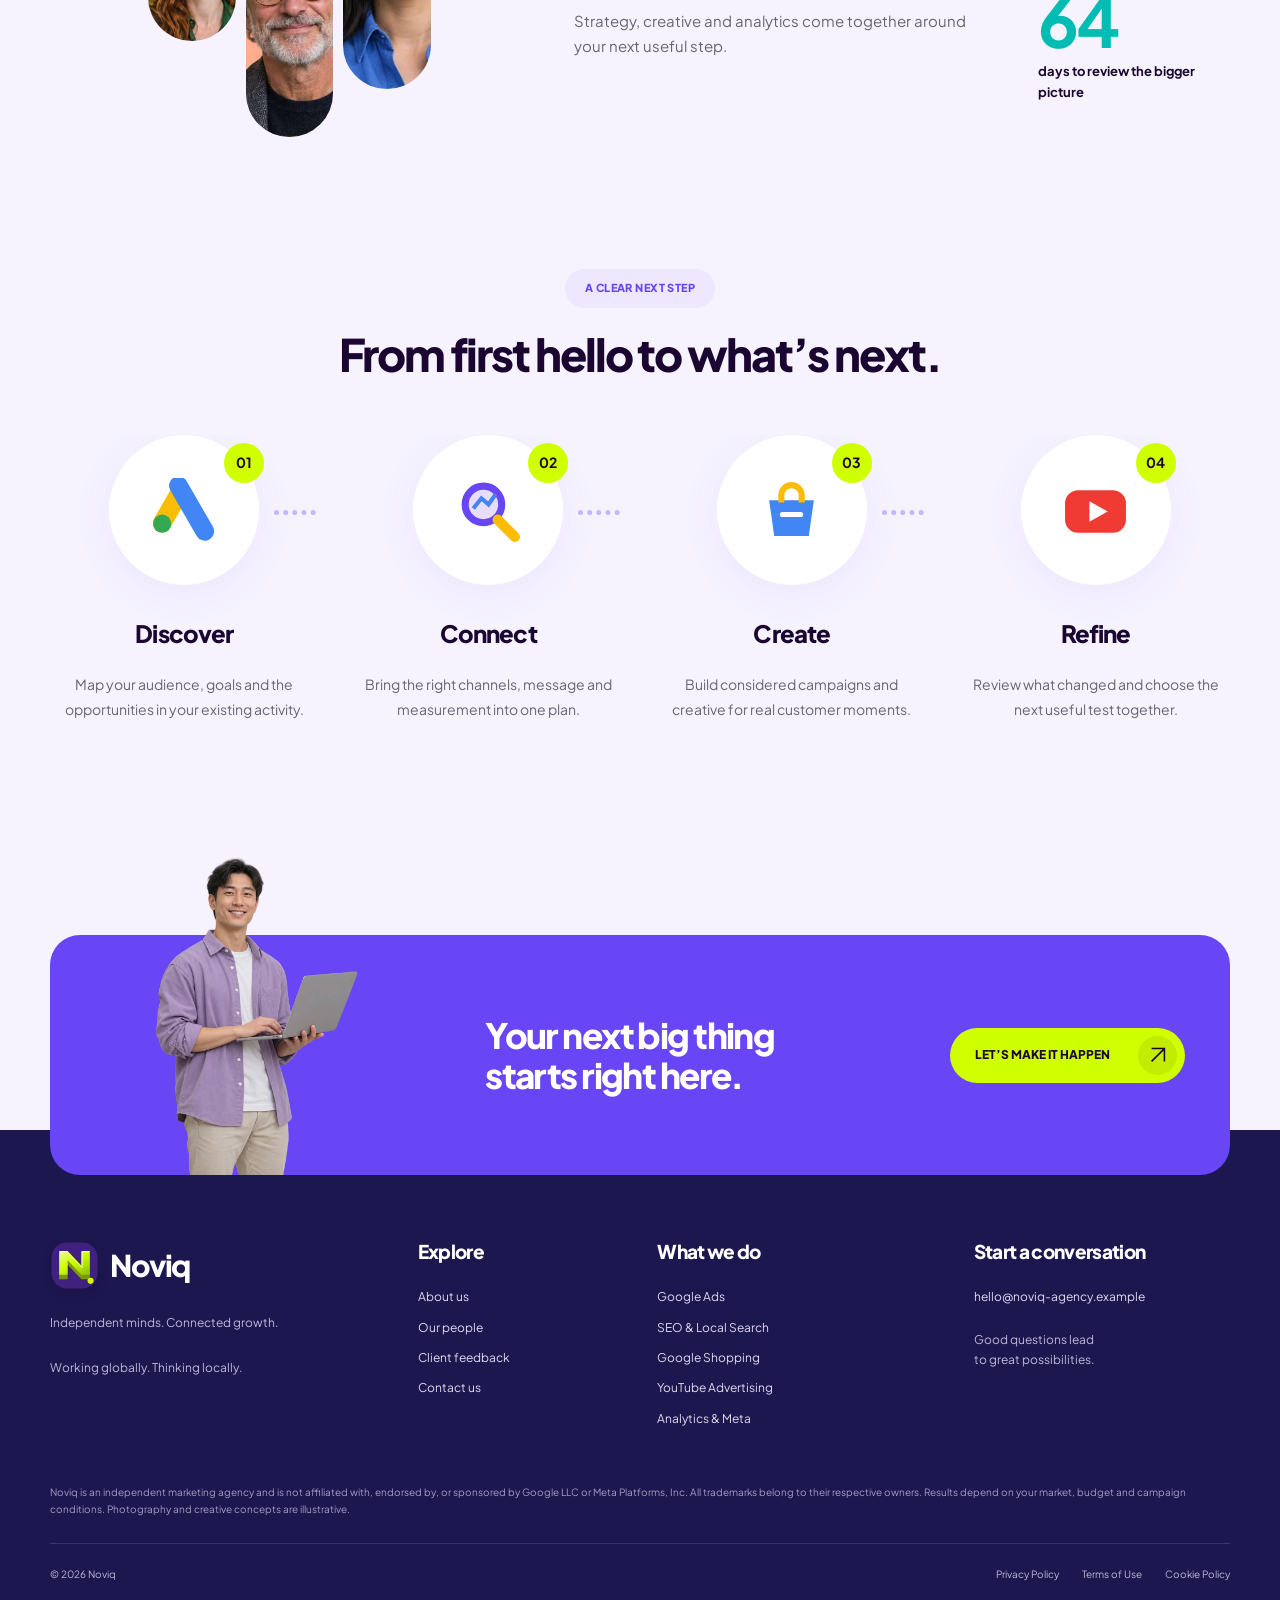
<file: youtube.html>
<!DOCTYPE html>

<html lang="en"><head><meta charset="utf-8"/><meta content="width=device-width,initial-scale=1" name="viewport"/><meta content="Independent Google and Meta marketing. Search, SEO, Shopping, YouTube and analytics, connected around your business." name="description"/><title>Noviq — Digital Growth</title><link href="assets/logo.svg" rel="icon"/><link href="assets/style.css" rel="stylesheet"/><script defer="" src="config/config.js"></script><script defer="" src="assets/app.js"></script></head><body><a class="skip" href="#main">Skip to content</a><div aria-hidden="true" class="page-transition"><span></span><span></span><span></span><span></span></div><header><div class="container header-inner"><a class="brand" href="index.html"><img alt="" data-logo="" src="assets/logo.svg"/><span data-company="">Noviq</span></a><nav aria-label="Main navigation" id="navigation"><a href="index.html">Home</a><a href="index.html#about">About us</a><div class="dropdown"><button aria-expanded="false" class="services-toggle">Services <span><svg aria-hidden="true" class="ui-icon" fill="none" stroke="currentColor" stroke-width="1.7" viewbox="0 0 24 24"><path d="m6 9 6 6 6-6"></path></svg></span></button><div class="drop-menu"><a href="google-ads.html"><span class="platform-icon"><img alt="" src="assets/platform-0.svg"/></span>Google Ads<svg aria-hidden="true" class="ui-icon" fill="none" stroke="currentColor" stroke-width="1.7" viewbox="0 0 24 24"><path d="M5 19 19 5M5 5h14v14"></path></svg></a><a href="seo.html"><span class="platform-icon"><img alt="" src="assets/platform-1.svg"/></span>SEO &amp; Local Search<svg aria-hidden="true" class="ui-icon" fill="none" stroke="currentColor" stroke-width="1.7" viewbox="0 0 24 24"><path d="M5 19 19 5M5 5h14v14"></path></svg></a><a href="shopping.html"><span class="platform-icon"><img alt="" src="assets/platform-2.svg"/></span>Google Shopping<svg aria-hidden="true" class="ui-icon" fill="none" stroke="currentColor" stroke-width="1.7" viewbox="0 0 24 24"><path d="M5 19 19 5M5 5h14v14"></path></svg></a><a href="youtube.html"><span class="platform-icon"><img alt="" src="assets/platform-3.svg"/></span>YouTube Advertising<svg aria-hidden="true" class="ui-icon" fill="none" stroke="currentColor" stroke-width="1.7" viewbox="0 0 24 24"><path d="M5 19 19 5M5 5h14v14"></path></svg></a><a href="analytics.html"><span class="platform-icon"><img alt="" src="assets/platform-4.svg"/></span>Analytics &amp; Meta<svg aria-hidden="true" class="ui-icon" fill="none" stroke="currentColor" stroke-width="1.7" viewbox="0 0 24 24"><path d="M5 19 19 5M5 5h14v14"></path></svg></a></div></div><a href="index.html#team">Our people</a><a href="index.html#pricing">Pricing</a><a href="index.html#contact">Contact</a><div aria-hidden="true" class="nav-art"><img alt="" class="nav-cloud" src="assets/cloud.webp"/><img alt="" class="concept-icon" src="assets/platform-0.svg"/><img alt="" class="concept-icon" src="assets/platform-1.svg"/><img alt="" class="concept-icon" src="assets/platform-2.svg"/><img alt="" class="concept-icon" src="assets/platform-3.svg"/><img alt="" class="concept-icon" src="assets/platform-4.svg"/></div></nav><a class="button lime header-cta" href="index.html#contact">LET’S TALK <span><svg aria-hidden="true" class="ui-icon" fill="none" stroke="currentColor" stroke-width="1.7" viewbox="0 0 24 24"><path d="M5 19 19 5M5 5h14v14"></path></svg></span></a><button aria-controls="navigation" aria-expanded="false" aria-label="Open navigation" class="menu-toggle"><i></i><i></i></button></div></header><main id="main"><section class="service-hero pale"><div aria-hidden="true" class="service-sky"><img alt="" class="sky-cloud sc0" src="assets/cloud.webp"/><img alt="" class="sky-cloud sc1" src="assets/cloud.webp"/><img alt="" class="sky-cloud sc2" src="assets/cloud.webp"/><img alt="" class="sky-cloud sc3" src="assets/cloud.webp"/><img alt="" class="sky-cloud sc4" src="assets/cloud.webp"/><img alt="" class="sky-cloud sc5" src="assets/cloud.webp"/><img alt="" class="sky-badge sb0" src="assets/platform-4.svg"/><img alt="" class="sky-badge sb1" src="assets/platform-0.svg"/><img alt="" class="sky-badge sb2" src="assets/platform-1.svg"/><img alt="" class="sky-badge sb3" src="assets/platform-2.svg"/><img alt="" class="sky-badge sb4" src="assets/platform-3.svg"/></div><div class="container split"><div><a class="breadcrumb" href="index.html">Home / YouTube Advertising</a><h1>Make people look.</h1><p>Create memorable moments with video campaigns that connect audience insight, compelling creative and clear measurement.</p><a class="button" href="index.html#contact">LET’S PLAN YOUR GROWTH<span><svg aria-hidden="true" class="ui-icon" fill="none" stroke="currentColor" stroke-width="1.7" viewbox="0 0 24 24"><path d="M5 19 19 5M5 5h14v14"></path></svg></span></a></div><div class="service-illustration"><span class="platform-icon icon-3" style="--icon:#ea4335"><img alt="" loading="lazy" src="assets/platform-3.svg"/></span><img alt="Illustrated digital growth launch" src="assets/youtube.webp"/><div class="floating-label"><b>YouTube Advertising</b><span>Ideas connected to outcomes</span></div></div></div></section><section class="section"><div class="container"><h2 class="service-features-heading" data-heading="" data-reveal="">The right moves. Made together.</h2><div class="feature-grid"><article class="compact-card" data-reveal=""><span class="platform-icon icon-3" style="--icon:#ea4335"><img alt="" loading="lazy" src="assets/platform-3.svg"/></span><h3>Video strategy</h3><p>A considered setup, shaped around your audience and commercial priorities.</p></article><article class="compact-card" data-reveal=""><span class="platform-icon icon-4" style="--icon:#0866ff"><img alt="" loading="lazy" src="assets/platform-4.svg"/></span><h3>Audience planning</h3><p>Practical improvements grounded in relevance, quality and your customer journey.</p></article><article class="compact-card" data-reveal=""><span class="platform-icon icon-0" style="--icon:#4285f4"><img alt="" loading="lazy" src="assets/platform-0.svg"/></span><h3>Creative testing</h3><p>Continuous testing to learn what works and refine where your budget goes.</p></article><article class="compact-card" data-reveal=""><span class="platform-icon icon-1" style="--icon:#34a853"><img alt="" loading="lazy" src="assets/platform-1.svg"/></span><h3>Brand measurement</h3><p>Clear reporting that puts meaningful actions and next steps in focus.</p></article></div></div></section><section class="section dark parallax-section"><div class="container split"><div><h2 data-heading="">Make the next<br/>move matter.</h2><p>Create memorable moments with video campaigns that connect audience insight, compelling creative and clear measurement.</p><a class="button lime" href="index.html#contact">DISCUSS YOUR PROJECT<span><svg aria-hidden="true" class="ui-icon" fill="none" stroke="currentColor" stroke-width="1.7" viewbox="0 0 24 24"><path d="M5 19 19 5M5 5h14v14"></path></svg></span></a></div><div class="process-list"><details open=""><summary>Discover the opportunity<span><svg aria-hidden="true" class="ui-icon" fill="none" stroke="currentColor" stroke-width="1.7" viewbox="0 0 24 24"><path d="M5 12h14M12 5v14"></path></svg></span></summary><p>We review your goals, audience, accounts and current performance to agree a useful starting point.</p></details><details><summary>Build the right foundations<span><svg aria-hidden="true" class="ui-icon" fill="none" stroke="currentColor" stroke-width="1.7" viewbox="0 0 24 24"><path d="M5 12h14M12 5v14"></path></svg></span></summary><p>We agree the scope, check measurement and develop the campaign or optimisation plan.</p></details><details><summary>Learn, refine and grow<span><svg aria-hidden="true" class="ui-icon" fill="none" stroke="currentColor" stroke-width="1.7" viewbox="0 0 24 24"><path d="M5 12h14M12 5v14"></path></svg></span></summary><p>We track progress, review the evidence and turn learning into the next round of improvements.</p></details></div></div></section><section class="section reference-section process-section" id="inspiration-1"><div class="container"><div class="reference-process"><article><div class="process-orb"><span class="platform-icon"><img alt="" src="assets/platform-0.svg"/></span><b>01</b></div><div class="process-pill" tabindex="0"><h3>Find the opportunity</h3><p>Explore your audience, customer journey and the signals already in your accounts.</p></div></article><article><div class="process-orb"><span class="platform-icon"><img alt="" src="assets/platform-1.svg"/></span><b>02</b></div><div class="process-pill" tabindex="0"><h3>Build with intention</h3><p>Connect the right message, creative and measurement before the campaign launches.</p></div></article><article><div class="process-orb"><span class="platform-icon"><img alt="" src="assets/platform-2.svg"/></span><b>03</b></div><div class="process-pill" tabindex="0"><h3>Learn and improve</h3><p>Review meaningful actions and turn each learning into the next focused experiment.</p></div></article></div></div></section><section class="section reference-section new-reference focus-section pale" id="inspiration-2"><div class="container"><div class="focus-split"><div><span class="section-tag">WHY CHOOSE NOVIQ</span><h2 data-heading="">Built around people.<br/>Focused on your goals.</h2><div class="focus-points"><article><span><svg aria-hidden="true" class="ui-icon" fill="none" stroke="currentColor" stroke-width="2" viewbox="0 0 24 24"><path d="m5 12 4 4L19 6"></path></svg></span><div><h3>Purpose before platforms</h3><p>Your YouTube plan starts with the customer journey and the next meaningful action.</p></div></article><article><span><svg aria-hidden="true" class="ui-icon" fill="none" stroke="currentColor" stroke-width="2" viewbox="0 0 24 24"><path d="m5 12 4 4L19 6"></path></svg></span><div><h3>Creative, connected</h3><p>Search, video and social tell one coherent story, with room to test fresh ideas.</p></div></article><article><span><svg aria-hidden="true" class="ui-icon" fill="none" stroke="currentColor" stroke-width="2" viewbox="0 0 24 24"><path d="m5 12 4 4L19 6"></path></svg></span><div><h3>A shared view of progress</h3><p>Clear priorities and a regular review rhythm keep your team close to every decision.</p></div></article></div></div><div class="focus-photo"><img alt="YouTube studio concept" loading="lazy" src="assets/scene3.webp"/><span><img alt="" class="concept-icon" src="assets/platform-4.svg"/><b>Ideas meet<br/>intention.</b></span></div></div></div></section><section class="section pale service-offer-section"><div class="container"><h2 class="service-offer-heading" data-heading="" data-reveal="">A focused plan. A clear starting point.</h2><div class="service-offer"><div><h3>YouTube Advertising management</h3><p>From <strong>$850</strong> / month</p><p>Final scope depends on account complexity and agreed deliverables. Media spend and external production are quoted separately.</p></div><ul><li><svg aria-hidden="true" class="ui-icon" fill="none" stroke="currentColor" stroke-width="2" viewbox="0 0 24 24"><path d="m5 12 4 4L19 6"></path></svg> Video strategy</li><li><svg aria-hidden="true" class="ui-icon" fill="none" stroke="currentColor" stroke-width="2" viewbox="0 0 24 24"><path d="m5 12 4 4L19 6"></path></svg> Audience planning</li><li><svg aria-hidden="true" class="ui-icon" fill="none" stroke="currentColor" stroke-width="2" viewbox="0 0 24 24"><path d="m5 12 4 4L19 6"></path></svg> Creative testing</li><li><svg aria-hidden="true" class="ui-icon" fill="none" stroke="currentColor" stroke-width="2" viewbox="0 0 24 24"><path d="m5 12 4 4L19 6"></path></svg> Brand measurement</li></ul><a class="button" href="index.html#contact">REQUEST YOUR PROPOSAL<span><svg aria-hidden="true" class="ui-icon" fill="none" stroke="currentColor" stroke-width="1.7" viewbox="0 0 24 24"><path d="M5 19 19 5M5 5h14v14"></path></svg></span></a></div></div></section><section class="section reference-section" id="inspiration-3"><div class="container"><div class="reference-heading"><span class="section-tag">BUILT AROUND YOU</span><h2 data-heading="">Small details. Better work.</h2></div><div class="six-grid"><article data-puzzle=""><span class="platform-icon"><img alt="" src="assets/platform-0.svg"/></span><h3>Clear ownership</h3><p>Keep control of your accounts, creative assets and the direction of your business.</p></article><article data-puzzle=""><span class="platform-icon"><img alt="" src="assets/platform-1.svg"/></span><h3>An honest starting point</h3><p>Agree the scope, budget and priorities before the work gets underway.</p></article><article data-puzzle=""><span class="platform-icon"><img alt="" src="assets/platform-2.svg"/></span><h3>Connected channels</h3><p>Make search, video and social work toward the same customer journey.</p></article><article data-puzzle=""><span class="platform-icon"><img alt="" src="assets/platform-3.svg"/></span><h3>Useful reporting</h3><p>Understand what changed, what we learned and what happens next.</p></article><article data-puzzle=""><span class="platform-icon"><img alt="" src="assets/platform-4.svg"/></span><h3>Thoughtful creative</h3><p>Give every message a purpose and every format a role in the plan.</p></article><article data-puzzle=""><span class="platform-icon"><img alt="" src="assets/platform-0.svg"/></span><h3>A shared rhythm</h3><p>Stay close to the work through regular reviews and direct conversations.</p></article></div><div class="photo-cta"><img alt="YouTube creative campaign concept" loading="lazy" src="assets/scene4.webp"/><div><h2 data-heading="">Ready for your next chapter?</h2><p>Let’s put your YouTube ambitions into a practical plan.</p><a class="button lime" href="index.html#contact">START THE CONVERSATION<span><svg aria-hidden="true" class="ui-icon" fill="none" stroke="currentColor" stroke-width="1.7" viewbox="0 0 24 24"><path d="M5 19 19 5M5 5h14v14"></path></svg></span></a></div></div></div></section><section class="section related-section"><div class="container"><h2 data-heading="" data-reveal="">Keep exploring.</h2><div class="related"><a class="compact-card" href="google-ads.html"><span class="platform-icon icon-0" style="--icon:#4285f4"><img alt="" loading="lazy" src="assets/platform-0.svg"/></span><h3>Google Ads</h3><span><svg aria-hidden="true" class="ui-icon" fill="none" stroke="currentColor" stroke-width="1.7" viewbox="0 0 24 24"><path d="M5 19 19 5M5 5h14v14"></path></svg></span><small>Explore this service</small></a><a class="compact-card" href="seo.html"><span class="platform-icon icon-1" style="--icon:#34a853"><img alt="" loading="lazy" src="assets/platform-1.svg"/></span><h3>SEO &amp; Local</h3><span><svg aria-hidden="true" class="ui-icon" fill="none" stroke="currentColor" stroke-width="1.7" viewbox="0 0 24 24"><path d="M5 19 19 5M5 5h14v14"></path></svg></span><small>Explore this service</small></a><a class="compact-card" href="shopping.html"><span class="platform-icon icon-2" style="--icon:#fbbc05"><img alt="" loading="lazy" src="assets/platform-2.svg"/></span><h3>Shopping</h3><span><svg aria-hidden="true" class="ui-icon" fill="none" stroke="currentColor" stroke-width="1.7" viewbox="0 0 24 24"><path d="M5 19 19 5M5 5h14v14"></path></svg></span><small>Explore this service</small></a><a class="compact-card" href="analytics.html"><span class="platform-icon icon-4" style="--icon:#0866ff"><img alt="" loading="lazy" src="assets/platform-4.svg"/></span><h3>Analytics &amp; Meta</h3><span><svg aria-hidden="true" class="ui-icon" fill="none" stroke="currentColor" stroke-width="1.7" viewbox="0 0 24 24"><path d="M5 19 19 5M5 5h14v14"></path></svg></span><small>Explore this service</small></a></div></div></section><section class="section reference-section new-reference growth-toolkit-section" id="inspiration-4"><div class="container"><div class="reference-heading"><span class="section-tag">YOUR GROWTH TOOLKIT</span><h2 data-heading="">Three ways to move forward.</h2></div><div class="illustrated-grid"><article data-puzzle=""><h3>Make the message matter</h3><img alt="Make the message matter creative illustration" loading="lazy" src="assets/youtube.webp"/><p>Give each format a clear purpose, from the first frame to the next click.</p><a class="button" href="youtube.html">EXPLORE MORE<span><svg aria-hidden="true" class="ui-icon" fill="none" stroke="currentColor" stroke-width="1.7" viewbox="0 0 24 24"><path d="M5 19 19 5M5 5h14v14"></path></svg></span></a></article><article data-puzzle=""><h3>Connect the signals</h3><img alt="Connect the signals creative illustration" loading="lazy" src="assets/analytics.webp"/><p>Turn campaign activity into useful insights and a focused next experiment.</p><a class="button" href="analytics.html">EXPLORE MORE<span><svg aria-hidden="true" class="ui-icon" fill="none" stroke="currentColor" stroke-width="1.7" viewbox="0 0 24 24"><path d="M5 19 19 5M5 5h14v14"></path></svg></span></a></article><article data-puzzle=""><h3>Find the right moment</h3><img alt="Find the right moment creative illustration" loading="lazy" src="assets/seo.webp"/><p>Understand the searches, needs and questions that lead people to your brand.</p><a class="button" href="seo.html">EXPLORE MORE<span><svg aria-hidden="true" class="ui-icon" fill="none" stroke="currentColor" stroke-width="1.7" viewbox="0 0 24 24"><path d="M5 19 19 5M5 5h14v14"></path></svg></span></a></article></div></div></section><section class="section reference-section pale" id="inspiration-5"><div class="container"><div class="split reference-feature"><div class="reference-visual"><div class="reference-orbit"></div><img alt="Marketing specialists reviewing a campaign together" loading="lazy" src="assets/strategy.webp"/></div><div><span class="section-tag">CONNECTED THINKING</span><h2 data-heading="">Make your next<br/>move meaningful.</h2><p class="blue-lead">Bring YouTube into a bigger picture. Clear priorities, useful insights and creative thinking give every channel a shared purpose.</p><div class="check-grid"><span><svg aria-hidden="true" class="ui-icon" fill="none" stroke="currentColor" stroke-width="2" viewbox="0 0 24 24"><path d="m5 12 4 4L19 6"></path></svg>Strategy before spend</span><span><svg aria-hidden="true" class="ui-icon" fill="none" stroke="currentColor" stroke-width="2" viewbox="0 0 24 24"><path d="m5 12 4 4L19 6"></path></svg>Your accounts, your control</span><span><svg aria-hidden="true" class="ui-icon" fill="none" stroke="currentColor" stroke-width="2" viewbox="0 0 24 24"><path d="m5 12 4 4L19 6"></path></svg>Creative with purpose</span><span><svg aria-hidden="true" class="ui-icon" fill="none" stroke="currentColor" stroke-width="2" viewbox="0 0 24 24"><path d="m5 12 4 4L19 6"></path></svg>Measurement that matters</span></div><a class="button" href="index.html#contact">EXPLORE THE POSSIBILITIES<span><svg aria-hidden="true" class="ui-icon" fill="none" stroke="currentColor" stroke-width="1.7" viewbox="0 0 24 24"><path d="M5 19 19 5M5 5h14v14"></path></svg></span></a></div></div></div></section><section class="section reference-section pale" id="inspiration-6"><div class="container"><div class="people-story"><div class="pill-portraits"><span aria-label="Illustrative creative portrait" class="portrait-face pill-face pf0" role="img"><img alt="" loading="lazy" src="assets/portraits.webp" style="--col:0;--row:1"/></span><span aria-label="Illustrative creative portrait" class="portrait-face pill-face pf1" role="img"><img alt="" loading="lazy" src="assets/portraits.webp" style="--col:1;--row:1"/></span><span aria-label="Illustrative creative portrait" class="portrait-face pill-face pf2" role="img"><img alt="" loading="lazy" src="assets/portraits.webp" style="--col:2;--row:1"/></span><span aria-label="Illustrative creative portrait" class="portrait-face pill-face pf3" role="img"><img alt="" loading="lazy" src="assets/portraits.webp" style="--col:3;--row:1"/></span><span aria-label="Illustrative creative portrait" class="portrait-face pill-face pf4" role="img"><img alt="" loading="lazy" src="assets/portraits.webp" style="--col:0;--row:0"/></span><span aria-label="Illustrative creative portrait" class="portrait-face pill-face pf5" role="img"><img alt="" loading="lazy" src="assets/portraits.webp" style="--col:1;--row:0"/></span><span aria-label="Illustrative creative portrait" class="portrait-face pill-face pf6" role="img"><img alt="" loading="lazy" src="assets/portraits.webp" style="--col:2;--row:0"/></span><span aria-label="Illustrative creative portrait" class="portrait-face pill-face pf7" role="img"><img alt="" loading="lazy" src="assets/portraits.webp" style="--col:3;--row:0"/></span></div><div><h2 data-heading="">Different minds.<br/>One direction.</h2><p class="large-copy">Good YouTube starts with understanding people. The people behind your business. The people you want to reach.</p><p>Strategy, creative and analytics come together around your next useful step.</p></div><div class="story-metrics"><div><strong data-count="12">12</strong><span>points in our discovery checklist</span></div><div><strong data-count="30">30</strong><span>days in the first planning cycle</span></div><div><strong data-count="90">90</strong><span>days to review the bigger picture</span></div></div></div></div></section></main><section class="section reference-section new-reference journey-section pale" id="inspiration-7"><div class="container"><div class="reference-heading"><span class="section-tag">A CLEAR NEXT STEP</span><h2 data-heading="">From first hello to what’s next.</h2></div><div class="journey-grid"><article data-puzzle=""><div class="journey-orb"><img alt="" class="concept-icon" src="assets/platform-0.svg"/><b>01</b></div><h3>Discover</h3><p>Map your audience, goals and the opportunities in your existing activity.</p></article><article data-puzzle=""><div class="journey-orb"><img alt="" class="concept-icon" src="assets/platform-1.svg"/><b>02</b></div><h3>Connect</h3><p>Bring the right channels, message and measurement into one plan.</p></article><article data-puzzle=""><div class="journey-orb"><img alt="" class="concept-icon" src="assets/platform-2.svg"/><b>03</b></div><h3>Create</h3><p>Build considered campaigns and creative for real customer moments.</p></article><article data-puzzle=""><div class="journey-orb"><img alt="" class="concept-icon" src="assets/platform-3.svg"/><b>04</b></div><h3>Refine</h3><p>Review what changed and choose the next useful test together.</p></article></div></div></section><section class="prefooter" id="next-chapter"><div class="container"><img alt="Creative specialist with laptop" class="cta-person" loading="lazy" src="assets/person2.webp"/><h2 data-heading="">Your next big thing<br/>starts right here.</h2><a class="button lime" href="index.html#contact">LET’S MAKE IT HAPPEN<span><svg aria-hidden="true" class="ui-icon" fill="none" stroke="currentColor" stroke-width="1.7" viewbox="0 0 24 24"><path d="M5 19 19 5M5 5h14v14"></path></svg></span></a><span class="cta-star"><svg aria-hidden="true" class="ui-icon" fill="none" stroke="currentColor" stroke-width="1.7" viewbox="0 0 24 24"><path d="M5 19 19 5M5 5h14v14"></path></svg></span></div></section><footer><div class="container"><div class="footer-top"><div><a class="brand" href="index.html"><img alt="" data-logo="" src="assets/logo.svg"/><span data-company="">Noviq</span></a><p data-footer=""></p><p data-address=""></p></div><div><h3>Explore</h3><a href="index.html#about">About us</a><a href="index.html#team">Our people</a><a href="index.html#reviews">Client feedback</a><a href="index.html#contact">Contact us</a></div><div><h3>What we do</h3><a href="google-ads.html">Google Ads</a><a href="seo.html">SEO &amp; Local Search</a><a href="shopping.html">Google Shopping</a><a href="youtube.html">YouTube Advertising</a><a href="analytics.html">Analytics &amp; Meta</a></div><div><h3>Start a conversation</h3><a data-email=""></a><p>Good questions lead<br/>to great possibilities.</p></div></div><p class="disclaimer" data-disclaimer=""></p><div class="footer-bottom"><span>© <span data-year=""></span> <span data-company=""></span></span><div><a href="privacy.html">Privacy Policy</a><a href="terms.html">Terms of Use</a><a href="cookies.html">Cookie Policy</a></div></div></div></footer><aside aria-label="Privacy preferences" class="cookie-banner"><span>Small cookies. Clear choices. <a href="cookies.html">Privacy details</a></span><button data-cookie="essential">Essential only</button><button class="accept" data-cookie="all">Accept</button></aside></body></html>
</file>
<file: assets/style.css>
@font-face{font-family:Jakarta;src:url(jakarta-400.ttf) format('truetype');font-weight:400;font-display:swap}@font-face{font-family:Jakarta;src:url(jakarta-500.ttf) format('truetype');font-weight:500;font-display:swap}@font-face{font-family:Jakarta;src:url(jakarta-600.ttf) format('truetype');font-weight:600;font-display:swap}@font-face{font-family:Jakarta;src:url(jakarta-700.ttf) format('truetype');font-weight:700;font-display:swap}@font-face{font-family:Jakarta;src:url(jakarta-800.ttf) format('truetype');font-weight:800;font-display:swap}:root{--purple:#6845f5;--lime:#d0ff00;--ink:#1a0631;--pale:#f6f3ff;--muted:#696471}*{box-sizing:border-box}html{scroll-behavior:smooth;scroll-padding-top:100px}body{margin:0;font-family:Jakarta,Arial,sans-serif;color:var(--ink);line-height:1.7;font-size:15px}h1,h2,h3,p{margin-top:0}h1,h2,h3{line-height:1.16;letter-spacing:-.045em}h1{font-size:clamp(45px,5.2vw,78px);font-weight:800}h2{font-size:clamp(34px,3.5vw,52px);font-weight:800;margin-bottom:28px}h3{font-size:23px;font-weight:800;letter-spacing:-.035em}p{color:var(--muted);margin-bottom:24px}a{color:inherit;text-decoration:none}button,input,textarea,select{font:inherit}button,a,input,textarea,select{-webkit-tap-highlight-color:transparent}button{cursor:pointer}button:focus-visible,a:focus-visible{outline:3px solid #f6b522;outline-offset:5px}img{max-width:100%;display:block}button{color:inherit}a,button{touch-action:manipulation}.container{width:min(1480px,calc(100% - 100px));margin-inline:auto}.section{padding:88px 0;position:relative;overflow:hidden}.pale{background:var(--pale)}.dark{background:var(--ink);color:white}.dark p{color:#d6cde3}.split{display:grid;grid-template-columns:1fr 1fr;align-items:center;gap:8%}.button{display:inline-flex;align-items:center;justify-content:space-between;gap:25px;background:var(--purple);color:white;border:0;border-radius:40px;padding:17px 25px;font-size:12px;font-weight:800;line-height:1.5;transition:transform .25s,box-shadow .25s,background .25s}.button span{font-size:23px;line-height:1}.button:hover{transform:translateY(-2px);box-shadow:0 6px 18px #25103e14}.button.lime{background:var(--lime);color:var(--ink)}header{position:sticky;top:0;z-index:50;background:var(--purple);color:white;box-shadow:0 1px 0 #ffffff20}.header-inner{height:88px;display:flex;align-items:center;justify-content:space-between;gap:25px}.brand{display:flex;align-items:center;gap:11px;font-size:30px;font-weight:800;letter-spacing:-1.5px}.brand img{width:43px;height:43px;transition:transform .4s}.brand:hover img{transform:rotate(-3deg)}nav{display:flex;align-items:center;gap:30px;font-size:13px;font-weight:700}nav>a{position:relative}nav>a:after{content:'';position:absolute;bottom:-6px;height:2px;background:var(--lime);left:0;width:0;transition:width .25s}nav>a:hover:after{width:100%}.dropdown{position:relative}.services-toggle{background:none;border:0;padding:22px 0;color:white;font-weight:700;font-size:13px}.drop-menu{position:absolute;top:100%;left:-24px;min-width:250px;background:white;padding:14px;color:var(--ink);border-radius:15px;box-shadow:0 15px 50px #18082926;opacity:0;visibility:hidden;transform:translateY(12px);transition:.25s}.drop-menu a{display:block;padding:12px;border-radius:8px}.drop-menu a:hover{background:var(--pale);color:var(--purple)}.dropdown:hover .drop-menu,.dropdown:focus-within .drop-menu,.dropdown.open .drop-menu{opacity:1;visibility:visible;transform:none}.menu-toggle{display:none}.hero{background:var(--purple);color:white;overflow:hidden}.hero-topline{font-size:clamp(80px,10.8vw,168px);font-weight:800;letter-spacing:-.075em;line-height:1.15;text-align:center;padding:28px 0 0;text-shadow:-5px 0 var(--purple),-6px 0 #ffffff90}.hero-grid{display:grid;grid-template-columns:1fr 1.35fr .7fr;position:relative;min-height:510px;align-items:center;gap:2%}.hero-copy{z-index:2;padding-bottom:50px}.hero-copy h1{font-size:clamp(40px,4.4vw,66px);letter-spacing:-.055em;margin-bottom:20px}.hero p{color:white}.hero-visual{height:550px;position:relative;align-self:end}.hero-visual>img{height:108%;width:100%;object-fit:contain;object-position:bottom;position:absolute;bottom:-30px;z-index:2;transition:transform .6s}.hero-visual:hover>img{transform:rotate(.5deg) scale(1.01)}.orbit{width:500px;height:500px;max-width:100%;position:absolute;bottom:-120px;border:1px solid #ffffff25;border-radius:50%;box-shadow:0 0 0 45px #ffffff06,0 0 0 90px #ffffff04}.float-badge{position:absolute;z-index:3;background:white;border-radius:20px;width:70px;height:70px;display:grid;place-items:center;font-size:45px;font-weight:800;box-shadow:8px 10px 0 #311e7a35;animation:float 5s ease-in-out infinite}.google{left:-20px;top:110px;color:#4285f4;transform:rotate(-15deg)}.meta{right:-20px;bottom:130px;color:#0866ff;animation-delay:-2s}.spark{position:absolute;color:var(--lime);right:20px;top:45px;font-size:64px;animation:turn 22s linear infinite}.hero-note{padding:30px 0 60px 25px;z-index:3}.hero-note p{font-size:18px;line-height:1.6;margin:27px 0}.hero-note small{font-size:11px;opacity:.75;line-height:1.8;display:block;margin-top:12px}.circle-link{border:1px solid #ffffff80;display:flex;width:120px;height:120px;align-items:center;justify-content:center;flex-direction:column;border-radius:50%;font-size:10px;line-height:1.6;text-align:center;letter-spacing:1px;transition:background .3s,transform .3s}.circle-link b{font-size:30px}.circle-link:hover{background:#ffffff20;transform:rotate(-1deg)}.platform-mini{display:flex;gap:20px;font-weight:800;font-size:20px}.marquees{height:112px;position:relative;overflow:hidden;background:white;margin-top:-20px;z-index:4}.marquee{position:absolute;display:flex;width:110%;left:-5%;top:25px;white-space:nowrap;transform:rotate(2.2deg);background:white;border:1px solid #eee;z-index:2;padding:10px 0;font-size:23px;font-weight:800;line-height:1.6}.marquee span{flex:none;animation:marquee 25s linear infinite}.marquee.lime{background:var(--lime);transform:rotate(-3deg);top:38px;z-index:1}.marquee.lime span{animation-direction:reverse}.section-heading{display:flex;align-items:center;justify-content:space-between;gap:30px;margin-bottom:35px}.section-heading h2{margin:0}.section-heading p{border-left:1px solid #b9a8ff;padding-left:25px;font-style:italic;margin:0}.carousel{overflow:hidden;padding:10px 2px}.carousel-track{display:flex;gap:22px;transition:transform .65s cubic-bezier(.2,.75,.2,1);touch-action:pan-y}.service-card{flex:0 0 calc((100% - 44px)/3);border:1px solid #e9e5ef;border-radius:20px;padding:28px;display:flex;flex-direction:column;background:white;transition:box-shadow .3s,translate .3s}.service-card>div{display:flex;align-items:center;gap:18px}.service-card h3{font-size:21px;margin:0}.service-card p{font-size:13px;margin-top:20px;flex:1}.service-card:hover{box-shadow:0 12px 25px #5d37bb12;translate:0 -2px}.platform-icon{display:inline-grid;place-items:center;flex:none;width:54px;height:54px;border-radius:15px;background:#fff;color:var(--icon);font-size:40px;font-weight:800;text-shadow:2px 3px 0 #00000015;filter:drop-shadow(3px 5px 2px #0000000d);transition:transform .4s}.platform-icon:hover{transform:rotate(-3deg) scale(1.03)}.text-link{font-size:11px;font-weight:800;display:flex;align-items:center;gap:14px;letter-spacing:.02em}.text-link span{font-size:20px}.carousel-controls{display:flex;justify-content:flex-end;gap:12px;align-items:center;margin-top:25px}.carousel-controls button{width:42px;height:42px;border:1px solid #e8e1f6;border-radius:50%;background:white;font-size:22px;transition:.25s}.carousel-controls button:last-child{background:var(--purple);color:white}.carousel-controls button:hover{background:var(--ink);color:white}.carousel-controls>span{font-size:11px;color:var(--muted)}.platform-strip{margin-top:45px;text-align:center}.platform-strip>span{font-size:12px;color:var(--muted)}.platform-strip>div{display:flex;justify-content:space-around;gap:25px;margin-top:25px;font-size:24px;align-items:center;flex-wrap:wrap}.google-word i{font-style:normal;color:#4285f4}.meta-word{color:#0866ff}.portrait-composition{height:485px;position:relative}.portrait-composition>img{height:100%;margin:auto;position:relative;z-index:2;object-fit:contain}.blob{position:absolute;inset:25% 15% 0;background:#e5ddff;border-radius:46% 46% 20% 20%}.floating-label,.chart-card{position:absolute;z-index:3;background:white;box-shadow:0 12px 35px #28144e14;border-radius:12px;padding:16px;animation:float 6s ease-in-out infinite}.floating-label{right:0;top:22%;font-size:13px}.floating-label span{display:block;font-size:10px;color:var(--muted)}.chart-card{left:3%;bottom:15%;width:155px;animation-delay:-3s}.chart-card small{font-size:10px}.bars{height:65px;display:flex;align-items:flex-end;gap:8px;padding-top:10px}.bars i{height:30%;width:18px;background:#c8bbff;border-radius:3px}.bars i:nth-child(2){height:45%}.bars i:nth-child(3){height:65%}.bars i:nth-child(4){height:55%}.bars i:nth-child(5){height:100%;background:var(--purple)}.portrait-composition>.platform-icon{position:absolute;left:12%;top:15%;z-index:3;animation:float 5s infinite}.rings{display:flex;gap:40px;margin:30px 0}.rings>div{display:flex;align-items:center;gap:15px;font-weight:700;line-height:1.5;font-size:13px}.rings b{font-size:70px;color:var(--purple);line-height:1}.project-panels{display:flex;gap:15px;margin-top:38px;height:310px}.project-panel{flex:1;background:var(--purple);color:white;border-radius:22px;overflow:hidden;position:relative;display:flex;align-items:end;padding:24px;transition:flex .6s cubic-bezier(.2,.8,.2,1),background .4s;min-width:0}.project-panel.active{flex:5;background:#dfe7ff;color:var(--ink)}.project-panel h3{white-space:nowrap;writing-mode:vertical-rl;transform:rotate(180deg);margin:0;font-size:21px}.project-panel p,.project-panel .text-link,.panel-art{display:none}.project-panel.active h3{writing-mode:horizontal-tb;transform:none}.project-panel.active p,.project-panel.active .text-link{display:block;margin:8px 0 0}.project-panel.active .panel-art{display:flex;position:absolute;right:30px;top:25px;gap:30px;align-items:center}.panel-art .platform-icon{width:100px;height:100px;font-size:80px;transform:rotate(-12deg)}.panel-art>span{font-size:90px;color:var(--purple)}.impact{background:var(--purple);color:white}.impact:before{content:'';position:absolute;width:650px;height:650px;border:80px solid #ffffff07;border-radius:50%;top:-400px;left:-250px}.impact-grid{display:grid;grid-template-columns:1fr .8fr 1.4fr;gap:25px;align-items:center}.impact-grid h2{font-size:41px}.impact-grid>img{width:100%;animation:float 6s infinite}.impact-grid p{color:#eee8ff}.impact-card{display:grid;grid-template-columns:1fr 1fr;background:white;color:var(--ink);padding:35px;gap:30px;border-radius:22px}.impact-card strong{font-size:66px;letter-spacing:-4px}.impact-card h3{font-size:19px;margin-top:35px}.impact-card p{color:var(--muted);font-size:13px;margin:0}.why-grid{display:grid;grid-template-columns:repeat(4,1fr);gap:25px;margin-top:40px}.why-grid article{padding:30px 24px;box-shadow:0 8px 40px #24083908;border:1px solid #f2eff6;transition:transform .3s}.why-grid h3{margin-top:24px}.why-grid p{font-size:13px;margin:0}.why-grid>img{height:100%;object-fit:cover;border-radius:20px;min-height:280px}.why-grid article:hover{transform:translateY(-2px)}.pricing-grid{display:grid;grid-template-columns:1fr 1fr 1fr;gap:26px;align-items:start}.pricing-grid>div:first-child{padding-top:20px}.price-card{background:white;border:1px solid #e2daff;border-radius:23px;padding:23px}.price-top{position:relative;border-radius:15px;background:var(--ink);color:white;padding:22px}.price-top.purple{background:var(--purple)}.price-top h3{font-size:20px}.price-top p{color:white;margin:0}.price-top strong{font-size:41px;letter-spacing:-2px}.price-top span{font-size:11px}.price-top .platform-icon{position:absolute;right:20px;top:20px;background:none;width:40px;font-size:35px}.price-card ul{list-style:none;padding:15px 0;margin:0 0 18px;font-size:13px}.price-card li{padding:9px 0}.muted{color:#898290}.price-card .button{width:100%;justify-content:center}.billing{display:inline-flex;border:1px solid #e8e2f1;border-radius:40px;padding:5px;background:white;margin:15px 0}.billing button{border:0;padding:11px 18px;border-radius:30px;background:transparent;font-size:12px;font-weight:700}.billing button.active{background:var(--purple);color:white}.pricing-grid small{display:block;color:var(--muted);font-size:11px}.team-grid{display:grid;grid-template-columns:repeat(4,1fr);gap:24px}.team-grid article>div{overflow:hidden;border-radius:22px;background:#ded7ef;height:280px}.team-grid img{width:100%;height:100%;object-fit:cover;transition:transform .6s}.team-grid article:hover img{transform:scale(1.025)}.team-grid h3{margin:22px 0 8px;font-size:21px}.team-grid p{font-size:12px}.lead{margin-top:-10px;margin-bottom:35px}.review-layout{display:grid;grid-template-columns:1fr 2fr;gap:60px;align-items:center}.review-card{flex:0 0 100%;background:var(--pale);padding:45px 50px;border-radius:22px;position:relative}.quote{position:absolute;right:30px;top:15px;font-size:100px;color:var(--purple);line-height:1.1}.review-card h3{padding-right:30px}.review-card p{font-size:20px;line-height:1.7;max-width:85%}.review-card small{font-size:11px;color:var(--muted)}.insight-grid{display:grid;grid-template-columns:repeat(3,1fr);gap:25px}.insight-card{background:white;border-radius:22px;padding:15px;transition:transform .4s,box-shadow .4s}.insight-card:hover{transform:translateY(-2px);box-shadow:0 16px 35px #27104414}.insight-card>img{width:100%;height:220px;object-fit:cover;border-radius:14px}.insight-card>div{padding:22px 12px 14px}.insight-card small{font-size:10px;color:var(--purple);font-weight:800}.insight-card h3{font-size:23px;margin:16px 0 25px;min-height:80px}.faq details{border-bottom:1px solid #eee7f6;background:white;padding:20px 22px;box-shadow:0 7px 25px #18032b06;margin-bottom:12px}.faq summary,.process-list summary{cursor:pointer;list-style:none;display:flex;justify-content:space-between;align-items:center;gap:15px;font-size:17px;font-weight:700;line-height:1.45}.faq summary::-webkit-details-marker,.process-list summary::-webkit-details-marker{display:none}.faq summary span,.process-list summary span{font-size:28px;color:var(--purple);font-weight:400}.faq details[open] summary span,.process-list details[open] summary span{transform:rotate(45deg)}details p{font-size:13px;margin:18px 0 5px;animation:reveal .4s both}.mini-points{display:flex;gap:25px;border-block:1px solid #e5ddf1;padding:22px 0;font-size:13px}.collab-copy{max-width:1050px;margin-bottom:40px}.collab-copy p{font-size:14px;line-height:1.9}.contact-grid{display:grid;grid-template-columns:.8fr 1.2fr;gap:50px}.contact-art{background:var(--purple);color:white;padding:40px;border-radius:24px;position:relative;overflow:hidden;display:flex;flex-direction:column;justify-content:space-between}.contact-art h3{font-size:40px}.contact-art p{color:#eae4ff;margin:0}.contact-art>a{font-weight:700}.big-meta{font-size:170px;line-height:1;color:var(--lime);align-self:end;animation:float 5s infinite}form label{display:block;font-size:12px;font-weight:700}input,select,textarea{display:block;width:100%;padding:14px 15px;border:1px solid #e4ddec;border-radius:9px;background:#fcfbff;margin:8px 0 20px;color:var(--ink);outline:none;font-size:13px}input:focus,select:focus,textarea:focus{border-color:var(--purple);box-shadow:0 0 0 3px #6845f511}.form-grid{display:grid;grid-template-columns:1fr 1fr;gap:0 20px}.consent{display:flex;gap:12px;align-items:flex-start;font-weight:400;margin:0 0 22px}.consent input{width:18px;height:18px;flex:none;accent-color:var(--purple);margin:2px 0}.consent a{text-decoration:underline}.honeypot{position:absolute;left:-10000px}.form-status{font-size:13px;margin:15px 0}.prefooter{background:var(--pale);padding-top:40px}.prefooter>.container{background:var(--purple);color:white;padding:45px 50px;border-radius:25px;display:flex;align-items:center;justify-content:space-between;gap:25px;position:relative;overflow:hidden;transform:translateY(45px);z-index:2}.prefooter h2{font-size:38px;margin:0}.cta-star{font-size:150px;position:absolute;right:30%;opacity:.13;animation:turn 30s infinite linear;pointer-events:none}footer{background:#1c174f;color:white;padding:110px 0 25px}.footer-top{display:grid;grid-template-columns:1.2fr .7fr 1fr 1fr;gap:60px}.footer-top h3{font-size:19px;margin-bottom:25px}.footer-top a:not(.brand){display:block;font-size:12px;margin:10px 0;color:#e0d9ed;overflow-wrap:anywhere}.footer-top a:hover{color:var(--lime)}.footer-top p{font-size:12px;color:#bfb7db;margin-top:22px}.disclaimer{font-size:10px;color:#a59cc2;max-width:1150px;margin:45px 0 25px}.footer-bottom{display:flex;align-items:center;justify-content:space-between;border-top:1px solid #ffffff20;padding-top:22px;font-size:10px;color:#bfb7db;gap:20px}.footer-bottom>div{display:flex;gap:23px;flex-wrap:wrap}.cookie-settings{border:0;background:none;padding:0;font-size:10px;color:inherit}.cookie-banner{position:fixed;bottom:18px;left:18px;z-index:90;display:flex;align-items:center;gap:12px;background:white;color:var(--ink);padding:12px 15px;border:1px solid #e8e1f5;border-radius:12px;box-shadow:0 5px 30px #1a06311a;font-size:10px;max-width:calc(100% - 36px)}.cookie-banner a{text-decoration:underline}.cookie-banner button{font-size:10px;border:1px solid #e5dff0;background:white;border-radius:7px;padding:8px 10px;white-space:nowrap}.cookie-banner .accept{background:var(--purple);color:white}.cookie-banner[hidden]{display:none}.service-hero{padding:70px 0;overflow:hidden}.service-hero h1{max-width:700px}.service-hero p{max-width:580px}.breadcrumb{font-size:11px;display:block;margin-bottom:30px;color:var(--purple)}.service-illustration{position:relative}.service-illustration>img{animation:float 6s infinite}.service-illustration>.platform-icon{position:absolute;left:5%;top:10%;z-index:3;width:85px;height:85px;font-size:60px;transform:rotate(-12deg)}.service-illustration>.floating-label{top:auto;bottom:5%}.feature-grid{display:grid;grid-template-columns:repeat(4,1fr);gap:22px}.feature-grid article{padding:25px;border:1px solid #eae4f0;border-radius:18px}.feature-grid h3{margin:20px 0;font-size:22px}.feature-grid p{font-size:13px;margin:0}.parallax-section{background-image:linear-gradient(#1a0631e8,#1a0631e8),url(photo0.jpg);background-size:cover;background-position:center;background-attachment:fixed}.process-list details{padding:22px 0;border-bottom:1px solid #ffffff30}.process-list summary span{color:var(--lime)}.service-offer{display:grid;grid-template-columns:1.3fr 1fr auto;align-items:center;gap:40px}.service-offer strong{font-size:40px;color:var(--purple)}.service-offer p{font-size:13px}.service-offer ul{padding:0;list-style:none;font-size:14px;line-height:2.8}.related{display:grid;grid-template-columns:repeat(4,1fr);gap:20px}.related a{padding:20px;border:1px solid #e9e3f3;border-radius:18px;transition:.3s}.related a:hover{background:var(--pale);transform:translateY(-2px)}.related h3{font-size:20px;margin:20px 0}.legal{max-width:900px;padding-block:80px}.legal h1{font-size:55px}.legal h2{font-size:25px;margin:35px 0 15px}.legal a{text-decoration:underline}.skip{position:fixed;left:20px;top:-100px;z-index:100;background:white;padding:10px}.skip:focus{top:10px}.page-transition{position:fixed;inset:0;background:var(--ink);z-index:1000;display:flex;align-items:center;justify-content:center;gap:12px;pointer-events:none;opacity:0;transition:opacity .18s}.page-transition.active{opacity:1}.page-transition span{height:16px;width:16px;border-radius:50%;background:#4285f4;animation:bounce .7s infinite alternate}.page-transition span:nth-child(2){background:#ea4335;animation-delay:.1s}.page-transition span:nth-child(3){background:#fbbc05;animation-delay:.2s}.page-transition span:nth-child(4){background:#34a853;animation-delay:.3s}[data-reveal]{opacity:1}.js-reveal [data-reveal]{opacity:0;transform:translateY(24px);transition:opacity .7s,transform .7s}.js-reveal [data-reveal].visible{opacity:1;transform:none}@keyframes float{50%{translate:0 -13px}}@keyframes turn{to{rotate:360deg}}@keyframes marquee{to{transform:translateX(-100%)}}@keyframes reveal{from{opacity:0;transform:translateY(8px)}}@keyframes bounce{to{transform:translateY(-15px)}}
@media(min-width:1700px){.hero-grid{min-height:600px}.hero-visual{height:620px}}@media(max-width:1150px){.container{width:calc(100% - 60px)}nav{gap:17px}.header-cta{display:none}.hero-grid{grid-template-columns:1fr 1.25fr .65fr}.hero-visual{height:460px}.hero-note{padding-left:0}.hero-note p{font-size:15px}.hero-copy h1{font-size:44px}.hero-copy p{font-size:13px}.impact-grid{grid-template-columns:1fr .6fr 1.2fr}.impact-card{padding:25px;gap:20px}.why-grid{grid-template-columns:repeat(2,1fr)}.why-grid>img{height:300px}.pricing-grid{grid-template-columns:.8fr 1fr 1fr}.price-top{padding:18px}.price-top .platform-icon{display:none}.price-card{padding:15px}.team-grid article>div{height:230px}.footer-top{gap:30px}.feature-grid{grid-template-columns:repeat(2,1fr)}.service-offer{grid-template-columns:1fr 1fr}.service-offer>.button{grid-column:1/-1;justify-self:start}}
@media(max-width:900px){.header-inner{height:76px}.menu-toggle{display:flex;flex-direction:column;gap:6px;padding:13px;background:#ffffff15;border:1px solid #ffffff50;border-radius:50%;width:44px;height:44px;justify-content:center}.menu-toggle i{height:2px;width:18px;background:white}nav{position:fixed;top:76px;right:0;bottom:0;width:min(420px,100%);background:var(--ink);display:flex;flex-direction:column;align-items:stretch;gap:5px;padding:25px 35px;transform:translateX(105%);transition:.35s;overflow:auto}nav.open{transform:none}nav>a{font-size:22px;padding:12px 0}.services-toggle{font-size:22px;padding:12px 0;width:100%;text-align:left;display:flex;justify-content:space-between}.drop-menu{position:static;display:none;opacity:1;visibility:visible;transform:none;background:#ffffff0a;color:white;box-shadow:none;min-width:0}.dropdown.open .drop-menu{display:block}.dropdown:hover .drop-menu{transform:none}.hero-grid{grid-template-columns:1fr 1.1fr;min-height:480px}.hero-note{display:none}.hero-topline{font-size:13vw;padding-top:35px}.hero-visual{height:460px}.hero-copy h1{font-size:48px}.section{padding:65px 0}.service-card{flex-basis:calc((100% - 22px)/2)}.split{gap:35px}.portrait-composition{height:400px}.rings{gap:15px}.rings b{font-size:50px}.impact-grid{grid-template-columns:1fr 1fr}.impact-grid>img{height:260px;object-fit:contain}.impact-card{grid-column:1/-1}.impact-card h3{margin-top:0}.impact-card strong{float:left;margin-right:25px;font-size:55px}.pricing-grid{grid-template-columns:1fr 1fr}.pricing-grid>div:first-child{grid-column:1/-1}.team-grid{grid-template-columns:repeat(2,1fr)}.team-grid article>div{height:330px}.review-layout{gap:30px;grid-template-columns:1fr 1.5fr}.review-card{padding:35px 25px}.review-card p{font-size:16px}.insight-card>img{height:160px}.insight-card h3{font-size:18px;min-height:90px}.contact-grid{gap:30px;grid-template-columns:.7fr 1fr}.contact-art{padding:25px}.contact-art h3{font-size:31px}.footer-top{grid-template-columns:1fr 1fr}.related{grid-template-columns:repeat(2,1fr)}.project-panel{padding:20px 15px}.project-panel h3{font-size:17px}.project-panel.active{flex:6}.project-panels{gap:9px;height:300px}}
@media(max-width:600px){.container{width:calc(100% - 36px)}body{font-size:14px}.brand{font-size:27px}.brand img{width:36px;height:36px}.hero-topline{font-size:17vw;padding-top:25px}.hero-grid{display:flex;flex-direction:column;align-items:stretch;gap:0;min-height:0}.hero-copy{text-align:center;padding:20px 0 0}.hero-copy h1{font-size:46px;line-height:1.08;margin-bottom:15px}.hero-copy h1 br{display:none}.hero-copy p{font-size:13px;line-height:1.7;margin-bottom:18px}.hero-copy p br:last-child{display:none}.hero-copy .button{padding:13px 22px;font-size:11px}.hero-visual{height:335px;align-self:center;width:100%;max-width:380px;margin-top:10px}.hero-visual>img{height:100%;bottom:-15px}.float-badge{width:48px;height:48px;font-size:31px;border-radius:13px}.google{left:3%;top:70px}.meta{right:0;bottom:90px}.spark{font-size:40px;right:12px;top:15px}.marquees{height:85px;margin-top:-8px}.marquee{font-size:16px;padding:7px 0;top:16px}.marquee.lime{top:30px}.section{padding:50px 0}h2{font-size:33px;line-height:1.15;margin-bottom:22px}.section-heading{display:block;margin-bottom:20px}.section-heading p{margin-top:20px;font-size:12px;padding-left:15px}.service-card{flex-basis:100%;padding:24px}.platform-strip>div{font-size:18px;gap:15px 25px}.platform-strip{margin-top:30px}.split{grid-template-columns:1fr;gap:35px}.portrait-composition{height:370px;max-width:400px;width:100%;margin:auto}.floating-label{font-size:11px}.chart-card{width:130px;left:0}.rings{gap:35px;margin:25px 0}.project-panels{height:auto;flex-direction:column;gap:10px}.project-panel{min-height:70px;display:block;flex:none;padding:22px}.project-panel h3{writing-mode:horizontal-tb;transform:none;font-size:20px}.project-panel.active{min-height:250px;display:flex;align-items:end;flex:none}.project-panel.active .panel-art{right:20px;top:15px}.panel-art .platform-icon{width:70px;height:70px;font-size:55px}.panel-art>span{font-size:60px}.impact-grid{gap:20px}.impact-grid>div:first-child{grid-column:1/-1}.impact-grid h2{font-size:33px}.impact-grid>img{grid-column:1/-1;height:240px;max-width:330px;margin:auto}.impact-card{padding:25px;gap:20px}.impact-card strong{float:none;display:block;margin:0;font-size:50px}.impact-card h3{font-size:17px}.impact-card p{font-size:11px}.why-grid{grid-template-columns:1fr;gap:16px;margin-top:25px}.why-grid article{padding:25px}.why-grid h3{margin:15px 0}.why-grid>img{height:250px;min-height:0;width:100%}.pricing-grid{grid-template-columns:1fr;gap:20px}.price-card{padding:22px}.price-top{padding:22px}.price-top .platform-icon{display:grid}.team-grid{gap:15px}.team-grid article>div{height:210px;border-radius:15px}.team-grid h3{font-size:17px;margin-top:15px}.team-grid p{font-size:11px}.review-layout{grid-template-columns:1fr;gap:20px}.review-card p{max-width:95%}.insight-grid{grid-template-columns:1fr}.insight-card>img{height:230px}.insight-card h3{font-size:23px;min-height:0}.faq details{padding:18px}.faq summary{font-size:15px}.mini-points{font-size:12px;gap:20px}.collab-copy p{font-size:13px}.contact-grid{grid-template-columns:1fr}.contact-art{min-height:260px;padding:30px}.contact-art h3{font-size:33px}.big-meta{position:absolute;right:25px;top:40px;font-size:100px}.contact-art>a{font-size:13px}.form-grid{gap:0 15px}.prefooter>.container{padding:30px;flex-direction:column;align-items:start;gap:25px}.prefooter h2{font-size:30px}.cta-star{right:10px;font-size:100px}.footer-top{gap:25px;grid-template-columns:1fr 1fr}.footer-top>div:first-child,.footer-top>div:last-child{grid-column:1/-1}.footer-top h3{font-size:17px;margin-bottom:20px}.footer-bottom{align-items:start;flex-direction:column}.footer-bottom>div{gap:14px}.disclaimer{margin-top:30px}.cookie-banner{bottom:10px;left:10px;max-width:calc(100% - 20px);gap:7px;padding:10px;font-size:9px}.cookie-banner>span{max-width:170px}.cookie-banner button{font-size:9px;padding:7px}.service-hero{padding:40px 0}.service-hero h1{font-size:45px}.service-hero .split{gap:20px}.service-illustration{max-width:400px;margin:auto}.feature-grid{grid-template-columns:1fr}.service-offer{grid-template-columns:1fr;gap:15px}.service-offer ul{margin:0}.related{gap:12px}.related a{padding:18px}.related h3{font-size:17px}.legal{padding-block:50px}.legal h1{font-size:39px}.legal h2{font-size:24px}.parallax-section{background-attachment:scroll}}
@media(prefers-reduced-motion:reduce){html{scroll-behavior:auto}*,*:before,*:after{animation:none!important;transition:none!important}.js-reveal [data-reveal]{opacity:1;transform:none}}

.platform-icon img{width:90%;height:90%;object-fit:contain}.float-badge img{width:65%;height:65%}.asset-credits{font-size:9px;color:#bfb7db;margin-top:30px}.asset-credits a{text-decoration:underline}.edge-decoration{position:absolute;left:-30px;top:40%;width:90px;opacity:.6;animation:float 5s infinite;pointer-events:none}.prefooter{position:relative}.footer-rocket{position:absolute;width:85px;right:3%;top:0;animation:float 6s infinite}.parallax-section{background-image:url(photo0.jpg);isolation:isolate}.parallax-section:before{content:"";position:absolute;inset:0;background:#1a0631;opacity:.92;z-index:-1}@media(max-width:1600px){.edge-decoration{width:55px;left:-20px}}@media(max-width:600px){.edge-decoration,.footer-rocket{display:none}}@media(max-width:900px){nav{visibility:hidden}nav.open{visibility:visible}}@media(max-width:600px){.hero-copy h1 br{display:block}.hero-copy h1{font-size:44px}}
.ui-icon{display:inline-block;width:22px;height:22px;flex-shrink:0;vertical-align:middle}.button{padding:8px 8px 8px 25px;gap:28px;min-height:54px}.button>span{width:39px;height:39px;display:grid;place-items:center;border-radius:50%;background:#ffffff24;transition:rotate .35s,background .35s}.button:hover>span{rotate:12deg;background:#ffffff45}.button.lime>span{background:#1a063112}.brand img{width:49px;height:49px;filter:drop-shadow(0 5px 5px #1a063130)}.drop-menu{width:330px;padding:12px;border-radius:24px;border:1px solid #ece7f7;box-shadow:0 20px 65px #1a06312b}.drop-menu a{display:flex;align-items:center;gap:14px;padding:11px;border-radius:15px;transition:.25s}.drop-menu a>.ui-icon{margin-left:auto;width:17px;opacity:.4}.drop-menu .platform-icon{width:40px;height:40px;border-radius:11px;background:#f6f3ff}.drop-menu .platform-icon img{width:29px;height:29px}.drop-menu a:hover{transform:translateX(1px)}.hero{position:relative;isolation:isolate}.hero>.container{position:relative;z-index:1}.hero-topline{animation:headline-drop 1s cubic-bezier(.2,.8,.25,1) both}.hero-copy h1{animation:headline-drop 1.15s .15s cubic-bezier(.2,.8,.25,1) both}.google-drift{position:absolute;inset:0;overflow:hidden;pointer-events:none;z-index:0}.drift{position:absolute;width:50px;height:50px;opacity:.55;filter:drop-shadow(4px 8px 4px #16064438);animation:drift-around 16s ease-in-out infinite alternate}.d0{left:3%;top:14%;rotate:-20deg}.d1{left:26%;top:65%;animation-delay:-6s;width:32px}.d2{left:70%;top:12%;animation-delay:-9s}.d3{left:91%;top:30%;animation-duration:12s}.d4{left:55%;top:60%;animation-delay:-12s}.d5{left:17%;top:43%;animation-delay:-3s;width:35px}.d6{left:80%;top:74%;animation-delay:-8s}.d7{left:40%;top:4%;width:35px;animation-delay:-11s}.d8{left:6%;top:87%;animation-duration:19s}@keyframes headline-drop{0%{opacity:0;transform:translateY(-100px) rotate(-3deg);filter:blur(8px)}70%{opacity:1;transform:translateY(7px);filter:blur(0)}100%{transform:none}}@keyframes drift-around{0%{transform:translate(0,0) rotate(-14deg)}35%{transform:translate(35px,-25px) rotate(16deg)}65%{transform:translate(-15px,30px) rotate(-4deg)}100%{transform:translate(25px,55px) rotate(20deg)}}
#services .section-heading{display:block}#services .section-heading h2{font-size:clamp(26px,3.35vw,50px);white-space:nowrap}#services .section-heading p{border:0;padding:0;margin-top:18px;font-style:normal}.service-card{border-radius:26px;padding:22px;background:var(--pale);border:1px solid #e6dcff;box-shadow:0 5px 0 #e6dcff;overflow:hidden}.service-card:nth-child(3n+2){background:#eef5ff;border-color:#dae7ff;box-shadow:0 5px 0 #dae7ff}.service-card:nth-child(3n+3){background:#f6fbdc;border-color:#e8edc6;box-shadow:0 5px 0 #e8edc6}.service-card .service-art{height:190px;border-radius:18px;justify-content:center;margin-bottom:25px;background:#ffffff88;overflow:hidden}.service-art img{width:100%;height:100%;object-fit:contain;transition:transform .6s}.service-card:hover .service-art img{transform:scale(1.025)}.service-card>div:not(.service-art){align-items:center}.service-card .platform-icon{width:43px;height:43px}.service-card p{font-size:14px;line-height:1.8}.service-card .text-link{padding-top:16px;border-top:1px solid #1a063115}.carousel-controls{gap:10px;margin-top:28px}.carousel-controls button,.coverflow-controls>button{display:grid;place-items:center;width:52px;height:52px;border:1px solid #d7c9f5;background:white;border-radius:50%;box-shadow:0 5px 0 #e9e2f7;transition:.25s}.carousel-controls button:first-child .ui-icon,.coverflow-controls>button:first-child .ui-icon{rotate:-135deg}.carousel-controls button:last-child .ui-icon,.coverflow-controls>button:last-child .ui-icon{rotate:45deg}.carousel-controls>span{font-size:9px;font-weight:800;letter-spacing:.15em;padding:0 15px}.carousel-controls button:hover{transform:translateY(-2px);box-shadow:0 6px 12px #6845f514}.platform-strip{overflow:hidden;padding:32px 0;border-block:1px solid #ebe6f2;margin-top:55px}.platform-strip>.platform-runner{display:flex;flex-wrap:nowrap;margin:0;gap:0;width:max-content;animation:platform-run 34s linear infinite}.platform-group{display:flex;align-items:center;gap:18px;flex:none;padding-right:64px}.platform-group b{margin-right:48px;white-space:nowrap;font-size:24px}.platform-group .platform-icon{background:transparent;width:36px;height:36px}.platform-strip:hover>.platform-runner{animation-play-state:paused}@keyframes platform-run{to{transform:translateX(-50%)}}
.rings>button{display:flex;align-items:center;gap:14px;text-align:left;background:none;border:0;padding:8px 0;font-weight:700;font-size:13px;line-height:1.5;opacity:.55;transition:.3s}.rings>button[aria-selected=true]{opacity:1}.rings>button b{border-radius:50%;transition:.3s}.rings>button[aria-selected=true] b{box-shadow:0 0 0 6px #6845f510}.rings>button:hover{opacity:1;transform:translateY(-2px)}#about-panel{min-height:174px;animation:reveal .4s}.project-panels{height:410px}.project-panel,.project-panel.active{background:var(--ink);color:white}.project-photo{position:absolute;inset:0;width:100%;height:100%;object-fit:cover;transition:transform .8s,opacity .5s;opacity:.7}.project-panel.active .project-photo{opacity:.86;transform:scale(1.02)}.project-panel>div{z-index:1;position:relative;background:#1a0631bc;padding:16px;border-radius:14px;backdrop-filter:blur(8px)}.project-panel p{color:#fff}.project-panel .text-link{font-size:10px}.impact-card{border-radius:24px;box-shadow:12px 12px 0 #ffffff15}.impact-card strong{font-variant-numeric:tabular-nums;font-size:70px;letter-spacing:-.06em}.impact-card>div{border-top:3px solid var(--lime);padding-top:18px}.why-grid{align-items:stretch}.why-grid article{padding:0!important;background:none;box-shadow:none;border:0;border-radius:23px;overflow:hidden;perspective:1000px;min-height:245px;outline-offset:5px}.flip-inner{position:relative;width:100%;height:100%;min-height:245px;transform-style:preserve-3d;transition:transform .7s cubic-bezier(.2,.8,.2,1)}.why-grid article:hover .flip-inner,.why-grid article:focus .flip-inner{transform:rotateY(180deg)}.flip-front,.flip-back{position:absolute;inset:0;border-radius:23px;overflow:hidden;backface-visibility:hidden}.flip-front{padding:28px;background:var(--pale);border:1px solid #e8e0f6}.flip-front>.platform-icon{position:absolute;right:22px;top:20px;width:39px;height:39px}.why-grid h3{margin:44px 0 18px;font-size:23px}.why-grid p{margin:0;font-size:13px;line-height:1.8}.flip-back{transform:rotateY(180deg);background:var(--purple)}.flip-back img{height:100%;width:100%;object-fit:cover}.flip-back span{position:absolute;bottom:14px;left:14px;right:14px;background:#1a0631dd;border-radius:12px;color:white;padding:12px;font-weight:700}.why-grid>img{min-height:0;height:245px;object-fit:cover;border-radius:23px}
.pricing-grid{grid-template-columns: .78fr 1.7fr;align-items:start;gap:55px}.pricing-grid>div:first-child{grid-column:auto}.price-carousel .price-card{flex:0 0 calc((100% - 22px)/2);border:1px solid #e4d9fa;border-radius:25px;padding:20px;min-width:0;transition:transform .3s,box-shadow .3s}.price-card:hover{box-shadow:0 12px 30px #6845f517;transform:translateY(-2px)}.price-top{border-radius:16px;padding:24px 18px;position:relative;overflow:hidden}.price-top .platform-icon{position:absolute;right:12px;top:14px;opacity:.4;width:40px;height:40px}.price-top h3{font-size:20px;position:relative;z-index:1}.price-top strong{font-size:38px}.price-card ul{font-size:12px;padding-block:15px}.price-card li{display:flex;align-items:center;gap:8px;min-height:38px}.price-card li .ui-icon{color:var(--purple);width:15px}.price-card .button{font-size:10px;padding-left:16px;width:100%;gap:8px}.team-grid article>div{border-radius:150px 150px 30px 30px;background:#e9e0ff}.team-grid article:nth-child(even)>div{border-radius:30px 30px 150px 150px}.team-grid img{transition:transform .6s}.team-grid article:hover img{transform:scale(1.025)}.review-layout{display:block}.review-layout>div:first-child{display:flex;align-items:center;justify-content:space-between;gap:35px;margin-bottom:35px}.review-layout>div:first-child p{max-width:350px;font-size:14px}.review-layout>div:first-child .button{flex:none}.reviews-carousel .review-card{flex:0 0 calc((100% - 22px)/2);background:var(--pale);border:1px solid #ebe3fa;border-radius:25px;padding:30px;transition:box-shadow .3s}.review-card:hover{box-shadow:inset 0 0 0 1px #cbbaff}.review-person{display:flex;align-items:center;justify-content:space-between;margin-bottom:24px}.review-person>img{width:75px;height:75px;border-radius:50%;object-fit:cover;border:5px solid white;box-shadow:0 6px 18px #1a063110}.review-person>div{display:flex;align-items:center;gap:10px}.review-person small{font-size:9px;font-weight:800;letter-spacing:.08em}.review-card h3{font-size:25px}.review-card p{font-size:15px;line-height:1.9;max-width:none}.review-card>small{font-size:10px;color:var(--muted)}.review-tags{display:flex;gap:8px;margin-top:20px}.review-tags span{font-size:10px;padding:6px 12px;background:white;border-radius:20px;color:var(--purple)}.insights-carousel .insight-card{flex:0 0 calc((100% - 22px)/2);padding:14px;border:1px solid #ece6f5;border-radius:24px;background:white;transition:transform .35s,box-shadow .35s}.insight-card:hover{transform:translateY(-2px);box-shadow:0 12px 35px #492d8912}.insights-carousel .insight-card>img{height:250px;object-fit:cover;border-radius:15px;background:#eee8fb}.insight-card>div{padding:20px 12px}.insight-card h3{font-size:25px;min-height:60px}.insight-card small{letter-spacing:.06em;font-size:10px}.contact-grid{grid-template-columns:1.05fr 1fr;align-items:stretch;gap:45px}.contact-art{padding:0!important;position:relative;min-height:480px;border-radius:28px;overflow:hidden;background:var(--pale)}.contact-art>img{width:100%;height:100%;object-fit:cover;position:absolute;inset:0}.contact-art>div{position:absolute;left:24px;right:24px;bottom:24px;padding:24px;background:#1a0631dd;backdrop-filter:blur(10px);border-radius:20px}.contact-art h3{color:white;font-size:31px;margin:12px 0 0}.contact-art .section-tag{background:#ffffff1a;color:var(--lime);font-size:9px;margin:0}#contact-form{border:1px solid #e7def5;border-radius:26px;padding:28px;background:#faf8ff;align-self:center;box-shadow:0 10px 35px #26104708}#contact-form label{font-size:11px;font-weight:700;letter-spacing:.01em}#contact-form input:not([type=checkbox]),#contact-form select,#contact-form textarea{appearance:none;-webkit-appearance:none;display:block;width:100%;border:1px solid #e1d9ec;border-radius:11px;background:white;color:var(--ink);padding:12px 14px;outline:none;font-size:12px;line-height:1.5;margin-top:7px;margin-bottom:16px;box-shadow:none}#contact-form input:focus,#contact-form select:focus,#contact-form textarea:focus{border-color:var(--purple);box-shadow:0 0 0 3px #6845f512}#contact-form textarea{height:100px;min-height:100px;resize:vertical}#contact-form select{background-image:url("data:image/svg+xml,%3Csvg xmlns='http://www.w3.org/2000/svg' width='18' height='18' viewBox='0 0 24 24' fill='none' stroke='%236845f5' stroke-width='2'%3E%3Cpath d='m6 9 6 6 6-6'/%3E%3C/svg%3E");background-position:right 12px center;background-repeat:no-repeat;padding-right:35px}#contact-form input[type=checkbox]{appearance:none;width:17px;height:17px;flex:none;border:1px solid #c3b4db;border-radius:5px;background:white;margin:3px 0}#contact-form input[type=checkbox]:checked{background:var(--purple);box-shadow:inset 0 0 0 3px white}#contact-form .consent{font-size:10px;font-weight:400;line-height:1.7;gap:10px;margin:2px 0 20px}.form-status{margin:14px 0 0;font-size:12px}.form-status:empty{display:none}.form-grid{gap:0 16px}.collab-copy{max-width:1080px}.collab-copy p{font-size:14px;line-height:1.9}.prefooter{padding-top:100px;overflow:visible}.prefooter>.container{min-height:240px;position:relative;padding:40px 45px 40px 34%;border-radius:30px}.prefooter h2{font-size:35px;max-width:450px}.cta-person{position:absolute;left:20px;bottom:0;height:330px;width:31%;object-fit:contain;object-position:bottom;z-index:1}.prefooter .cta-star{display:none}.prefooter .button{z-index:2;flex:none}.compact-card{position:relative;padding:24px!important;min-height:180px;background:#fcfaff}.compact-card>.platform-icon{position:absolute;right:20px;top:18px;width:38px;height:38px}.compact-card h3{font-size:21px;margin:36px 0 14px;padding-right:12px}.related .compact-card{min-height:145px}.related .compact-card h3{font-size:19px;max-width:150px}.related .compact-card>span:last-child:not(.platform-icon){position:absolute;bottom:20px;right:20px}.service-offer{background:white;border:1px solid #e8dff5;padding:35px;border-radius:25px}.service-illustration>img{width:100%;height:430px;object-fit:contain}.legal-hero{position:relative;overflow:hidden;background:var(--pale);padding:105px 0 90px;text-align:center}.legal-hero>.container{position:relative;z-index:2}.legal-hero h1{font-size:64px;margin-bottom:20px}.legal-hero .cloud{position:absolute;width:620px;opacity:.9;animation:cloud-drift 25s ease-in-out infinite alternate}.cloud.c1{left:-180px;top:5px}.cloud.c2{right:-120px;top:100px;animation-delay:-13s}.legal{padding-top:50px}@keyframes cloud-drift{to{transform:translate(60px,-25px)}}
.section-tag{display:inline-block;padding:10px 20px;border-radius:30px;background:#ede7ff;color:var(--purple);font-size:11px;font-weight:800;letter-spacing:.04em;margin-bottom:26px}.reference-section h2{font-size:clamp(32px,3.5vw,52px)}.reference-visual{position:relative;min-width:0}.reference-visual>img{position:relative;z-index:1;width:100%;max-height:510px;object-fit:contain}.reference-orbit{position:absolute;inset:8%;border:2px dashed #bda6ff;border-radius:50%;rotate:-15deg}.blue-lead{color:#509ad5;font-weight:700;line-height:1.9;font-size:16px}.check-grid{display:grid;grid-template-columns:1fr 1fr;gap:20px;margin:32px 0;font-size:12px;font-weight:800}.check-grid span{display:flex;align-items:center;gap:8px}.check-grid .ui-icon{color:var(--purple);width:18px}.reference-heading{text-align:center;margin-bottom:55px}.reference-heading h2{margin-bottom:18px}.reference-heading .section-tag{margin-bottom:20px}.reference-process{display:grid;grid-template-columns:repeat(3,1fr);gap:32px}.process-orb{width:145px;height:145px;border:1px dashed #b59af9;border-radius:50%;margin:0 auto 40px;padding:14px;position:relative}.process-orb .platform-icon{width:100%;height:100%;background:var(--pale);border-radius:50%;padding:28px}.process-orb b{position:absolute;bottom:-18px;left:calc(50% - 23px);width:46px;height:46px;display:grid;place-items:center;background:var(--ink);color:white;border-radius:50%;font-size:18px;border:4px solid white}.process-pill{border-radius:50px;padding:34px 28px;min-height:200px;text-align:center;box-shadow:0 10px 40px #1a06310a;position:relative}.process-pill:before{content:'';position:absolute;top:-16px;left:calc(50% - 15px);border-inline:15px solid transparent;border-bottom:18px solid white}.process-pill h3{font-size:24px}.process-pill p{font-size:13px;margin:0}.reference-process article:nth-child(2) .process-pill{background:var(--ink);color:white}.reference-process article:nth-child(2) .process-pill:before{border-bottom-color:var(--ink)}.reference-process article:nth-child(2) p{color:#c6bbd7}.mosaic-layout{display:grid;grid-template-columns:.8fr 1.4fr;gap:65px;align-items:center}.mosaic-layout p{font-size:14px}.photo-mosaic{display:grid;grid-template-columns:1fr 1fr;gap:20px}.photo-mosaic img{width:100%;height:240px;object-fit:cover;background:var(--pale);border-radius:10px}.photo-mosaic img:nth-child(2){border-radius:10px 70px 10px 10px}.photo-mosaic img:nth-child(3){border-radius:10px 10px 10px 70px}.six-grid{display:grid;grid-template-columns:repeat(3,1fr);gap:22px}.six-grid article{padding:30px;border:1px solid #e8e1f0;border-radius:20px;position:relative;min-height:210px}.six-grid h3{font-size:23px;max-width:80%;margin-top:20px}.six-grid p{font-size:14px;margin-bottom:0}.six-grid .platform-icon{position:absolute;right:20px;top:20px;width:32px;height:32px}.six-grid article:nth-child(2){background:var(--ink);color:white}.six-grid article:nth-child(2) p{color:#dbd3e7}.photo-cta{margin-top:60px;position:relative;min-height:300px;border-radius:24px;overflow:hidden;display:grid;place-items:center;text-align:center;background:var(--ink);padding:45px}.photo-cta>img{position:absolute;inset:0;width:100%;height:100%;object-fit:cover;opacity:.28}.photo-cta>div{position:relative;color:white}.photo-cta p{color:#eee7f8}.people-story{display:grid;grid-template-columns:1.1fr 1.1fr .5fr;gap:50px;align-items:center}.pill-portraits{height:470px;display:grid;grid-template-columns:repeat(4,1fr);gap:12px;align-items:center}.pill-portraits img{height:200px;width:100%;object-fit:cover;border-radius:100px}.pill-portraits img:nth-child(2n){height:260px;transform:translateY(25px)}.pill-portraits img:nth-child(n+5){height:160px;transform:translateY(-35px)}.people-story .large-copy{font-size:23px;color:var(--ink);line-height:1.6}.people-story h2{font-size:34px}.story-metrics{display:grid;gap:26px}.story-metrics strong{font-size:64px;line-height:1.2;letter-spacing:-.05em;color:var(--purple);display:block}.story-metrics div:nth-child(2) strong{color:#4285f4}.story-metrics div:nth-child(3) strong{color:#34a853}.story-metrics span{font-size:13px;font-weight:700;display:block}.coverflow{overflow:hidden;padding:10px 0 12px}.coverflow-stage{height:420px;position:relative;perspective:1100px}.coverflow-stage>a{position:absolute;width:49%;height:370px;left:25.5%;top:20px;border-radius:20px;overflow:hidden;background:#e5ddfb;transition:transform .65s,opacity .65s,filter .65s;box-shadow:0 20px 35px #1a063126;transform:translateX(calc(var(--offset)*59%)) rotateY(calc(var(--offset)*-24deg)) scale(calc(1 - var(--distance)*.14));z-index:calc(5 - var(--distance));filter:brightness(calc(1 - var(--distance)*.2))}.coverflow-stage img{width:100%;height:100%;object-fit:cover}.coverflow-stage a>span{position:absolute;bottom:18px;left:18px;right:18px;background:#1a0631d9;color:white;padding:14px 20px;border-radius:12px;display:flex;justify-content:space-between;font-size:14px;font-weight:700}.coverflow-controls{display:flex;align-items:center;justify-content:center;gap:30px;margin-top:20px}.cover-dots{display:flex;gap:9px}.cover-dots button{width:8px;height:8px;border:0;border-radius:20px;padding:0;background:#c9bfdb;transition:.3s}.cover-dots button.active{width:30px;background:var(--purple)}.editorial-quote{border:1px solid #e6e0ed;border-radius:50px;position:relative;text-align:center;padding:65px 15%;min-height:470px}.quote-medallion{display:grid;place-items:center;width:95px;height:95px;border-radius:50%;box-shadow:0 10px 35px #1a063110;margin:0 auto 30px}.editorial-quote blockquote{font-size:26px;line-height:1.7;font-style:italic;margin:0 0 35px;color:var(--ink)}.quote-author{display:flex;align-items:center;justify-content:center;gap:20px;text-align:left}.quote-author>img{width:75px;height:75px;border-radius:50%;object-fit:cover}.quote-author span{display:block;font-size:12px;color:var(--muted)}.quote-face{position:absolute;width:65px;height:65px;border-radius:50%;object-fit:cover}.q1{left:9%;top:10%}.q2{right:9%;top:12%}.q3{left:5%;bottom:12%}.q4{right:6%;bottom:10%}.photo-services{display:grid;grid-template-columns:repeat(4,1fr);gap:22px}.photo-services>a{padding:14px 14px 26px;text-align:center;background:white;border-radius:24px;border:1px solid #ece6f6;transition:transform .3s}.photo-services>a:hover{transform:translateY(-2px)}.photo-services>a>img{height:150px;width:100%;object-fit:cover;border-radius:12px;background:var(--pale)}.photo-services .platform-icon{width:65px;height:65px;border:7px solid white;border-radius:50%;margin:-30px auto 18px;position:relative;background:#e9ddff;padding:9px}.photo-services h3{font-size:21px}.photo-services p{font-size:13px;margin:0 10px}
@media(max-width:1100px){.pricing-grid{gap:25px;grid-template-columns:.65fr 1.5fr}.price-card ul{font-size:11px}.review-layout>div:first-child{flex-wrap:wrap}.review-layout>div:first-child p{margin:0;max-width:42%}.review-layout>div:first-child .button{margin-bottom:10px}.prefooter>.container{flex-wrap:wrap;gap:20px;padding-left:34%}.prefooter h2{font-size:30px}.photo-mosaic img{height:190px}.people-story{gap:25px;grid-template-columns:1fr 1fr}.story-metrics{grid-column:1/-1;grid-template-columns:repeat(3,1fr)}.reference-process{gap:20px}.process-pill{padding:28px 20px;min-height:230px}.process-pill h3{font-size:22px}.photo-services{grid-template-columns:1fr 1fr}.drop-menu{left:-90px}.contact-grid{gap:25px}#contact-form{padding:22px}.six-grid{grid-template-columns:repeat(2,1fr)}}
@media(max-width:800px){.pricing-grid{display:block}.price-carousel{margin-top:30px}.reference-feature.split{grid-template-columns:1fr}.reference-visual>img{height:400px}.mosaic-layout{grid-template-columns:1fr;gap:30px}.reference-process{grid-template-columns:1fr}.process-pill{min-height:0;border-radius:35px}.process-orb{margin-bottom:35px}.reference-process article{max-width:520px;width:100%;margin:auto}.reference-process{gap:40px}.contact-grid{grid-template-columns:1fr}.contact-art{min-height:390px}.contact-art>img{object-position:center 30%}.prefooter>.container{padding:35px 30px 35px 37%}.cta-person{height:260px;width:36%;left:0}.prefooter h2{font-size:27px}.people-story{grid-template-columns:1fr}.pill-portraits{height:360px;max-width:500px;margin:auto;gap:15px}.pill-portraits img{height:170px}.pill-portraits img:nth-child(2n){height:210px}.pill-portraits img:nth-child(n+5){height:120px}.coverflow-stage{height:320px}.coverflow-stage>a{height:280px;width:66%;left:17%}.review-person>div{display:block}.review-person small{display:none}.legal-hero h1{font-size:48px}.legal-hero .cloud{width:460px;opacity:.65}.drop-menu{width:100%;border:0;border-radius:15px}.drop-menu .platform-icon{background:#ffffffdd}.compact-card h3{padding-right:30px}}
@media(max-width:600px){#services .section-heading h2{font-size:clamp(19px,5.4vw,32px);letter-spacing:-.055em}.drift{width:30px;height:30px;opacity:.4}.service-card .service-art{height:190px}.platform-group{padding-right:25px;gap:10px}.platform-group b{font-size:18px;margin-right:20px}.platform-group .platform-icon{width:28px;height:28px}.platform-strip{padding:23px 0}.project-panels{height:auto}.project-panel{min-height:94px;padding:12px}.project-panel.active{height:300px;padding:15px}.project-panel>div{padding:12px}.project-panel h3{font-size:18px}.project-panel:not(.active) .project-photo{object-position:center 45%;opacity:.5}.why-grid{grid-template-columns:1fr 1fr;gap:12px}.why-grid article,.flip-inner{min-height:270px}.flip-front{padding:20px 16px}.flip-front>.platform-icon{width:32px;height:32px;right:15px;top:15px}.why-grid h3{font-size:20px;line-height:1.2;margin-top:45px}.why-grid p{font-size:11px;line-height:1.8}.why-grid>img{height:270px}.price-carousel .price-card,.reviews-carousel .review-card,.insights-carousel .insight-card{flex-basis:100%}.price-top strong{font-size:43px}.price-card ul{font-size:13px}.review-layout>div:first-child{display:block}.review-layout>div:first-child p{max-width:none;margin:0 0 18px}.reviews-carousel .review-card{padding:25px}.review-card p{font-size:14px}.review-person>div{display:flex}.review-person small{display:block}.insights-carousel .insight-card>img{height:210px}.insight-card h3{font-size:23px}.contact-art{min-height:370px}.contact-art>div{left:15px;right:15px;bottom:15px;padding:20px}.contact-art h3{font-size:27px}#contact-form{padding:20px}.form-grid{grid-template-columns:1fr 1fr}.collab-copy p{font-size:12px}.prefooter{padding-top:70px}.prefooter>.container{padding:32px 25px 240px;min-height:470px;align-items:start;gap:15px}.cta-person{height:235px;width:80%;left:10%}.prefooter h2{font-size:30px;margin-bottom:0}.service-illustration>img{height:300px}.feature-grid{grid-template-columns:1fr 1fr;gap:12px}.compact-card{padding:20px 16px!important;min-height:215px}.compact-card>.platform-icon{width:30px;height:30px;right:15px;top:15px}.compact-card h3{font-size:18px;padding-right:0;margin-top:40px}.feature-grid p{font-size:11px;line-height:1.7}.related .compact-card{min-height:150px}.related .compact-card h3{font-size:17px;padding-right:10px}.service-offer{padding:24px}.legal-hero{padding:80px 0 65px}.legal-hero h1{font-size:40px}.legal-hero .cloud.c1{left:-240px;top:-30px}.legal-hero .cloud.c2{right:-200px;top:160px}.legal{padding-top:35px}.reference-section h2{font-size:33px}.reference-heading{margin-bottom:35px}.section-tag{font-size:9px;padding:9px 16px;margin-bottom:20px}.reference-visual>img{height:300px}.blue-lead{font-size:14px}.check-grid{font-size:11px;gap:16px 12px}.photo-mosaic{gap:12px}.photo-mosaic img{height:150px}.mosaic-layout p{font-size:13px}.six-grid{grid-template-columns:1fr;gap:15px}.six-grid article{min-height:0;padding:25px}.six-grid h3{font-size:23px;margin-top:0}.six-grid p{font-size:13px}.photo-cta{padding:35px 20px;min-height:340px;margin-top:35px}.photo-cta p{font-size:13px}.story-metrics{gap:15px}.story-metrics strong{font-size:45px}.story-metrics span{font-size:10px}.people-story .large-copy{font-size:20px}.people-story h2{font-size:33px}.coverflow-stage{height:270px}.coverflow-stage>a{height:240px;width:74%;left:13%}.coverflow-stage a>span{font-size:11px;bottom:10px;left:10px;right:10px;padding:10px}.coverflow-controls{gap:20px}.coverflow-controls>button{width:43px;height:43px}.editorial-quote{border-radius:28px;padding:65px 25px;min-height:0}.editorial-quote blockquote{font-size:20px;line-height:1.6}.quote-face{width:40px;height:40px}.q1,.q2{top:20px}.q3,.q4{bottom:20px}.quote-author{gap:12px}.quote-author>img{width:55px;height:55px}.quote-author b{font-size:12px}.quote-author span{font-size:9px}.photo-services{gap:13px}.photo-services>a{padding:10px 10px 20px;border-radius:20px}.photo-services>a>img{height:105px}.photo-services h3{font-size:18px}.photo-services p{font-size:11px;margin:0}.photo-services .platform-icon{width:52px;height:52px;margin-top:-25px;padding:7px;border-width:5px}.carousel-controls>span{font-size:8px;padding:0 8px}#about-panel{min-height:220px}.rings{gap:22px}.rings>button{font-size:11px}.team-grid article>div{border-radius:100px 100px 20px 20px}.team-grid article:nth-child(even)>div{border-radius:20px 20px 100px 100px}}
@media(prefers-reduced-motion:reduce){.drift,.hero-topline,.hero-copy h1,.platform-strip>.platform-runner,.legal-hero .cloud{animation:none}.flip-inner,.coverflow-stage>a{transition:none}.platform-strip>.platform-runner{width:100%}.platform-group{flex-wrap:wrap;justify-content:center;padding:0}.platform-group[aria-hidden]{display:none}}

body{background:white}#contact-form input[type=checkbox]{min-height:17px;max-height:17px;padding:0} .rings b svg{display:block;width:60px;height:60px}.process-list details[open] summary svg{rotate:45deg}.service-card,.price-card,.review-card{min-width:0}
.section.reference-section.pale{padding-top:44px}#team h2{font-size:clamp(28px,3.25vw,48px);white-space:nowrap}#about .split{gap:6%}.price-card,.feature-grid>.compact-card,.related>.compact-card{transition:transform .45s cubic-bezier(.2,.7,.2,1),box-shadow .45s,border-color .45s,background .45s}.price-card:hover,.feature-grid>.compact-card:hover{transform:translateY(-2px);border-color:#cbbaff;box-shadow:0 8px 24px #6845f514;background:#fff}.price-card:hover .price-top{box-shadow:0 8px 22px #6845f525}.price-top{transition:box-shadow .45s}.process-pill,.process-pill p,.process-pill h3{transition:background .4s,color .4s,transform .4s,box-shadow .4s}.process-pill:before{transition:border-color .4s}.process-pill:hover,.process-pill:focus-visible,.reference-process article:nth-child(2) .process-pill:hover,.reference-process article:nth-child(2) .process-pill:focus-visible{background:var(--purple);color:white;transform:translateY(-2px);box-shadow:0 8px 24px #6845f518}.process-pill:hover p,.process-pill:focus-visible p,.reference-process article:nth-child(2) .process-pill:hover p{color:#fff}.process-pill:hover:before,.process-pill:focus-visible:before{border-bottom-color:var(--purple)}.process-pill:hover h3{color:var(--lime)}
.portrait-face{position:relative;display:inline-block;width:75px;height:75px;border-radius:50%;overflow:hidden;flex:none;background:#e9ddff}.portrait-face>img{position:absolute!important;height:200%!important;width:auto!important;max-width:none!important;top:calc(var(--row)*-100%);left:50%;transform:translateX(calc(-12.5% - var(--col)*25%));object-fit:initial!important;border:0!important;border-radius:0!important;margin:0!important}.review-person>.portrait-face{border:4px solid white;box-shadow:0 6px 18px #1a063118}.quote-face.portrait-face{position:absolute;width:65px;height:65px}.pill-portraits{height:470px;display:grid;grid-template-columns:repeat(5,1fr);grid-template-rows:repeat(10,1fr);gap:10px;width:100%;max-width:530px}.pill-portraits .pill-face{width:100%;height:100%;border-radius:80px;transform:none}.pf0{grid-column:1;grid-row:3/8}.pf1{grid-column:2;grid-row:2/6}.pf2{grid-column:3;grid-row:1/6}.pf3{grid-column:4;grid-row:2/4}.pf4{grid-column:5;grid-row:3/8}.pf5{grid-column:2;grid-row:6/9}.pf6{grid-column:3;grid-row:6/11}.pf7{grid-column:4;grid-row:4/10}.people-story{grid-template-columns:1.2fr 1.05fr .48fr;gap:45px}.people-story h2{font-size:36px}.people-story .large-copy{font-size:25px;line-height:1.5}.story-metrics strong{font-size:68px}.story-metrics>div:first-child strong{color:#f27e65}.story-metrics>div:nth-child(2) strong{color:var(--purple)}.story-metrics>div:nth-child(3) strong{color:#00bcb3}.story-metrics span{font-size:13px;line-height:1.6}
.prefooter>.container{overflow:visible;isolation:isolate}.prefooter>.container:before{border-radius:30px;z-index:-1}.cta-person{height:340px;object-fit:contain;object-position:center bottom}.footer-rocket{display:block}.footer-rocket>img{width:100%;height:100%;object-fit:contain}.service-hero{padding:48px 0;position:relative;overflow:hidden;isolation:isolate}.service-hero>.container{position:relative;z-index:2}.service-hero h1{font-size:clamp(44px,4.5vw,65px);margin-bottom:20px}.service-hero p{max-width:530px}.service-illustration>img{height:355px}.service-sky{position:absolute;inset:0;z-index:0;pointer-events:none}.sky-cloud{position:absolute;width:430px;opacity:.65;animation:sky-wander 24s ease-in-out infinite alternate}.sc0{left:-180px;top:-170px}.sc1{right:-130px;top:-100px;animation-delay:-6s}.sc2{left:32%;bottom:-270px;animation-delay:-13s}.sc3{left:35%;top:-240px;width:550px;animation-delay:-9s}.sc4{right:-200px;bottom:-220px;width:650px;animation-delay:-18s}.sc5{left:-280px;bottom:-250px;width:640px;animation-delay:-3s}.sky-badge{position:absolute;width:80px;height:80px;opacity:.35;filter:drop-shadow(5px 8px 5px #6845f530);animation:badge-wander 17s ease-in-out infinite alternate}.sb0{left:2%;top:20%;rotate:-15deg}.sb1{left:45%;top:9%;animation-delay:-5s;width:110px;height:110px}.sb2{right:3%;bottom:10%;animation-delay:-8s;rotate:20deg}.sb3{left:39%;bottom:8%;animation-delay:-12s}.sb4{right:10%;top:7%;animation-delay:-15s;width:95px;height:95px}@keyframes sky-wander{to{transform:translate(75px,30px) scale(1.06)}}@keyframes badge-wander{0%{transform:translate(0,0) rotate(-12deg)}45%{transform:translate(20px,-30px) rotate(8deg)}100%{transform:translate(-20px,25px) rotate(18deg)}}
.related{gap:18px}.related .compact-card{min-height:152px!important;padding:22px!important;border-radius:20px;background:linear-gradient(135deg,#fff,#f4efff);border:1px solid #e7dff5;overflow:hidden}.related .compact-card:before{content:'';position:absolute;width:100px;height:100px;background:#e9e0ff;border-radius:50%;right:-35px;top:-45px;transition:transform .5s,background .5s}.related .compact-card>.platform-icon{z-index:1}.related .compact-card h3{font-size:clamp(15px,1.4vw,20px);max-width:none;padding:0;white-space:nowrap;margin:50px 0 8px}.related .compact-card small{font-size:10px;color:var(--muted)}.related .compact-card>span:last-of-type{position:absolute;right:18px;bottom:18px}.related .compact-card:hover{transform:translateY(-2px);box-shadow:0 8px 24px #6845f514;border-color:var(--purple)}.related .compact-card:hover:before{transform:scale(1.12);background:#d0ff0070}.editorial-quote .quote-slide{display:none;min-height:145px}.editorial-quote .quote-slide.is-current{display:block;animation:quote-in .8s ease both}@keyframes quote-in{from{opacity:0;transform:translateX(28px)}to{opacity:1;transform:none}}
.concept-icon{width:46px;height:46px;object-fit:contain}.focus-section{background:radial-gradient(ellipse at 0 90%,#f2e6f9,transparent 60%),radial-gradient(ellipse at 100% 10%,#e8f4ff,transparent 55%),#faf8ff}.focus-split{display:grid;grid-template-columns:1.05fr 1fr;gap:7%;align-items:center}.focus-split h2{font-size:clamp(32px,3.25vw,48px)}.focus-points{display:grid;gap:27px;margin-top:35px}.focus-points article{display:flex;gap:22px}.focus-points article>span{width:46px;height:46px;display:grid;place-items:center;background:var(--purple);color:white;border-radius:50%;flex:none}.focus-points article:nth-child(2)>span{background:#b599ff}.focus-points article:nth-child(3)>span{background:var(--lime);color:var(--ink)}.focus-points h3{font-size:22px;margin:4px 0 12px}.focus-points p{font-size:14px;margin:0}.focus-photo{position:relative;min-width:0}.focus-photo>img{width:100%;height:580px;object-fit:cover;border-radius:28px}.focus-photo>span{position:absolute;left:-25px;bottom:35px;background:#fffef5e8;backdrop-filter:blur(15px);box-shadow:0 15px 40px #1a063118;display:flex;gap:20px;align-items:center;padding:23px 28px;border-radius:20px;font-size:18px;line-height:1.4}.illustrated-grid{display:grid;grid-template-columns:repeat(3,1fr);gap:25px}.illustrated-grid article{display:flex;flex-direction:column;align-items:center;text-align:center;border:1px solid #e5dff0;border-radius:28px;padding:35px 28px;transition:background .4s,box-shadow .4s,translate .4s}.illustrated-grid h3{font-size:25px;max-width:240px;min-height:58px;margin-bottom:22px}.illustrated-grid article>img{height:250px;object-fit:contain;margin-bottom:20px;width:100%;transition:transform .6s}.illustrated-grid p{font-size:14px;line-height:1.9;flex:1}.illustrated-grid .button{color:var(--ink);background:white;border:1px solid #e6dff1;font-size:10px}.illustrated-grid article:hover{background:#faf7ff;box-shadow:0 8px 24px #6845f510;translate:0 -2px}.illustrated-grid article:hover>img{transform:translateY(-2px) rotate(-1deg)}.illustrated-grid article:hover .button{background:var(--purple);color:white}.journey-grid{display:grid;grid-template-columns:repeat(4,1fr);gap:35px;text-align:center}.journey-orb{position:relative;display:grid;place-items:center;width:150px;height:150px;border-radius:50%;background:white;box-shadow:0 8px 40px #6845f512;margin:0 auto 35px}.journey-orb>.concept-icon{width:65px;height:65px}.journey-orb b{position:absolute;right:-5px;top:8px;border-radius:50%;background:var(--lime);width:40px;height:40px;display:grid;place-items:center;font-size:14px}.journey-grid article:not(:last-child) .journey-orb:after{content:'';position:absolute;left:calc(100% + 15px);top:50%;width:60px;border-top:5px dotted #c6b5ff}.journey-grid h3{font-size:24px}.journey-grid p{font-size:14px;line-height:1.8}.directory-layout{display:grid;grid-template-columns:.85fr 1.25fr;gap:7%;align-items:start}.directory-layout h2{font-size:clamp(40px,4.5vw,70px);letter-spacing:-.06em;line-height:1.05}.directory-layout em{font-style:normal;color:var(--purple)}.directory-layout>div>p{font-size:14px;max-width:370px}.directory-rows a{position:relative;display:flex;align-items:center;gap:20px;border-top:1px solid #dcd2ed;padding:26px 22px;overflow:hidden;transition:background .35s,color .35s}.directory-rows a:last-child{border-bottom:1px solid #dcd2ed}.directory-rows h3{font-size:24px;margin:0 0 9px}.directory-rows p{font-size:13px;margin:0;max-width:450px;transition:color .35s}.directory-rows a>div{position:relative;z-index:2;flex:1}.directory-rows a>span{background:var(--ink);color:var(--lime);display:grid;place-items:center;padding:7px;z-index:2}.directory-rows a>img{position:absolute;right:0;top:0;width:30%;height:100%;object-fit:cover;opacity:0;clip-path:polygon(30% 0,100% 0,100% 100%,0 100%);transition:opacity .4s}.directory-rows a:hover,.directory-rows a:focus-visible{background:var(--ink);color:white}.directory-rows a:hover p{color:#eee4ff}.directory-rows a:hover>img{opacity:.5}
.js-reveal [data-heading]{opacity:1;transform:none}.js-reveal [data-heading].heading-ready:not(.heading-visible){opacity:0;transform:translateY(-22px);filter:blur(4px)}[data-heading]{transition:opacity .75s,transform .75s cubic-bezier(.2,.8,.2,1),filter .75s}.js-reveal [data-puzzle].puzzle-ready{transition:opacity .85s,transform .85s cubic-bezier(.2,.8,.2,1),clip-path .85s;transition-delay:var(--reveal-delay,0ms)}.js-reveal [data-puzzle].puzzle-ready:not(.puzzle-visible){opacity:0;transform:translate(calc(var(--puzzle-x,1)*24px),35px) rotate(calc(var(--puzzle-x,1)*3deg)) scale(.94);clip-path:inset(8% 6% round 30px)}.js-reveal [data-puzzle].puzzle-visible{opacity:1;transform:none;clip-path:inset(0 round 10px)}
.legal.container{width:min(1280px,calc(100% - 100px));max-width:none;display:grid;grid-template-columns:280px 1fr;gap:70px;align-items:start;padding-block:65px 90px}.legal-toc{position:sticky;top:115px;padding:24px;background:var(--pale);border:1px solid #e9dff5;border-radius:24px}.legal-toc>.section-tag{font-size:10px;padding:0;background:none;margin:0 0 18px}.legal-toc>a{display:flex;gap:12px;align-items:baseline;padding:12px 0;border-top:1px solid #e8dff5;font-size:12px;line-height:1.5;transition:color .3s}.legal-toc>a>span{font-size:10px;color:var(--purple);font-weight:800}.legal-toc>a:hover,.legal-toc>a.active{color:var(--purple);}.legal-content>section{padding:28px 32px;border:1px solid #e9e1f2;border-radius:22px;margin-bottom:22px;scroll-margin-top:115px;background:linear-gradient(135deg,#fff,#fcfaff)}.legal-content h2{font-size:27px;margin-bottom:17px}.legal-content p{font-size:14px;margin-bottom:0}.legal-content>p{font-size:11px;color:#8d7b9f;letter-spacing:.08em;text-transform:uppercase;margin-bottom:25px}.legal-links{display:flex;gap:15px;margin-top:22px;font-size:10px;color:var(--purple)}.nav-art{display:none}
@media(max-width:1100px){.container{width:calc(100% - 60px)}.people-story{grid-template-columns:1fr 1fr}.story-metrics{grid-column:1/-1;grid-template-columns:repeat(3,1fr)}.focus-photo>img{height:500px}.focus-points{gap:20px}.related{grid-template-columns:repeat(2,1fr)}.journey-grid{gap:20px}.journey-grid article:not(:last-child) .journey-orb:after{width:25px}.legal.container{width:calc(100% - 60px);grid-template-columns:230px 1fr;gap:30px}.illustrated-grid article{padding:28px 20px}.illustrated-grid article>img{height:210px}.illustrated-grid h3{font-size:22px}.focus-split{gap:5%}}
@media(max-width:900px){body{text-align:center}.container{width:calc(100% - 48px)}.section{padding:65px 0}.section.reference-section.pale{padding-top:33px}.split,.focus-split,.directory-layout,.mosaic-layout,.impact-grid,.contact-grid{grid-template-columns:1fr;gap:35px}.split>div,.focus-split>div,.directory-layout>div{min-width:0}.split p,.focus-split p,.directory-layout>div>p{margin-inline:auto}.hero-grid{grid-template-columns:1fr 1fr}.hero-copy{text-align:center}.hero-note{display:none}.hero-copy .button{margin:auto}.section-heading{flex-direction:column;text-align:center;gap:20px}.section-heading p{border-left:0;border-top:1px solid #c6b5ff;padding:20px 0 0;max-width:500px}.rings,.check-grid span,.review-layout>div:first-child,.review-tags,.footer-bottom,.footer-bottom>div{justify-content:center}.rings{justify-content:center}.check-grid{max-width:600px;margin-inline:auto}.portrait-composition{max-width:550px;width:100%;margin:auto}.service-hero{padding:38px 0 25px}.service-hero .split{gap:15px}.service-hero p{margin-inline:auto}.service-illustration{max-width:520px;margin:auto;width:100%}.service-illustration>img{height:300px}.service-illustration>.platform-icon{left:12%}.service-hero h1{font-size:46px}.focus-points article{flex-direction:column;align-items:center;gap:12px}.focus-points{max-width:600px;margin:25px auto 0}.focus-photo{max-width:650px;width:100%;margin:auto}.focus-photo>img{height:440px}.focus-photo>span{left:20px;bottom:20px;text-align:left}.illustrated-grid{gap:15px}.illustrated-grid article{padding:25px 17px}.illustrated-grid h3{font-size:21px}.illustrated-grid p{font-size:12px}.illustrated-grid article>img{height:180px}.journey-grid{grid-template-columns:1fr 1fr;gap:35px}.journey-grid article:nth-child(2) .journey-orb:after{display:none}.journey-grid article:not(:last-child) .journey-orb:after{width:40px}.directory-layout h2 br{display:none}.directory-layout h2{max-width:600px;margin-inline:auto}.directory-rows{text-align:left}.people-story{grid-template-columns:1fr}.pill-portraits{height:440px;margin:auto}.people-story .large-copy{max-width:650px;margin-inline:auto}.people-story h2{font-size:34px}.story-metrics{margin:auto;width:100%;max-width:600px}.feature-grid{grid-template-columns:1fr 1fr}.compact-card h3{padding:0}.related .compact-card h3{font-size:19px}.feature-grid p{max-width:300px;margin-inline:auto}.reference-feature .reference-visual{order:2}.prefooter>.container{display:flex;justify-content:center;align-items:center;text-align:center;gap:25px;padding:40px 30px 40px 38%}.prefooter h2{max-width:420px}.review-layout>div:first-child{flex-direction:column;gap:20px}.review-layout>div:first-child p{max-width:600px}.review-person{justify-content:center;gap:25px}.review-person>div{display:flex}.contact-art>div{text-align:center}.form-grid,.consent{text-align:left}.footer-top{grid-template-columns:1fr 1fr}.footer-top .brand{justify-content:center}.footer-bottom{gap:20px}.carousel-controls{justify-content:center}.legal.container{display:block;width:calc(100% - 48px)}.legal-toc{top:76px;z-index:5;display:flex;gap:15px;overflow-x:auto;align-items:center;padding:13px 17px;margin-bottom:28px;white-space:nowrap;border-radius:16px;box-shadow:0 8px 25px #1a063108}.legal-toc>a{border:0;padding:0;flex:none;font-size:11px}.legal-toc>.section-tag,.legal-links{display:none}.legal-content>section{scroll-margin-top:155px}.legal-content h2{font-size:27px}.nav-art{display:flex;justify-content:center;gap:20px;position:relative;padding:25px 0;pointer-events:none}.nav-art .concept-icon{width:30px;height:30px;position:relative;z-index:1}.nav-art .nav-cloud{position:absolute;width:260px;bottom:-70px;left:calc(50% - 130px);opacity:.3}.header-inner{height:76px}.menu-toggle{display:flex;position:relative;z-index:3}header nav{display:flex;position:fixed;top:76px;left:16px;right:16px;bottom:auto;max-height:calc(100dvh - 95px);width:auto;background:linear-gradient(155deg,#29114b,#493080);padding:30px 25px 15px;flex-direction:column;gap:14px;border:1px solid #ffffff25;border-radius:24px;box-shadow:0 20px 70px #1a063155;overflow:auto;opacity:0;visibility:hidden;transform:translateY(-15px);transition:.35s;text-align:center}header nav.open{opacity:1;visibility:visible;transform:none}header nav>a{font-size:17px;padding:5px}.dropdown{width:100%}.services-toggle{padding:8px;font-size:17px}.drop-menu{position:static;display:none;opacity:1;visibility:visible;transform:none;max-width:500px;margin:auto;background:#ffffff0a;color:white;padding:10px;border:1px solid #ffffff15;box-shadow:none}.dropdown:hover .drop-menu,.dropdown:focus-within .drop-menu{display:none}.dropdown.open .drop-menu{display:block}.drop-menu a{justify-content:center!important;font-size:13px}.drop-menu a>.ui-icon{margin-left:0!important}.drop-menu .platform-icon{width:28px;height:28px;padding:4px}.header-inner>.button{margin-left:auto}.nav-art+.anything{display:none}}
@media(max-width:600px){.container{width:calc(100% - 36px)}.hero-grid{display:flex;flex-direction:column}.hero-copy{padding-bottom:0}.hero-visual{width:100%;height:390px}.hero-copy h1{font-size:43px}.hero-visual>img{max-height:440px}.hero-topline{font-size:15vw}.section{padding:55px 0}.section.reference-section.pale{padding-top:28px}#team h2{font-size:clamp(17px,4.45vw,27px);letter-spacing:-.05em}.focus-split h2,.reference-section h2{font-size:31px}.focus-photo>img{height:340px}.focus-photo>span{padding:16px;font-size:15px}.focus-points h3{font-size:21px}.focus-points p{font-size:13px}.illustrated-grid{grid-template-columns:1fr;max-width:480px;margin:auto;gap:20px}.illustrated-grid article{padding:30px}.illustrated-grid h3{min-height:0;max-width:none;font-size:25px;margin-bottom:15px}.illustrated-grid article>img{height:230px}.illustrated-grid p{font-size:14px}.illustrated-grid .button{font-size:11px}.journey-grid{grid-template-columns:1fr;gap:30px}.journey-grid article{max-width:350px;margin:auto}.journey-grid article .journey-orb:after{display:none}.journey-orb{width:130px;height:130px;margin-bottom:25px}.journey-grid h3{margin-bottom:15px}.journey-grid p{margin-bottom:0}.directory-layout h2{font-size:44px}.directory-rows a{padding:23px 15px}.directory-rows h3{font-size:22px}.directory-rows p{font-size:12px}.directory-rows a>img{width:42%}.directory-rows a>span{padding:5px}.pill-portraits{height:335px;gap:6px}.people-story{gap:28px}.people-story .large-copy{font-size:21px}.story-metrics strong{font-size:46px}.story-metrics span{font-size:10px}.quote-face.portrait-face{width:40px;height:40px}.quote-author>.portrait-face{width:55px;height:55px}.editorial-quote .quote-slide{min-height:185px}.related{grid-template-columns:1fr 1fr;gap:12px}.related .compact-card{min-height:146px!important;padding:17px 12px!important}.related .compact-card h3{font-size:clamp(12px,3.3vw,17px);margin-top:50px}.related .compact-card small{font-size:9px}.related .compact-card>span:last-of-type{bottom:15px;right:10px;width:14px}.related .ui-icon{width:14px}.feature-grid{grid-template-columns:1fr}.feature-grid>.compact-card{min-height:0;padding:28px!important}.feature-grid h3{font-size:23px;margin-top:15px;padding-inline:30px}.feature-grid p{font-size:13px;margin-bottom:0}.prefooter>.container{padding:35px 22px 280px;min-height:0;gap:20px;flex-direction:column}.prefooter h2{font-size:29px;margin:0}.cta-person{height:270px;width:80%;left:10%}.prefooter{padding-top:65px}.footer-top{grid-template-columns:1fr;gap:25px}.footer-top h3{margin-bottom:12px}.footer-bottom>div{flex-wrap:wrap}.legal.container{width:calc(100% - 36px);padding-top:30px}.legal-content>section{padding:25px 20px}.legal-content h2{font-size:24px}.legal-content p{font-size:13px}.legal-toc{margin-inline:-6px}.service-hero h1{font-size:40px}.service-illustration>img{height:270px}.sky-badge{width:60px;height:60px;opacity:.22}.sky-cloud{opacity:.45}.sb1{width:90px;height:90px;left:65%}.sb3{left:0;bottom:15%}.sky-cloud.sc2{bottom:-100px}.review-person{gap:15px}.review-tags{flex-wrap:wrap}.review-tags span{font-size:9px}.review-person small{font-size:8px}.photo-services{grid-template-columns:1fr 1fr}.photo-mosaic img{height:160px}.check-grid{grid-template-columns:1fr}.check-grid span{font-size:13px}#contact-form .form-grid{grid-template-columns:1fr}.prefooter .footer-rocket{right:15px;width:65px;height:65px;top:0}}
@media(prefers-reduced-motion:reduce){.sky-cloud,.sky-badge,.editorial-quote .quote-slide.is-current{animation:none!important}.js-reveal [data-heading],.js-reveal [data-puzzle]{opacity:1!important;transform:none!important;filter:none!important;clip-path:none!important;transition:none!important}.process-pill:hover{transform:none}}
@media(max-width:900px){header .services-toggle{display:flex;justify-content:center;gap:12px;width:100%;text-align:center}.legal-toc{scrollbar-width:thin}.nav-art{flex-shrink:0}header nav:not(.open){pointer-events:none}header nav.open{pointer-events:auto}}
@media(max-width:900px){.directory-rows{text-align:center}.directory-rows p{margin-inline:auto}.directory-rows a>div{padding-left:30px}}

:root {
  --hover-duration: 360ms;
  --hover-ease: cubic-bezier(.22, .61, .36, 1);
}
.button,
.service-card,
.why-grid article,
.insight-card,
.insights-carousel .insight-card,
.price-card,
.price-carousel .price-card,
.feature-grid > .compact-card,
.related a,
.related > .compact-card,
.related .compact-card,
.illustrated-grid article,
.photo-services > a,
.carousel-controls button,
.coverflow-controls > button,
.rings > button,
.process-pill {
  transition-property: transform, translate, box-shadow, background-color, border-color, color, opacity;
  transition-duration: var(--hover-duration);
  transition-timing-function: var(--hover-ease);
}
.brand img,
.hero-visual > img,
.platform-icon,
.service-art img,
.team-grid img,
.illustrated-grid article > img,
.related .compact-card:before,
.circle-link {
  transition-duration: 480ms;
  transition-timing-function: var(--hover-ease);
}
.button > span {
  transition: rotate var(--hover-duration) var(--hover-ease), background-color var(--hover-duration) var(--hover-ease);
}
.drop-menu a {
  transition: background-color var(--hover-duration) var(--hover-ease), color var(--hover-duration) var(--hover-ease), transform var(--hover-duration) var(--hover-ease);
}
nav > a:after {
  transition: width var(--hover-duration) var(--hover-ease);
}
.footer-top a,
.footer-bottom a,
.text-link,
.legal-toc > a {
  transition: color var(--hover-duration) var(--hover-ease);
}
.directory-rows a {
  transition: background-color 480ms var(--hover-ease), color 480ms var(--hover-ease);
}
.directory-rows p,
.process-pill p,
.process-pill h3 {
  transition: color var(--hover-duration) var(--hover-ease);
}
.directory-rows a > img {
  transition: opacity 480ms var(--hover-ease);
}
.flip-inner,
.why-grid article:hover .flip-inner,
.why-grid article:focus .flip-inner {
  transform: none;
}
.flip-front,
.flip-back {
  transition: opacity 480ms var(--hover-ease);
}
.flip-back {
  transform: none;
  opacity: 0;
  pointer-events: none;
}
.why-grid article:hover .flip-front,
.why-grid article:focus .flip-front {
  opacity: 0;
}
.why-grid article:hover .flip-back,
.why-grid article:focus .flip-back {
  opacity: 1;
}
@media (prefers-reduced-motion: reduce) {
  .button:hover,
  .brand:hover img,
  .hero-visual:hover > img,
  .circle-link:hover,
  .platform-icon:hover,
  .drop-menu a:hover,
  .carousel-controls button:hover,
  .rings > button:hover,
  .service-card:hover .service-art img,
  .why-grid article:hover,
  .price-card:hover,
  .feature-grid > .compact-card:hover,
  .related a:hover,
  .related .compact-card:hover,
  .related .compact-card:hover:before,
  .team-grid article:hover img,
  .insight-card:hover,
  .photo-services > a:hover,
  .process-pill:hover,
  .process-pill:focus-visible,
  .reference-process article:nth-child(2) .process-pill:hover,
  .reference-process article:nth-child(2) .process-pill:focus-visible,
  .illustrated-grid article:hover > img {
    transform: none;
  }
  .service-card:hover,
  .illustrated-grid article:hover {
    translate: none;
  }
  .button:hover > span {
    rotate: none;
  }
}

.project-section {
  padding-top: 44px;
}
.project-section h2 {
  white-space: nowrap;
  font-size: clamp(24px, 3.5vw, 52px);
}
.project-panel {
  flex: 1 1 0%;
  transition: flex-grow 950ms var(--hover-ease), height 800ms var(--hover-ease), background-color 480ms var(--hover-ease);
}
.project-panel.active {
  flex-grow: 5;
}
.project-panel > div {
  position: absolute;
  left: 24px;
  bottom: 24px;
  width: max-content;
  max-width: calc(100% - 48px);
  opacity: 0;
  transform: translateY(8px);
  pointer-events: none;
  transition: opacity 220ms ease, transform 480ms var(--hover-ease);
}
.project-panel.active > div {
  opacity: 1;
  transform: none;
  transition: opacity 420ms ease 280ms, transform 650ms var(--hover-ease) 180ms;
}
.project-panel h3,
.project-panel.active h3 {
  writing-mode: horizontal-tb;
  transform: none;
}
.project-panel p,
.project-panel .text-link,
.project-panel.active p,
.project-panel.active .text-link {
  display: block;
  margin: 8px 0 0;
}
.project-panel .project-label {
  position: absolute;
  z-index: 2;
  left: 24px;
  bottom: 24px;
  padding: 16px;
  border-radius: 14px;
  background: #1a0631bc;
  backdrop-filter: blur(8px);
  writing-mode: vertical-rl;
  transform: rotate(180deg);
  font-size: 21px;
  font-weight: 800;
  line-height: 1.16;
  letter-spacing: -.035em;
  white-space: nowrap;
  opacity: 1;
  transition: opacity 320ms ease 220ms;
}
.project-panel.active .project-label {
  opacity: 0;
  transition-delay: 0ms;
}
.project-photo {
  transition: transform 1100ms var(--hover-ease), opacity 700ms var(--hover-ease);
}
@media (min-width: 601px) and (max-width: 1150px) {
  .project-panel.active { flex-grow: 6; }
  .project-panel .project-label { left: 15px; bottom: 20px; font-size: 17px; }
}
@media (max-width: 900px) {
  .project-section { padding-top: 32.5px; }
}
@media (max-width: 600px) {
  .project-section { padding-top: 27.5px; }
  .project-section h2 { font-size: clamp(16px, 4.8vw, 28px); }
  .project-panel,
  .project-panel.active {
    flex: none;
    min-height: 0;
  }
  .project-panel { height: 94px; }
  .project-panel.active { height: 300px; }
  .project-panel > div { left: 15px; bottom: 15px; max-width: calc(100% - 30px); }
  .project-panel .project-label {
    left: 15px;
    bottom: 24px;
    writing-mode: horizontal-tb;
    transform: none;
    font-size: 18px;
    padding: 12px;
  }
}
@media (prefers-reduced-motion: reduce) {
  .project-panel > div { transform: none; }
}

.benefits-section h2 {
  white-space: nowrap;
  font-size: clamp(14px, 3.5vw, 52px);
}

.section.process-section {
  padding-top: 44px;
}
@media (max-width: 900px) {
  .section.process-section { padding-top: 32.5px; }
}
@media (max-width: 600px) {
  .section.process-section { padding-top: 27.5px; }
}

#services {
  padding-bottom: 44px;
}
@media (max-width: 900px) {
  #services { padding-bottom: 32.5px; }
}
@media (max-width: 600px) {
  #services { padding-bottom: 27.5px; }
}

.team-grid img[src="assets/person2.webp"] {
  object-position: center top;
  transform-origin: center top;
}

.section.reference-section.creative-slider-section {
  padding-top: 22px;
}
@media (max-width: 900px) {
  .section.reference-section.creative-slider-section { padding-top: 16.5px; }
}
@media (max-width: 600px) {
  .section.reference-section.creative-slider-section { padding-top: 14px; }
}

#reviews {
  padding-block: 44px;
}
#reviews > .container > h2 {
  white-space: nowrap;
  font-size: clamp(18px, 4.2vw, 52px);
}
@media (max-width: 900px) {
  #reviews { padding-block: 32.5px; }
}
@media (max-width: 600px) {
  #reviews { padding-block: 27.5px; }
}

.section.mosaic-section {
  padding-block: 44px;
}
@media (max-width: 900px) {
  .section.mosaic-section { padding-block: 32.5px; }
}
@media (max-width: 600px) {
  .section.mosaic-section { padding-block: 27.5px; }
}

#contact {
  padding-top: 44px;
}
@media (max-width: 900px) {
  #contact { padding-top: 32.5px; }
}
@media (max-width: 600px) {
  #contact { padding-top: 27.5px; }
}

.section.journey-section {
  padding-bottom: 44px;
}
@media (max-width: 900px) {
  .section.journey-section { padding-bottom: 32.5px; }
}
@media (max-width: 600px) {
  .section.journey-section { padding-bottom: 27.5px; }
}

.service-features-heading {
  white-space: nowrap;
  font-size: clamp(16px, 4vw, 52px);
}

.service-offer-heading {
  white-space: nowrap;
  font-size: clamp(14px, 3.5vw, 52px);
}
.service-offer {
  transition: transform 480ms var(--hover-ease), border-color 480ms var(--hover-ease), box-shadow 480ms var(--hover-ease);
}
.service-offer h3,
.service-offer p,
.service-offer li,
.service-offer li .ui-icon {
  transition: color 420ms var(--hover-ease), transform 480ms var(--hover-ease);
}
.service-offer strong {
  display: inline-block;
  transition: transform 480ms var(--hover-ease);
}
@media (hover: hover) and (pointer: fine) {
  .service-offer:hover {
    transform: translateY(-2px);
    border-color: #cbbaff;
    box-shadow: 0 8px 28px #6845f512;
  }
  .service-offer:hover h3,
  .service-offer:hover li .ui-icon,
  .service-offer li:hover {
    color: var(--purple);
  }
  .service-offer:hover p {
    color: #5d536a;
  }
  .service-offer:hover strong {
    transform: translateY(-1px);
  }
  .service-offer li:hover {
    transform: translateX(2px);
  }
}
.service-offer:focus-within {
  border-color: #cbbaff;
  box-shadow: 0 8px 28px #6845f512;
}
@media (prefers-reduced-motion: reduce) {
  .service-offer:hover,
  .service-offer:hover strong,
  .service-offer li:hover {
    transform: none;
  }
}

.section.service-offer-section {
  padding-block: 44px;
}
@media (max-width: 900px) {
  .section.service-offer-section { padding-block: 32.5px; }
}
@media (max-width: 600px) {
  .section.service-offer-section { padding-block: 27.5px; }
}

.section.related-section {
  padding-block: 44px;
}
.related-section .related {
  grid-auto-rows: 1fr;
}
.related-section .related .compact-card {
  min-height: 0 !important;
  padding: 18px !important;
  display: flex;
  flex-direction: column;
}
.related-section .related .compact-card > .platform-icon {
  width: 32px;
  height: 32px;
  top: 14px;
  right: 18px;
}
.related-section .related .compact-card h3 {
  margin: 32px 0 6px;
}
.related-section .related .compact-card small {
  margin-top: auto;
  padding-right: 24px;
}
.related-section .related .compact-card > span:last-of-type {
  right: 16px;
  bottom: 16px;
}
@media (max-width: 900px) {
  .section.related-section { padding-block: 32.5px; }
}
@media (max-width: 600px) {
  .section.related-section { padding-block: 27.5px; }
  .related-section .related .compact-card { padding: 14px 12px !important; }
  .related-section .related .compact-card > .platform-icon {
    width: 28px;
    height: 28px;
    top: 12px;
    right: 12px;
  }
  .related-section .related .compact-card h3 { margin-top: 34px; }
  .related-section .related .compact-card > span:last-of-type {
    right: 10px;
    bottom: 14px;
  }
}

.section.growth-toolkit-section {
  padding-top: 44px;
}
@media (max-width: 900px) {
  .section.growth-toolkit-section { padding-top: 32.5px; }
}
@media (max-width: 600px) {
  .section.growth-toolkit-section { padding-top: 27.5px; }
}

@media (min-width: 901px) {
  .section.directory-section {
    overflow: clip;
  }
  .directory-section .directory-layout > div:first-child {
    position: sticky;
    top: 112px;
    align-self: start;
  }
}

.section.directory-section {
  padding-bottom: 44px;
}
@media (max-width: 900px) {
  .section.directory-section { padding-bottom: 32.5px; }
}
@media (max-width: 600px) {
  .section.directory-section { padding-bottom: 27.5px; }
}

.editorial-quote {
  display: grid;
  grid-template-areas: "medallion" "quote" "author";
  row-gap: 22px;
  min-height: 0;
  padding: 36px 12%;
  border-radius: 32px;
}
.editorial-quote .quote-medallion {
  grid-area: medallion;
  width: 72px;
  height: 72px;
  margin: 0 auto;
}
.editorial-quote .quote-slide,
.editorial-quote .quote-slide.is-current {
  grid-area: quote;
  display: block;
  min-height: 0;
  margin: 0;
  line-height: 1.55;
  animation: none;
  transition: opacity 480ms var(--hover-ease), visibility 480ms;
}
.editorial-quote .quote-slide {
  opacity: 0;
  visibility: hidden;
  pointer-events: none;
}
.editorial-quote .quote-slide.is-current {
  opacity: 1;
  visibility: visible;
}
.editorial-quote .quote-author {
  grid-area: author;
}
@media (max-width: 600px) {
  .editorial-quote {
    padding: 24px 20px;
    row-gap: 20px;
    border-radius: 24px;
  }
  .editorial-quote .quote-medallion { width: 64px; height: 64px; }
  .editorial-quote .quote-face.portrait-face { width: 32px; height: 32px; }
  .editorial-quote .q1 { left: 20px; top: 24px; }
  .editorial-quote .q2 { right: 20px; top: 24px; }
  .editorial-quote .q3,
  .editorial-quote .q4 { display: none; }
}

.section.quote-section {
  padding-block: 44px;
}
@media (max-width: 900px) {
  .section.quote-section { padding-block: 32.5px; }
}
@media (max-width: 600px) {
  .section.quote-section { padding-block: 27.5px; }
}

@media (max-width: 900px) {
  html.menu-open { overflow: hidden; }
  body.menu-open {
    position: fixed;
    top: var(--menu-scroll-offset, 0);
    width: 100%;
    overflow: hidden;
  }
  body.menu-open header { z-index: 200; }
  header nav {
    inset: 0;
    width: 100%;
    height: 100dvh;
    max-height: none;
    padding: calc(96px + env(safe-area-inset-top)) 24px calc(24px + env(safe-area-inset-bottom));
    border: 0;
    border-radius: 0;
    box-shadow: none;
    background: radial-gradient(ellipse at 80% 100%, #513586 0, transparent 65%), #29114b;
    z-index: 1;
    gap: clamp(10px, 2.2dvh, 22px);
    overscroll-behavior: contain;
    scrollbar-width: thin;
    opacity: 0;
    visibility: hidden;
    transform: translateY(-18px);
    transition: opacity 420ms var(--hover-ease), transform 520ms var(--hover-ease), visibility 520ms;
  }
  header nav.open {
    opacity: 1;
    visibility: visible;
    transform: none;
  }
  header .brand,
  header .menu-toggle { position: relative; z-index: 2; }
  header .header-cta { transition: opacity 220ms ease, visibility 220ms; }
  body.menu-open header .header-cta { opacity: 0; visibility: hidden; pointer-events: none; }
  header nav > a,
  header nav .services-toggle {
    font-size: clamp(21px, 3.8dvh, 30px);
    line-height: 1.3;
    padding: 8px;
  }
  header nav > a,
  header nav > .dropdown,
  header nav > .nav-art {
    flex-shrink: 0;
    opacity: 0;
    transform: translateY(12px);
    transition: opacity 320ms ease, transform 420ms var(--hover-ease);
  }
  header nav.open > a,
  header nav.open > .dropdown,
  header nav.open > .nav-art {
    opacity: 1;
    transform: none;
    transition-delay: 100ms;
  }
  header nav.open > :nth-child(2) { transition-delay: 130ms; }
  header nav.open > :nth-child(3) { transition-delay: 160ms; }
  header nav.open > :nth-child(4) { transition-delay: 190ms; }
  header nav.open > :nth-child(5) { transition-delay: 220ms; }
  header nav.open > :nth-child(6) { transition-delay: 250ms; }
  header nav .nav-art {
    margin-top: auto;
    padding: 24px 0 8px;
    min-height: 70px;
  }
  header nav .nav-art .nav-cloud { display: none; }
  header nav .dropdown .drop-menu {
    display: flex;
    flex-direction: column;
    width: min(100%, 420px);
    max-height: 0;
    overflow: hidden;
    visibility: hidden;
    opacity: 0;
    padding: 0 10px;
    border: 0;
    transform: none;
    transition: max-height 480ms var(--hover-ease), opacity 300ms ease, padding 480ms var(--hover-ease), visibility 480ms;
  }
  header nav .dropdown.open .drop-menu {
    max-height: 420px;
    padding: 10px;
    visibility: visible;
    opacity: 1;
  }
  header .services-toggle > span { transition: transform 360ms var(--hover-ease); }
  header .dropdown.open .services-toggle > span { transform: rotate(180deg); }
  header .menu-toggle { align-items: center; }
  header .menu-toggle i { flex-shrink: 0; transition: transform 360ms var(--hover-ease); }
  header .menu-toggle[aria-expanded="true"] i:first-child { transform: translateY(4px) rotate(45deg); }
  header .menu-toggle[aria-expanded="true"] i:last-child { transform: translateY(-4px) rotate(-45deg); }
}

@media (max-width: 900px) {
  header nav {
    background: radial-gradient(ellipse at 80% 95%, #65479655, transparent 65%), linear-gradient(155deg, #24103f, #39205e);
    align-items: center;
    gap: clamp(10px, 1.8dvh, 18px);
    isolation: isolate;
  }
  header nav:before {
    content: "";
    position: absolute;
    inset: 0;
    z-index: -1;
    pointer-events: none;
    background-image: url(cloud.webp), url(cloud.webp), url(cloud.webp);
    background-repeat: no-repeat;
    background-size: 460px auto, 420px auto, 560px auto;
    background-position: left -210px bottom 24%, right -200px bottom 9%, center bottom -100px;
    opacity: 0;
    transform: translateY(24px);
    transition: opacity 900ms ease, transform 1100ms var(--hover-ease);
  }
  header nav.open:before {
    opacity: .28;
    transform: none;
  }
  header nav > a,
  header nav .services-toggle {
    font-size: clamp(22px, 3.4dvh, 28px);
    font-weight: 700;
    letter-spacing: -.035em;
    line-height: 1.35;
  }
  header nav > a {
    width: min(100%, 420px);
    border-radius: 16px;
    padding: 10px 16px;
    transition: opacity 320ms ease, transform 420ms var(--hover-ease), color 320ms ease, background-color 320ms ease;
  }
  header nav > a:after { display: none; }
  header nav > a:hover,
  header nav .services-toggle:hover {
    color: var(--lime);
    background-color: #ffffff08;
  }
  header nav .services-toggle { border-radius: 16px; }
  header nav .dropdown .drop-menu { background: #ffffff08; border-radius: 20px; }
  header nav .drop-menu a { padding: 10px 14px; }
  header nav .drop-menu a:hover { background: #ffffff0d; color: var(--lime); }
  header nav .nav-art {
    width: max-content;
    max-width: 100%;
    min-height: 58px;
    margin-top: auto;
    padding: 12px 20px;
    gap: clamp(14px, 4vw, 24px);
    border: 1px solid #ffffff1a;
    border-radius: 24px;
    background: #ffffff09;
    backdrop-filter: blur(8px);
    box-shadow: 0 8px 30px #16072612;
  }
  header nav .nav-art .concept-icon {
    width: 28px;
    height: 28px;
    filter: drop-shadow(0 3px 6px #18082720);
  }
  header .menu-toggle[aria-expanded="true"] {
    border-color: #ffffff40;
    background: #ffffff0d;
  }
}
</file>
